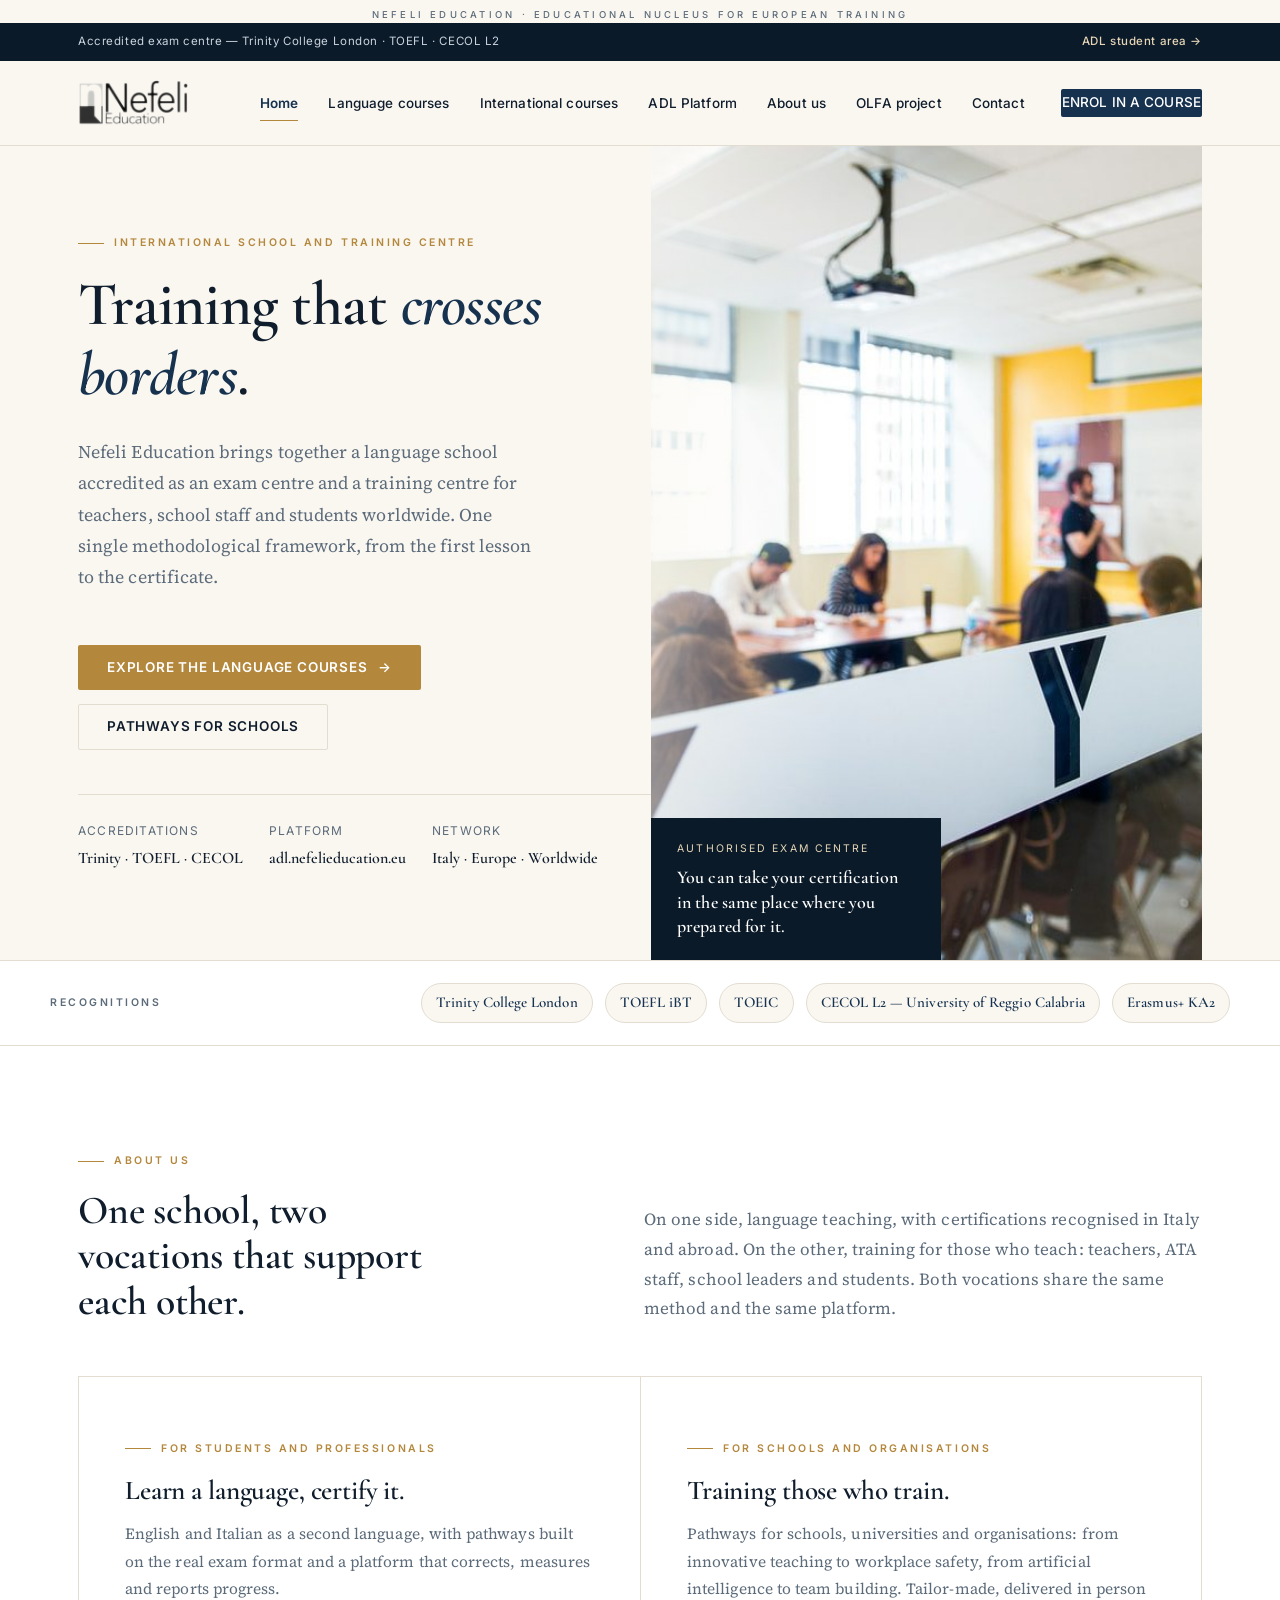
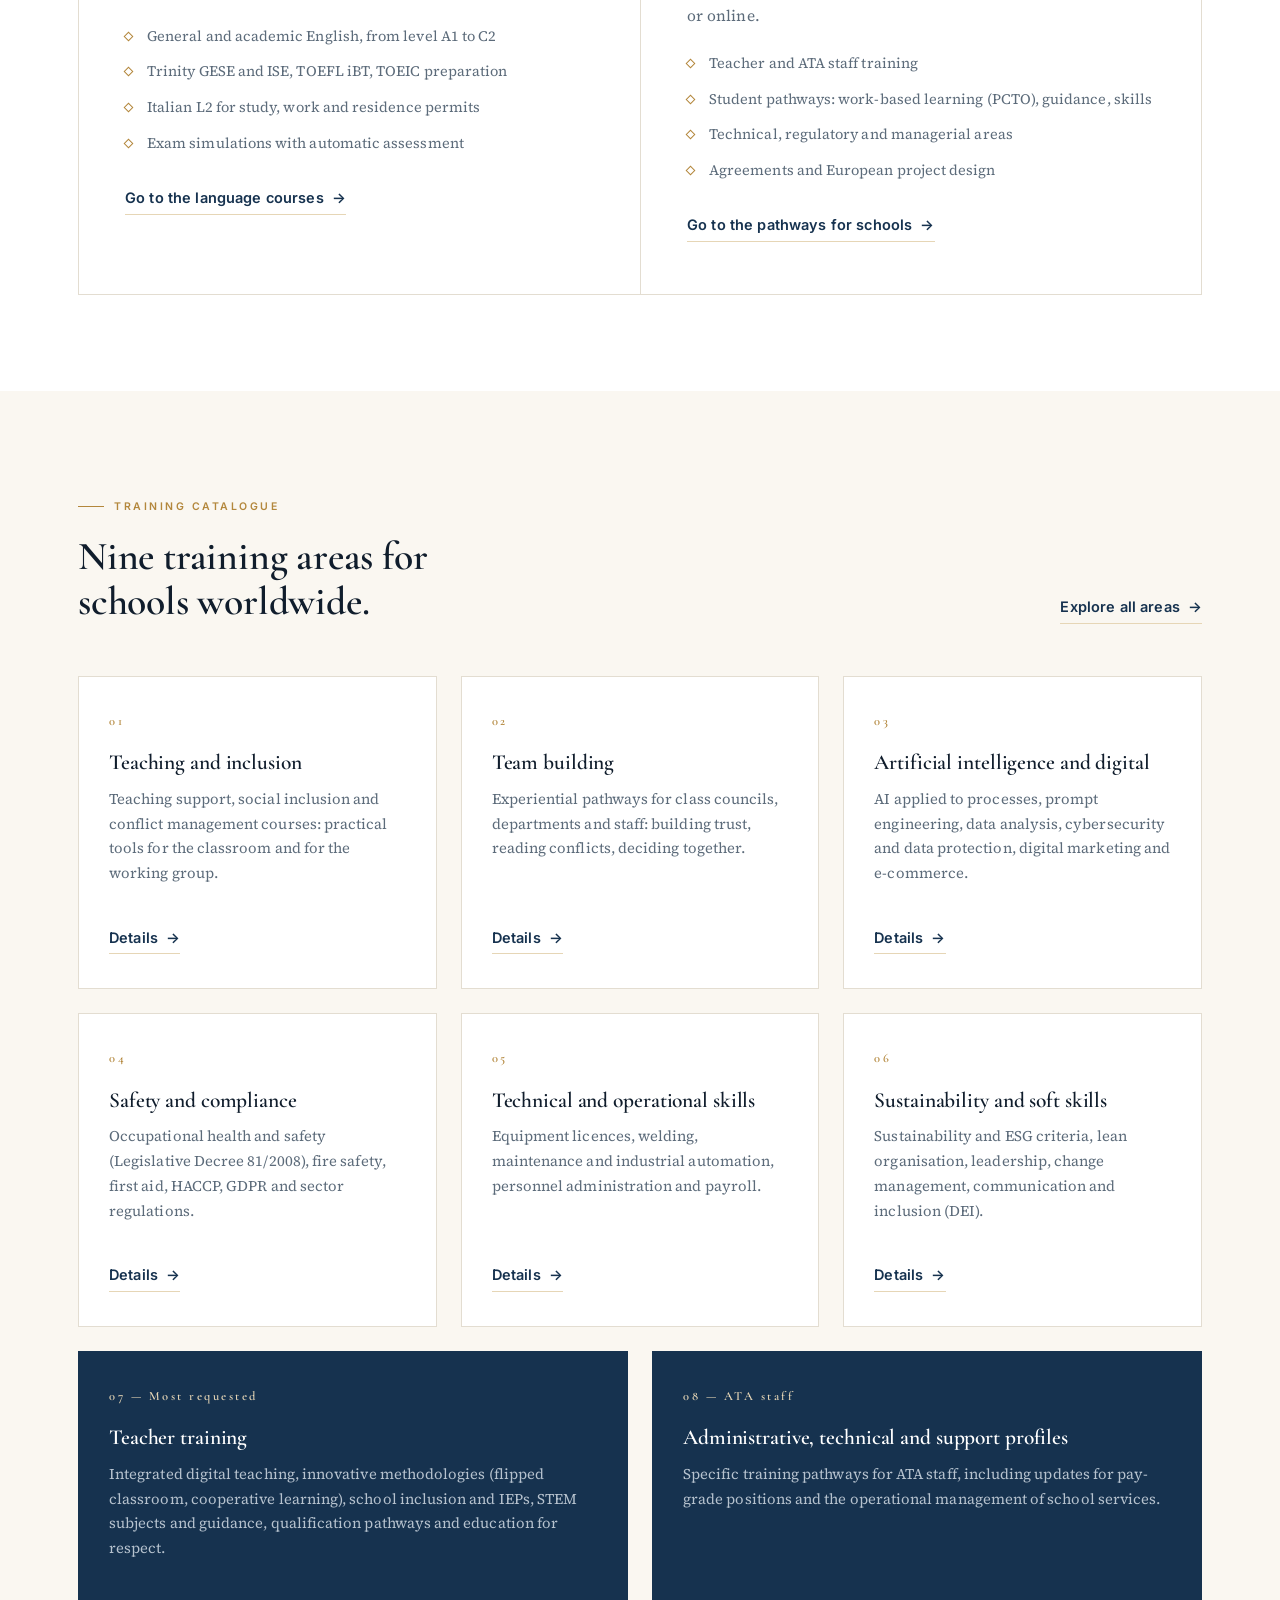
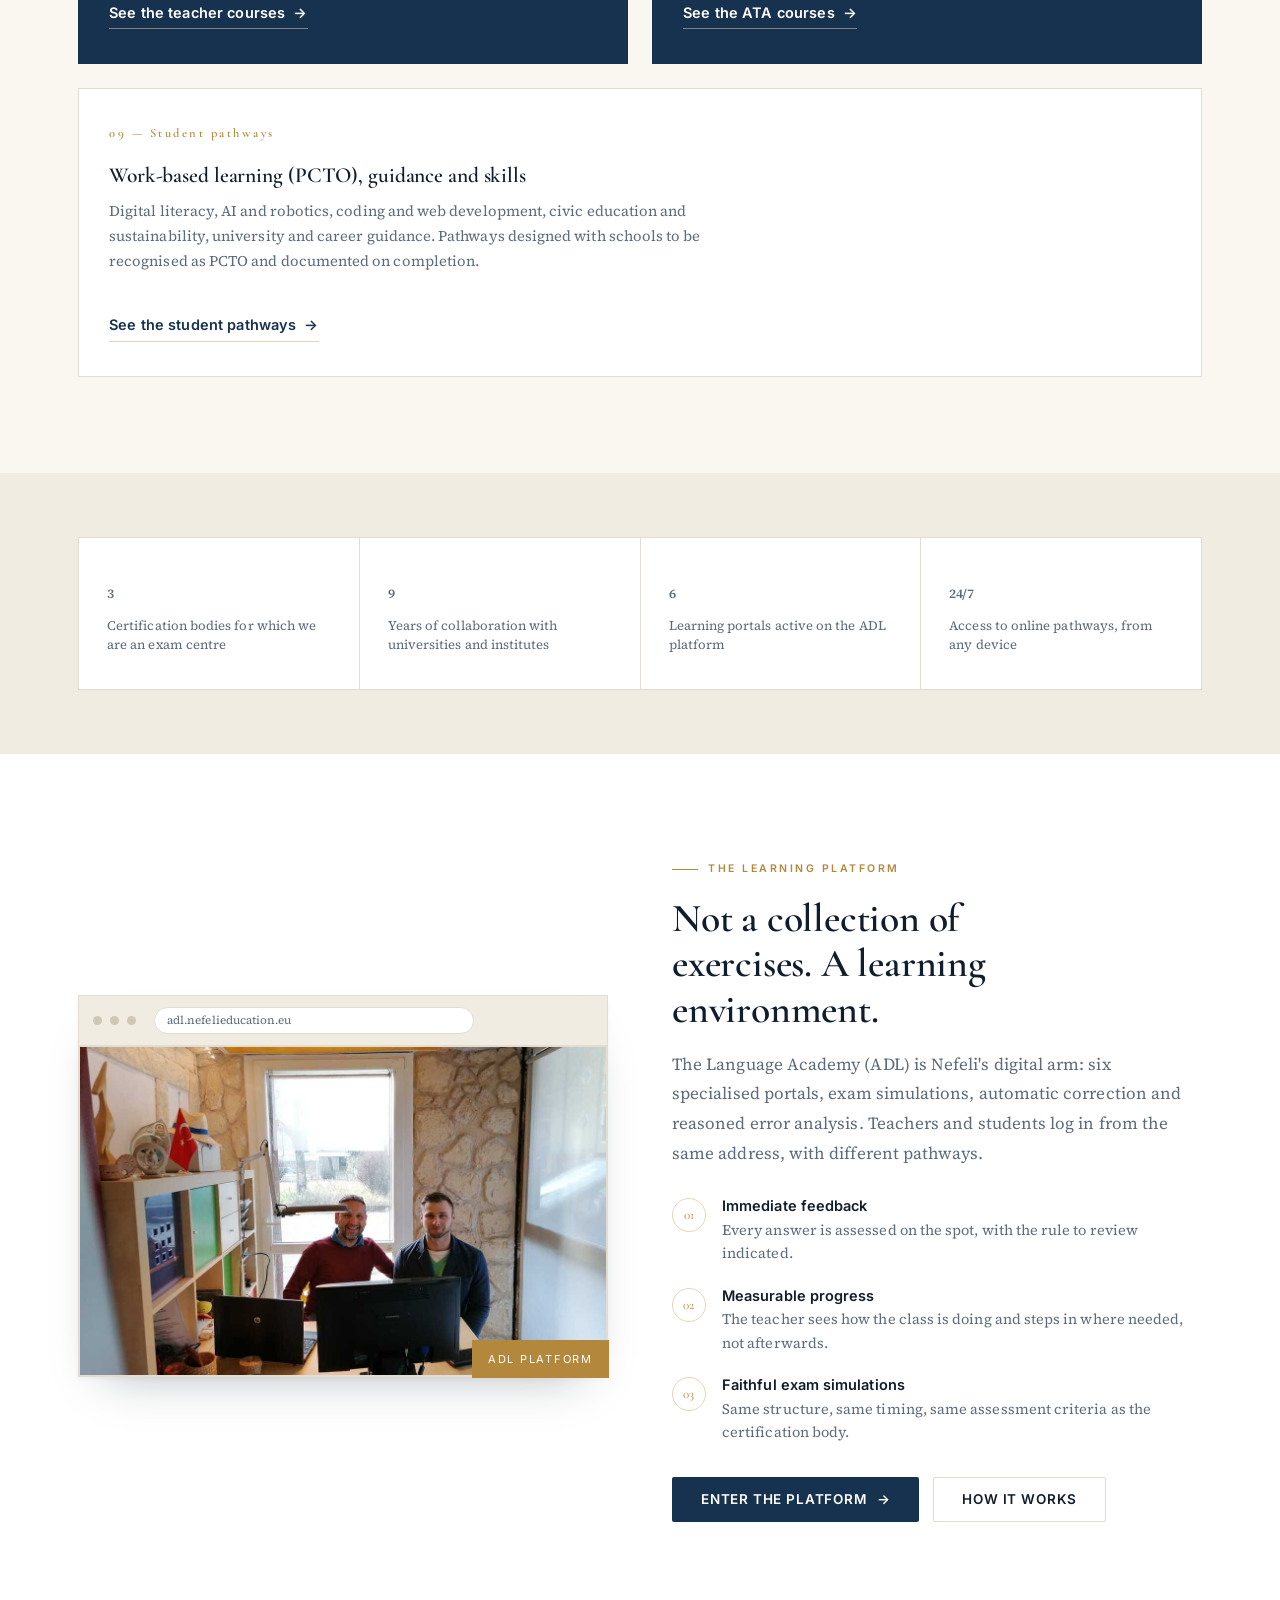
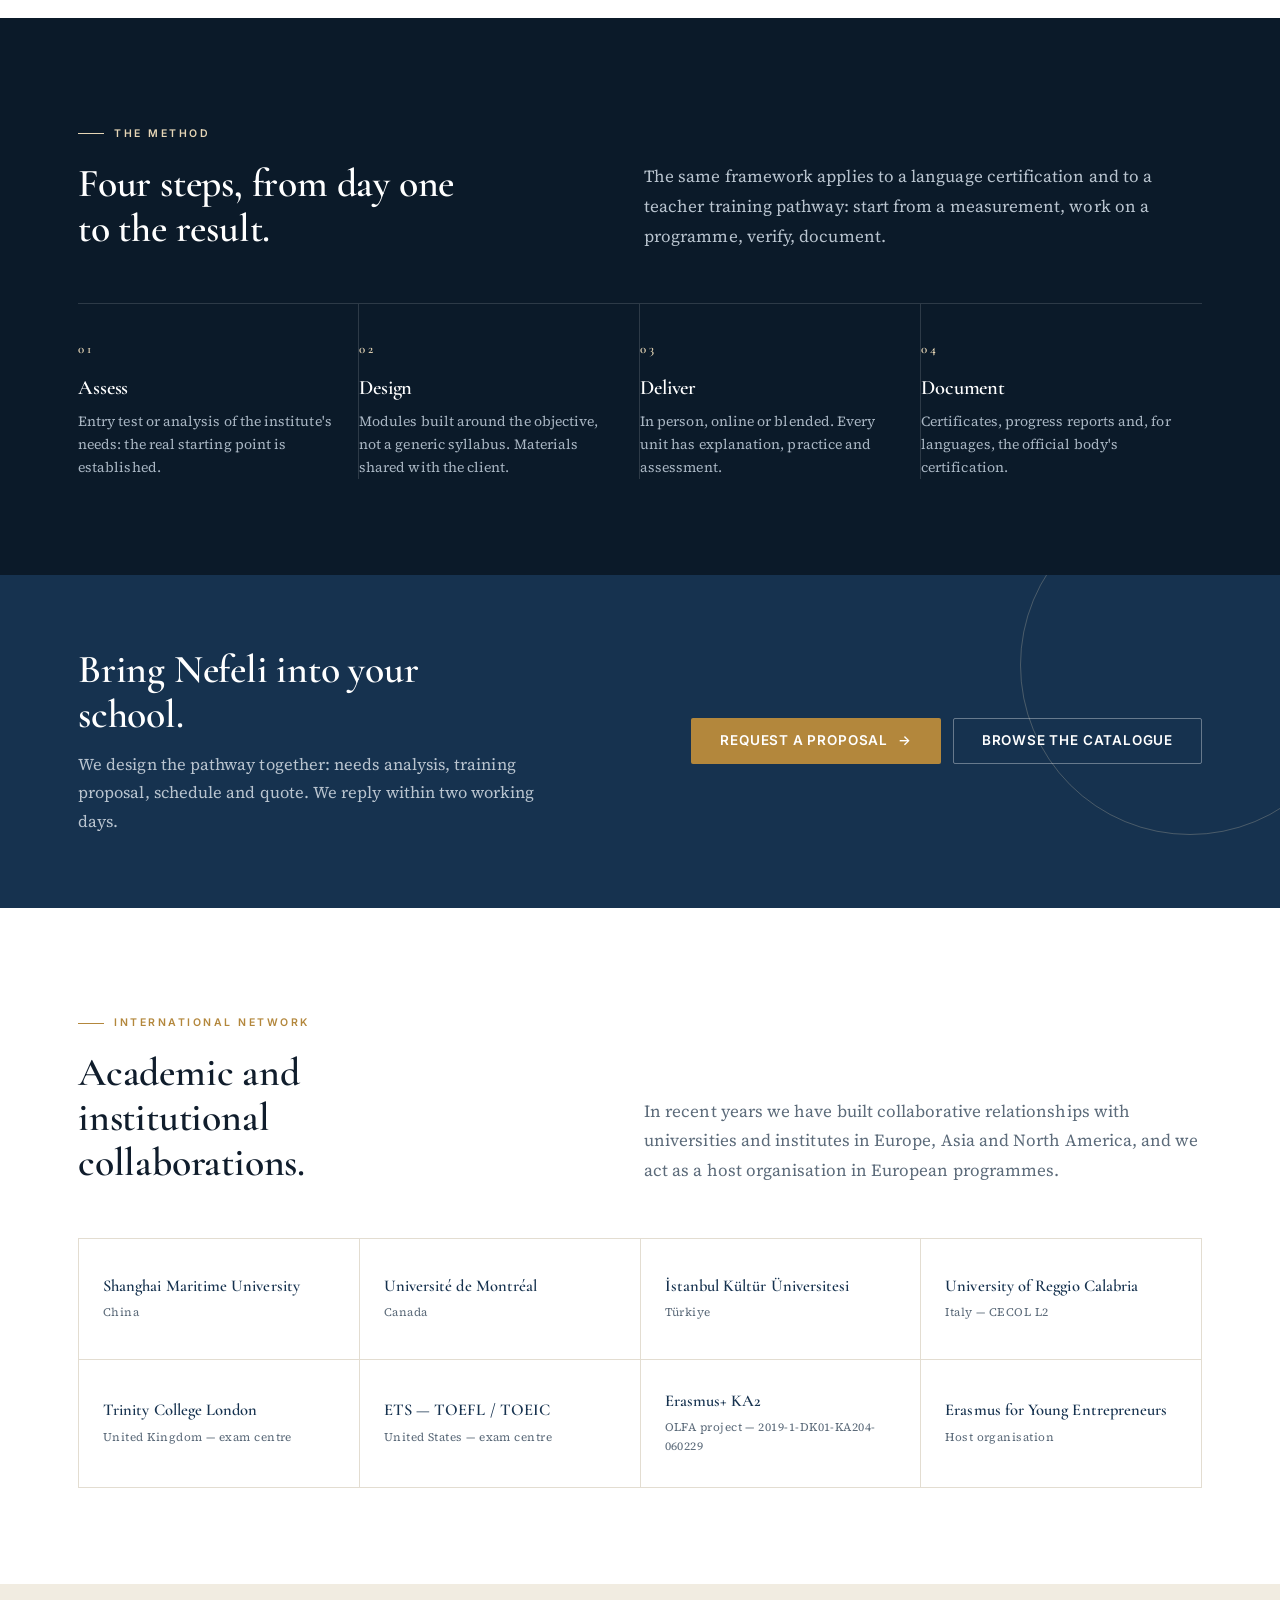
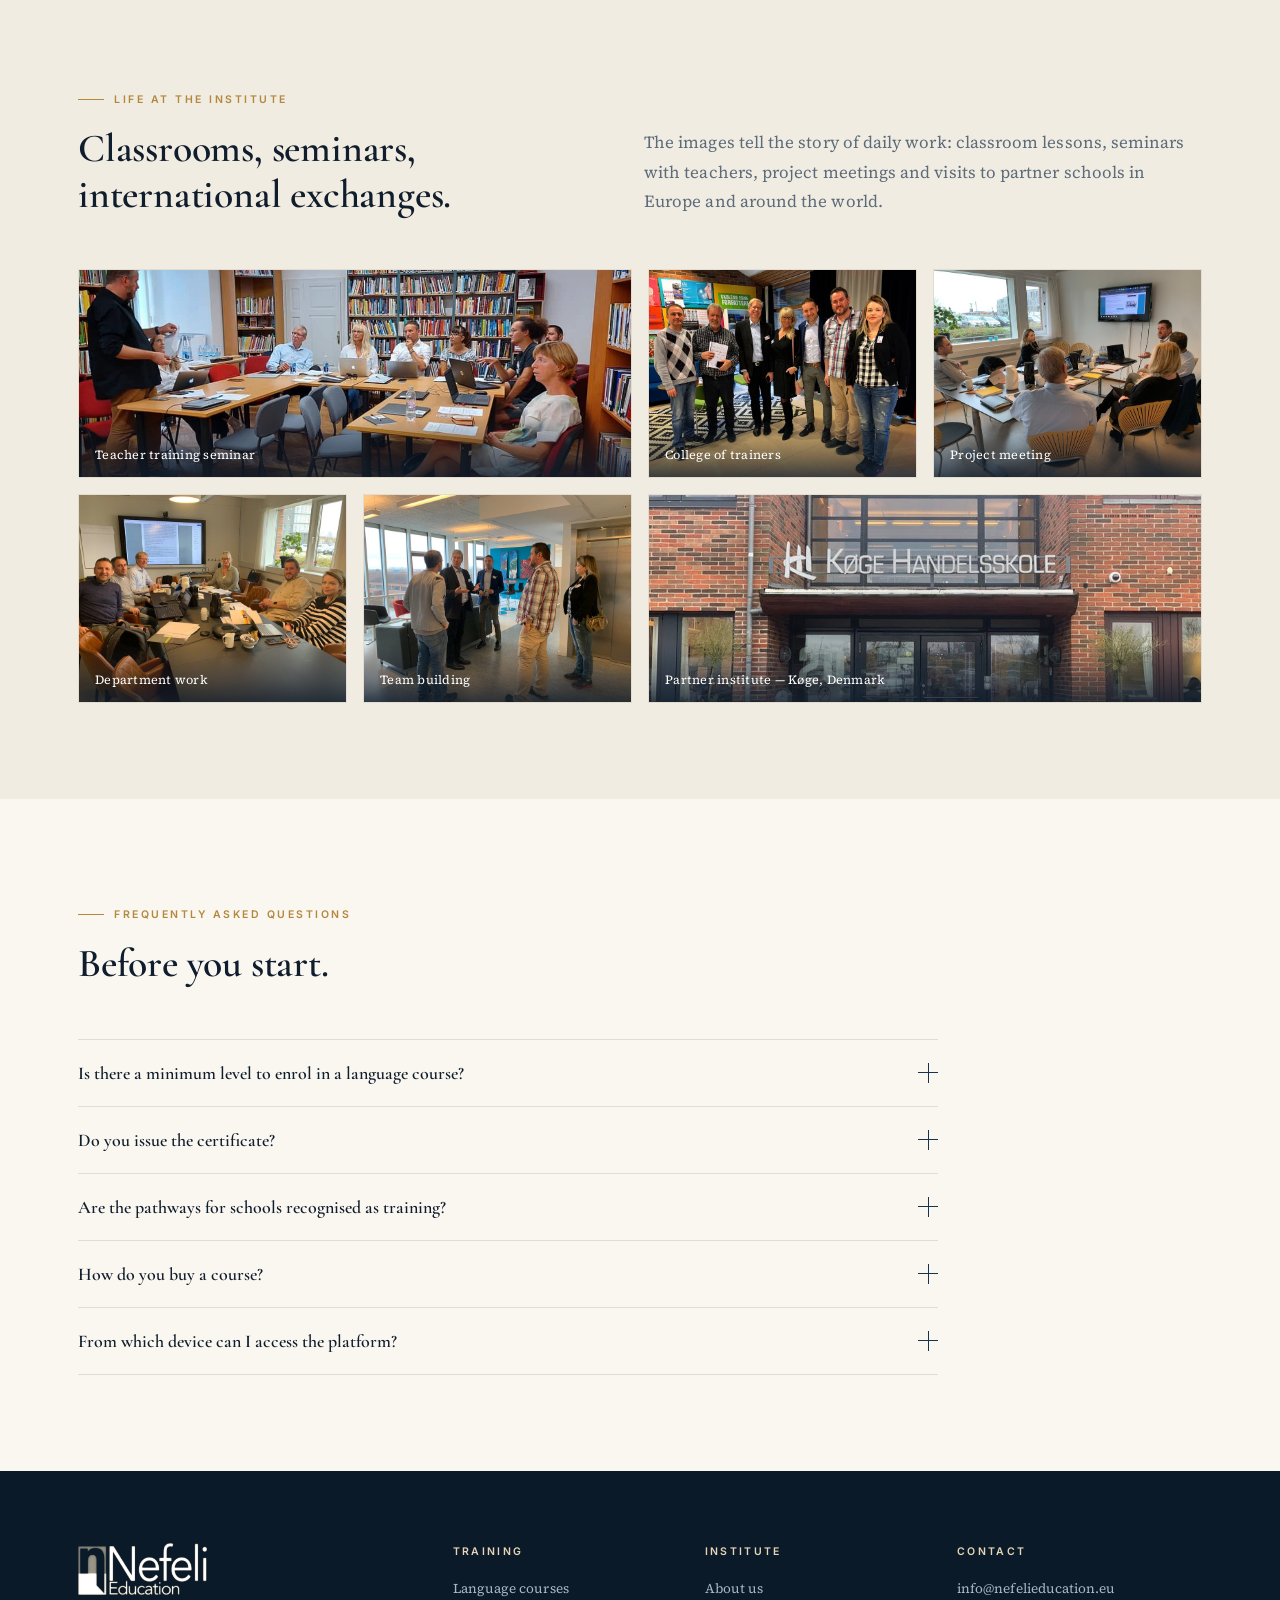
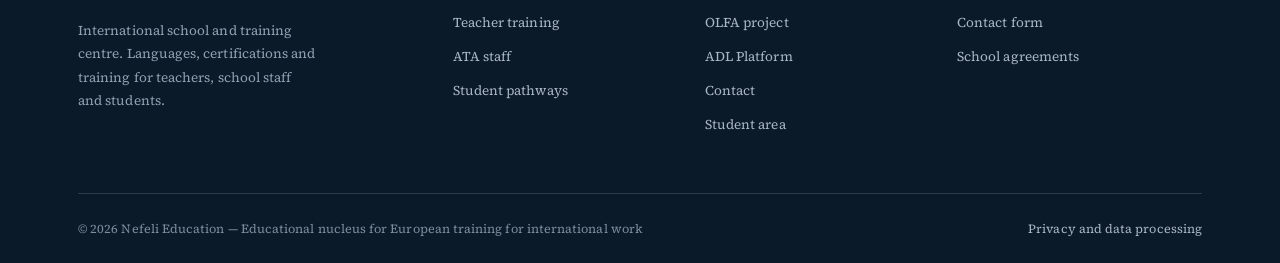
<file: index.html>
<!DOCTYPE html>
<html lang="en">
<head>
<meta charset="utf-8">
<meta name="viewport" content="width=device-width, initial-scale=1">
<title>Nefeli Education — International school and training centre</title>
<meta name="description" content="Nefeli Education is an international school and training centre: English and Italian courses with Trinity, TOEFL and CECOL certification, an online learning platform and training pathways for schools worldwide.">
<meta property="og:title" content="Nefeli Education — International school and training centre">
<meta property="og:description" content="Languages, certifications and training for schools worldwide.">
<meta property="og:type" content="website">
<link rel="preconnect" href="https://fonts.googleapis.com">
<link rel="preconnect" href="https://fonts.gstatic.com" crossorigin>
<link href="https://fonts.googleapis.com/css2?family=Cormorant+Garamond:ital,wght@0,400;0,500;0,600;0,700;1,400;1,500&family=Source+Serif+4:ital,opsz,wght@0,8..60,400;0,8..60,600;0,8..60,700;1,8..60,400&family=Inter:wght@300;400;500;600;700&display=swap" rel="stylesheet">
<link rel="icon" href="favicon.ico" sizes="any">
<link rel="icon" type="image/png" sizes="32x32" href="favicon-32.png">
<link rel="icon" type="image/png" sizes="16x16" href="favicon-16.png">
<link rel="apple-touch-icon" href="apple-touch-icon.png">
<link rel="stylesheet" href="assets/css/style.css">
</head>
<body>

<header class="site-header">
  <div class="topbar">
    <div class="wrap topbar-inner">
      <span>Accredited exam centre — Trinity College London · TOEFL · CECOL L2</span>
      <a href="https://adl.nefelieducation.eu" target="_blank" rel="noopener">ADL student area →</a>
    </div>
  </div>
  <div class="wrap nav-inner">
    <a class="brand" href="index.html" aria-label="Nefeli Education — home">
      <img class="brand-logo" src="images/logo-light.png" alt="Nefeli Education" width="460" height="193">
    </a>
    <button class="nav-toggle" aria-label="Open the menu" aria-expanded="false" aria-controls="mainnav">
      <span></span><span></span><span></span>
    </button>
    <nav class="nav" id="mainnav" aria-label="Main navigation">
      <a href="index.html" class="is-active">Home</a>
      <a href="corsi-lingua.html">Language courses</a>
      <a href="corsi-internazionali.html">International courses</a>
      <a href="piattaforma.html">ADL Platform</a>
      <a href="chi-siamo.html">About us</a>
      <a href="progetto-olfa.html">OLFA project</a>
      <a href="contatti.html">Contact</a>
      <a href="corsi-lingua.html#catalogo" class="btn btn--sm nav-cta">Enrol in a course</a>
    </nav>
  </div>
</header>

<main>

  <!-- HERO -->
  <section class="hero">
    <div class="wrap hero-grid">
      <div class="hero-copy">
        <span class="eyebrow">International school and training centre</span>
        <h1>Training that <em>crosses borders</em>.</h1>
        <p class="lede">Nefeli Education brings together a language school accredited as an exam centre and a training centre for teachers, school staff and students worldwide. One single methodological framework, from the first lesson to the certificate.</p>
        <div class="hero-actions">
          <a href="corsi-lingua.html#catalogo" class="btn btn--gold">Explore the language courses <span class="arw">→</span></a>
          <a href="corsi-internazionali.html" class="btn btn--ghost">Pathways for schools</a>
        </div>
        <div class="hero-meta">
          <div>Accreditations<strong>Trinity · TOEFL · CECOL</strong></div>
          <div>Platform<strong>adl.nefelieducation.eu</strong></div>
          <div>Network<strong>Italy · Europe · Worldwide</strong></div>
        </div>
      </div>
      <div class="hero-media">
        <img src="images/photo_classroom.jpg" alt="International students during a lesson in the classroom" width="1100" height="732" fetchpriority="high">
        <div class="hero-badge">
          <span>Authorised exam centre</span>
          <strong>You can take your certification in the same place where you prepared for it.</strong>
        </div>
      </div>
    </div>
  </section>

  <!-- ACCREDITATIONS -->
  <div class="accred">
    <div class="wrap accred-inner">
      <span class="accred-label">Recognitions</span>
      <div class="accred-list">
        <span class="accred-item">Trinity College London</span>
        <span class="accred-item">TOEFL iBT</span>
        <span class="accred-item">TOEIC</span>
        <span class="accred-item">CECOL L2 — University of Reggio Calabria</span>
        <span class="accred-item">Erasmus+ KA2</span>
      </div>
    </div>
  </div>

  <!-- TWO VOCATIONS -->
  <section class="section section--paper">
    <div class="wrap">
      <div class="sec-head reveal">
        <div>
          <span class="eyebrow">About us</span>
          <h2 class="h-sec">One school, two vocations that support each other.</h2>
        </div>
        <p class="lede">On one side, language teaching, with certifications recognised in Italy and abroad. On the other, training for those who teach: teachers, ATA staff, school leaders and students. Both vocations share the same method and the same platform.</p>
      </div>

      <div class="audience reveal">
        <div class="aud">
          <span class="eyebrow">For students and professionals</span>
          <h3>Learn a language, certify it.</h3>
          <p class="lede" style="font-size:15.5px">English and Italian as a second language, with pathways built on the real exam format and a platform that corrects, measures and reports progress.</p>
          <ul>
            <li>General and academic English, from level A1 to C2</li>
            <li>Trinity GESE and ISE, TOEFL iBT, TOEIC preparation</li>
            <li>Italian L2 for study, work and residence permits</li>
            <li>Exam simulations with automatic assessment</li>
          </ul>
          <a href="corsi-lingua.html" class="link-arrow">Go to the language courses <span>→</span></a>
        </div>
        <div class="aud">
          <span class="eyebrow">For schools and organisations</span>
          <h3>Training those who train.</h3>
          <p class="lede" style="font-size:15.5px">Pathways for schools, universities and organisations: from innovative teaching to workplace safety, from artificial intelligence to team building. Tailor-made, delivered in person or online.</p>
          <ul>
            <li>Teacher and ATA staff training</li>
            <li>Student pathways: work-based learning (PCTO), guidance, skills</li>
            <li>Technical, regulatory and managerial areas</li>
            <li>Agreements and European project design</li>
          </ul>
          <a href="corsi-internazionali.html" class="link-arrow">Go to the pathways for schools <span>→</span></a>
        </div>
      </div>
    </div>
  </section>

  <!-- PATHWAYS FOR SCHOOLS -->
  <section class="section">
    <div class="wrap">
      <div class="sec-head reveal">
        <div>
          <span class="eyebrow">Training catalogue</span>
          <h2 class="h-sec">Nine training areas for schools worldwide.</h2>
        </div>
        <a href="corsi-internazionali.html" class="link-arrow">Explore all areas <span>→</span></a>
      </div>

      <div class="grid g3">
        <article class="card reveal">
          <span class="num">01</span>
          <h3>Teaching and inclusion</h3>
          <p>Teaching support, social inclusion and conflict management courses: practical tools for the classroom and for the working group.</p>
          <div class="card-foot"><a href="corsi-internazionali.html#didattica" class="link-arrow">Details <span>→</span></a></div>
        </article>
        <article class="card reveal">
          <span class="num">02</span>
          <h3>Team building</h3>
          <p>Experiential pathways for class councils, departments and staff: building trust, reading conflicts, deciding together.</p>
          <div class="card-foot"><a href="corsi-internazionali.html#team-building" class="link-arrow">Details <span>→</span></a></div>
        </article>
        <article class="card reveal">
          <span class="num">03</span>
          <h3>Artificial intelligence and digital</h3>
          <p>AI applied to processes, prompt engineering, data analysis, cybersecurity and data protection, digital marketing and e-commerce.</p>
          <div class="card-foot"><a href="corsi-internazionali.html#ai-digitale" class="link-arrow">Details <span>→</span></a></div>
        </article>
        <article class="card reveal">
          <span class="num">04</span>
          <h3>Safety and compliance</h3>
          <p>Occupational health and safety (Legislative Decree 81/2008), fire safety, first aid, HACCP, GDPR and sector regulations.</p>
          <div class="card-foot"><a href="corsi-internazionali.html#sicurezza" class="link-arrow">Details <span>→</span></a></div>
        </article>
        <article class="card reveal">
          <span class="num">05</span>
          <h3>Technical and operational skills</h3>
          <p>Equipment licences, welding, maintenance and industrial automation, personnel administration and payroll.</p>
          <div class="card-foot"><a href="corsi-internazionali.html#tecniche" class="link-arrow">Details <span>→</span></a></div>
        </article>
        <article class="card reveal">
          <span class="num">06</span>
          <h3>Sustainability and soft skills</h3>
          <p>Sustainability and ESG criteria, lean organisation, leadership, change management, communication and inclusion (DEI).</p>
          <div class="card-foot"><a href="corsi-internazionali.html#sostenibilita" class="link-arrow">Details <span>→</span></a></div>
        </article>
      </div>

      <div class="grid g2" style="margin-top:24px">
        <article class="card card--dark reveal">
          <span class="num">07 — Most requested</span>
          <h3>Teacher training</h3>
          <p>Integrated digital teaching, innovative methodologies (flipped classroom, cooperative learning), school inclusion and IEPs, STEM subjects and guidance, qualification pathways and education for respect.</p>
          <div class="card-foot"><a href="corsi-internazionali.html#docenti" class="link-arrow" style="color:#fff;border-color:rgba(230,214,182,.5)">See the teacher courses <span>→</span></a></div>
        </article>
        <article class="card card--dark reveal">
          <span class="num">08 — ATA staff</span>
          <h3>Administrative, technical and support profiles</h3>
          <p>Specific training pathways for ATA staff, including updates for pay-grade positions and the operational management of school services.</p>
          <div class="card-foot"><a href="corsi-internazionali.html#ata" class="link-arrow" style="color:#fff;border-color:rgba(230,214,182,.5)">See the ATA courses <span>→</span></a></div>
        </article>
      </div>

      <div class="grid g2" style="margin-top:24px">
        <article class="card reveal" style="grid-column:1/-1">
          <span class="num">09 — Student pathways</span>
          <h3>Work-based learning (PCTO), guidance and skills</h3>
          <p style="max-width:80ch">Digital literacy, AI and robotics, coding and web development, civic education and sustainability, university and career guidance. Pathways designed with schools to be recognised as PCTO and documented on completion.</p>
          <div class="card-foot"><a href="corsi-internazionali.html#studenti" class="link-arrow">See the student pathways <span>→</span></a></div>
        </article>
      </div>
    </div>
  </section>

  <!-- STATS -->
  <section class="section--tight section--sand">
    <div class="wrap">
      <div class="stats reveal">
        <div class="stat"><b><span data-count="3">0</span></b><span>Certification bodies for which we are an exam centre</span></div>
        <div class="stat"><b><span data-count="9">0</span></b><span>Years of collaboration with universities and institutes</span></div>
        <div class="stat"><b><span data-count="6">0</span></b><span>Learning portals active on the ADL platform</span></div>
        <div class="stat"><b><span data-count="24" data-suffix="/7">0</span></b><span>Access to online pathways, from any device</span></div>
      </div>
    </div>
  </section>

  <!-- PLATFORM -->
  <section class="section section--paper">
    <div class="wrap split">
      <div class="split-media reveal">
        <div class="browser-mock">
          <div class="browser-bar"><i></i><i></i><i></i><span class="url">adl.nefelieducation.eu</span></div>
          <div class="browser-body"><img src="images/photo_online.jpg" alt="Two people at a computer following a pathway on the online learning platform" width="1067" height="800" loading="lazy"></div>
        </div>
        <span class="frame-tag">ADL Platform</span>
      </div>
      <div class="reveal">
        <span class="eyebrow">The learning platform</span>
        <h2 class="h-sec">Not a collection of exercises. A learning environment.</h2>
        <p class="lede" style="margin-top:18px">The Language Academy (ADL) is Nefeli's digital arm: six specialised portals, exam simulations, automatic correction and reasoned error analysis. Teachers and students log in from the same address, with different pathways.</p>
        <div class="feature-list">
          <div class="feature">
            <span class="dot">01</span>
            <div><h4>Immediate feedback</h4><p>Every answer is assessed on the spot, with the rule to review indicated.</p></div>
          </div>
          <div class="feature">
            <span class="dot">02</span>
            <div><h4>Measurable progress</h4><p>The teacher sees how the class is doing and steps in where needed, not afterwards.</p></div>
          </div>
          <div class="feature">
            <span class="dot">03</span>
            <div><h4>Faithful exam simulations</h4><p>Same structure, same timing, same assessment criteria as the certification body.</p></div>
          </div>
        </div>
        <div class="hero-actions" style="margin-top:32px">
          <a href="https://adl.nefelieducation.eu" target="_blank" rel="noopener" class="btn">Enter the platform <span class="arw">→</span></a>
          <a href="piattaforma.html" class="btn btn--ghost">How it works</a>
        </div>
      </div>
    </div>
  </section>

  <!-- METHOD -->
  <section class="section section--dark">
    <div class="wrap">
      <div class="sec-head reveal">
        <div>
          <span class="eyebrow">The method</span>
          <h2 class="h-sec">Four steps, from day one to the result.</h2>
        </div>
        <p class="lede">The same framework applies to a language certification and to a teacher training pathway: start from a measurement, work on a programme, verify, document.</p>
      </div>
      <div class="steps reveal">
        <div class="step"><b>01</b><h4>Assess</h4><p>Entry test or analysis of the institute's needs: the real starting point is established.</p></div>
        <div class="step"><b>02</b><h4>Design</h4><p>Modules built around the objective, not a generic syllabus. Materials shared with the client.</p></div>
        <div class="step"><b>03</b><h4>Deliver</h4><p>In person, online or blended. Every unit has explanation, practice and assessment.</p></div>
        <div class="step"><b>04</b><h4>Document</h4><p>Certificates, progress reports and, for languages, the official body's certification.</p></div>
      </div>
    </div>
  </section>

  <!-- BAND -->
  <section class="band">
    <div class="wrap band-inner">
      <div>
        <h2>Bring Nefeli into your school.</h2>
        <p>We design the pathway together: needs analysis, training proposal, schedule and quote. We reply within two working days.</p>
      </div>
      <div class="band-actions">
        <a href="contatti.html" class="btn btn--gold">Request a proposal <span class="arw">→</span></a>
        <a href="corsi-internazionali.html" class="btn btn--outline-light">Browse the catalogue</a>
      </div>
    </div>
  </section>

  <!-- PARTNERS -->
  <section class="section section--paper">
    <div class="wrap">
      <div class="sec-head reveal">
        <div>
          <span class="eyebrow">International network</span>
          <h2 class="h-sec">Academic and institutional collaborations.</h2>
        </div>
        <p class="lede">In recent years we have built collaborative relationships with universities and institutes in Europe, Asia and North America, and we act as a host organisation in European programmes.</p>
      </div>
      <div class="partners reveal">
        <div class="partner"><strong>Shanghai Maritime University</strong><span>China</span></div>
        <div class="partner"><strong>Université de Montréal</strong><span>Canada</span></div>
        <div class="partner"><strong>İstanbul Kültür Üniversitesi</strong><span>Türkiye</span></div>
        <div class="partner"><strong>University of Reggio Calabria</strong><span>Italy — CECOL L2</span></div>
        <div class="partner"><strong>Trinity College London</strong><span>United Kingdom — exam centre</span></div>
        <div class="partner"><strong>ETS — TOEFL / TOEIC</strong><span>United States — exam centre</span></div>
        <div class="partner"><strong>Erasmus+ KA2</strong><span>OLFA project — 2019-1-DK01-KA204-060229</span></div>
        <div class="partner"><strong>Erasmus for Young Entrepreneurs</strong><span>Host organisation</span></div>
      </div>
    </div>
  </section>

  <!-- GALLERY -->
  <section class="section section--sand">
    <div class="wrap">
      <div class="sec-head reveal">
        <div>
          <span class="eyebrow">Life at the institute</span>
          <h2 class="h-sec">Classrooms, seminars, international exchanges.</h2>
        </div>
        <p class="lede">The images tell the story of daily work: classroom lessons, seminars with teachers, project meetings and visits to partner schools in Europe and around the world.</p>
      </div>
      <div class="gallery reveal">
        <figure class="g-item g-item--wide">
          <img src="images/photo_seminar.jpg" alt="Seminar with teachers in the library" width="960" height="684" loading="lazy">
          <figcaption>Teacher training seminar</figcaption>
        </figure>
        <figure class="g-item">
          <img src="images/photo_community.jpg" alt="Group of teachers and trainers gathered together" width="800" height="605" loading="lazy">
          <figcaption>College of trainers</figcaption>
        </figure>
        <figure class="g-item">
          <img src="images/photo_meeting.jpg" alt="Project meeting with a presentation" width="800" height="600" loading="lazy">
          <figcaption>Project meeting</figcaption>
        </figure>
        <figure class="g-item">
          <img src="images/photo_teachers.jpg" alt="Department gathered around a work table" width="800" height="600" loading="lazy">
          <figcaption>Department work</figcaption>
        </figure>
        <figure class="g-item">
          <img src="images/photo_team.jpg" alt="Working group in informal conversation" width="800" height="600" loading="lazy">
          <figcaption>Team building</figcaption>
        </figure>
        <figure class="g-item g-item--wide">
          <img src="images/photo_campus.jpg" alt="Entrance of a partner institute abroad" width="800" height="600" loading="lazy">
          <figcaption>Partner institute — Køge, Denmark</figcaption>
        </figure>
      </div>
    </div>
  </section>

  <!-- FAQ -->
  <section class="section">
    <div class="wrap">
      <div class="sec-head reveal">
        <div>
          <span class="eyebrow">Frequently asked questions</span>
          <h2 class="h-sec">Before you start.</h2>
        </div>
      </div>
      <div class="faq reveal" data-acc>
        <div class="faq-item">
          <button class="faq-q" aria-expanded="false">Is there a minimum level to enrol in a language course?<span class="plus"></span></button>
          <div class="faq-a"><p>No. The entry test is precisely there to understand where you are starting from: you can begin from zero and the pathway will offer you the modules suited to your level, moving you up gradually.</p></div>
        </div>
        <div class="faq-item">
          <button class="faq-q" aria-expanded="false">Do you issue the certificate?<span class="plus"></span></button>
          <div class="faq-a"><p>No, and this matters: Nefeli prepares you for the exam, but the certification is issued by the official body (Trinity College London, ETS for TOEFL and TOEIC, the certifying body for Italian L2). We are an authorised exam centre: you can take the test here, in the same place where you prepared.</p></div>
        </div>
        <div class="faq-item">
          <button class="faq-q" aria-expanded="false">Are the pathways for schools recognised as training?<span class="plus"></span></button>
          <div class="faq-a"><p>Every pathway is designed with the commissioning institute and documented with a certificate of attendance and, where provided, with the certification or update required by the applicable regulations. For student pathways, a PCTO agreement can be activated.</p></div>
        </div>
        <div class="faq-item">
          <button class="faq-q" aria-expanded="false">How do you buy a course?<span class="plus"></span></button>
          <div class="faq-a"><p>From the catalogue, choose the course, press “Enrol” and complete the enrolment request. The office confirms availability and sends payment instructions (bank transfer or card). Platform access is activated once payment is confirmed.</p></div>
        </div>
        <div class="faq-item">
          <button class="faq-q" aria-expanded="false">From which device can I access the platform?<span class="plus"></span></button>
          <div class="faq-a"><p>From a computer, tablet or smartphone. All you need is an internet connection: your progress is saved and you can pick up where you left off from any device.</p></div>
        </div>
      </div>
    </div>
  </section>

</main>

<footer class="site-footer">
  <div class="wrap">
    <div class="footer-grid">
      <div class="footer-brand">
        <a class="brand" href="index.html">
          <img class="brand-logo brand-logo--dark" src="images/logo-dark.png" alt="Nefeli Education" width="460" height="185">
        </a>
        <p>International school and training centre. Languages, certifications and training for teachers, school staff and students.</p>
      </div>
      <div>
        <h5>Training</h5>
        <div class="footer-links">
          <a href="corsi-lingua.html">Language courses</a>
          <a href="corsi-internazionali.html#docenti">Teacher training</a>
          <a href="corsi-internazionali.html#ata">ATA staff</a>
          <a href="corsi-internazionali.html#studenti">Student pathways</a>
        </div>
      </div>
      <div>
        <h5>Institute</h5>
        <div class="footer-links">
          <a href="chi-siamo.html">About us</a>
          <a href="progetto-olfa.html">OLFA project</a>
          <a href="piattaforma.html">ADL Platform</a>
          <a href="contatti.html">Contact</a>
          <a href="https://adl.nefelieducation.eu" target="_blank" rel="noopener">Student area</a>
        </div>
      </div>
      <div>
        <h5>Contact</h5>
        <div class="footer-links">
          <a href="mailto:info@nefelieducation.eu">info@nefelieducation.eu</a>
          <a href="contatti.html">Contact form</a>
          <a href="contatti.html#scuole">School agreements</a>
        </div>
      </div>
    </div>
    <div class="footer-bottom">
      <span>© <span data-year>2026</span> Nefeli Education — Educational nucleus for European training for international work</span>
      <span><a href="contatti.html">Privacy and data processing</a></span>
    </div>
  </div>
</footer>

<script src="assets/js/site.js"></script>
</body>
</html>
</file>
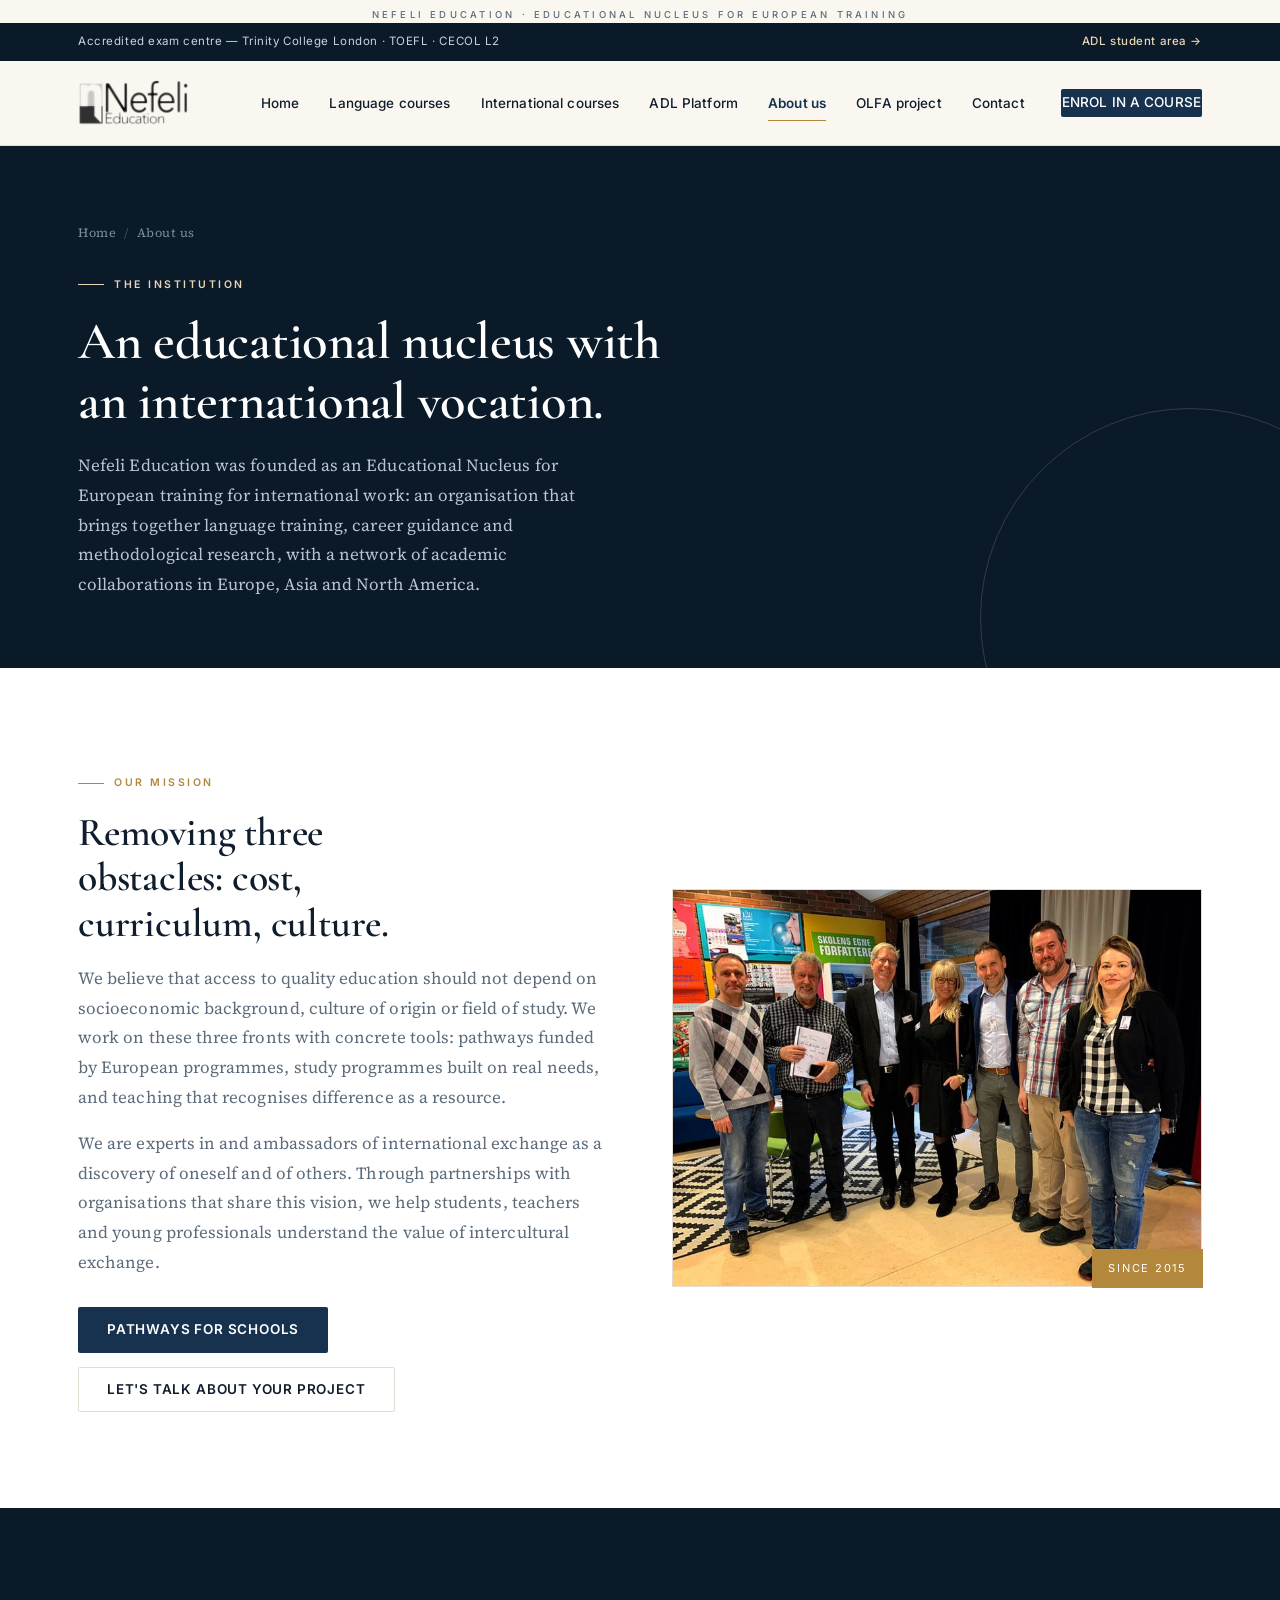
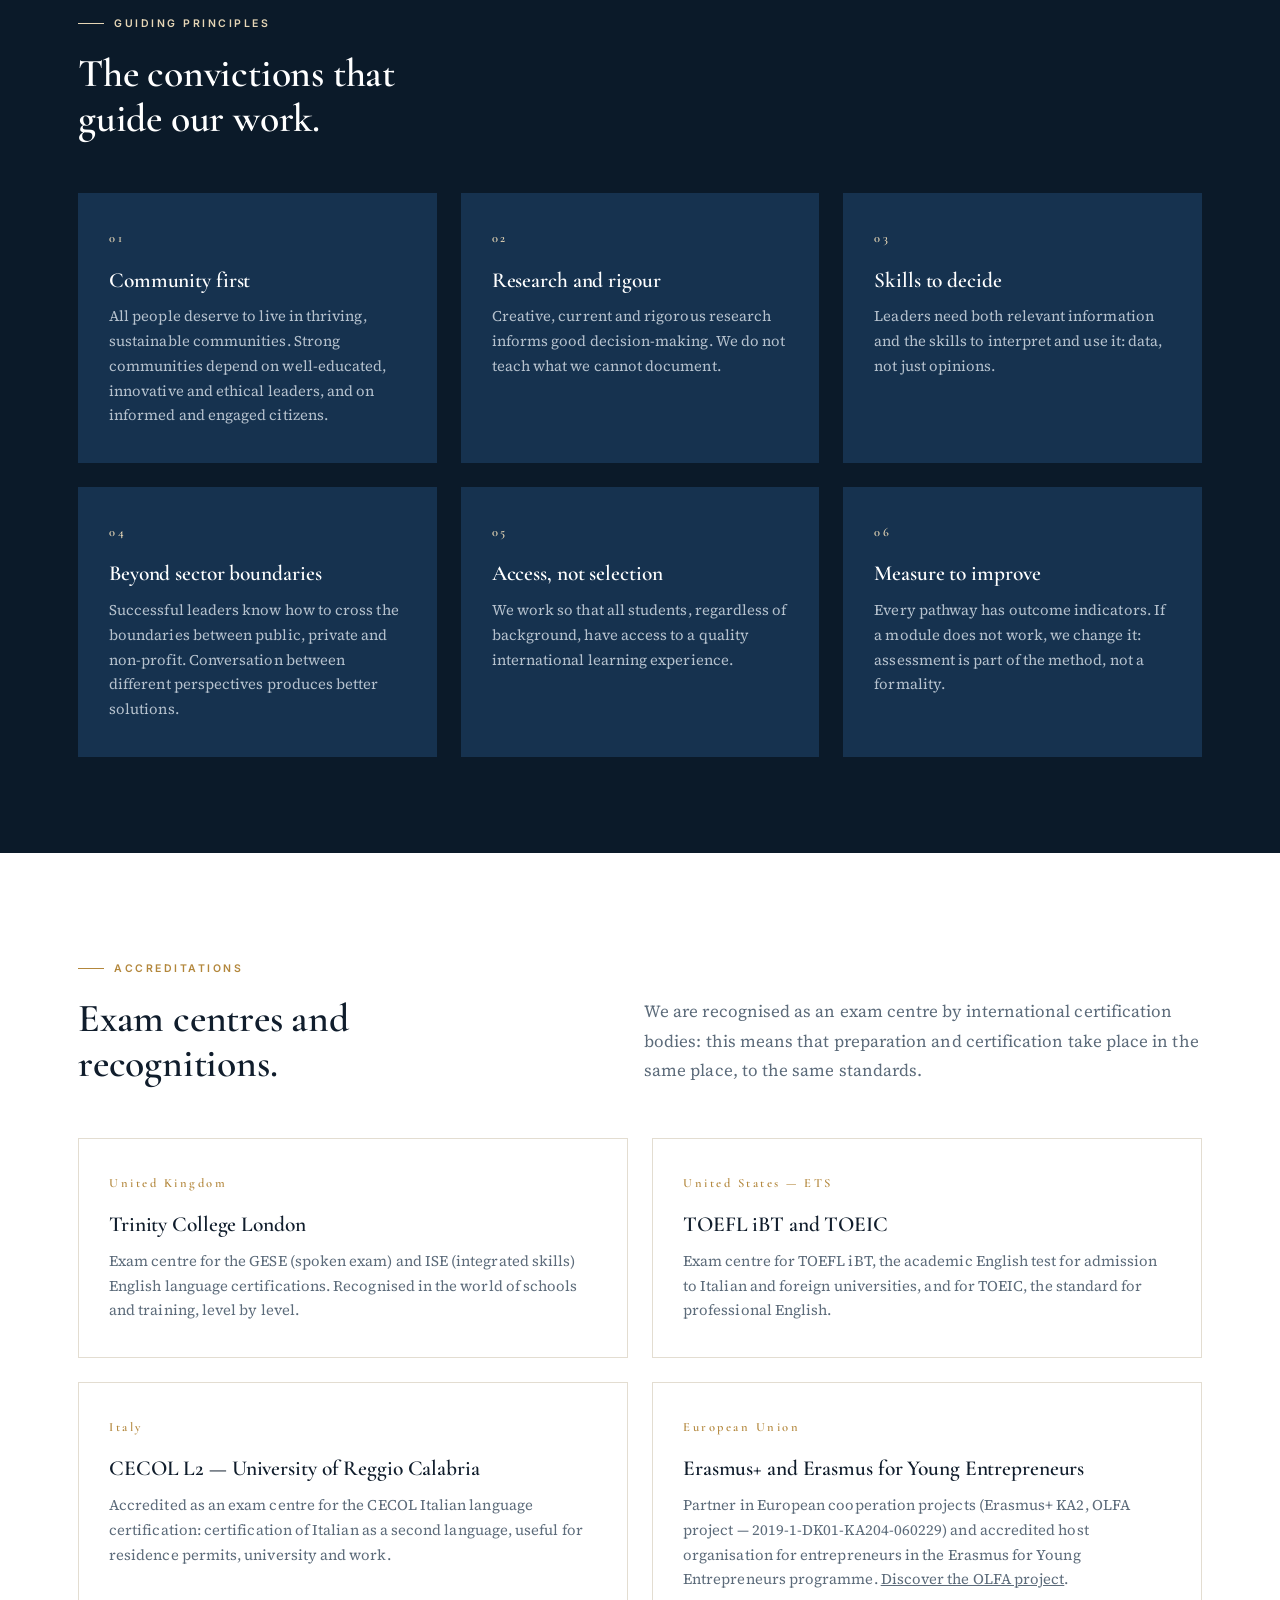
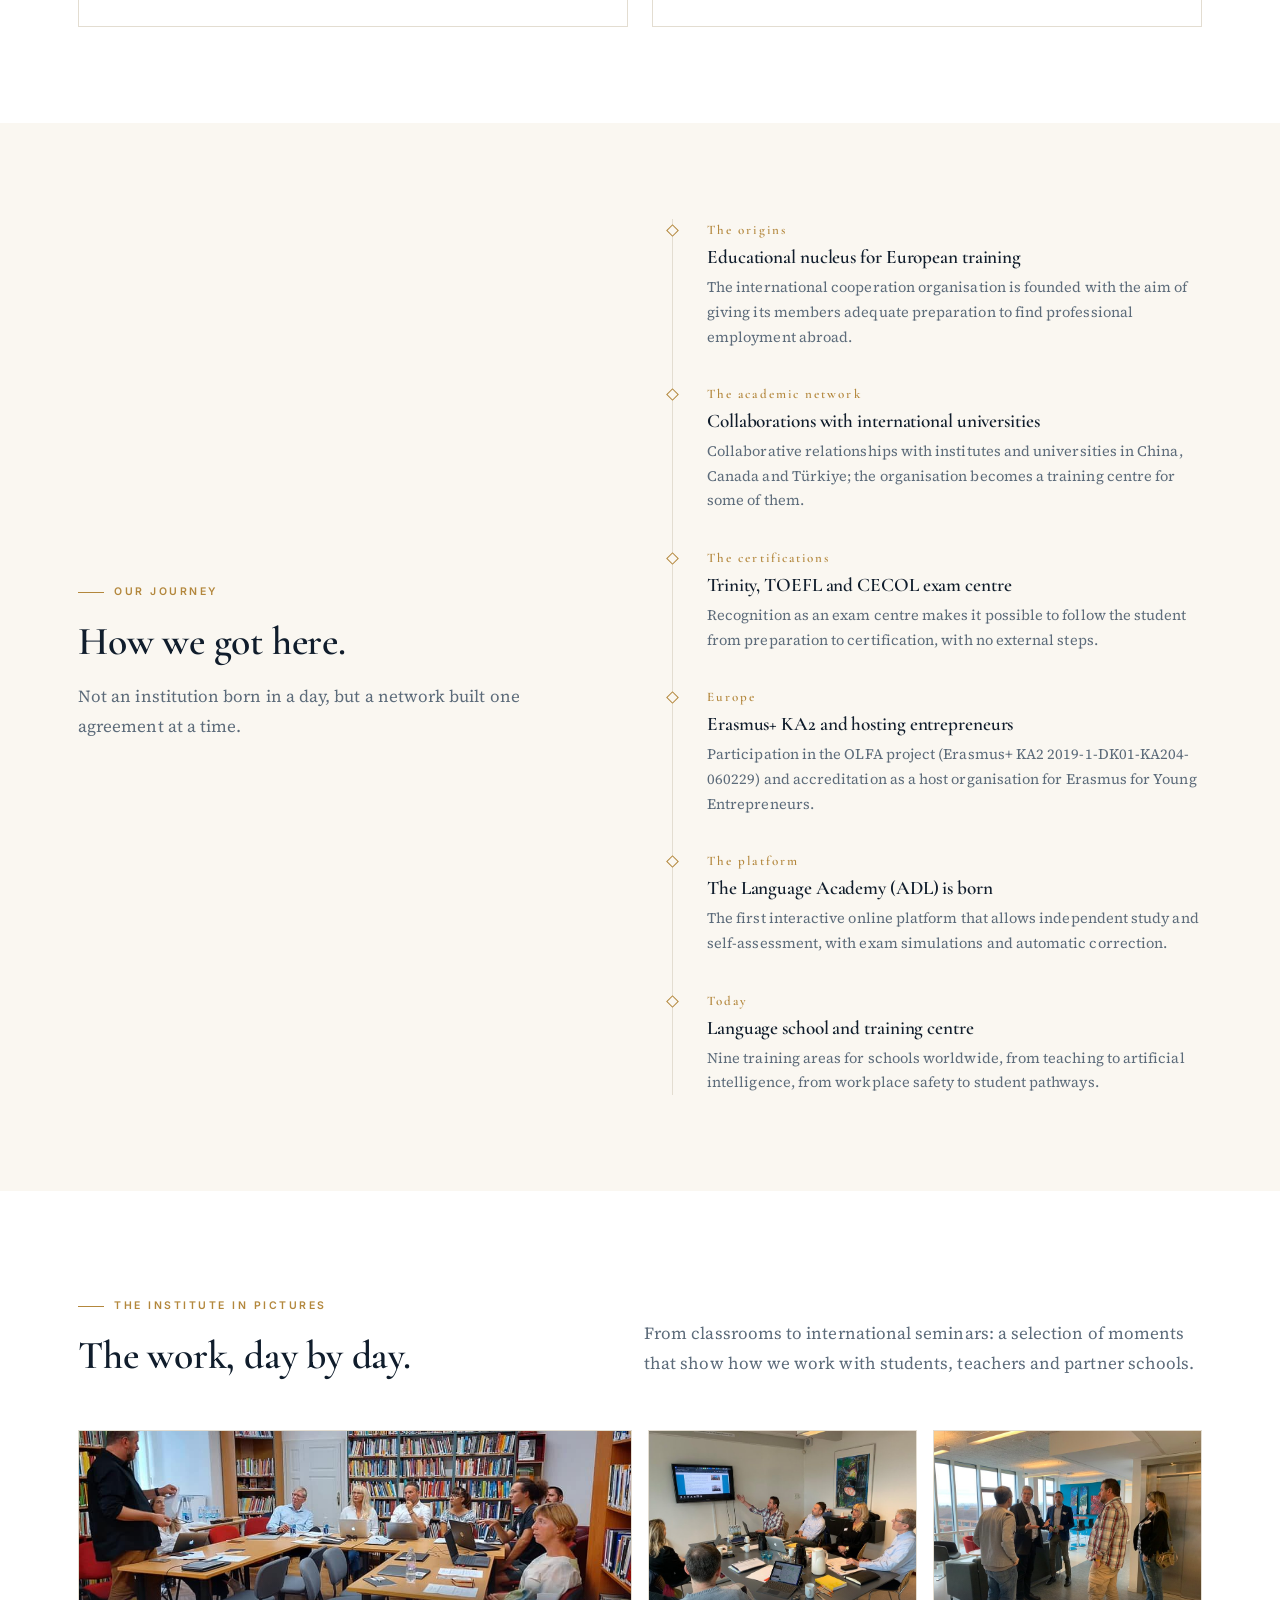
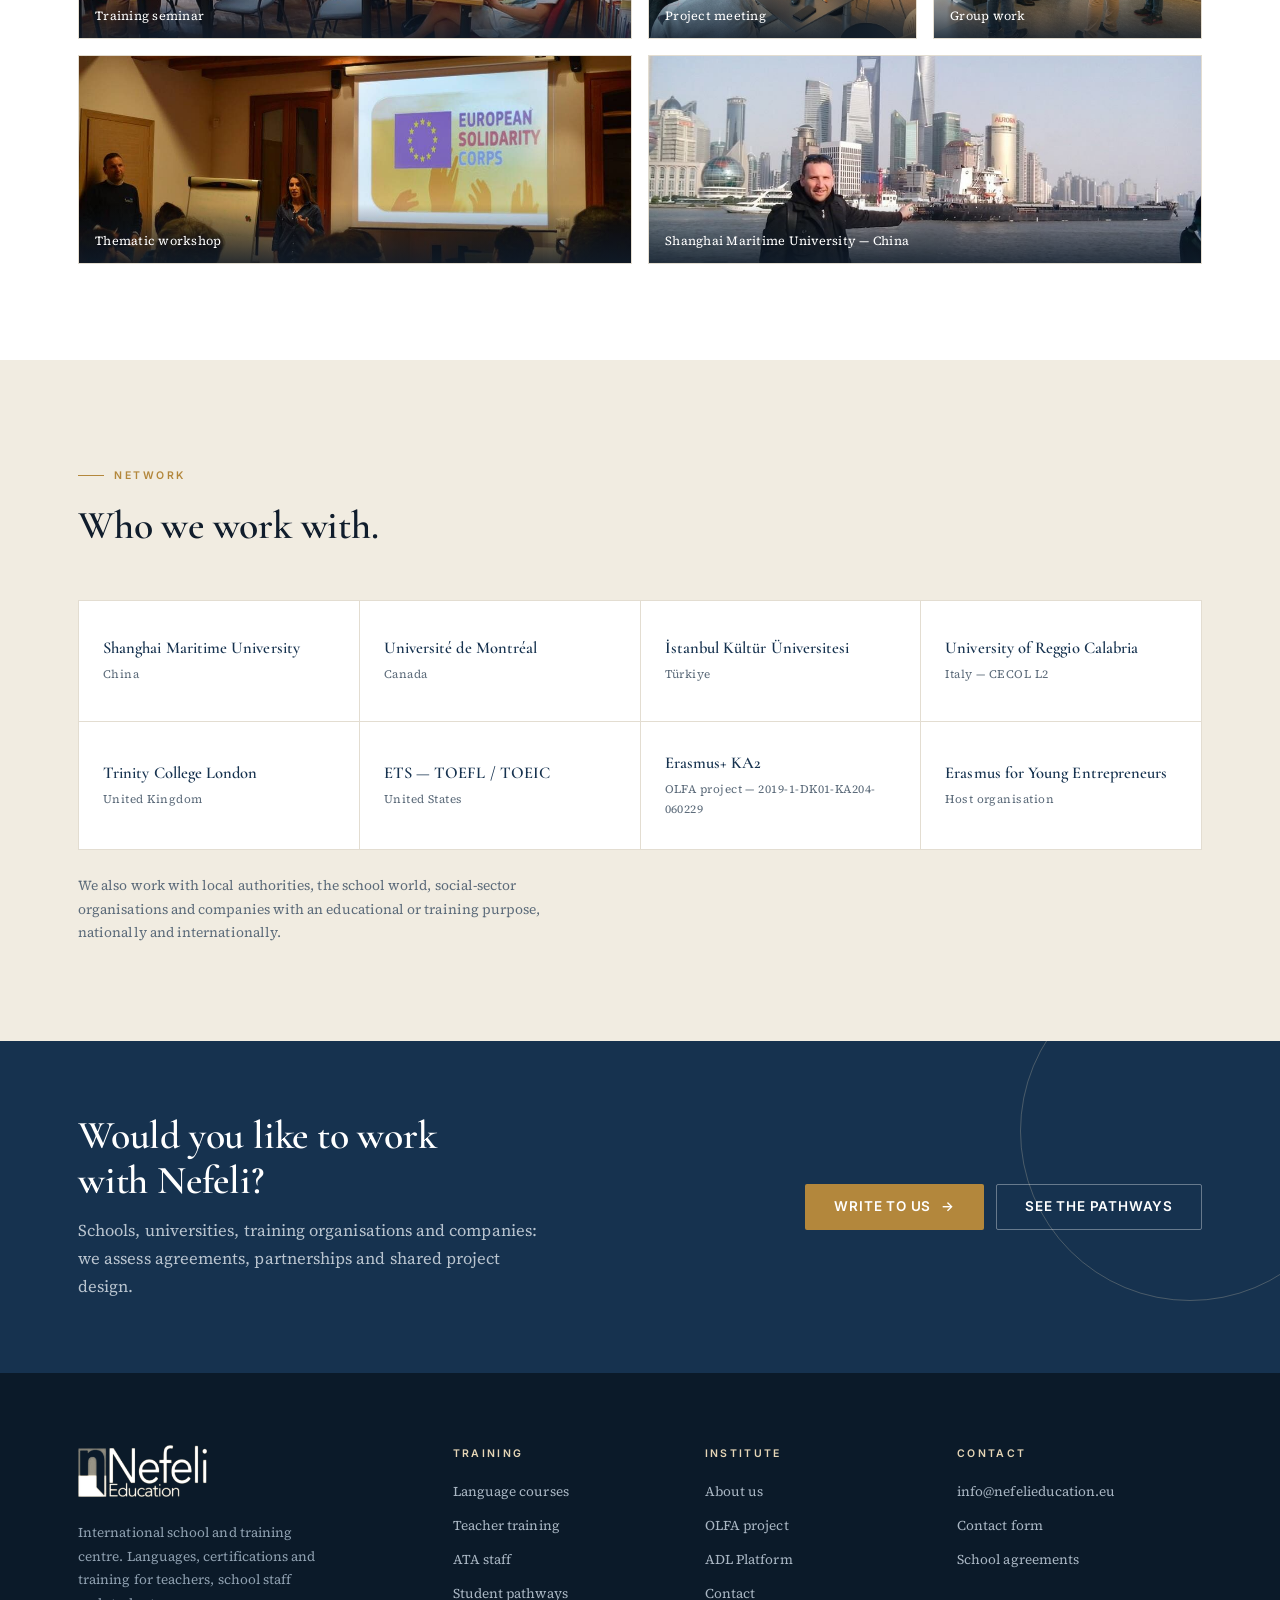
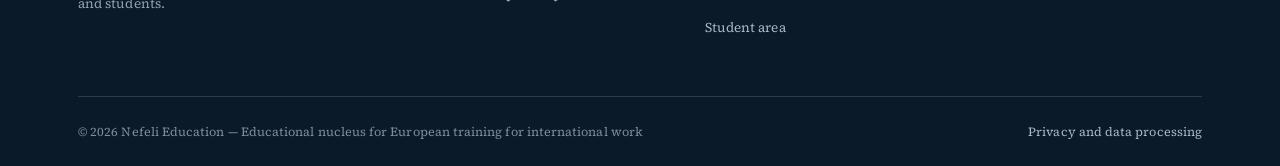
<file: chi-siamo.html>
<!DOCTYPE html>
<html lang="en">
<head>
<meta charset="utf-8">
<meta name="viewport" content="width=device-width, initial-scale=1">
<title>About us — Nefeli Education</title>
<meta name="description" content="Nefeli Education is the educational nucleus for European training for international work: a Trinity, TOEFL and CECOL exam centre, with a network of universities and institutes in Europe, Asia and North America.">
<link rel="preconnect" href="https://fonts.googleapis.com">
<link rel="preconnect" href="https://fonts.gstatic.com" crossorigin>
<link href="https://fonts.googleapis.com/css2?family=Cormorant+Garamond:ital,wght@0,400;0,500;0,600;0,700;1,400;1,500&family=Source+Serif+4:ital,opsz,wght@0,8..60,400;0,8..60,600;0,8..60,700;1,8..60,400&family=Inter:wght@300;400;500;600;700&display=swap" rel="stylesheet">
<link rel="icon" href="favicon.ico" sizes="any">
<link rel="icon" type="image/png" sizes="32x32" href="favicon-32.png">
<link rel="icon" type="image/png" sizes="16x16" href="favicon-16.png">
<link rel="apple-touch-icon" href="apple-touch-icon.png">
<link rel="stylesheet" href="assets/css/style.css">
</head>
<body>

<header class="site-header">
  <div class="topbar">
    <div class="wrap topbar-inner">
      <span>Accredited exam centre — Trinity College London · TOEFL · CECOL L2</span>
      <a href="https://adl.nefelieducation.eu" target="_blank" rel="noopener">ADL student area →</a>
    </div>
  </div>
  <div class="wrap nav-inner">
    <a class="brand" href="index.html" aria-label="Nefeli Education — home">
      <img class="brand-logo" src="images/logo-light.png" alt="Nefeli Education" width="460" height="193">
    </a>
    <button class="nav-toggle" aria-label="Open the menu" aria-expanded="false" aria-controls="mainnav">
      <span></span><span></span><span></span>
    </button>
    <nav class="nav" id="mainnav" aria-label="Main navigation">
      <a href="index.html">Home</a>
      <a href="corsi-lingua.html">Language courses</a>
      <a href="corsi-internazionali.html">International courses</a>
      <a href="piattaforma.html">ADL Platform</a>
      <a href="chi-siamo.html" class="is-active">About us</a>
      <a href="progetto-olfa.html">OLFA project</a>
      <a href="contatti.html">Contact</a>
      <a href="corsi-lingua.html#catalogo" class="btn btn--sm nav-cta">Enrol in a course</a>
    </nav>
  </div>
</header>

<main>

  <section class="page-hero">
    <div class="wrap">
      <div class="crumbs"><a href="index.html">Home</a><span>/</span>About us</div>
      <span class="eyebrow">The institution</span>
      <h1>An educational nucleus with an international vocation.</h1>
      <p class="lede">Nefeli Education was founded as an Educational Nucleus for European training for international work: an organisation that brings together language training, career guidance and methodological research, with a network of academic collaborations in Europe, Asia and North America.</p>
    </div>
  </section>

  <!-- MISSION -->
  <section class="section section--paper">
    <div class="wrap split">
      <div class="reveal">
        <span class="eyebrow">Our mission</span>
        <h2 class="h-sec">Removing three obstacles: cost, curriculum, culture.</h2>
        <p class="lede" style="margin-top:18px">We believe that access to quality education should not depend on socioeconomic background, culture of origin or field of study. We work on these three fronts with concrete tools: pathways funded by European programmes, study programmes built on real needs, and teaching that recognises difference as a resource.</p>
        <p class="lede">We are experts in and ambassadors of international exchange as a discovery of oneself and of others. Through partnerships with organisations that share this vision, we help students, teachers and young professionals understand the value of intercultural exchange.</p>
        <div class="hero-actions" style="margin-top:30px">
          <a href="corsi-internazionali.html" class="btn">Pathways for schools</a>
          <a href="contatti.html" class="btn btn--ghost">Let's talk about your project</a>
        </div>
      </div>
      <div class="split-media reveal">
        <img src="images/photo_community.jpg" alt="College of trainers and teachers gathered together" width="800" height="605" loading="lazy">
        <span class="frame-tag">Since 2015</span>
      </div>
    </div>
  </section>

  <!-- GUIDELINES -->
  <section class="section section--dark">
    <div class="wrap">
      <div class="sec-head reveal">
        <div>
          <span class="eyebrow">Guiding principles</span>
          <h2 class="h-sec">The convictions that guide our work.</h2>
        </div>
      </div>
      <div class="grid g3">
        <article class="card card--dark reveal">
          <span class="num">01</span>
          <h3>Community first</h3>
          <p>All people deserve to live in thriving, sustainable communities. Strong communities depend on well-educated, innovative and ethical leaders, and on informed and engaged citizens.</p>
        </article>
        <article class="card card--dark reveal">
          <span class="num">02</span>
          <h3>Research and rigour</h3>
          <p>Creative, current and rigorous research informs good decision-making. We do not teach what we cannot document.</p>
        </article>
        <article class="card card--dark reveal">
          <span class="num">03</span>
          <h3>Skills to decide</h3>
          <p>Leaders need both relevant information and the skills to interpret and use it: data, not just opinions.</p>
        </article>
        <article class="card card--dark reveal">
          <span class="num">04</span>
          <h3>Beyond sector boundaries</h3>
          <p>Successful leaders know how to cross the boundaries between public, private and non-profit. Conversation between different perspectives produces better solutions.</p>
        </article>
        <article class="card card--dark reveal">
          <span class="num">05</span>
          <h3>Access, not selection</h3>
          <p>We work so that all students, regardless of background, have access to a quality international learning experience.</p>
        </article>
        <article class="card card--dark reveal">
          <span class="num">06</span>
          <h3>Measure to improve</h3>
          <p>Every pathway has outcome indicators. If a module does not work, we change it: assessment is part of the method, not a formality.</p>
        </article>
      </div>
    </div>
  </section>

  <!-- ACCREDITATIONS -->
  <section class="section section--paper">
    <div class="wrap">
      <div class="sec-head reveal">
        <div>
          <span class="eyebrow">Accreditations</span>
          <h2 class="h-sec">Exam centres and recognitions.</h2>
        </div>
        <p class="lede">We are recognised as an exam centre by international certification bodies: this means that preparation and certification take place in the same place, to the same standards.</p>
      </div>
      <div class="grid g2">
        <article class="card reveal">
          <span class="num">United Kingdom</span>
          <h3>Trinity College London</h3>
          <p>Exam centre for the GESE (spoken exam) and ISE (integrated skills) English language certifications. Recognised in the world of schools and training, level by level.</p>
        </article>
        <article class="card reveal">
          <span class="num">United States — ETS</span>
          <h3>TOEFL iBT and TOEIC</h3>
          <p>Exam centre for TOEFL iBT, the academic English test for admission to Italian and foreign universities, and for TOEIC, the standard for professional English.</p>
        </article>
        <article class="card reveal">
          <span class="num">Italy</span>
          <h3>CECOL L2 — University of Reggio Calabria</h3>
          <p>Accredited as an exam centre for the CECOL Italian language certification: certification of Italian as a second language, useful for residence permits, university and work.</p>
        </article>
        <article class="card reveal">
          <span class="num">European Union</span>
          <h3>Erasmus+ and Erasmus for Young Entrepreneurs</h3>
          <p>Partner in European cooperation projects (Erasmus+ KA2, OLFA project — <span class="mono">2019-1-DK01-KA204-060229</span>) and accredited host organisation for entrepreneurs in the Erasmus for Young Entrepreneurs programme. <a href="progetto-olfa.html" style="text-decoration:underline">Discover the OLFA project</a>.</p>
        </article>
      </div>
    </div>
  </section>

  <!-- HISTORY -->
  <section class="section">
    <div class="wrap split">
      <div class="reveal">
        <span class="eyebrow">Our journey</span>
        <h2 class="h-sec">How we got here.</h2>
        <p class="lede" style="margin-top:18px">Not an institution born in a day, but a network built one agreement at a time.</p>
      </div>
      <div class="timeline reveal">
        <div class="tl-item">
          <b>The origins</b>
          <h4>Educational nucleus for European training</h4>
          <p>The international cooperation organisation is founded with the aim of giving its members adequate preparation to find professional employment abroad.</p>
        </div>
        <div class="tl-item">
          <b>The academic network</b>
          <h4>Collaborations with international universities</h4>
          <p>Collaborative relationships with institutes and universities in China, Canada and Türkiye; the organisation becomes a training centre for some of them.</p>
        </div>
        <div class="tl-item">
          <b>The certifications</b>
          <h4>Trinity, TOEFL and CECOL exam centre</h4>
          <p>Recognition as an exam centre makes it possible to follow the student from preparation to certification, with no external steps.</p>
        </div>
        <div class="tl-item">
          <b>Europe</b>
          <h4>Erasmus+ KA2 and hosting entrepreneurs</h4>
          <p>Participation in the OLFA project (Erasmus+ KA2 <span class="mono">2019-1-DK01-KA204-060229</span>) and accreditation as a host organisation for Erasmus for Young Entrepreneurs.</p>
        </div>
        <div class="tl-item">
          <b>The platform</b>
          <h4>The Language Academy (ADL) is born</h4>
          <p>The first interactive online platform that allows independent study and self-assessment, with exam simulations and automatic correction.</p>
        </div>
        <div class="tl-item">
          <b>Today</b>
          <h4>Language school and training centre</h4>
          <p>Nine training areas for schools worldwide, from teaching to artificial intelligence, from workplace safety to student pathways.</p>
        </div>
      </div>
    </div>
  </section>

  <!-- GALLERY -->
  <section class="section section--paper">
    <div class="wrap">
      <div class="sec-head reveal">
        <div>
          <span class="eyebrow">The institute in pictures</span>
          <h2 class="h-sec">The work, day by day.</h2>
        </div>
        <p class="lede">From classrooms to international seminars: a selection of moments that show how we work with students, teachers and partner schools.</p>
      </div>
      <div class="gallery reveal">
        <figure class="g-item g-item--wide">
          <img src="images/photo_seminar.jpg" alt="Training seminar in the library" width="960" height="684" loading="lazy">
          <figcaption>Training seminar</figcaption>
        </figure>
        <figure class="g-item">
          <img src="images/photo_workshop.jpg" alt="Project meeting with a presentation" width="800" height="600" loading="lazy">
          <figcaption>Project meeting</figcaption>
        </figure>
        <figure class="g-item">
          <img src="images/photo_team.jpg" alt="Working group in informal conversation" width="800" height="600" loading="lazy">
          <figcaption>Group work</figcaption>
        </figure>
        <figure class="g-item g-item--wide">
          <img src="images/photo_workshop2.jpg" alt="Workshop with a presentation at the whiteboard" width="1100" height="731" loading="lazy">
          <figcaption>Thematic workshop</figcaption>
        </figure>
        <figure class="g-item g-item--wide">
          <img src="images/photo_shanghai.jpg" alt="Visit to Shanghai Maritime University, China" width="960" height="720" loading="lazy">
          <figcaption>Shanghai Maritime University — China</figcaption>
        </figure>
      </div>
    </div>
  </section>

  <!-- PARTNERS -->
  <section class="section section--sand">
    <div class="wrap">
      <div class="sec-head reveal">
        <div>
          <span class="eyebrow">Network</span>
          <h2 class="h-sec">Who we work with.</h2>
        </div>
      </div>
      <div class="partners reveal">
        <div class="partner"><strong>Shanghai Maritime University</strong><span>China</span></div>
        <div class="partner"><strong>Université de Montréal</strong><span>Canada</span></div>
        <div class="partner"><strong>İstanbul Kültür Üniversitesi</strong><span>Türkiye</span></div>
        <div class="partner"><strong>University of Reggio Calabria</strong><span>Italy — CECOL L2</span></div>
        <div class="partner"><strong>Trinity College London</strong><span>United Kingdom</span></div>
        <div class="partner"><strong>ETS — TOEFL / TOEIC</strong><span>United States</span></div>
        <div class="partner"><strong>Erasmus+ KA2</strong><span>OLFA project — 2019-1-DK01-KA204-060229</span></div>
        <div class="partner"><strong>Erasmus for Young Entrepreneurs</strong><span>Host organisation</span></div>
      </div>
      <p class="small" style="margin-top:24px;max-width:70ch">We also work with local authorities, the school world, social-sector organisations and companies with an educational or training purpose, nationally and internationally.</p>
    </div>
  </section>

  <section class="band">
    <div class="wrap band-inner">
      <div>
        <h2>Would you like to work with Nefeli?</h2>
        <p>Schools, universities, training organisations and companies: we assess agreements, partnerships and shared project design.</p>
      </div>
      <div class="band-actions">
        <a href="contatti.html" class="btn btn--gold">Write to us <span class="arw">→</span></a>
        <a href="corsi-internazionali.html" class="btn btn--outline-light">See the pathways</a>
      </div>
    </div>
  </section>

</main>

<footer class="site-footer">
  <div class="wrap">
    <div class="footer-grid">
      <div class="footer-brand">
        <a class="brand" href="index.html">
          <img class="brand-logo brand-logo--dark" src="images/logo-dark.png" alt="Nefeli Education" width="460" height="185">
        </a>
        <p>International school and training centre. Languages, certifications and training for teachers, school staff and students.</p>
      </div>
      <div>
        <h5>Training</h5>
        <div class="footer-links">
          <a href="corsi-lingua.html">Language courses</a>
          <a href="corsi-internazionali.html#docenti">Teacher training</a>
          <a href="corsi-internazionali.html#ata">ATA staff</a>
          <a href="corsi-internazionali.html#studenti">Student pathways</a>
        </div>
      </div>
      <div>
        <h5>Institute</h5>
        <div class="footer-links">
          <a href="chi-siamo.html">About us</a>
          <a href="progetto-olfa.html">OLFA project</a>
          <a href="piattaforma.html">ADL Platform</a>
          <a href="contatti.html">Contact</a>
          <a href="https://adl.nefelieducation.eu" target="_blank" rel="noopener">Student area</a>
        </div>
      </div>
      <div>
        <h5>Contact</h5>
        <div class="footer-links">
          <a href="mailto:info@nefelieducation.eu">info@nefelieducation.eu</a>
          <a href="contatti.html">Contact form</a>
          <a href="contatti.html#scuole">School agreements</a>
        </div>
      </div>
    </div>
    <div class="footer-bottom">
      <span>© <span data-year>2026</span> Nefeli Education — Educational nucleus for European training for international work</span>
      <span><a href="contatti.html">Privacy and data processing</a></span>
    </div>
  </div>
</footer>

<script src="assets/js/site.js"></script>
</body>
</html>
</file>
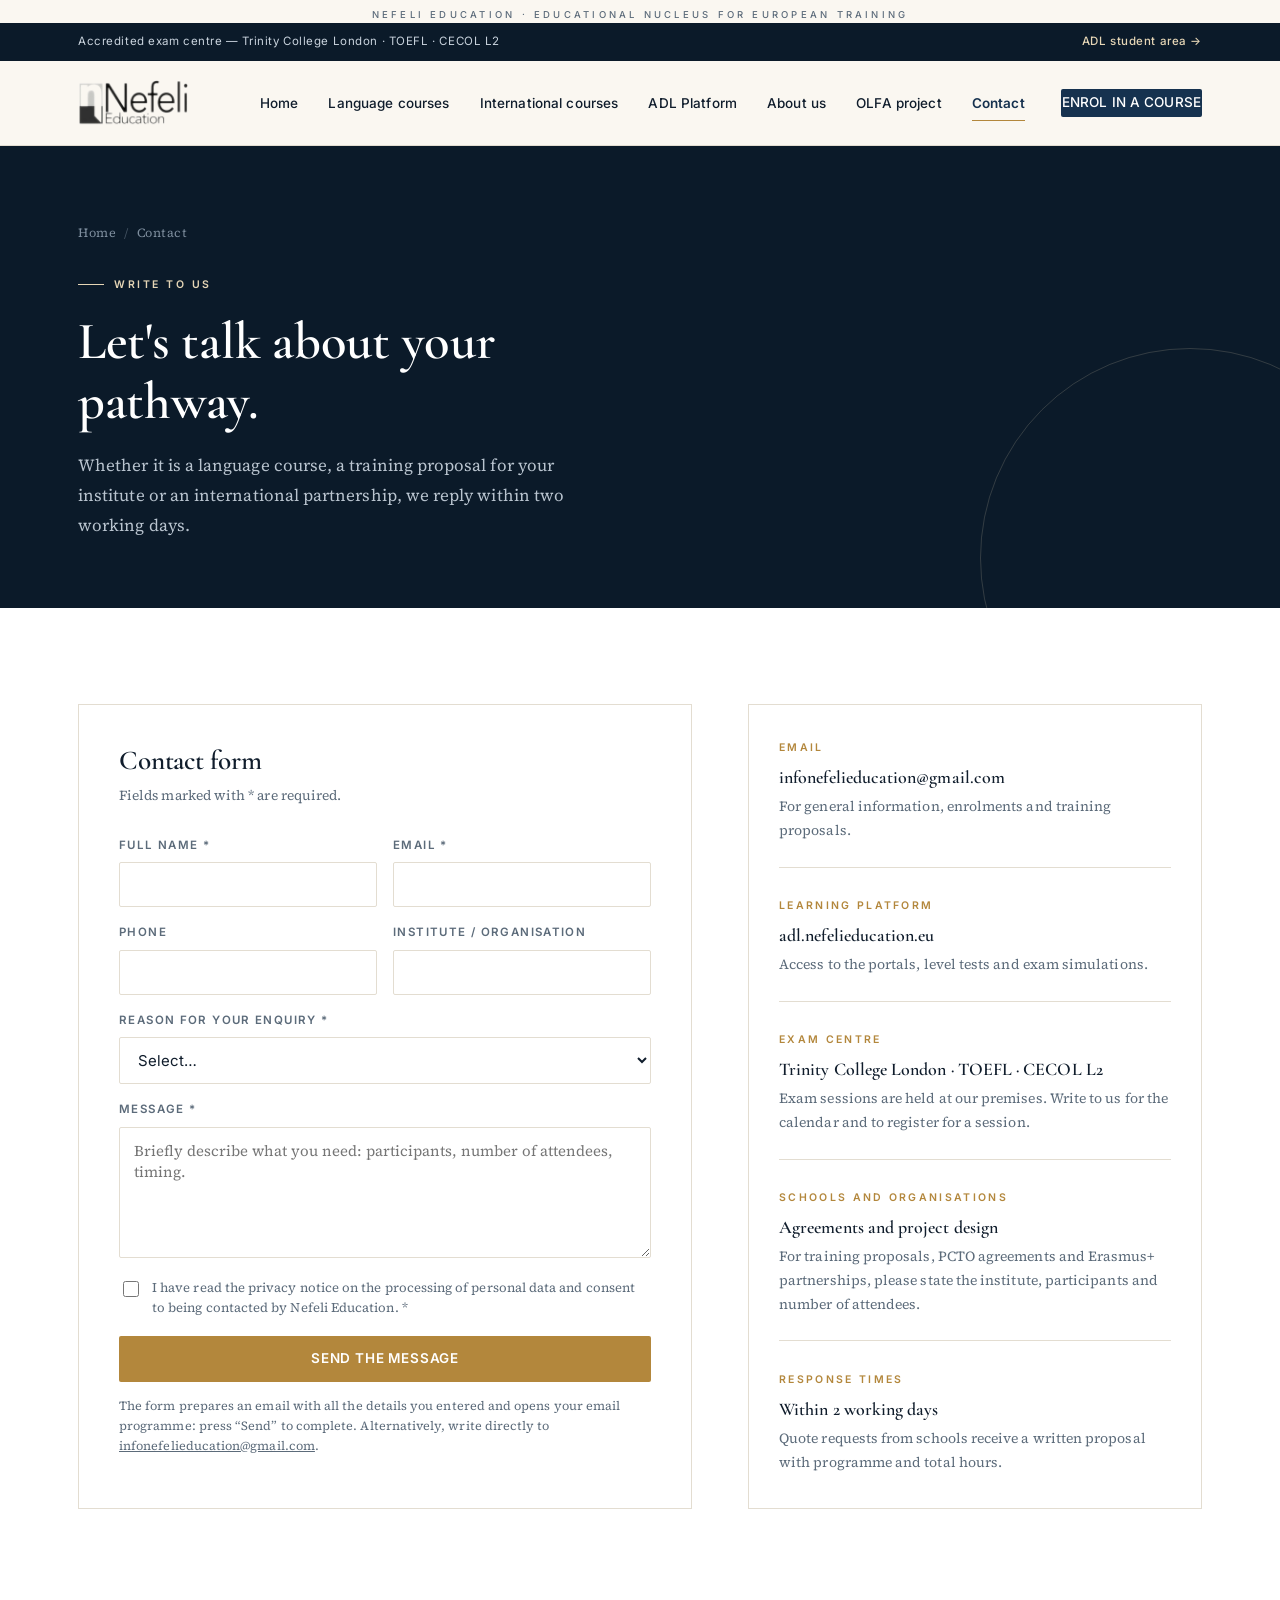
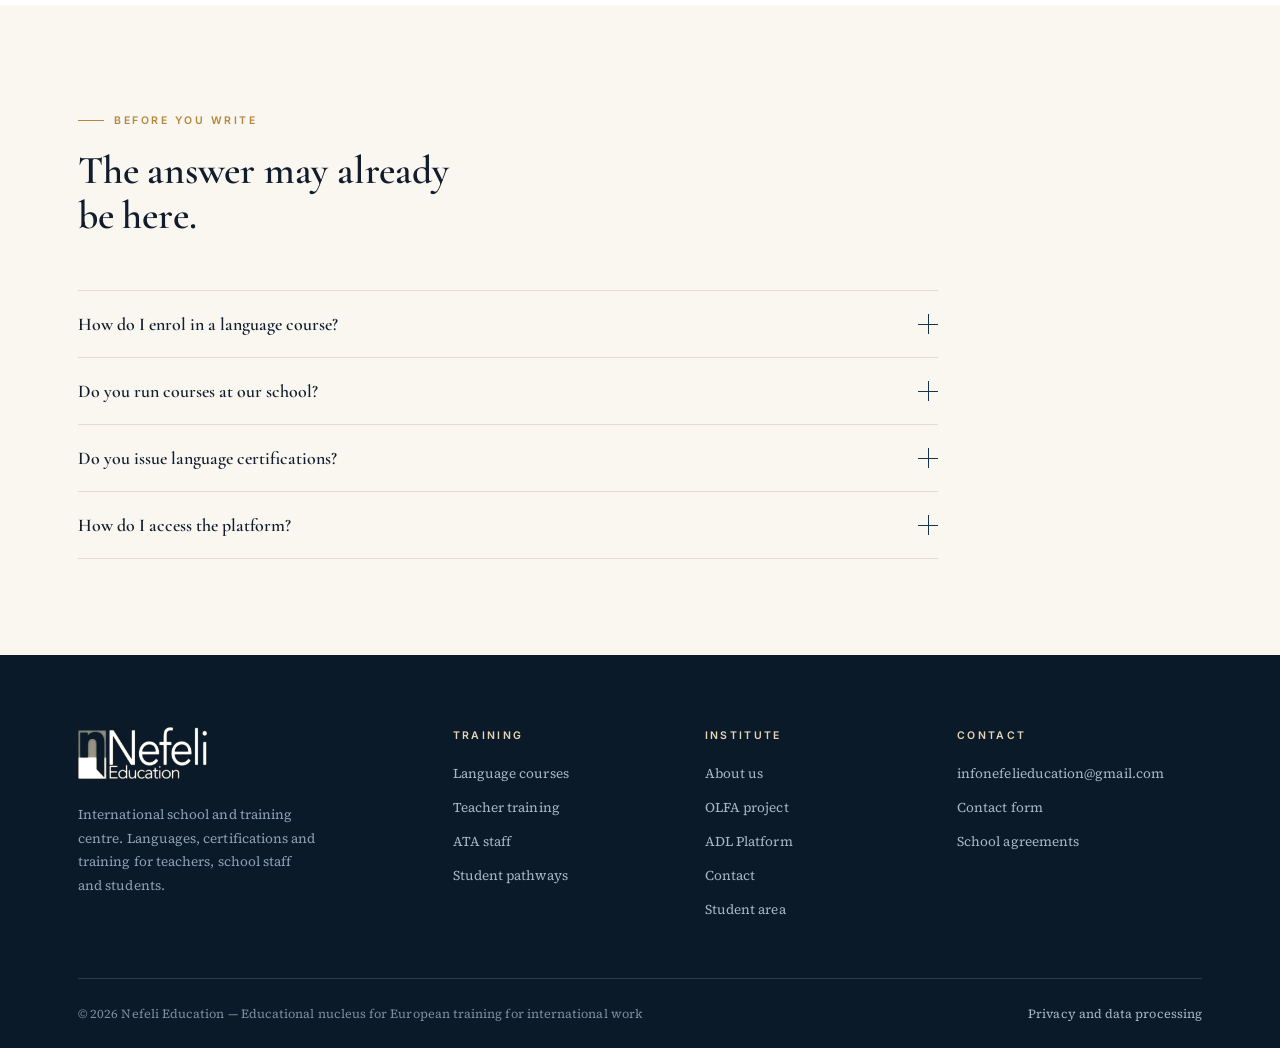
<file: contatti.html>
<!DOCTYPE html>
<html lang="en">
<head>
<meta charset="utf-8">
<meta name="viewport" content="width=device-width, initial-scale=1">
<title>Contact — Nefeli Education</title>
<meta name="description" content="Contact Nefeli Education: information on language courses, training proposals for schools, agreements and international partnerships.">
<link rel="preconnect" href="https://fonts.googleapis.com">
<link rel="preconnect" href="https://fonts.gstatic.com" crossorigin>
<link href="https://fonts.googleapis.com/css2?family=Cormorant+Garamond:ital,wght@0,400;0,500;0,600;0,700;1,400;1,500&family=Source+Serif+4:ital,opsz,wght@0,8..60,400;0,8..60,600;0,8..60,700;1,8..60,400&family=Inter:wght@300;400;500;600;700&display=swap" rel="stylesheet">
<link rel="icon" href="favicon.ico" sizes="any">
<link rel="icon" type="image/png" sizes="32x32" href="favicon-32.png">
<link rel="icon" type="image/png" sizes="16x16" href="favicon-16.png">
<link rel="apple-touch-icon" href="apple-touch-icon.png">
<link rel="stylesheet" href="assets/css/style.css">
</head>
<body>

<header class="site-header">
  <div class="topbar">
    <div class="wrap topbar-inner">
      <span>Accredited exam centre — Trinity College London · TOEFL · CECOL L2</span>
      <a href="https://adl.nefelieducation.eu" target="_blank" rel="noopener">ADL student area →</a>
    </div>
  </div>
  <div class="wrap nav-inner">
    <a class="brand" href="index.html" aria-label="Nefeli Education — home">
      <img class="brand-logo" src="images/logo-light.png" alt="Nefeli Education" width="460" height="193">
    </a>
    <button class="nav-toggle" aria-label="Open the menu" aria-expanded="false" aria-controls="mainnav">
      <span></span><span></span><span></span>
    </button>
    <nav class="nav" id="mainnav" aria-label="Main navigation">
      <a href="index.html">Home</a>
      <a href="corsi-lingua.html">Language courses</a>
      <a href="corsi-internazionali.html">International courses</a>
      <a href="piattaforma.html">ADL Platform</a>
      <a href="chi-siamo.html">About us</a>
      <a href="progetto-olfa.html">OLFA project</a>
      <a href="contatti.html" class="is-active">Contact</a>
      <a href="corsi-lingua.html#catalogo" class="btn btn--sm nav-cta">Enrol in a course</a>
    </nav>
  </div>
</header>

<main>

  <section class="page-hero">
    <div class="wrap">
      <div class="crumbs"><a href="index.html">Home</a><span>/</span>Contact</div>
      <span class="eyebrow">Write to us</span>
      <h1>Let's talk about your pathway.</h1>
      <p class="lede">Whether it is a language course, a training proposal for your institute or an international partnership, we reply within two working days.</p>
    </div>
  </section>

  <section class="section section--paper" id="scuole">
    <div class="wrap contact-grid">

      <div class="contact-card reveal">
        <h2 class="h-sec" style="font-size:1.7rem;margin-bottom:8px">Contact form</h2>
        <p class="small" style="margin-bottom:28px">Fields marked with * are required.</p>

        <form id="contactForm" novalidate>
          <div class="form-grid">
            <div class="field">
              <label for="cNome">Full name *</label>
              <input type="text" id="cNome" name="nome" autocomplete="name" required>
              <span class="err">Please enter your full name.</span>
            </div>
            <div class="field">
              <label for="cEmail">Email *</label>
              <input type="email" id="cEmail" name="email" autocomplete="email" required>
              <span class="err">Please enter a valid email address.</span>
            </div>
            <div class="field">
              <label for="cTel">Phone</label>
              <input type="tel" id="cTel" name="telefono" autocomplete="tel">
              <span class="err">Invalid number.</span>
            </div>
            <div class="field">
              <label for="cEnte">Institute / organisation</label>
              <input type="text" id="cEnte" name="ente" autocomplete="organization">
            </div>
            <div class="field full">
              <label for="cMotivo">Reason for your enquiry *</label>
              <select id="cMotivo" name="motivo" required>
                <option value="">Select…</option>
                <option value="Information about a language course">Information about a language course</option>
                <option value="Enrolment in a language course">Enrolment in a language course</option>
                <option value="Training proposal for a school">Training proposal for a school</option>
                <option value="Teacher training">Teacher training</option>
                <option value="ATA staff training">ATA staff training</option>
                <option value="Student pathways (PCTO / guidance)">Student pathways (PCTO / guidance)</option>
                <option value="Workplace safety and regulatory compliance">Workplace safety and regulatory compliance</option>
                <option value="ADL platform and access">ADL platform and access</option>
                <option value="Agreement or international partnership">Agreement or international partnership</option>
                <option value="Other">Other</option>
              </select>
              <span class="err">Please select a reason for your enquiry.</span>
            </div>
            <div class="field full">
              <label for="cMsg">Message *</label>
              <textarea id="cMsg" name="messaggio" rows="5" required placeholder="Briefly describe what you need: participants, number of attendees, timing."></textarea>
              <span class="err">Please write a message of at least 10 characters.</span>
            </div>
          </div>

          <label class="check" style="margin:20px 0 18px">
            <input type="checkbox" id="cPrivacy" required>
            <span>I have read the privacy notice on the processing of personal data and consent to being contacted by Nefeli Education. *</span>
          </label>

          <button type="submit" class="btn btn--gold btn--block">Send the message</button>
          <p class="form-note">The form prepares an email with all the details you entered and opens your email programme: press “Send” to complete. Alternatively, write directly to <a href="mailto:infonefelieducation@gmail.com" style="text-decoration:underline">infonefelieducation@gmail.com</a>.</p>
          <div class="form-ok" id="cOk"></div>
        </form>
      </div>

      <aside class="reveal contact-aside">
        <div class="info-block">
          <span>Email</span>
          <strong><a href="mailto:infonefelieducation@gmail.com">infonefelieducation@gmail.com</a></strong>
          <p>For general information, enrolments and training proposals.</p>
        </div>
        <div class="info-block">
          <span>Learning platform</span>
          <strong><a href="https://adl.nefelieducation.eu" target="_blank" rel="noopener">adl.nefelieducation.eu</a></strong>
          <p>Access to the portals, level tests and exam simulations.</p>
        </div>
        <div class="info-block">
          <span>Exam centre</span>
          <strong>Trinity College London · TOEFL · CECOL L2</strong>
          <p>Exam sessions are held at our premises. Write to us for the calendar and to register for a session.</p>
        </div>
        <div class="info-block">
          <span>Schools and organisations</span>
          <strong>Agreements and project design</strong>
          <p>For training proposals, PCTO agreements and Erasmus+ partnerships, please state the institute, participants and number of attendees.</p>
        </div>
        <div class="info-block">
          <span>Response times</span>
          <strong>Within 2 working days</strong>
          <p>Quote requests from schools receive a written proposal with programme and total hours.</p>
        </div>
      </aside>

    </div>
  </section>

  <!-- FAQ -->
  <section class="section">
    <div class="wrap">
      <div class="sec-head reveal">
        <div>
          <span class="eyebrow">Before you write</span>
          <h2 class="h-sec">The answer may already be here.</h2>
        </div>
      </div>
      <div class="faq reveal" data-acc>
        <div class="faq-item">
          <button class="faq-q" aria-expanded="false">How do I enrol in a language course?<span class="plus"></span></button>
          <div class="faq-a"><p>From the catalogue on the Language courses page: choose the course, press “Enrol” and send the enrolment request. The office confirms availability and sends payment instructions.</p></div>
        </div>
        <div class="faq-item">
          <button class="faq-q" aria-expanded="false">Do you run courses at our school?<span class="plus"></span></button>
          <div class="faq-a"><p>Yes. We design tailor-made pathways for institutes in Italy and abroad, in person, online or blended. Tell us the area, participants and number of attendees from the International courses page.</p></div>
        </div>
        <div class="faq-item">
          <button class="faq-q" aria-expanded="false">Do you issue language certifications?<span class="plus"></span></button>
          <div class="faq-a"><p>We are an authorised exam centre: you can take the test here. The certificate is issued by the official body (Trinity College London, ETS for TOEFL and TOEIC, the certifying body for Italian L2).</p></div>
        </div>
        <div class="faq-item">
          <button class="faq-q" aria-expanded="false">How do I access the platform?<span class="plus"></span></button>
          <div class="faq-a"><p>From <a href="https://adl.nefelieducation.eu" target="_blank" rel="noopener" style="text-decoration:underline">adl.nefelieducation.eu</a>. If you do not have your credentials yet, write to us stating the course you are enrolled in.</p></div>
        </div>
      </div>
    </div>
  </section>

</main>

<footer class="site-footer">
  <div class="wrap">
    <div class="footer-grid">
      <div class="footer-brand">
        <a class="brand" href="index.html">
          <img class="brand-logo brand-logo--dark" src="images/logo-dark.png" alt="Nefeli Education" width="460" height="185">
        </a>
        <p>International school and training centre. Languages, certifications and training for teachers, school staff and students.</p>
      </div>
      <div>
        <h5>Training</h5>
        <div class="footer-links">
          <a href="corsi-lingua.html">Language courses</a>
          <a href="corsi-internazionali.html#docenti">Teacher training</a>
          <a href="corsi-internazionali.html#ata">ATA staff</a>
          <a href="corsi-internazionali.html#studenti">Student pathways</a>
        </div>
      </div>
      <div>
        <h5>Institute</h5>
        <div class="footer-links">
          <a href="chi-siamo.html">About us</a>
          <a href="progetto-olfa.html">OLFA project</a>
          <a href="piattaforma.html">ADL Platform</a>
          <a href="contatti.html">Contact</a>
          <a href="https://adl.nefelieducation.eu" target="_blank" rel="noopener">Student area</a>
        </div>
      </div>
      <div>
        <h5>Contact</h5>
        <div class="footer-links">
          <a href="mailto:infonefelieducation@gmail.com">infonefelieducation@gmail.com</a>
          <a href="contatti.html">Contact form</a>
          <a href="contatti.html#scuole">School agreements</a>
        </div>
      </div>
    </div>
    <div class="footer-bottom">
      <span>© <span data-year>2026</span> Nefeli Education — Educational nucleus for European training for international work</span>
      <span><a href="contatti.html">Privacy and data processing</a></span>
    </div>
  </div>
</footer>

<script src="assets/js/site.js"></script>
<script>
(function(){
  'use strict';
  var form = document.getElementById('contactForm');
  if(!form) return;

  function setErr(el, bad){
    var f = el.closest('.field');
    if(f) f.classList.toggle('has-err', bad);
  }

  form.addEventListener('submit', function(e){
    e.preventDefault();
    var nome = document.getElementById('cNome');
    var email = document.getElementById('cEmail');
    var motivo = document.getElementById('cMotivo');
    var msg = document.getElementById('cMsg');
    var privacy = document.getElementById('cPrivacy');
    var ok = true;

    if(!nome.value.trim()){ setErr(nome,true); ok=false; } else setErr(nome,false);
    if(!/^[^\s@]+@[^\s@]+\.[^\s@]{2,}$/.test(email.value.trim())){ setErr(email,true); ok=false; } else setErr(email,false);
    if(!motivo.value){ setErr(motivo,true); ok=false; } else setErr(motivo,false);
    if(msg.value.trim().length < 10){ setErr(msg,true); ok=false; } else setErr(msg,false);
    if(!privacy.checked){ ok=false; privacy.style.outline='2px solid #a33a2c'; } else privacy.style.outline='';

    if(!ok) return;

    var body = 'WEBSITE ENQUIRY — Nefeli Education\n\n' +
      'Name: ' + nome.value.trim() + '\n' +
      'Email: ' + email.value.trim() + '\n' +
      'Phone: ' + (document.getElementById('cTel').value.trim() || '—') + '\n' +
      'Institute / organisation: ' + (document.getElementById('cEnte').value.trim() || '—') + '\n' +
      'Reason: ' + motivo.value + '\n\n' +
      'Message:\n' + msg.value.trim();

    var okBox = document.getElementById('cOk');
    okBox.innerHTML = '<strong>Message ready.</strong> Your email programme will open with the details already filled in: press “Send” to complete. If it does not open, write to <a href="mailto:infonefelieducation@gmail.com" style="text-decoration:underline">infonefelieducation@gmail.com</a>.';
    okBox.classList.add('show');

    window.location.href = 'mailto:infonefelieducation@gmail.com?subject=' +
      encodeURIComponent('Website enquiry — ' + motivo.value) +
      '&body=' + encodeURIComponent(body);
  });
})();
</script>
</body>
</html>
</file>
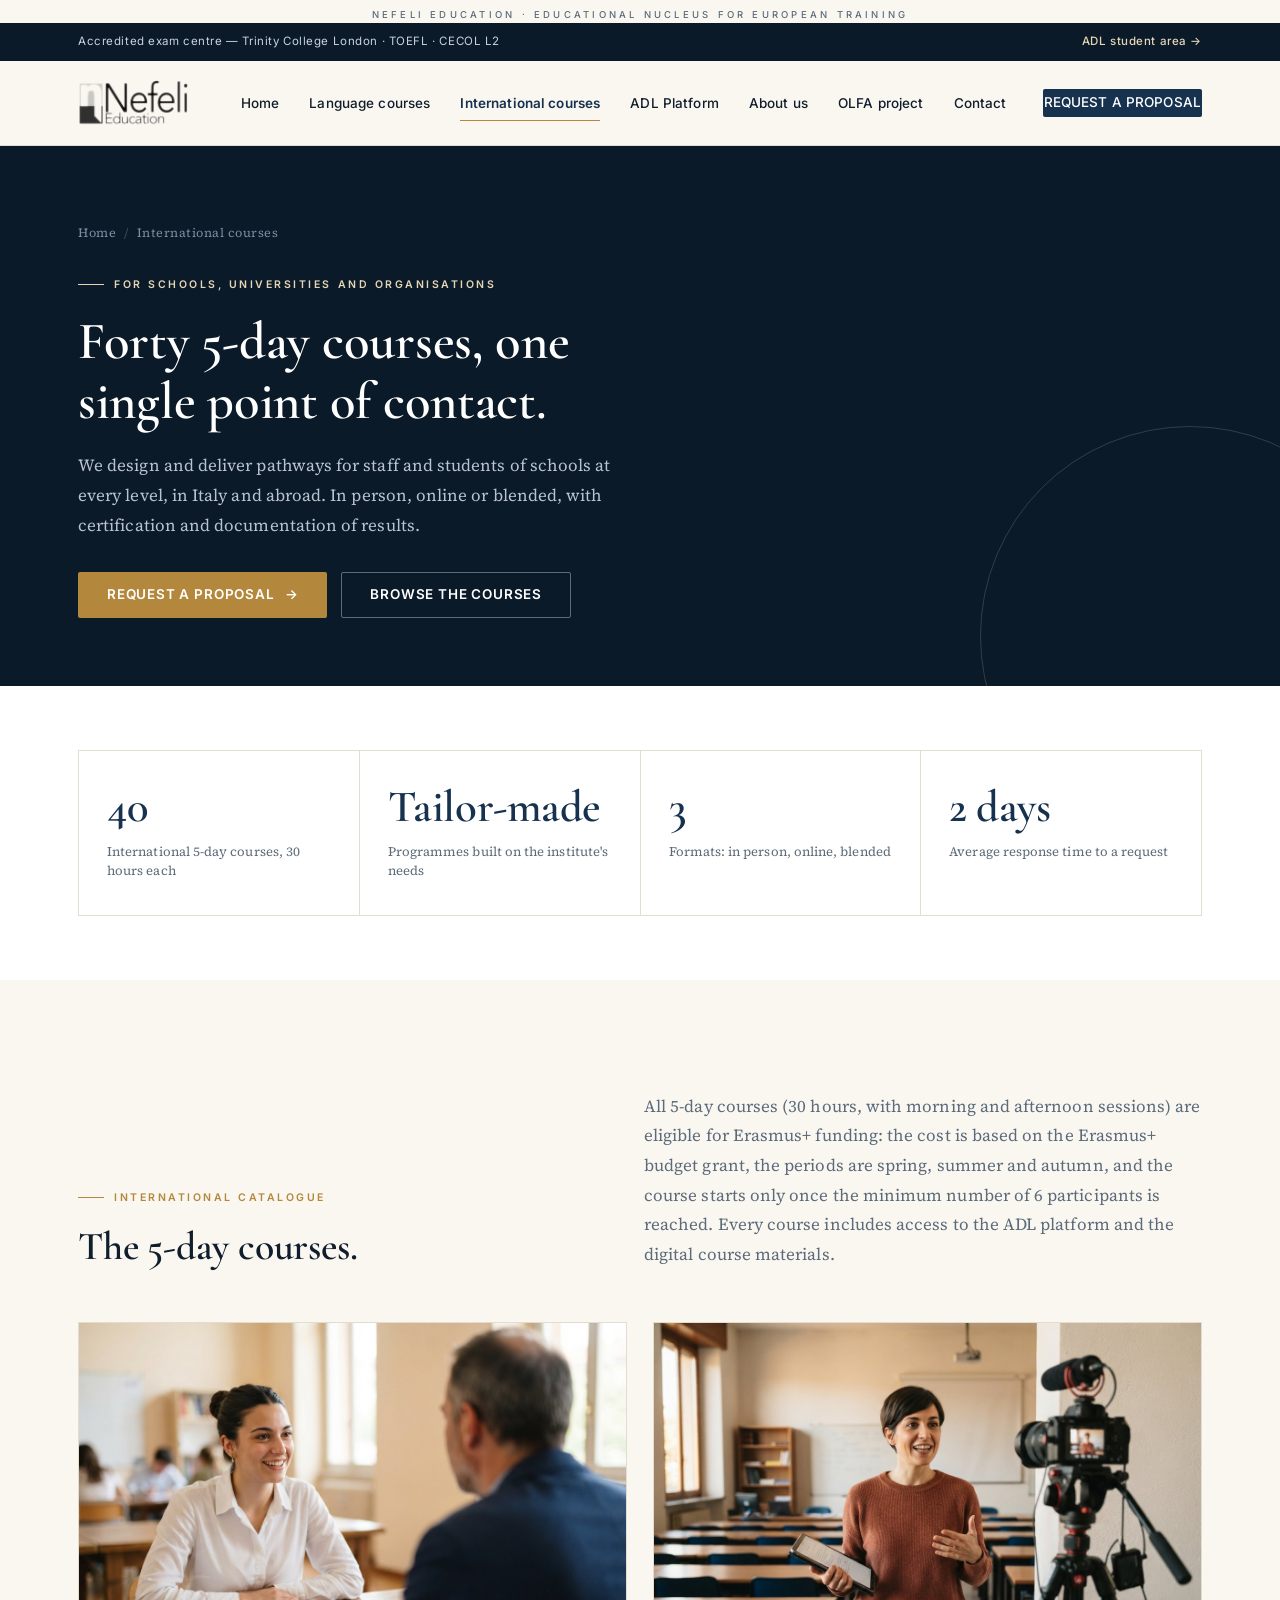
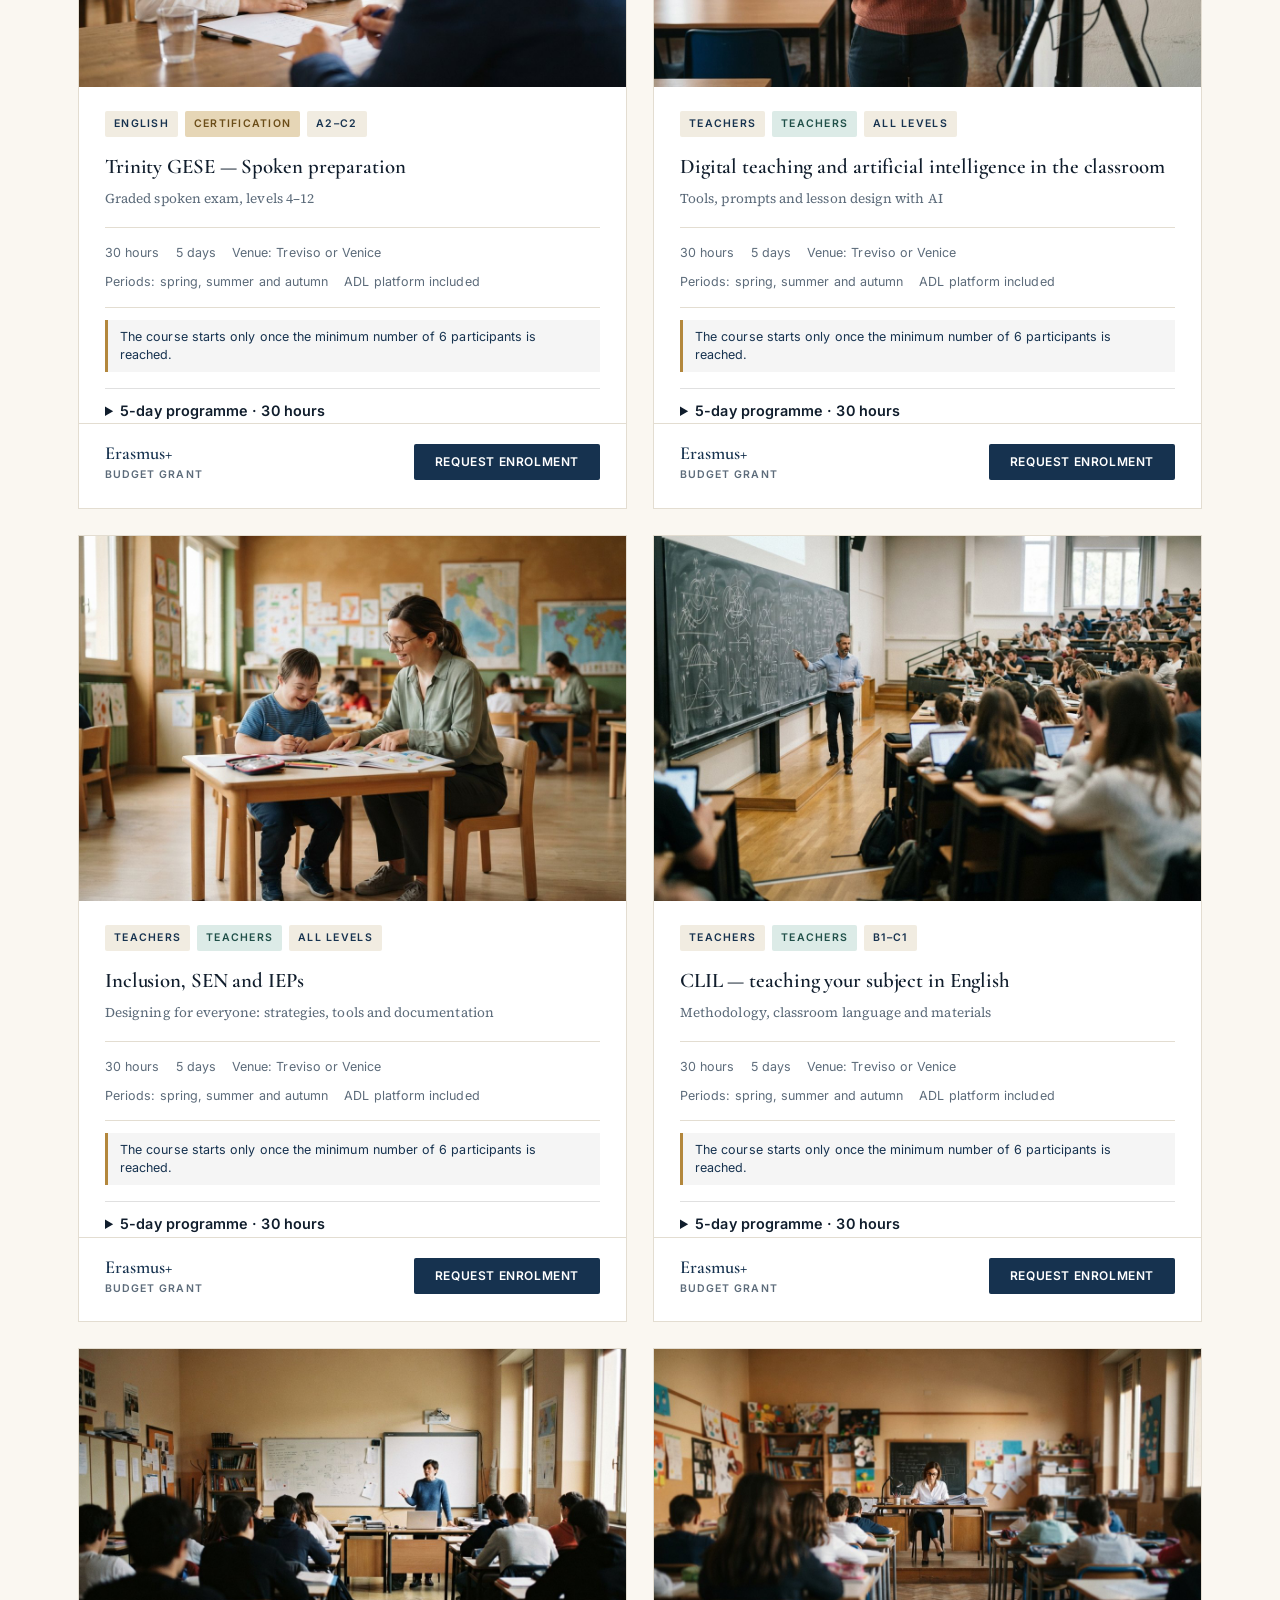
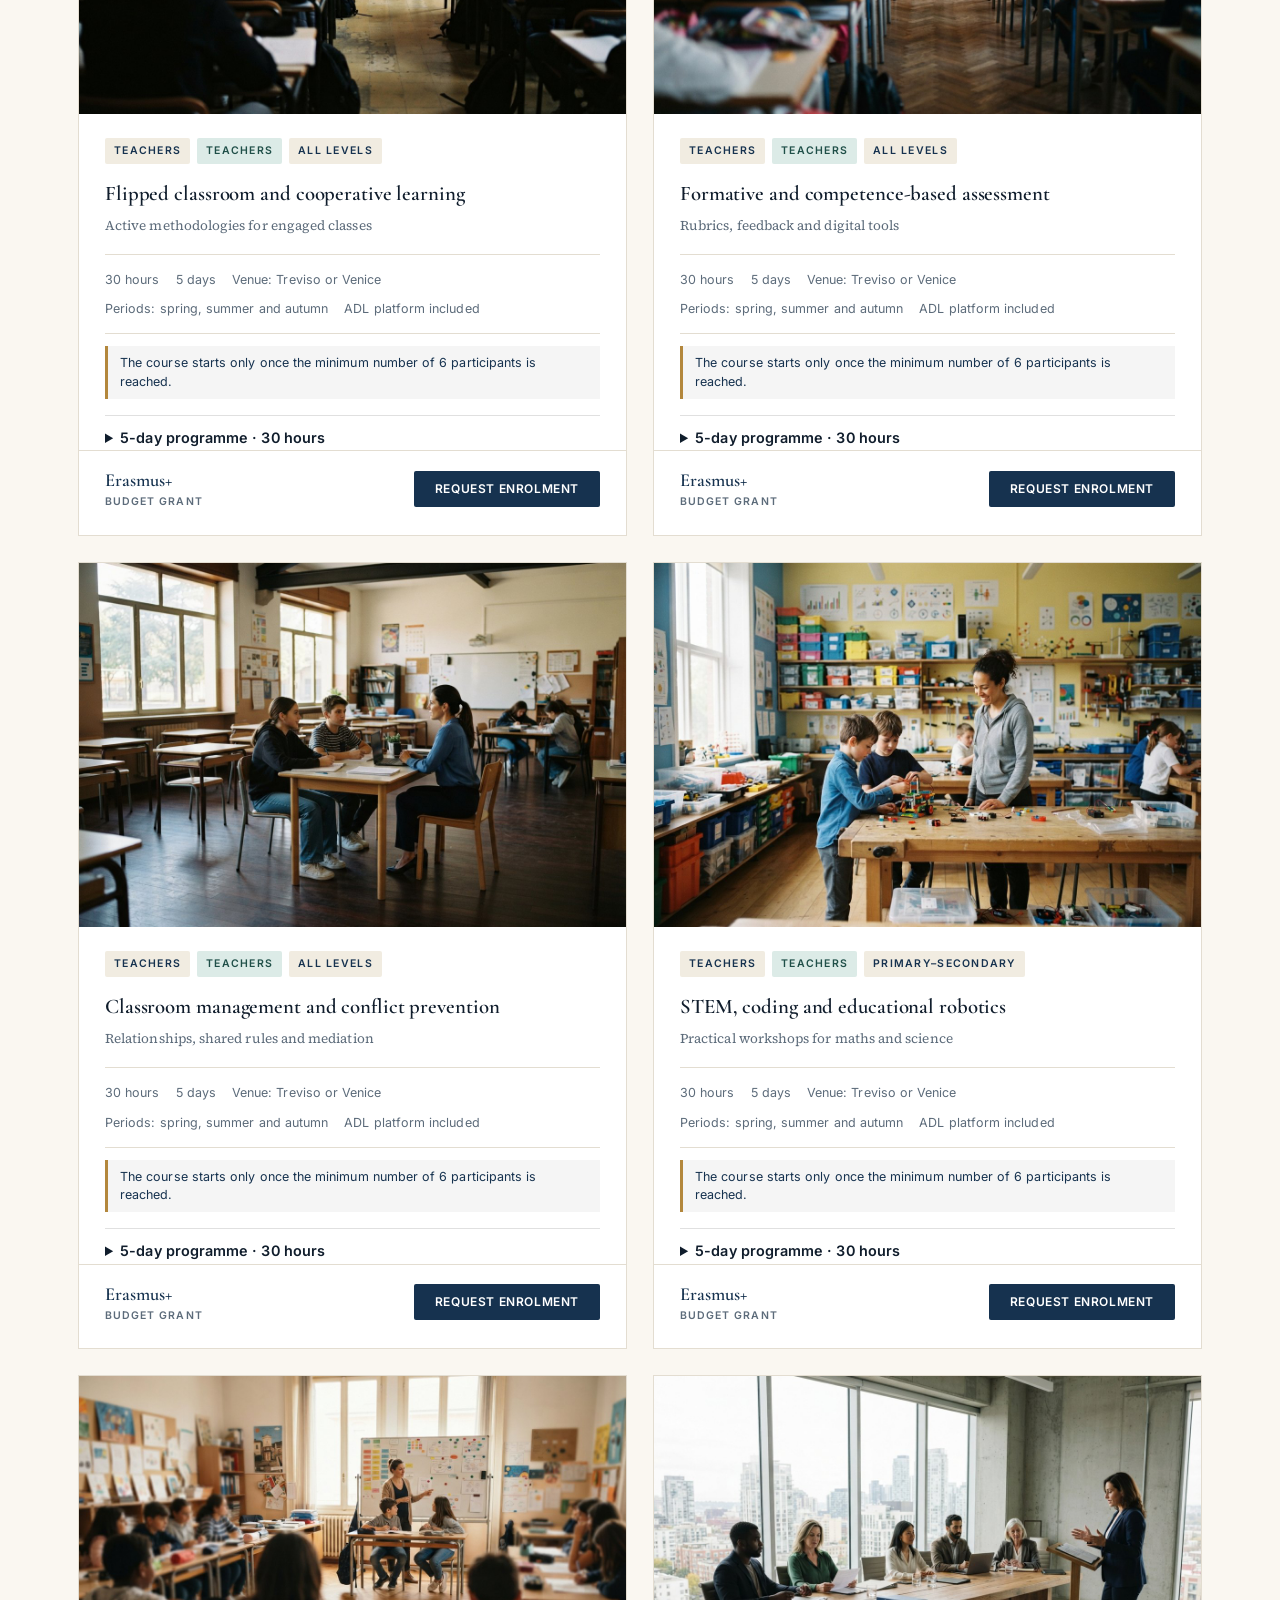
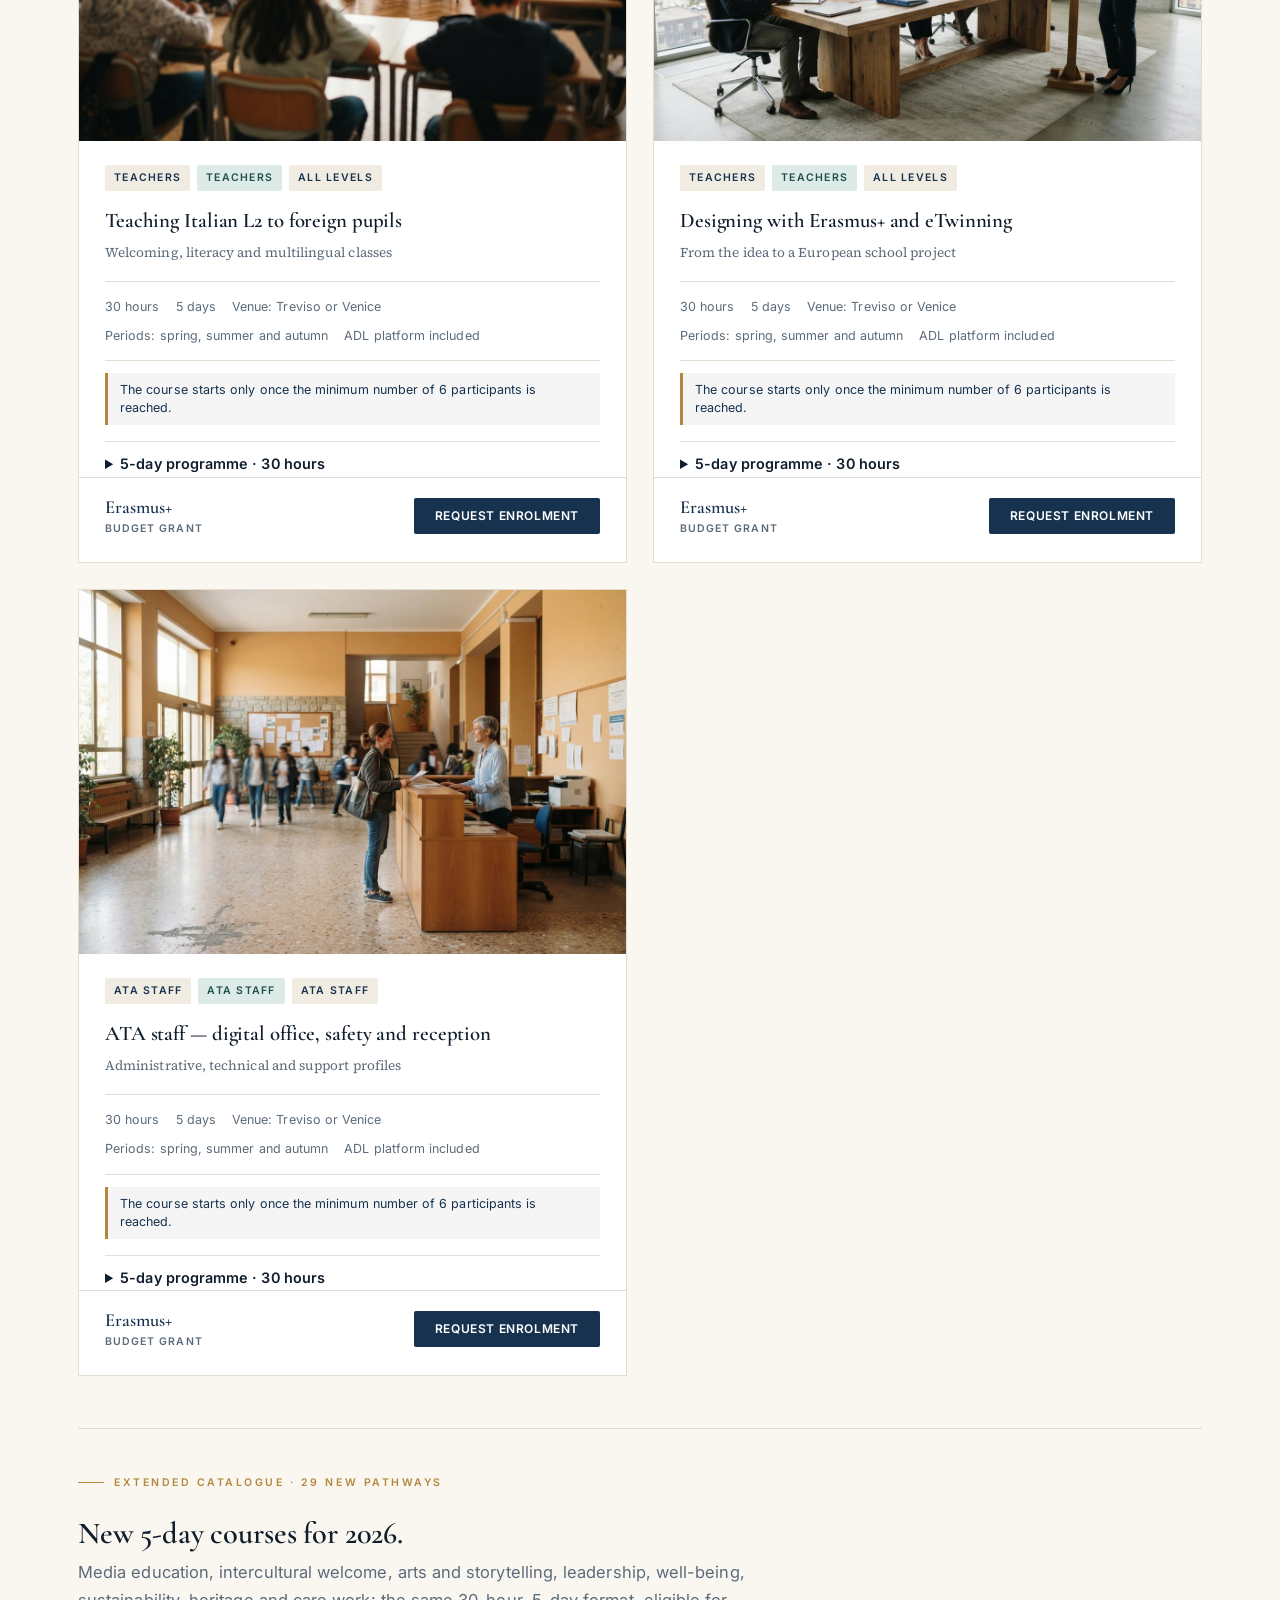
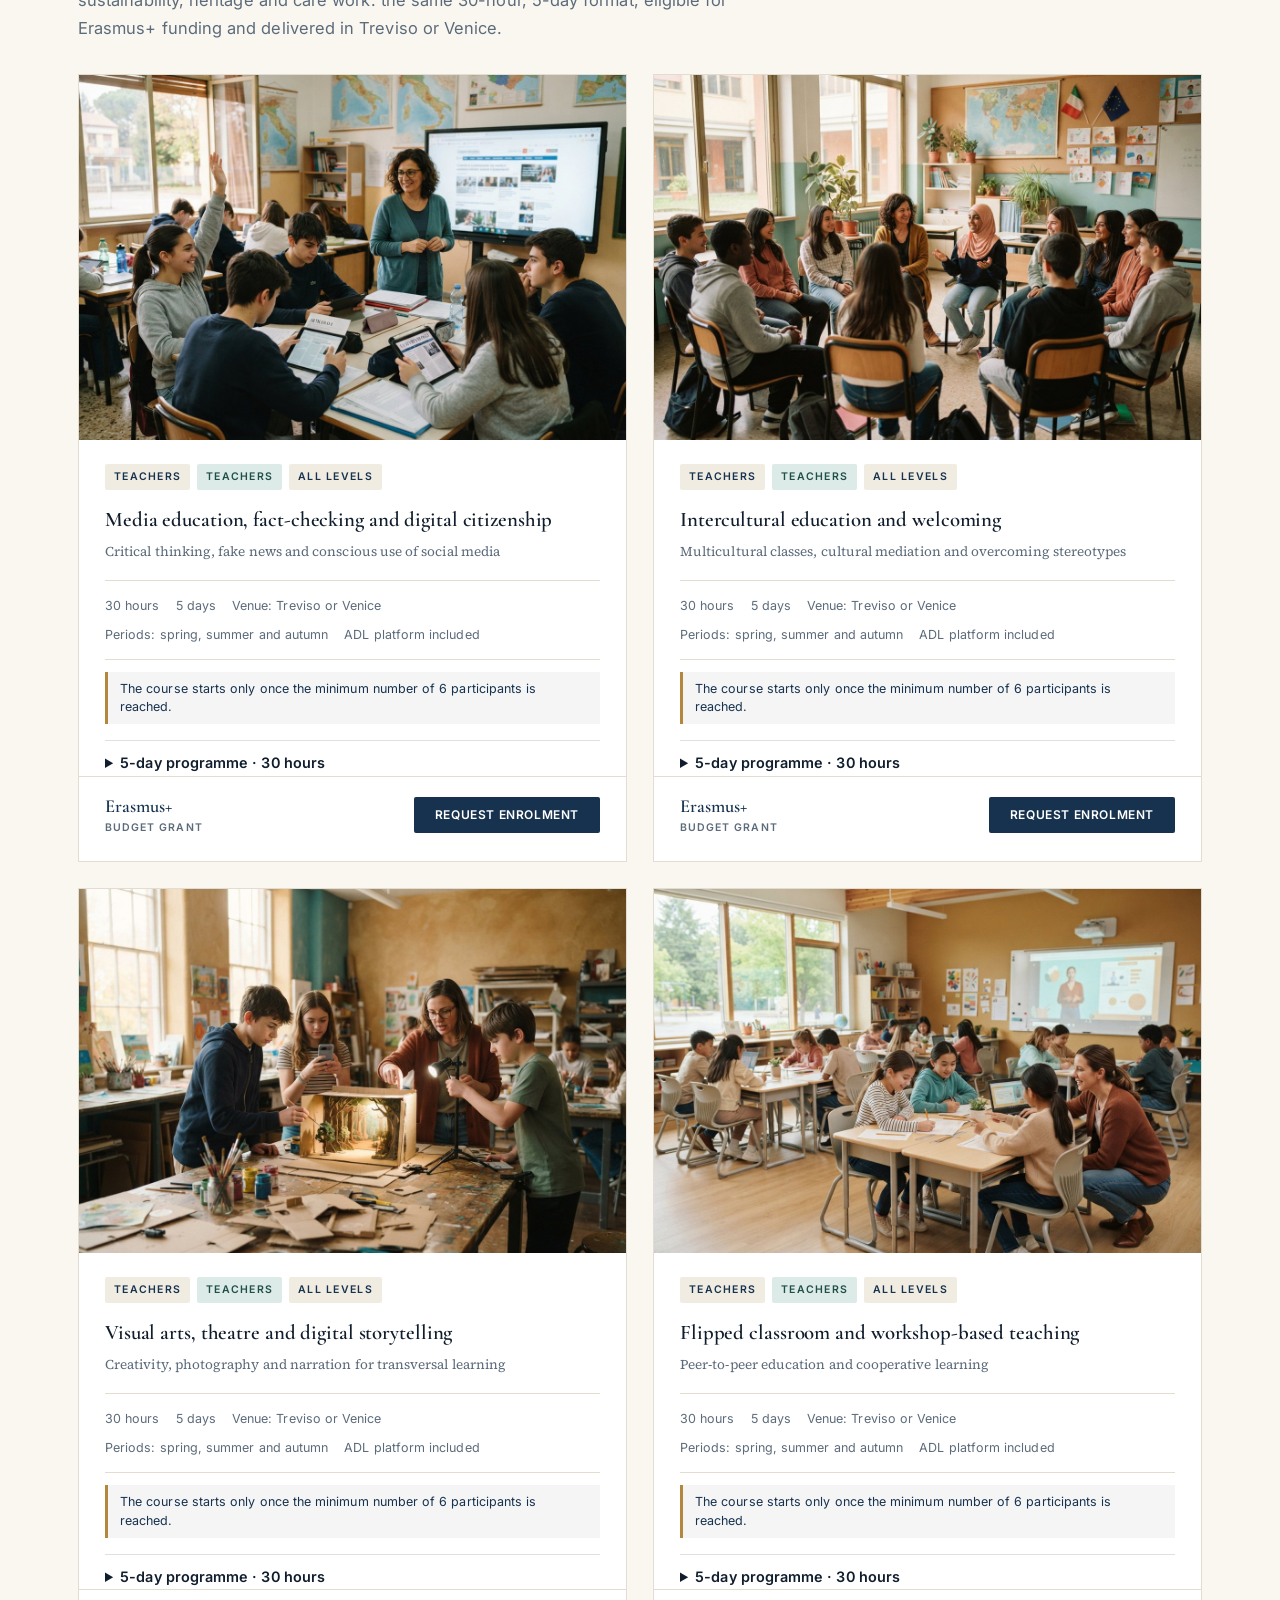
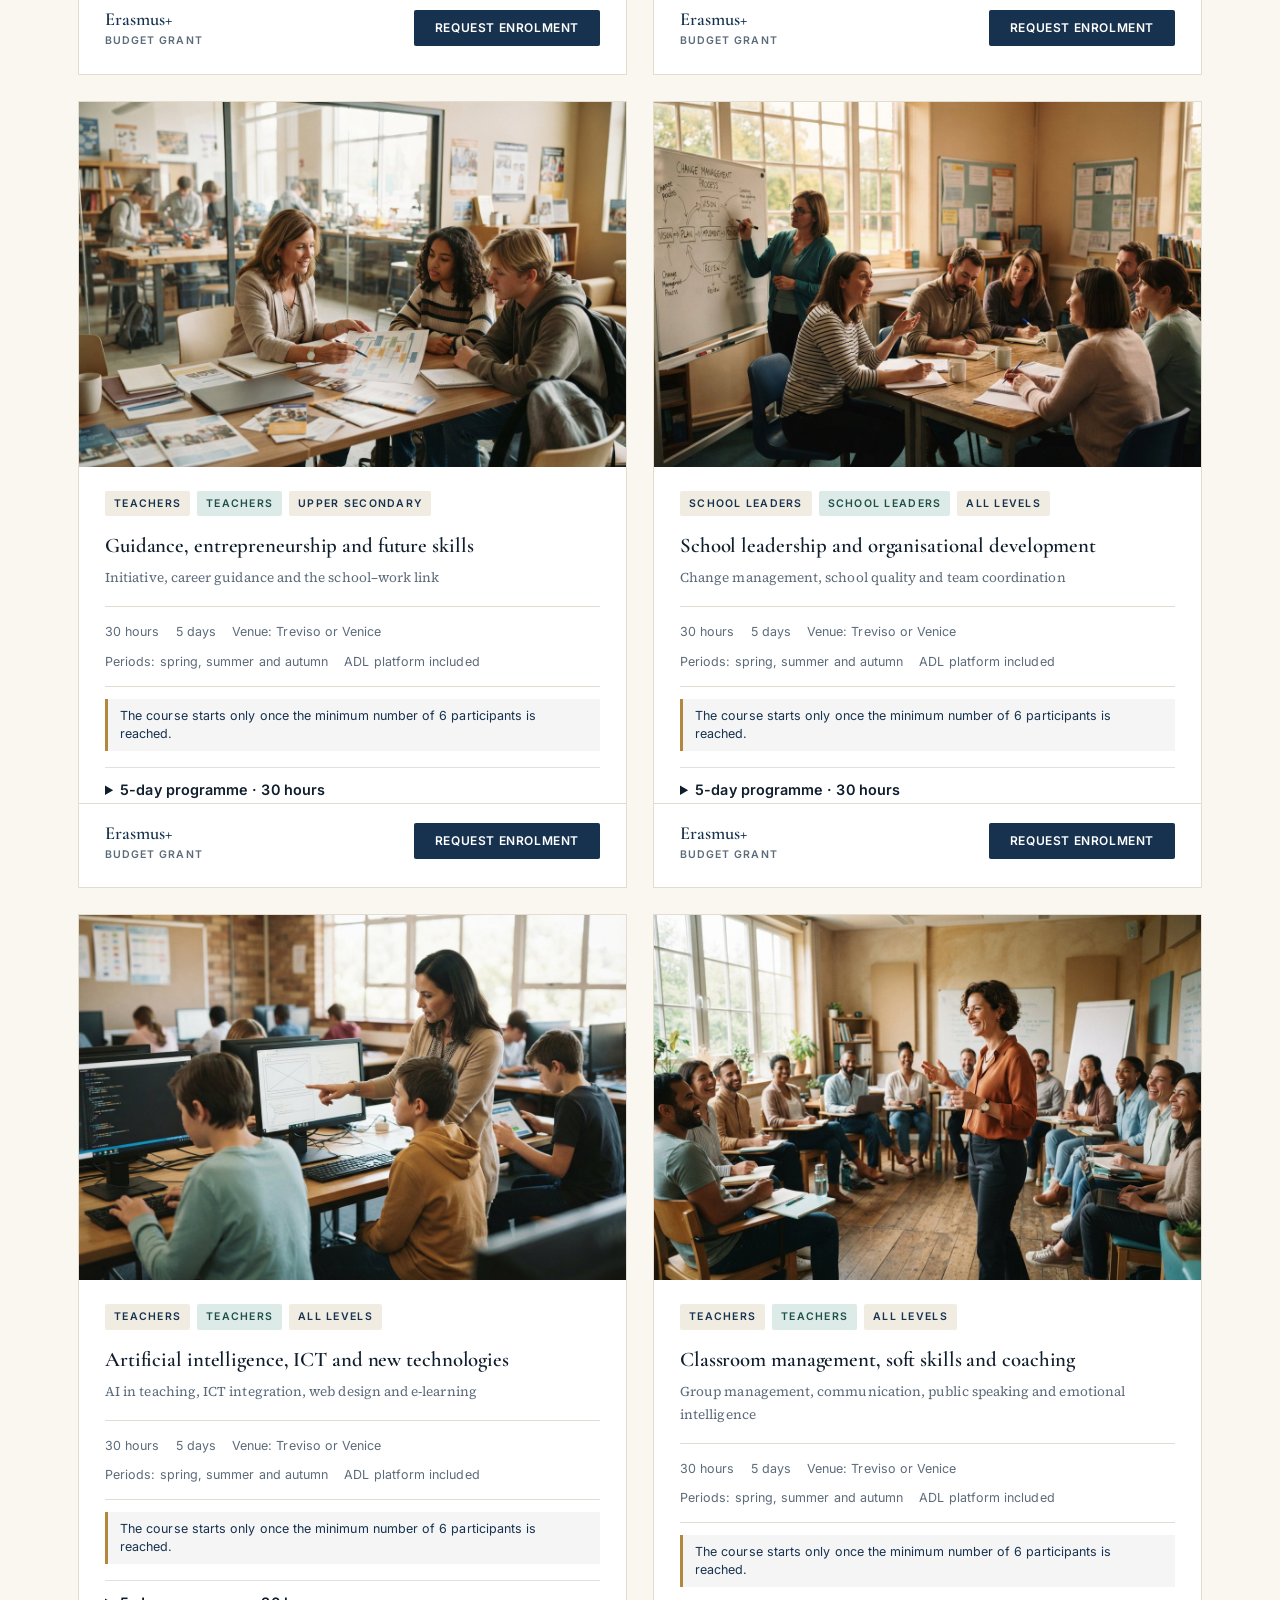
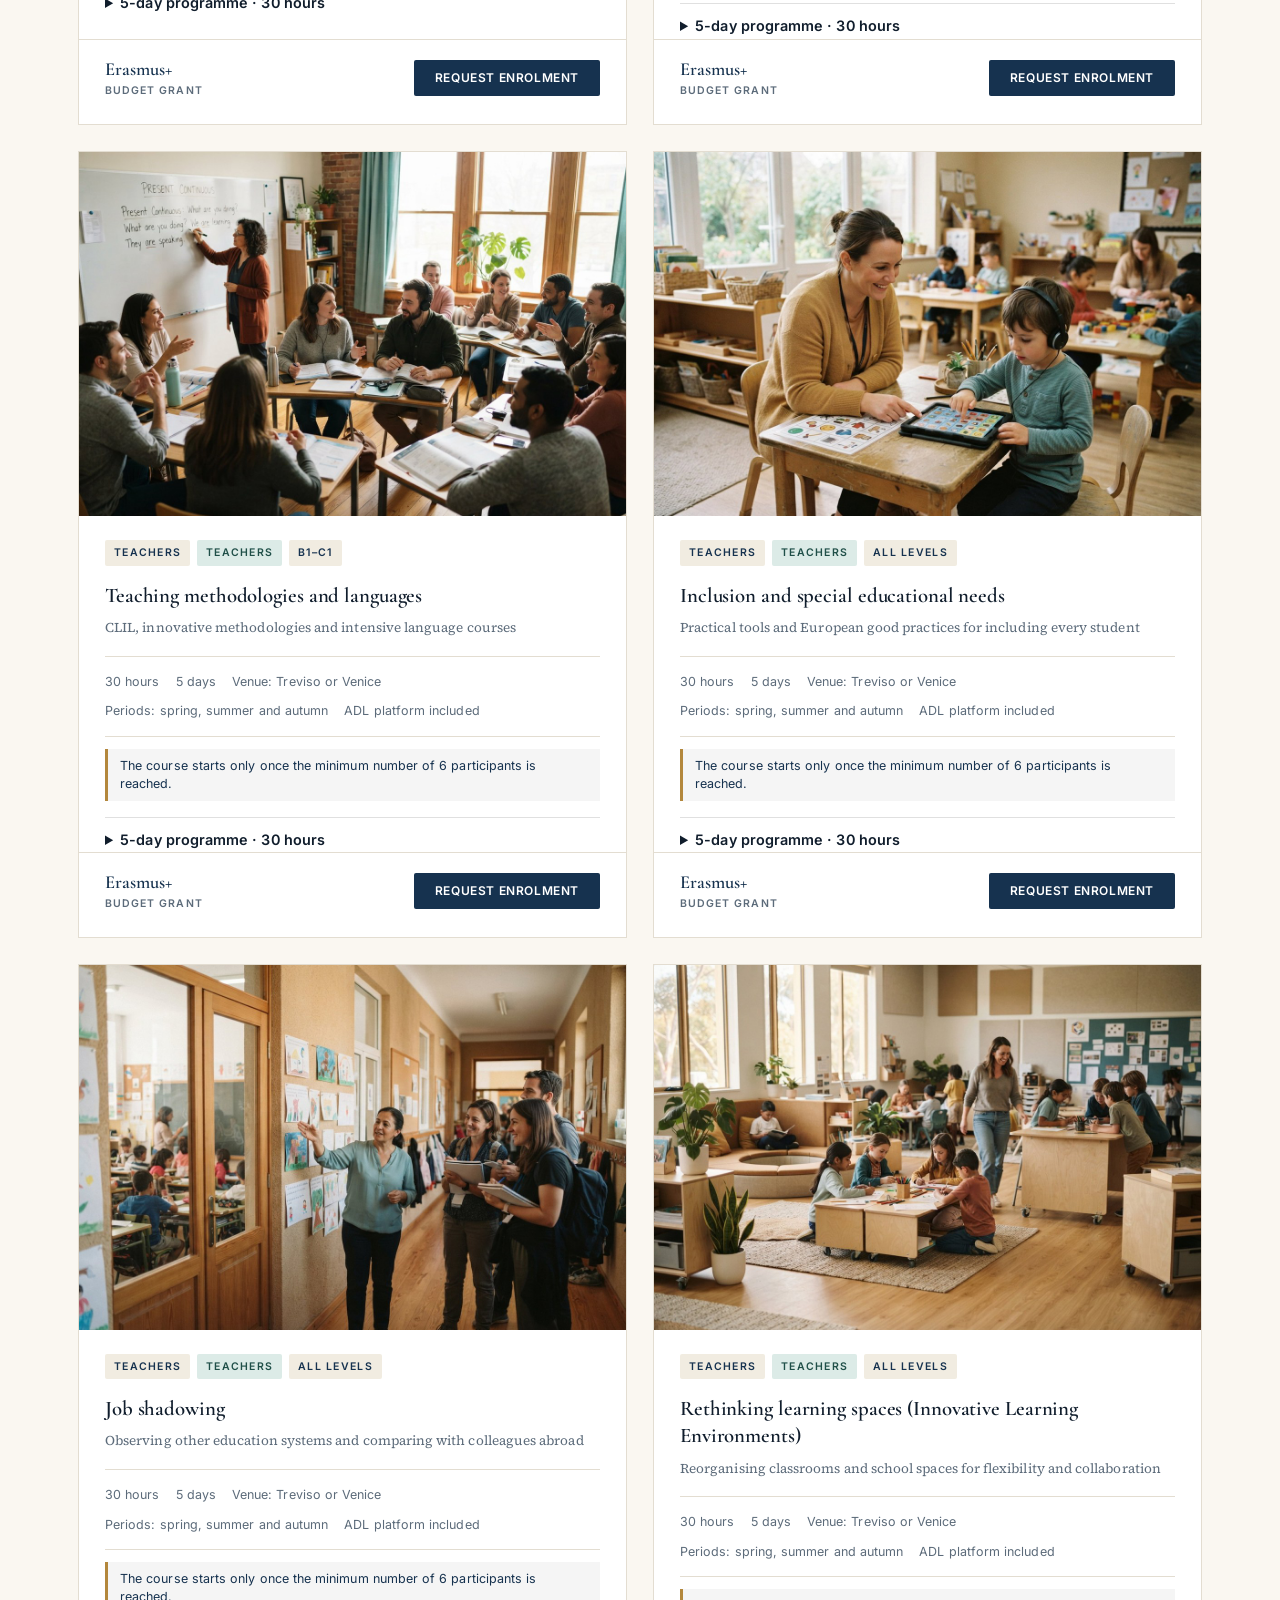
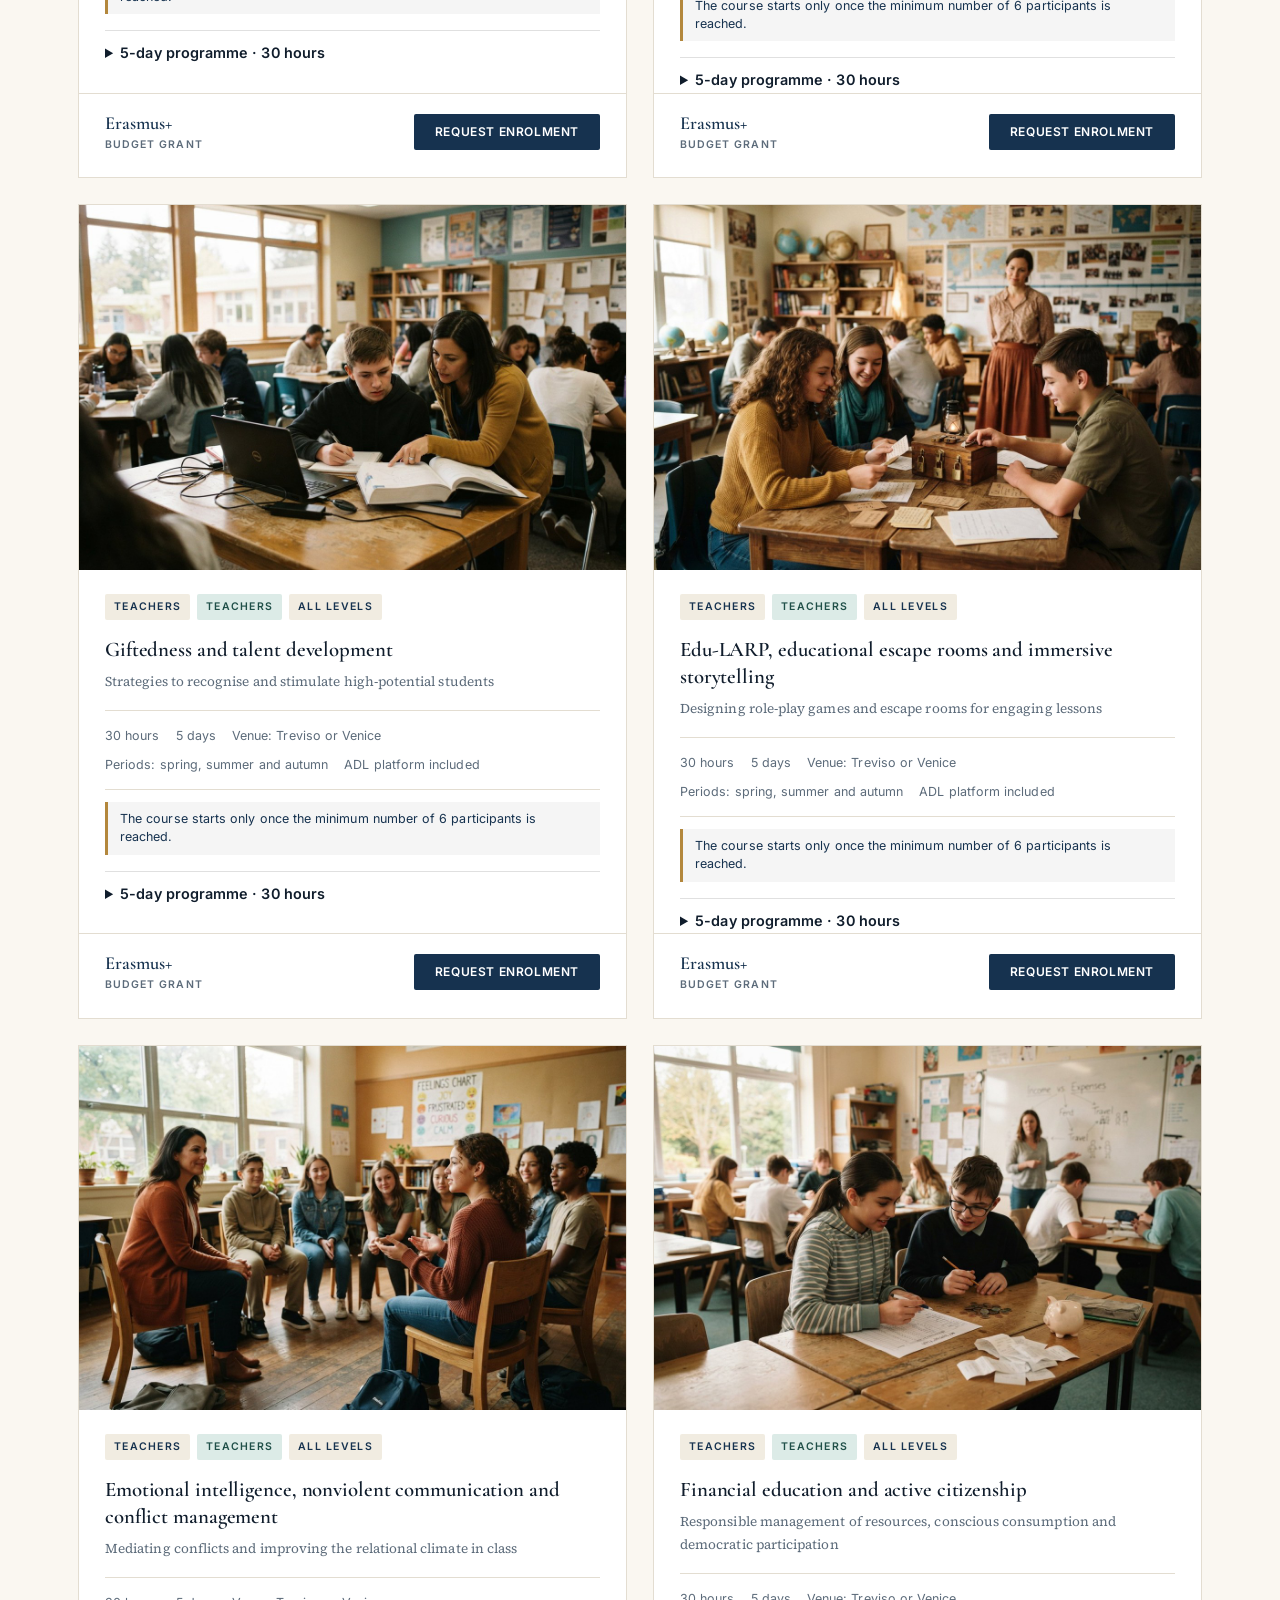
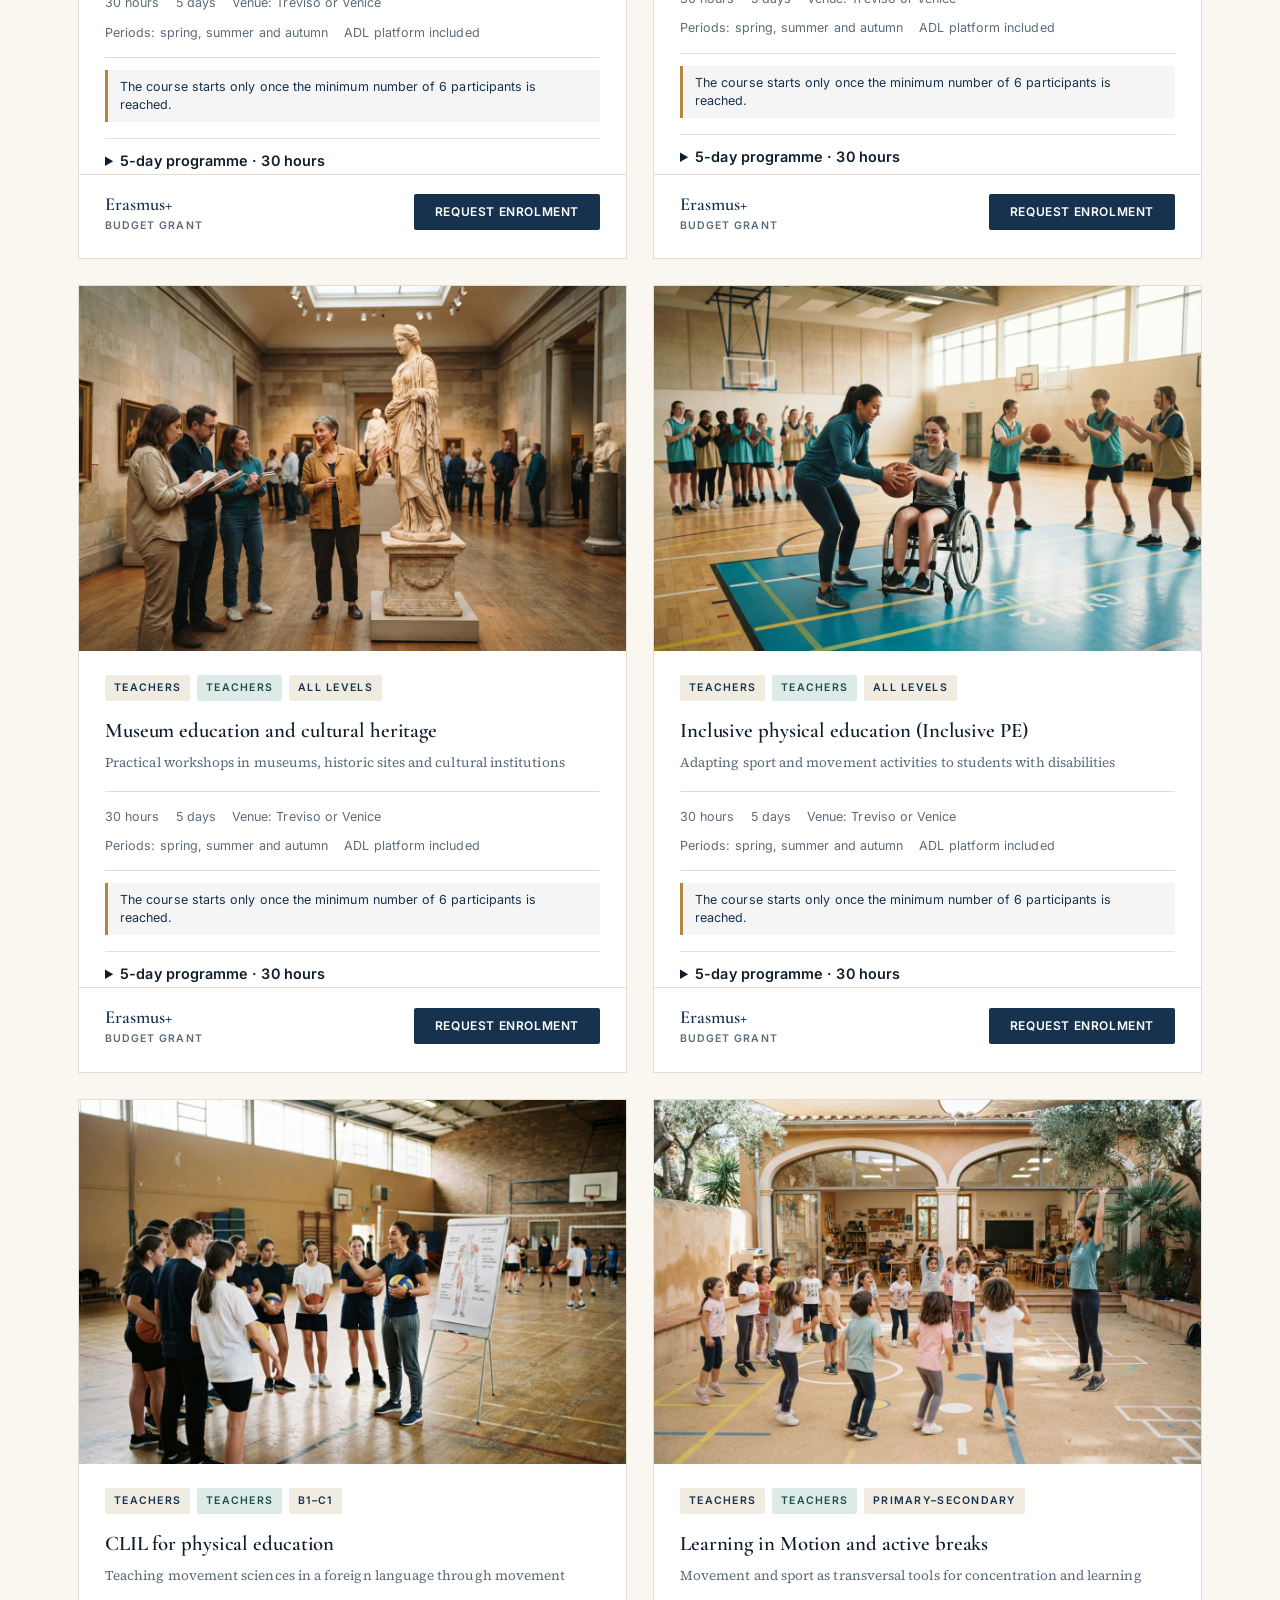
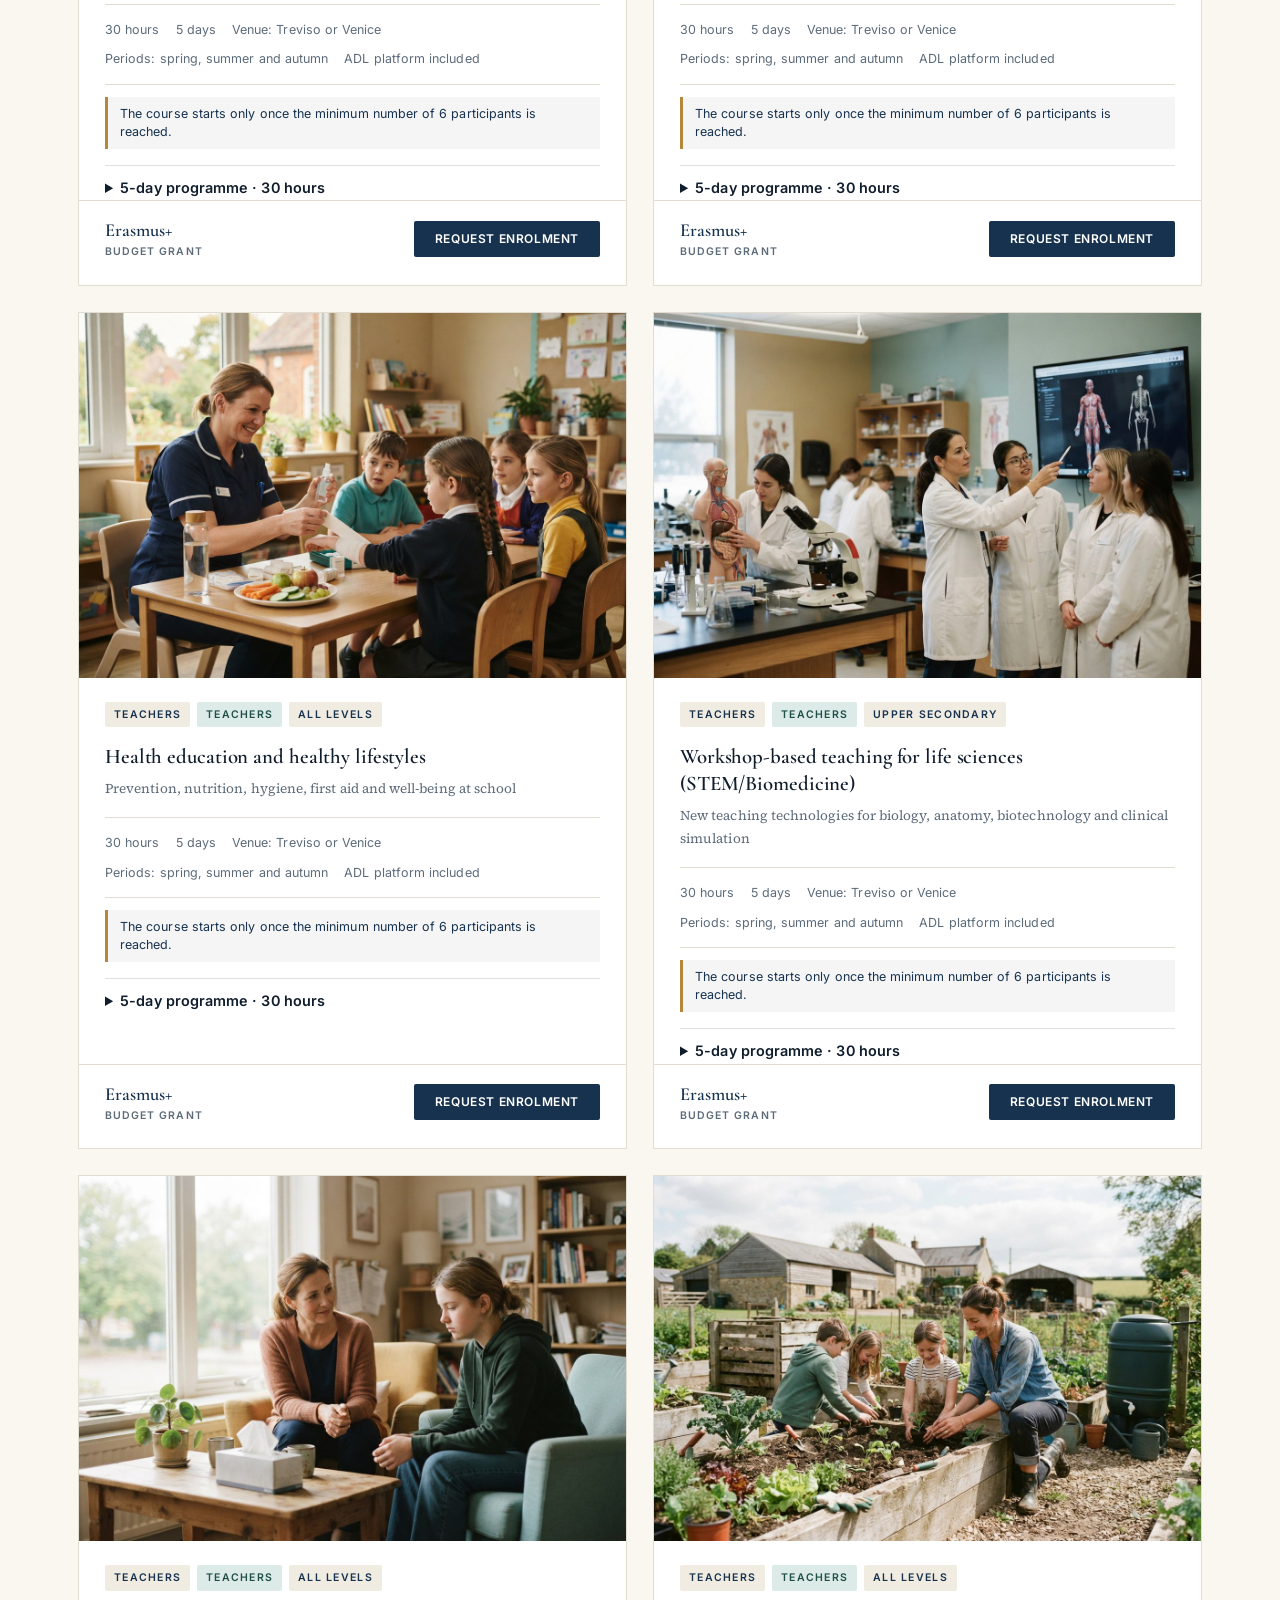
<file: corsi-internazionali.html>
<!DOCTYPE html>
<html lang="en">
<head>
<meta charset="utf-8">
<meta name="viewport" content="width=device-width, initial-scale=1">
<title>International courses — Nefeli Education</title>
<meta name="description" content="40 five-day international courses (30 hours) eligible for Erasmus+ budget grant funding: digital teaching and AI, inclusion and SEN, CLIL, flipped classroom, assessment, conflict management, STEM and robotics, Italian L2, Erasmus+ and eTwinning, ATA staff, Trinity GESE, media education, intercultural welcome, arts and storytelling, leadership, well-being, sustainability, heritage and care work.">
<link rel="preconnect" href="https://fonts.googleapis.com">
<link rel="preconnect" href="https://fonts.gstatic.com" crossorigin>
<link href="https://fonts.googleapis.com/css2?family=Cormorant+Garamond:ital,wght@0,400;0,500;0,600;0,700;1,400;1,500&family=Source+Serif+4:ital,opsz,wght@0,8..60,400;0,8..60,600;0,8..60,700;1,8..60,400&family=Inter:wght@300;400;500;600;700&display=swap" rel="stylesheet">
<link rel="icon" href="favicon.ico" sizes="any">
<link rel="icon" type="image/png" sizes="32x32" href="favicon-32.png">
<link rel="icon" type="image/png" sizes="16x16" href="favicon-16.png">
<link rel="apple-touch-icon" href="apple-touch-icon.png">
<link rel="stylesheet" href="assets/css/style.css">
</head>
<body>

<header class="site-header">
  <div class="topbar">
    <div class="wrap topbar-inner">
      <span>Accredited exam centre — Trinity College London · TOEFL · CECOL L2</span>
      <a href="https://adl.nefelieducation.eu" target="_blank" rel="noopener">ADL student area →</a>
    </div>
  </div>
  <div class="wrap nav-inner">
    <a class="brand" href="index.html" aria-label="Nefeli Education — home">
      <img class="brand-logo" src="images/logo-light.png" alt="Nefeli Education" width="460" height="193">
    </a>
    <button class="nav-toggle" aria-label="Open the menu" aria-expanded="false" aria-controls="mainnav">
      <span></span><span></span><span></span>
    </button>
    <nav class="nav" id="mainnav" aria-label="Main navigation">
      <a href="index.html">Home</a>
      <a href="corsi-lingua.html">Language courses</a>
      <a href="corsi-internazionali.html" class="is-active">International courses</a>
      <a href="piattaforma.html">ADL Platform</a>
      <a href="chi-siamo.html">About us</a>
      <a href="progetto-olfa.html">OLFA project</a>
      <a href="contatti.html">Contact</a>
      <a href="contatti.html#scuole" class="btn btn--sm nav-cta">Request a proposal</a>
    </nav>
  </div>
</header>

<main>

  <section class="page-hero">
    <div class="wrap">
      <div class="crumbs"><a href="index.html">Home</a><span>/</span>International courses</div>
      <span class="eyebrow">For schools, universities and organisations</span>
      <h1>Forty 5-day courses, one single point of contact.</h1>
      <p class="lede">We design and deliver pathways for staff and students of schools at every level, in Italy and abroad. In person, online or blended, with certification and documentation of results.</p>
      <div class="hero-actions" style="margin-top:32px">
        <a href="contatti.html#scuole" class="btn btn--gold">Request a proposal <span class="arw">→</span></a>
        <a href="#corsi" class="btn btn--outline-light">Browse the courses</a>
      </div>
    </div>
  </section>

  <!-- HOW WE WORK -->
  <section class="section--tight section--paper">
    <div class="wrap">
      <div class="stats reveal">
        <div class="stat"><b>40</b><span>International 5-day courses, 30 hours each</span></div>
        <div class="stat"><b>Tailor-made</b><span>Programmes built on the institute's needs</span></div>
        <div class="stat"><b>3</b><span>Formats: in person, online, blended</span></div>
        <div class="stat"><b>2 days</b><span>Average response time to a request</span></div>
      </div>
    </div>
  </section>

  <!-- 5-DAY COURSES -->
  <section class="section" id="corsi">
    <div class="wrap">
      <div class="sec-head reveal">
        <div>
          <span class="eyebrow">International catalogue</span>
          <h2 class="h-sec">The 5-day courses.</h2>
        </div>
        <p class="lede">All 5-day courses (30 hours, with morning and afternoon sessions) are eligible for Erasmus+ funding: the cost is based on the Erasmus+ budget grant, the periods are spring, summer and autumn, and the course starts only once the minimum number of 6 participants is reached. Every course includes access to the ADL platform and the digital course materials.</p>
      </div>

      <div class="course-grid course-grid--photo">
        <article class="course course--photo reveal" id="eng-trinity">
          <div class="course-photo"><img src="images/corso-trinity-gese.jpg" alt="A candidate takes the Trinity GESE spoken interview with an examiner" width="1200" height="800" loading="lazy"></div>
          <div class="course-top">
            <div class="course-tags"><span class="tag">English</span><span class="tag tag--gold">Certification</span><span class="tag">A2–C2</span></div>
            <h3>Trinity GESE — Spoken preparation</h3>
            <p class="sub">Graded spoken exam, levels 4–12</p>
            <div class="meta"><span>30 hours</span><span>5 days</span><span>Venue: Treviso or Venice</span><span>Periods: spring, summer and autumn</span><span>ADL platform included</span></div>
            <p class="minp">The course starts only once the minimum number of 6 participants is reached.</p>
            <details class="prog"><summary>5-day programme · 30 hours</summary><ol><li><b>Day 1 · 6 hours</b>GESE format: interview structure and levels<span class="slot"><em>Morning · 3 h</em>Presentation of the GESE format and levels (Grade 4–12); individual diagnostic interview to identify the most suitable grade.</span><span class="slot"><em>Afternoon · 3 h</em>Basic vocabulary and structures for the grade; first paired conversation simulations with teacher feedback.</span></li><li><b>Day 2 · 6 hours</b>Conversation topics and vocabulary for the grade<span class="slot"><em>Morning · 3 h</em>Choosing and developing the personal topic: outline, dedicated vocabulary and first delivery.</span><span class="slot"><em>Afternoon · 3 h</em>Conversation phase: syllabus topics, extended answers and small-group work.</span></li><li><b>Day 3 · 6 hours</b>Communicative functions: expressing opinions and preferences<span class="slot"><em>Morning · 3 h</em>Expressing opinions, preferences, agreement and disagreement: connectors and functional structures for the grade.</span><span class="slot"><em>Afternoon · 3 h</em>Guided speaking, audio recording and self-correction with the teacher.</span></li><li><b>Day 4 · 6 hours</b>Interactive phase: questions, reactions, initiative<span class="slot"><em>Morning · 3 h</em>Interactive phase: techniques for asking questions, reacting and taking the initiative in the dialogue with the examiner.</span><span class="slot"><em>Afternoon · 3 h</em>Role-play with a native-speaker teacher; feedback on pronunciation, fluency and accuracy.</span></li><li><b>Day 5 · 6 hours</b>Exam simulation with an examiner and feedback<span class="slot"><em>Morning · 3 h</em>Complete individual exam simulation with an examiner, under the real conditions of the test.</span><span class="slot"><em>Afternoon · 3 h</em>Individual feedback on results, error analysis and a study plan towards the exam.</span></li></ol></details>
          </div>
          <div class="course-foot">
            <div class="price price--lump">Erasmus+<small>budget grant</small></div>
            <a class="btn btn--sm" href="contatti.html#scuole">Request enrolment</a>
          </div>
        </article>
        <article class="course course--photo reveal" id="doc-ai">
          <div class="course-photo"><img src="images/corso-didattica-digitale-ai.jpg" alt="A teacher records a video lesson with AI in a school classroom" width="1200" height="800" loading="lazy"></div>
          <div class="course-top">
            <div class="course-tags"><span class="tag">Teachers</span><span class="tag tag--teal">Teachers</span><span class="tag">All levels</span></div>
            <h3>Digital teaching and artificial intelligence in the classroom</h3>
            <p class="sub">Tools, prompts and lesson design with AI</p>
            <div class="meta"><span>30 hours</span><span>5 days</span><span>Venue: Treviso or Venice</span><span>Periods: spring, summer and autumn</span><span>ADL platform included</span></div>
            <p class="minp">The course starts only once the minimum number of 6 participants is reached.</p>
            <details class="prog"><summary>5-day programme · 30 hours</summary><ol><li><b>Day 1 · 6 hours</b>The digital landscape: DigComp 2.2 skills and critical use of AI<span class="slot"><em>Morning · 3 h</em>The DigComp 2.2 and DigCompEdu frameworks; how generative AI models work, potential and limits.</span><span class="slot"><em>Afternoon · 3 h</em>Guided exploration of AI assistants on real school tasks and critical analysis of the results.</span></li><li><b>Day 2 · 6 hours</b>Effective prompts for preparing materials and assessments<span class="slot"><em>Morning · 3 h</em>Anatomy of a prompt: role, context, constraints and format; refinement techniques.</span><span class="slot"><em>Afternoon · 3 h</em>Workshop: creating worksheets, exercises and differentiated assessments by level with AI.</span></li><li><b>Day 3 · 6 hours</b>Tools for interactive and collaborative lessons<span class="slot"><em>Morning · 3 h</em>AI-enhanced presentations, quizzes and collaborative boards: overview and hands-on trial.</span><span class="slot"><em>Afternoon · 3 h</em>Designing an interactive, collaborative activity; peer testing.</span></li><li><b>Day 4 · 6 hours</b>Privacy, ethics and conscious use with students<span class="slot"><em>Morning · 3 h</em>Student data protection (GDPR), bias, transparency and copyright.</span><span class="slot"><em>Afternoon · 3 h</em>Drafting shared rules of use with students; case studies on plagiarism and assessment.</span></li><li><b>Day 5 · 6 hours</b>Project: a learning unit with AI and presentation<span class="slot"><em>Morning · 3 h</em>Designing, individually or in groups, a learning unit with AI.</span><span class="slot"><em>Afternoon · 3 h</em>Presenting the work, peer feedback and a classroom implementation plan.</span></li></ol></details>
          </div>
          <div class="course-foot">
            <div class="price price--lump">Erasmus+<small>budget grant</small></div>
            <a class="btn btn--sm" href="contatti.html#scuole">Request enrolment</a>
          </div>
        </article>
        <article class="course course--photo reveal" id="doc-inclusione">
          <div class="course-photo"><img src="images/corso-inclusione-bes.jpg" alt="A teacher works alongside a child with Down syndrome in an inclusive classroom" width="1200" height="800" loading="lazy"></div>
          <div class="course-top">
            <div class="course-tags"><span class="tag">Teachers</span><span class="tag tag--teal">Teachers</span><span class="tag">All levels</span></div>
            <h3>Inclusion, SEN and IEPs</h3>
            <p class="sub">Designing for everyone: strategies, tools and documentation</p>
            <div class="meta"><span>30 hours</span><span>5 days</span><span>Venue: Treviso or Venice</span><span>Periods: spring, summer and autumn</span><span>ADL platform included</span></div>
            <p class="minp">The course starts only once the minimum number of 6 participants is reached.</p>
            <details class="prog"><summary>5-day programme · 30 hours</summary><ol><li><b>Day 1 · 6 hours</b>Legal framework and special educational needs<span class="slot"><em>Morning · 3 h</em>Main legal references (Law 104/1992, Law 170/2010, Legislative Decree 66/2017) and categories of special educational needs.</span><span class="slot"><em>Afternoon · 3 h</em>Discussion of cases from participants' classes and mapping of needs.</span></li><li><b>Day 2 · 6 hours</b>Observation and the functioning profile (ICF)<span class="slot"><em>Morning · 3 h</em>Systematic classroom observation; the ICF bio-psycho-social model and the Functioning Profile.</span><span class="slot"><em>Afternoon · 3 h</em>Workshop: completing observation grids on simulated cases.</span></li><li><b>Day 3 · 6 hours</b>Inclusive teaching strategies and Universal Design for Learning<span class="slot"><em>Morning · 3 h</em>Universal Design for Learning: representation, action and expression, engagement.</span><span class="slot"><em>Afternoon · 3 h</em>Redesigning a lesson according to UDL principles; differentiated teaching and peer tutoring.</span></li><li><b>Day 4 · 6 hours</b>Compensatory tools and assistive technologies<span class="slot"><em>Morning · 3 h</em>Compensatory tools and dispensatory measures; overview of software and apps (speech synthesis, mind maps, facilitated reading).</span><span class="slot"><em>Afternoon · 3 h</em>Hands-on trial of the tools and matching them to different student profiles.</span></li><li><b>Day 5 · 6 hours</b>Drafting the IEP and case workshop<span class="slot"><em>Morning · 3 h</em>Structure of the IEP and its link to the life project: objectives, strategies and assessment.</span><span class="slot"><em>Afternoon · 3 h</em>Case workshop: drafting a section of the IEP and collective feedback.</span></li></ol></details>
          </div>
          <div class="course-foot">
            <div class="price price--lump">Erasmus+<small>budget grant</small></div>
            <a class="btn btn--sm" href="contatti.html#scuole">Request enrolment</a>
          </div>
        </article>
        <article class="course course--photo reveal" id="doc-clil">
          <div class="course-photo"><img src="images/corso-clil.jpg" alt="A teacher explains a subject in English at the whiteboard using the CLIL methodology" width="1200" height="800" loading="lazy"></div>
          <div class="course-top">
            <div class="course-tags"><span class="tag">Teachers</span><span class="tag tag--teal">Teachers</span><span class="tag">B1–C1</span></div>
            <h3>CLIL — teaching your subject in English</h3>
            <p class="sub">Methodology, classroom language and materials</p>
            <div class="meta"><span>30 hours</span><span>5 days</span><span>Venue: Treviso or Venice</span><span>Periods: spring, summer and autumn</span><span>ADL platform included</span></div>
            <p class="minp">The course starts only once the minimum number of 6 participants is reached.</p>
            <details class="prog"><summary>5-day programme · 30 hours</summary><ol><li><b>Day 1 · 6 hours</b>CLIL principles: content, language, cognition, culture<span class="slot"><em>Morning · 3 h</em>Theoretical framework: the 4Cs (content, communication, cognition, culture), the difference between CLIL and a language lesson.</span><span class="slot"><em>Afternoon · 3 h</em>Analysis of CLIL lessons; self-assessment of your own English level and language needs.</span></li><li><b>Day 2 · 6 hours</b>Classroom English: instructions, questions, feedback<span class="slot"><em>Morning · 3 h</em>Classroom language: instructions, explanations, questions at different cognitive levels and feedback.</span><span class="slot"><em>Afternoon · 3 h</em>Oral practice in small groups and simulation of short lesson segments; pronunciation and fluency.</span></li><li><b>Day 3 · 6 hours</b>Designing a CLIL module in your own subject<span class="slot"><em>Morning · 3 h</em>Choosing content, subject and language objectives, planning the module.</span><span class="slot"><em>Afternoon · 3 h</em>Workshop: designing a CLIL module in your own subject.</span></li><li><b>Day 4 · 6 hours</b>Materials and language scaffolding for pupils<span class="slot"><em>Morning · 3 h</em>Adapting texts, charts and videos; glossaries, diagrams and sentence frames to support pupils.</span><span class="slot"><em>Afternoon · 3 h</em>Producing the materials for your module with teacher tutoring.</span></li><li><b>Day 5 · 6 hours</b>Micro-teaching and peer assessment<span class="slot"><em>Morning · 3 h</em>Micro-teaching: each participant delivers a segment of their module.</span><span class="slot"><em>Afternoon · 3 h</em>Peer assessment with an observation grid; CLIL assessment strategies and final feedback.</span></li></ol></details>
          </div>
          <div class="course-foot">
            <div class="price price--lump">Erasmus+<small>budget grant</small></div>
            <a class="btn btn--sm" href="contatti.html#scuole">Request enrolment</a>
          </div>
        </article>
        <article class="course course--photo reveal" id="doc-flipped">
          <div class="course-photo"><img src="images/corso-flipped-classroom.jpg" alt="A teacher leads a flipped lesson in front of the class" width="1200" height="800" loading="lazy"></div>
          <div class="course-top">
            <div class="course-tags"><span class="tag">Teachers</span><span class="tag tag--teal">Teachers</span><span class="tag">All levels</span></div>
            <h3>Flipped classroom and cooperative learning</h3>
            <p class="sub">Active methodologies for engaged classes</p>
            <div class="meta"><span>30 hours</span><span>5 days</span><span>Venue: Treviso or Venice</span><span>Periods: spring, summer and autumn</span><span>ADL platform included</span></div>
            <p class="minp">The course starts only once the minimum number of 6 participants is reached.</p>
            <details class="prog"><summary>5-day programme · 30 hours</summary><ol><li><b>Day 1 · 6 hours</b>From frontal teaching to the flipped classroom<span class="slot"><em>Morning · 3 h</em>Principles and phases of the flipped classroom; examples across subjects.</span><span class="slot"><em>Afternoon · 3 h</em>Analysing participants' contexts and designing the “at home – in class” cycle.</span></li><li><b>Day 2 · 6 hours</b>Creating videos and resources for home study<span class="slot"><em>Morning · 3 h</em>Recording and editing short video lessons: tools, length and effective structure.</span><span class="slot"><em>Afternoon · 3 h</em>Workshop: producing a video lesson with integrated quizzes and support materials.</span></li><li><b>Day 3 · 6 hours</b>Cooperative learning: roles, techniques and groups<span class="slot"><em>Morning · 3 h</em>Cooperative learning: positive interdependence, roles and group formation; techniques (jigsaw, think–pair–share).</span><span class="slot"><em>Afternoon · 3 h</em>Direct trial of the techniques, with participants in the student role.</span></li><li><b>Day 4 · 6 hours</b>Designing classroom activities and authentic tasks<span class="slot"><em>Morning · 3 h</em>Designing classroom activities, problem solving and authentic tasks; managing time and space.</span><span class="slot"><em>Afternoon · 3 h</em>Developing a complete flipped unit with cooperative learning.</span></li><li><b>Day 5 · 6 hours</b>Workshop: lesson simulation and feedback<span class="slot"><em>Morning · 3 h</em>Simulation of a flipped lesson with the group in the role of the class.</span><span class="slot"><em>Afternoon · 3 h</em>Feedback, peer assessment and implementation plan.</span></li></ol></details>
          </div>
          <div class="course-foot">
            <div class="price price--lump">Erasmus+<small>budget grant</small></div>
            <a class="btn btn--sm" href="contatti.html#scuole">Request enrolment</a>
          </div>
        </article>
        <article class="course course--photo reveal" id="doc-valutazione">
          <div class="course-photo"><img src="images/corso-valutazione.jpg" alt="A teacher consults an assessment rubric at the teacher's desk" width="1200" height="800" loading="lazy"></div>
          <div class="course-top">
            <div class="course-tags"><span class="tag">Teachers</span><span class="tag tag--teal">Teachers</span><span class="tag">All levels</span></div>
            <h3>Formative and competence-based assessment</h3>
            <p class="sub">Rubrics, feedback and digital tools</p>
            <div class="meta"><span>30 hours</span><span>5 days</span><span>Venue: Treviso or Venice</span><span>Periods: spring, summer and autumn</span><span>ADL platform included</span></div>
            <p class="minp">The course starts only once the minimum number of 6 participants is reached.</p>
            <details class="prog"><summary>5-day programme · 30 hours</summary><ol><li><b>Day 1 · 6 hours</b>Assessing competences: framework and indicators<span class="slot"><em>Morning · 3 h</em>From assessing knowledge to assessing competences: European key competences, levels and descriptors.</span><span class="slot"><em>Afternoon · 3 h</em>Analysing the assessment tools in use and defining indicators.</span></li><li><b>Day 2 · 6 hours</b>Building effective assessment rubrics<span class="slot"><em>Morning · 3 h</em>Structure of a rubric: criteria, descriptors, levels and weightings.</span><span class="slot"><em>Afternoon · 3 h</em>Workshop: building rubrics for a test in your own subject.</span></li><li><b>Day 3 · 6 hours</b>Formative feedback and student self-assessment<span class="slot"><em>Morning · 3 h</em>Principles of effective feedback; formative assessment, peer assessment and self-assessment.</span><span class="slot"><em>Afternoon · 3 h</em>Feedback simulations and designing self-assessment activities.</span></li><li><b>Day 4 · 6 hours</b>Digital tools for tests and quizzes<span class="slot"><em>Morning · 3 h</em>Digital tools for quizzes, forms, tests and portfolios.</span><span class="slot"><em>Afternoon · 3 h</em>Creating a digital test with automatic feedback and analysing the results.</span></li><li><b>Day 5 · 6 hours</b>Real-world tasks: design and assessment<span class="slot"><em>Morning · 3 h</em>Designing a real-world task and the rubric to assess it.</span><span class="slot"><em>Afternoon · 3 h</em>Presenting the work, peer assessment and implementation plan.</span></li></ol></details>
          </div>
          <div class="course-foot">
            <div class="price price--lump">Erasmus+<small>budget grant</small></div>
            <a class="btn btn--sm" href="contatti.html#scuole">Request enrolment</a>
          </div>
        </article>
        <article class="course course--photo reveal" id="doc-conflitto">
          <div class="course-photo"><img src="images/corso-gestione-conflitto.jpg" alt="A teacher mediates a discussion between two students in the classroom" width="1200" height="800" loading="lazy"></div>
          <div class="course-top">
            <div class="course-tags"><span class="tag">Teachers</span><span class="tag tag--teal">Teachers</span><span class="tag">All levels</span></div>
            <h3>Classroom management and conflict prevention</h3>
            <p class="sub">Relationships, shared rules and mediation</p>
            <div class="meta"><span>30 hours</span><span>5 days</span><span>Venue: Treviso or Venice</span><span>Periods: spring, summer and autumn</span><span>ADL platform included</span></div>
            <p class="minp">The course starts only once the minimum number of 6 participants is reached.</p>
            <details class="prog"><summary>5-day programme · 30 hours</summary><ol><li><b>Day 1 · 6 hours</b>Group dynamics and classroom climate<span class="slot"><em>Morning · 3 h</em>Group dynamics, informal roles, classroom climate and educational leadership.</span><span class="slot"><em>Afternoon · 3 h</em>Experiential activities and analysis of situations drawn from participants' classes.</span></li><li><b>Day 2 · 6 hours</b>Effective communication and active listening<span class="slot"><em>Morning · 3 h</em>Assertive communication, active listening and I-messages.</span><span class="slot"><em>Afternoon · 3 h</em>Paired exercises and role-play of difficult conversations.</span></li><li><b>Day 3 · 6 hours</b>Shared rules and managing difficult behaviour<span class="slot"><em>Morning · 3 h</em>Building shared rules; strategies for problematic behaviour and educational sanctions.</span><span class="slot"><em>Afternoon · 3 h</em>Case study and drafting a classroom agreement.</span></li><li><b>Day 4 · 6 hours</b>Conflict mediation between students and with families<span class="slot"><em>Morning · 3 h</em>Phases and tools of mediation: between students, peer mediation and with families.</span><span class="slot"><em>Afternoon · 3 h</em>Mediation role-play: student–student and teacher–family.</span></li><li><b>Day 5 · 6 hours</b>Role-play and an action plan for your own class<span class="slot"><em>Morning · 3 h</em>Complete simulations on cases brought by participants, with observation and feedback.</span><span class="slot"><em>Afternoon · 3 h</em>Drafting a personal action plan for your own class and final discussion.</span></li></ol></details>
          </div>
          <div class="course-foot">
            <div class="price price--lump">Erasmus+<small>budget grant</small></div>
            <a class="btn btn--sm" href="contatti.html#scuole">Request enrolment</a>
          </div>
        </article>
        <article class="course course--photo reveal" id="doc-stem">
          <div class="course-photo"><img src="images/corso-stem-robotica.jpg" alt="Children assemble an educational robot in a STEM lab with their teacher" width="1200" height="800" loading="lazy"></div>
          <div class="course-top">
            <div class="course-tags"><span class="tag">Teachers</span><span class="tag tag--teal">Teachers</span><span class="tag">Primary–Secondary</span></div>
            <h3>STEM, coding and educational robotics</h3>
            <p class="sub">Practical workshops for maths and science</p>
            <div class="meta"><span>30 hours</span><span>5 days</span><span>Venue: Treviso or Venice</span><span>Periods: spring, summer and autumn</span><span>ADL platform included</span></div>
            <p class="minp">The course starts only once the minimum number of 6 participants is reached.</p>
            <details class="prog"><summary>5-day programme · 30 hours</summary><ol><li><b>Day 1 · 6 hours</b>The STEAM approach and workshop-based teaching<span class="slot"><em>Morning · 3 h</em>The STEAM approach, project-based and inquiry learning; examples of activities by age.</span><span class="slot"><em>Afternoon · 3 h</em>Hands-on problem-based learning workshop with simple materials.</span></li><li><b>Day 2 · 6 hours</b>Computational thinking and unplugged coding<span class="slot"><em>Morning · 3 h</em>Decomposition, algorithms and pattern recognition: computational thinking.</span><span class="slot"><em>Afternoon · 3 h</em>Unplugged coding activities: routes, coding games, instruction cards; adapting for age.</span></li><li><b>Day 3 · 6 hours</b>Block-based programming and first projects<span class="slot"><em>Morning · 3 h</em>Introduction to block-based environments: sprites, events and loops.</span><span class="slot"><em>Afternoon · 3 h</em>Creating first projects: stories, games and quizzes linked to subjects.</span></li><li><b>Day 4 · 6 hours</b>Educational robotics and sensors<span class="slot"><em>Morning · 3 h</em>Educational robots and programmable boards; sensors and actuators.</span><span class="slot"><em>Afternoon · 3 h</em>Building and programming a robotic route with sensors.</span></li><li><b>Day 5 · 6 hours</b>Group project and an activity plan for the class<span class="slot"><em>Morning · 3 h</em>Group work: designing a STEAM activity for your own class.</span><span class="slot"><em>Afternoon · 3 h</em>Presenting the work, feedback, activity plan and assessment.</span></li></ol></details>
          </div>
          <div class="course-foot">
            <div class="price price--lump">Erasmus+<small>budget grant</small></div>
            <a class="btn btn--sm" href="contatti.html#scuole">Request enrolment</a>
          </div>
        </article>
        <article class="course course--photo reveal" id="doc-l2">
          <div class="course-photo"><img src="images/corso-italiano-l2.jpg" alt="An Italian L2 teacher works with foreign students in the classroom" width="1200" height="800" loading="lazy"></div>
          <div class="course-top">
            <div class="course-tags"><span class="tag">Teachers</span><span class="tag tag--teal">Teachers</span><span class="tag">All levels</span></div>
            <h3>Teaching Italian L2 to foreign pupils</h3>
            <p class="sub">Welcoming, literacy and multilingual classes</p>
            <div class="meta"><span>30 hours</span><span>5 days</span><span>Venue: Treviso or Venice</span><span>Periods: spring, summer and autumn</span><span>ADL platform included</span></div>
            <p class="minp">The course starts only once the minimum number of 6 participants is reached.</p>
            <details class="prog"><summary>5-day programme · 30 hours</summary><ol><li><b>Day 1 · 6 hours</b>Welcoming and identifying language needs<span class="slot"><em>Morning · 3 h</em>Welcoming the foreign pupil and family; welcome protocol; language for communicating and language for studying.</span><span class="slot"><em>Afternoon · 3 h</em>Tools for identifying language needs and initial entry tests.</span></li><li><b>Day 2 · 6 hours</b>The syllabic method and first Italian L2 skills<span class="slot"><em>Morning · 3 h</em>Literacy: the syllabic method, sounds, syllables, reading and writing.</span><span class="slot"><em>Afternoon · 3 h</em>Workshop on activities for the pre-A1 level: cards, phonological games and worksheets.</span></li><li><b>Day 3 · 6 hours</b>Vocabulary, grammar and activities for pre-A1/A1 levels<span class="slot"><em>Morning · 3 h</em>Basic vocabulary, structures and teaching sequences with reference to the CEFR.</span><span class="slot"><em>Afternoon · 3 h</em>Creating materials and activities for pre-A1/A1 levels.</span></li><li><b>Day 4 · 6 hours</b>Italian for studying: facilitating subject texts<span class="slot"><em>Morning · 3 h</em>Facilitating subject texts: simplification, glossaries, diagrams and images.</span><span class="slot"><em>Afternoon · 3 h</em>Adapting a history or science text and producing facilitated materials.</span></li><li><b>Day 5 · 6 hours</b>Assessment and designing an L2 pathway<span class="slot"><em>Morning · 3 h</em>Assessing the non-Italian-speaking pupil: grids, tests and certification of competences.</span><span class="slot"><em>Afternoon · 3 h</em>Designing an Italian L2 pathway and final presentation.</span></li></ol></details>
          </div>
          <div class="course-foot">
            <div class="price price--lump">Erasmus+<small>budget grant</small></div>
            <a class="btn btn--sm" href="contatti.html#scuole">Request enrolment</a>
          </div>
        </article>
        <article class="course course--photo reveal" id="doc-erasmus">
          <div class="course-photo"><img src="images/corso-erasmus.jpg" alt="A European project design meeting around a table with colleagues from different countries" width="1200" height="800" loading="lazy"></div>
          <div class="course-top">
            <div class="course-tags"><span class="tag">Teachers</span><span class="tag tag--teal">Teachers</span><span class="tag">All levels</span></div>
            <h3>Designing with Erasmus+ and eTwinning</h3>
            <p class="sub">From the idea to a European school project</p>
            <div class="meta"><span>30 hours</span><span>5 days</span><span>Venue: Treviso or Venice</span><span>Periods: spring, summer and autumn</span><span>ADL platform included</span></div>
            <p class="minp">The course starts only once the minimum number of 6 participants is reached.</p>
            <details class="prog"><summary>5-day programme · 30 hours</summary><ol><li><b>Day 1 · 6 hours</b>The Erasmus+ programme: key actions and opportunities for schools<span class="slot"><em>Morning · 3 h</em>Programme structure: KA1 and KA2 key actions, accreditations; opportunities for schools, sources and calls.</span><span class="slot"><em>Afternoon · 3 h</em>Examples of completed projects and discussion of participants' schools' needs.</span></li><li><b>Day 2 · 6 hours</b>Needs analysis and defining objectives<span class="slot"><em>Morning · 3 h</em>Needs analysis, SWOT and SMART objectives; the European development plan.</span><span class="slot"><em>Afternoon · 3 h</em>Workshop: defining needs and objectives for your own school.</span></li><li><b>Day 3 · 6 hours</b>Partnerships, eTwinning and finding partners<span class="slot"><em>Morning · 3 h</em>The eTwinning platform: registration, finding partners and the project space.</span><span class="slot"><em>Afternoon · 3 h</em>Hands-on exercise on the platform: finding partners and making first contacts.</span></li><li><b>Day 4 · 6 hours</b>Application: form, budget and indicators<span class="slot"><em>Morning · 3 h</em>Completing the application form; budget (lump sum and unit costs) and indicators.</span><span class="slot"><em>Afternoon · 3 h</em>Guided drafting of an application for your own project.</span></li><li><b>Day 5 · 6 hours</b>Management, dissemination and reporting<span class="slot"><em>Morning · 3 h</em>Project management, communication and dissemination of results.</span><span class="slot"><em>Afternoon · 3 h</em>Reporting and final report; presenting the work and discussion.</span></li></ol></details>
          </div>
          <div class="course-foot">
            <div class="price price--lump">Erasmus+<small>budget grant</small></div>
            <a class="btn btn--sm" href="contatti.html#scuole">Request enrolment</a>
          </div>
        </article>
        <article class="course course--photo reveal" id="ata-servizi">
          <div class="course-photo"><img src="images/corso-personale-ata.jpg" alt="A school administrative assistant welcomes a parent at the office counter" width="1200" height="800" loading="lazy"></div>
          <div class="course-top">
            <div class="course-tags"><span class="tag">ATA staff</span><span class="tag tag--teal">ATA staff</span><span class="tag">ATA staff</span></div>
            <h3>ATA staff — digital office, safety and reception</h3>
            <p class="sub">Administrative, technical and support profiles</p>
            <div class="meta"><span>30 hours</span><span>5 days</span><span>Venue: Treviso or Venice</span><span>Periods: spring, summer and autumn</span><span>ADL platform included</span></div>
            <p class="minp">The course starts only once the minimum number of 6 participants is reached.</p>
            <details class="prog"><summary>5-day programme · 30 hours</summary><ol><li><b>Day 1 · 6 hours</b>The role of ATA staff in the school and in teamwork<span class="slot"><em>Morning · 3 h</em>The role and profiles of ATA staff, school organisation, responsibilities and teamwork.</span><span class="slot"><em>Afternoon · 3 h</em>Group activities on organisational cases and internal communication.</span></li><li><b>Day 2 · 6 hours</b>Protocol, archives and digital document management<span class="slot"><em>Morning · 3 h</em>Digital protocol, archives, record keeping, digital signature and certified email (PEC).</span><span class="slot"><em>Afternoon · 3 h</em>Practical exercises on digital document management, digital secretariat and privacy (GDPR).</span></li><li><b>Day 3 · 6 hours</b>Safety, first aid and supervision of premises<span class="slot"><em>Morning · 3 h</em>Workplace safety (Legislative Decree 81/2008): risks, PPE, emergency and evacuation plans; supervision of premises.</span><span class="slot"><em>Afternoon · 3 h</em>First aid: basic notions and practical exercises.</span></li><li><b>Day 4 · 6 hours</b>Reception, communication with users and conflict management<span class="slot"><em>Morning · 3 h</em>Welcoming and communicating with users: listening, language and front office.</span><span class="slot"><em>Afternoon · 3 h</em>Role-play on handling conflicts and complaints.</span></li><li><b>Day 5 · 6 hours</b>Basic assistance to pupils with disabilities and final assessment<span class="slot"><em>Morning · 3 h</em>Basic assistance to pupils with disabilities: hygiene, mobility, autonomy and relationship.</span><span class="slot"><em>Afternoon · 3 h</em>Final assessment, feedback and issue of the certificate.</span></li></ol></details>
          </div>
          <div class="course-foot">
            <div class="price price--lump">Erasmus+<small>budget grant</small></div>
            <a class="btn btn--sm" href="contatti.html#scuole">Request enrolment</a>
          </div>
        </article>

        <div class="course-divider" style="grid-column:1/-1;margin:26px 0 6px;padding-top:34px;border-top:1px solid var(--line)">
          <span class="eyebrow">Extended catalogue · 29 new pathways</span>
          <h3 style="font-family:var(--serif,Georgia,serif);font-size:1.9rem;margin:8px 0 6px">New 5-day courses for 2026.</h3>
          <p style="max-width:70ch;color:var(--muted,#5b5b5b)">Media education, intercultural welcome, arts and storytelling, leadership, well-being, sustainability, heritage and care work: the same 30-hour, 5-day format, eligible for Erasmus+ funding and delivered in Treviso or Venice.</p>
        </div>
        <article class="course course--photo reveal" id="doc-media-factchecking">
          <div class="course-photo"><img src="images/corso-media-factchecking.jpg" alt="A teacher and students check facts on tablets and printed articles in a classroom" width="1200" height="800" loading="lazy"></div>
          <div class="course-top">
            <div class="course-tags"><span class="tag">Teachers</span><span class="tag tag--teal">Teachers</span><span class="tag">All levels</span></div>
            <h3>Media education, fact-checking and digital citizenship</h3>
            <p class="sub">Critical thinking, fake news and conscious use of social media</p>
            <div class="meta"><span>30 hours</span><span>5 days</span><span>Venue: Treviso or Venice</span><span>Periods: spring, summer and autumn</span><span>ADL platform included</span></div>
            <p class="minp">The course starts only once the minimum number of 6 participants is reached.</p>
            <details class="prog"><summary>5-day programme · 30 hours</summary><ol><li><b>Day 1 · 6 hours</b>The information ecosystem and critical thinking<span class="slot"><em>Morning · 3 h</em>How information circulates online: algorithms, filter bubbles and echo chambers; the main cognitive biases that make us vulnerable to misinformation.</span><span class="slot"><em>Afternoon · 3 h</em>Guided analysis of real news items: distinguishing fact, opinion, interpretation and advertising; first tools for source verification.</span></li><li><b>Day 2 · 6 hours</b>Recognising fake news and disinformation<span class="slot"><em>Morning · 3 h</em>Types of false content: misinformation, disinformation, malinformation; deepfakes and manipulated images; the role of emotions in sharing.</span><span class="slot"><em>Afternoon · 3 h</em>Workshop: reverse image search, cross-checking sources and fact-checking platforms; building a class checklist for verification.</span></li><li><b>Day 3 · 6 hours</b>Online safety and digital identity<span class="slot"><em>Morning · 3 h</em>Digital footprint, privacy settings, cyberbullying and grooming; the main risks for minors and the school's role in prevention.</span><span class="slot"><em>Afternoon · 3 h</em>Case studies and role-play on online safety; drafting a shared class charter for responsible online behaviour.</span></li><li><b>Day 4 · 6 hours</b>Social media: conscious and creative use<span class="slot"><em>Morning · 3 h</em>How platforms work, engagement mechanics and time management; positive uses of social media for learning and participation.</span><span class="slot"><em>Afternoon · 3 h</em>Designing a school social-media campaign or a class blog; peer review of the content produced.</span></li><li><b>Day 5 · 6 hours</b>Designing a media-education unit<span class="slot"><em>Morning · 3 h</em>Integrating media literacy across subjects; assessment of critical-thinking skills; resources and European frameworks (DigComp).</span><span class="slot"><em>Afternoon · 3 h</em>Group work: designing a media-education learning unit; presentation, peer feedback and implementation plan.</span></li></ol></details>
          </div>
          <div class="course-foot">
            <div class="price price--lump">Erasmus+<small>budget grant</small></div>
            <a class="btn btn--sm" href="contatti.html#scuole">Request enrolment</a>
          </div>
        </article>
        <article class="course course--photo reveal" id="doc-interculturale">
          <div class="course-photo"><img src="images/corso-interculturale-accoglienza.jpg" alt="A teacher and a multicultural group of students in a circle in a classroom" width="1200" height="800" loading="lazy"></div>
          <div class="course-top">
            <div class="course-tags"><span class="tag">Teachers</span><span class="tag tag--teal">Teachers</span><span class="tag">All levels</span></div>
            <h3>Intercultural education and welcoming</h3>
            <p class="sub">Multicultural classes, cultural mediation and overcoming stereotypes</p>
            <div class="meta"><span>30 hours</span><span>5 days</span><span>Venue: Treviso or Venice</span><span>Periods: spring, summer and autumn</span><span>ADL platform included</span></div>
            <p class="minp">The course starts only once the minimum number of 6 participants is reached.</p>
            <details class="prog"><summary>5-day programme · 30 hours</summary><ol><li><b>Day 1 · 6 hours</b>Culture, identity and stereotypes<span class="slot"><em>Morning · 3 h</em>Culture as a dynamic process; identity, belonging and the mechanisms of stereotyping and prejudice; the intercultural approach in school.</span><span class="slot"><em>Afternoon · 3 h</em>Experiential activities on our own cultural frames; analysis of situations from participants' classes.</span></li><li><b>Day 2 · 6 hours</b>Welcoming migrant students and families<span class="slot"><em>Morning · 3 h</em>The welcome protocol: first contact, enrolment, language and cultural needs; the role of the school in the reception process.</span><span class="slot"><em>Afternoon · 3 h</em>Workshop: designing a welcome kit and an entry pathway for newly arrived students.</span></li><li><b>Day 3 · 6 hours</b>Cultural mediation in the classroom<span class="slot"><em>Morning · 3 h</em>The role of the cultural mediator; communication with families; managing misunderstandings and cultural conflicts.</span><span class="slot"><em>Afternoon · 3 h</em>Role-play of mediation conversations; mapping the resources available in the local area.</span></li><li><b>Day 4 · 6 hours</b>Intercultural teaching and multilingualism<span class="slot"><em>Morning · 3 h</em>Valuing the languages and cultures present in the class; intercultural curriculum and materials; preventing discrimination.</span><span class="slot"><em>Afternoon · 3 h</em>Designing an intercultural activity or project; adapting materials for a multilingual class.</span></li><li><b>Day 5 · 6 hours</b>Building an inclusive school community<span class="slot"><em>Morning · 3 h</em>Whole-school approach to integration; peer education and student involvement; indicators for monitoring inclusion.</span><span class="slot"><em>Afternoon · 3 h</em>Group work: drafting an intercultural action plan for your own school; presentation and feedback.</span></li></ol></details>
          </div>
          <div class="course-foot">
            <div class="price price--lump">Erasmus+<small>budget grant</small></div>
            <a class="btn btn--sm" href="contatti.html#scuole">Request enrolment</a>
          </div>
        </article>
        <article class="course course--photo reveal" id="doc-arti-visive">
          <div class="course-photo"><img src="images/corso-arti-visive-teatro.jpg" alt="Students paint and photograph a small theatre scene in a school art room" width="1200" height="800" loading="lazy"></div>
          <div class="course-top">
            <div class="course-tags"><span class="tag">Teachers</span><span class="tag tag--teal">Teachers</span><span class="tag">All levels</span></div>
            <h3>Visual arts, theatre and digital storytelling</h3>
            <p class="sub">Creativity, photography and narration for transversal learning</p>
            <div class="meta"><span>30 hours</span><span>5 days</span><span>Venue: Treviso or Venice</span><span>Periods: spring, summer and autumn</span><span>ADL platform included</span></div>
            <p class="minp">The course starts only once the minimum number of 6 participants is reached.</p>
            <details class="prog"><summary>5-day programme · 30 hours</summary><ol><li><b>Day 1 · 6 hours</b>Creativity as a teaching tool<span class="slot"><em>Morning · 3 h</em>The role of creativity in learning; visual and performing arts in the curriculum; the link between emotion, memory and knowledge.</span><span class="slot"><em>Afternoon · 3 h</em>Hands-on warm-up activities: drawing, improvisation and image association to open a lesson.</span></li><li><b>Day 2 · 6 hours</b>Photography and visual language<span class="slot"><em>Morning · 3 h</em>Reading and producing images: framing, light, composition and narrative; photography as a tool for observation and expression.</span><span class="slot"><em>Afternoon · 3 h</em>Workshop: a photographic project on a school theme; editing and building a visual narrative.</span></li><li><b>Day 3 · 6 hours</b>Theatre and expressive techniques<span class="slot"><em>Morning · 3 h</em>Theatre games, role-play and dramatisation; body, voice and space as teaching tools; managing the group through theatre.</span><span class="slot"><em>Afternoon · 3 h</em>Practical session: building a short scene from a subject topic; debriefing on classroom use.</span></li><li><b>Day 4 · 6 hours</b>Digital storytelling<span class="slot"><em>Morning · 3 h</em>Structure of a digital story: script, storyboard, images, sound and editing; free tools for creating and sharing.</span><span class="slot"><em>Afternoon · 3 h</em>Workshop: producing a short digital story linked to a subject; peer review.</span></li><li><b>Day 5 · 6 hours</b>Designing an interdisciplinary project<span class="slot"><em>Morning · 3 h</em>Integrating arts and storytelling across subjects; assessment of creative and transversal skills.</span><span class="slot"><em>Afternoon · 3 h</em>Group work: designing an interdisciplinary arts project; presentation and implementation plan.</span></li></ol></details>
          </div>
          <div class="course-foot">
            <div class="price price--lump">Erasmus+<small>budget grant</small></div>
            <a class="btn btn--sm" href="contatti.html#scuole">Request enrolment</a>
          </div>
        </article>
        <article class="course course--photo reveal" id="doc-flipped-laboratoriale">
          <div class="course-photo"><img src="images/corso-flipped-laboratoriale.jpg" alt="Students work in clusters on a group task with a video lesson projected on the wall" width="1200" height="800" loading="lazy"></div>
          <div class="course-top">
            <div class="course-tags"><span class="tag">Teachers</span><span class="tag tag--teal">Teachers</span><span class="tag">All levels</span></div>
            <h3>Flipped classroom and workshop-based teaching</h3>
            <p class="sub">Peer-to-peer education and cooperative learning</p>
            <div class="meta"><span>30 hours</span><span>5 days</span><span>Venue: Treviso or Venice</span><span>Periods: spring, summer and autumn</span><span>ADL platform included</span></div>
            <p class="minp">The course starts only once the minimum number of 6 participants is reached.</p>
            <details class="prog"><summary>5-day programme · 30 hours</summary><ol><li><b>Day 1 · 6 hours</b>From frontal teaching to the flipped classroom<span class="slot"><em>Morning · 3 h</em>Principles and phases of the flipped classroom; the “at home – in class” cycle; examples across subjects.</span><span class="slot"><em>Afternoon · 3 h</em>Analysing participants' contexts and planning the first flipped lesson.</span></li><li><b>Day 2 · 6 hours</b>Creating resources for home study<span class="slot"><em>Morning · 3 h</em>Recording and editing short video lessons; length, structure and accessibility; quizzes and support materials.</span><span class="slot"><em>Afternoon · 3 h</em>Workshop: producing a video lesson with integrated questions and a study guide.</span></li><li><b>Day 3 · 6 hours</b>Cooperative learning: roles and techniques<span class="slot"><em>Morning · 3 h</em>Positive interdependence, roles and group formation; techniques (jigsaw, think–pair–share, round table).</span><span class="slot"><em>Afternoon · 3 h</em>Direct trial of the techniques with participants in the student role.</span></li><li><b>Day 4 · 6 hours</b>Workshop-based teaching and authentic tasks<span class="slot"><em>Morning · 3 h</em>Designing laboratory activities, problem solving and authentic tasks; managing time, space and materials.</span><span class="slot"><em>Afternoon · 3 h</em>Developing a complete flipped and workshop-based unit.</span></li><li><b>Day 5 · 6 hours</b>Simulation and feedback<span class="slot"><em>Morning · 3 h</em>Assessment in active methodologies; observation grids and peer assessment.</span><span class="slot"><em>Afternoon · 3 h</em>Simulation of a flipped lesson; feedback, peer assessment and implementation plan.</span></li></ol></details>
          </div>
          <div class="course-foot">
            <div class="price price--lump">Erasmus+<small>budget grant</small></div>
            <a class="btn btn--sm" href="contatti.html#scuole">Request enrolment</a>
          </div>
        </article>
        <article class="course course--photo reveal" id="doc-orientamento">
          <div class="course-photo"><img src="images/corso-orientamento-imprenditorialita.jpg" alt="A teacher shows a career pathway chart to two older students at a table" width="1200" height="800" loading="lazy"></div>
          <div class="course-top">
            <div class="course-tags"><span class="tag">Teachers</span><span class="tag tag--teal">Teachers</span><span class="tag">Upper secondary</span></div>
            <h3>Guidance, entrepreneurship and future skills</h3>
            <p class="sub">Initiative, career guidance and the school–work link</p>
            <div class="meta"><span>30 hours</span><span>5 days</span><span>Venue: Treviso or Venice</span><span>Periods: spring, summer and autumn</span><span>ADL platform included</span></div>
            <p class="minp">The course starts only once the minimum number of 6 participants is reached.</p>
            <details class="prog"><summary>5-day programme · 30 hours</summary><ol><li><b>Day 1 · 6 hours</b>Guidance as a process<span class="slot"><em>Morning · 3 h</em>Theoretical models of lifelong guidance; self-awareness, decision making and the school–work transition.</span><span class="slot"><em>Afternoon · 3 h</em>Activities to help students recognise their own aptitudes and interests.</span></li><li><b>Day 2 · 6 hours</b>Entrepreneurial skills<span class="slot"><em>Morning · 3 h</em>EntreComp framework; initiative, creativity, planning and risk management; entrepreneurship education in school.</span><span class="slot"><em>Afternoon · 3 h</em>Workshop: designing a mini enterprise project with students.</span></li><li><b>Day 3 · 6 hours</b>The school–work link<span class="slot"><em>Morning · 3 h</em>PCTO and work-based learning; partnerships with companies and organisations; safety and tutoring.</span><span class="slot"><em>Afternoon · 3 h</em>Mapping local opportunities and designing a work-based learning pathway.</span></li><li><b>Day 4 · 6 hours</b>Career guidance and the world of work<span class="slot"><em>Morning · 3 h</em>Labour-market trends and emerging professions; soft skills employers look for; CV, interview and digital identity.</span><span class="slot"><em>Afternoon · 3 h</em>Simulation of a guidance interview and building a student portfolio.</span></li><li><b>Day 5 · 6 hours</b>Designing a guidance pathway<span class="slot"><em>Morning · 3 h</em>Integrating guidance across the curriculum; assessment and documentation of competences.</span><span class="slot"><em>Afternoon · 3 h</em>Group work: designing a guidance pathway for your own school; presentation and feedback.</span></li></ol></details>
          </div>
          <div class="course-foot">
            <div class="price price--lump">Erasmus+<small>budget grant</small></div>
            <a class="btn btn--sm" href="contatti.html#scuole">Request enrolment</a>
          </div>
        </article>
        <article class="course course--photo reveal" id="doc-leadership">
          <div class="course-photo"><img src="images/corso-leadership-scolastica.jpg" alt="A head teacher presents a change-management diagram to seated colleagues" width="1200" height="800" loading="lazy"></div>
          <div class="course-top">
            <div class="course-tags"><span class="tag">School leaders</span><span class="tag tag--teal">School leaders</span><span class="tag">All levels</span></div>
            <h3>School leadership and organisational development</h3>
            <p class="sub">Change management, school quality and team coordination</p>
            <div class="meta"><span>30 hours</span><span>5 days</span><span>Venue: Treviso or Venice</span><span>Periods: spring, summer and autumn</span><span>ADL platform included</span></div>
            <p class="minp">The course starts only once the minimum number of 6 participants is reached.</p>
            <details class="prog"><summary>5-day programme · 30 hours</summary><ol><li><b>Day 1 · 6 hours</b>Leadership and school organisation<span class="slot"><em>Morning · 3 h</em>Models of educational leadership; roles and responsibilities; distributed leadership and the school as an organisation.</span><span class="slot"><em>Afternoon · 3 h</em>Analysis of participants' own organisational contexts and leadership challenges.</span></li><li><b>Day 2 · 6 hours</b>Managing change<span class="slot"><em>Morning · 3 h</em>Theories of change management; driving innovation; overcoming resistance and building consensus.</span><span class="slot"><em>Afternoon · 3 h</em>Workshop: designing a change project for your own school.</span></li><li><b>Day 3 · 6 hours</b>Quality and self-evaluation<span class="slot"><em>Morning · 3 h</em>Quality frameworks and school self-evaluation; indicators, evidence and improvement plans.</span><span class="slot"><em>Afternoon · 3 h</em>Building a self-evaluation grid and an improvement plan.</span></li><li><b>Day 4 · 6 hours</b>Coordinating teams and staff development<span class="slot"><em>Morning · 3 h</em>Team coordination, delegation and motivation; staff development and the role of the digital animator.</span><span class="slot"><em>Afternoon · 3 h</em>Simulation of a team meeting and a feedback conversation.</span></li><li><b>Day 5 · 6 hours</b>Strategic planning and communication<span class="slot"><em>Morning · 3 h</em>Vision, mission and strategic planning; internal and external communication; stakeholder engagement.</span><span class="slot"><em>Afternoon · 3 h</em>Group work: drafting a strategic plan outline; presentation and peer feedback.</span></li></ol></details>
          </div>
          <div class="course-foot">
            <div class="price price--lump">Erasmus+<small>budget grant</small></div>
            <a class="btn btn--sm" href="contatti.html#scuole">Request enrolment</a>
          </div>
        </article>
        <article class="course course--photo reveal" id="doc-ai-ict">
          <div class="course-photo"><img src="images/corso-ai-ict-tecnologie.jpg" alt="A teacher points at a screen while students code in a school computer lab" width="1200" height="800" loading="lazy"></div>
          <div class="course-top">
            <div class="course-tags"><span class="tag">Teachers</span><span class="tag tag--teal">Teachers</span><span class="tag">All levels</span></div>
            <h3>Artificial intelligence, ICT and new technologies</h3>
            <p class="sub">AI in teaching, ICT integration, web design and e-learning</p>
            <div class="meta"><span>30 hours</span><span>5 days</span><span>Venue: Treviso or Venice</span><span>Periods: spring, summer and autumn</span><span>ADL platform included</span></div>
            <p class="minp">The course starts only once the minimum number of 6 participants is reached.</p>
            <details class="prog"><summary>5-day programme · 30 hours</summary><ol><li><b>Day 1 · 6 hours</b>The digital landscape and AI<span class="slot"><em>Morning · 3 h</em>DigComp and DigCompEdu frameworks; how generative AI works, potential and limits; critical use in school.</span><span class="slot"><em>Afternoon · 3 h</em>Guided exploration of AI assistants on real school tasks and critical analysis of results.</span></li><li><b>Day 2 · 6 hours</b>Effective prompts and AI for materials<span class="slot"><em>Morning · 3 h</em>Anatomy of a prompt: role, context, constraints and format; generating worksheets, exercises and assessments.</span><span class="slot"><em>Afternoon · 3 h</em>Workshop: creating differentiated materials and assessments with AI.</span></li><li><b>Day 3 · 6 hours</b>ICT integration and interactive lessons<span class="slot"><em>Morning · 3 h</em>Digital tools for presentations, quizzes and collaboration; blended and online learning; the ADL platform.</span><span class="slot"><em>Afternoon · 3 h</em>Designing an interactive, technology-enhanced activity; peer testing.</span></li><li><b>Day 4 · 6 hours</b>Web design and e-learning<span class="slot"><em>Morning · 3 h</em>Basics of web design and content creation; building simple e-learning modules and digital portfolios.</span><span class="slot"><em>Afternoon · 3 h</em>Workshop: creating a simple web page or e-learning module for a subject.</span></li><li><b>Day 5 · 6 hours</b>Ethics, privacy and a project with AI<span class="slot"><em>Morning · 3 h</em>Data protection (GDPR), bias, transparency and copyright; designing a learning unit with AI.</span><span class="slot"><em>Afternoon · 3 h</em>Group work: designing a learning unit with AI and ICT; presentation and feedback.</span></li></ol></details>
          </div>
          <div class="course-foot">
            <div class="price price--lump">Erasmus+<small>budget grant</small></div>
            <a class="btn btn--sm" href="contatti.html#scuole">Request enrolment</a>
          </div>
        </article>
        <article class="course course--photo reveal" id="doc-gestione-classe">
          <div class="course-photo"><img src="images/corso-gestione-classe-coaching.jpg" alt="A teacher leads a group discussion with adults seated with laptops and notebooks" width="1200" height="800" loading="lazy"></div>
          <div class="course-top">
            <div class="course-tags"><span class="tag">Teachers</span><span class="tag tag--teal">Teachers</span><span class="tag">All levels</span></div>
            <h3>Classroom management, soft skills and coaching</h3>
            <p class="sub">Group management, communication, public speaking and emotional intelligence</p>
            <div class="meta"><span>30 hours</span><span>5 days</span><span>Venue: Treviso or Venice</span><span>Periods: spring, summer and autumn</span><span>ADL platform included</span></div>
            <p class="minp">The course starts only once the minimum number of 6 participants is reached.</p>
            <details class="prog"><summary>5-day programme · 30 hours</summary><ol><li><b>Day 1 · 6 hours</b>Group dynamics and classroom climate<span class="slot"><em>Morning · 3 h</em>Group dynamics, informal roles and classroom climate; educational leadership and the teacher's presence.</span><span class="slot"><em>Afternoon · 3 h</em>Experiential activities and analysis of situations from participants' classes.</span></li><li><b>Day 2 · 6 hours</b>Effective communication and public speaking<span class="slot"><em>Morning · 3 h</em>Assertive communication, active listening and I-messages; voice, body language and public speaking.</span><span class="slot"><em>Afternoon · 3 h</em>Paired exercises and short public-speaking practice with feedback.</span></li><li><b>Day 3 · 6 hours</b>Emotional intelligence<span class="slot"><em>Morning · 3 h</em>Recognising and managing emotions; empathy and self-regulation; emotional intelligence in the classroom.</span><span class="slot"><em>Afternoon · 3 h</em>Reflective and experiential activities on emotional awareness.</span></li><li><b>Day 4 · 6 hours</b>Coaching techniques for teachers<span class="slot"><em>Morning · 3 h</em>The coaching approach: powerful questions, goal setting and feedback; supporting students and colleagues.</span><span class="slot"><em>Afternoon · 3 h</em>Coaching practice in pairs with an observation grid.</span></li><li><b>Day 5 · 6 hours</b>Formative assessment and an action plan<span class="slot"><em>Morning · 3 h</em>Formative assessment and feedback; building a positive classroom climate.</span><span class="slot"><em>Afternoon · 3 h</em>Drafting a personal classroom-management action plan; final discussion.</span></li></ol></details>
          </div>
          <div class="course-foot">
            <div class="price price--lump">Erasmus+<small>budget grant</small></div>
            <a class="btn btn--sm" href="contatti.html#scuole">Request enrolment</a>
          </div>
        </article>
        <article class="course course--photo reveal" id="doc-metodologie-lingue">
          <div class="course-photo"><img src="images/corso-metodologie-lingue.jpg" alt="A teacher writes on a whiteboard during an interactive English lesson with adults" width="1200" height="800" loading="lazy"></div>
          <div class="course-top">
            <div class="course-tags"><span class="tag">Teachers</span><span class="tag tag--teal">Teachers</span><span class="tag">B1–C1</span></div>
            <h3>Teaching methodologies and languages</h3>
            <p class="sub">CLIL, innovative methodologies and intensive language courses</p>
            <div class="meta"><span>30 hours</span><span>5 days</span><span>Venue: Treviso or Venice</span><span>Periods: spring, summer and autumn</span><span>ADL platform included</span></div>
            <p class="minp">The course starts only once the minimum number of 6 participants is reached.</p>
            <details class="prog"><summary>5-day programme · 30 hours</summary><ol><li><b>Day 1 · 6 hours</b>Methodologies for language teaching<span class="slot"><em>Morning · 3 h</em>Overview of language-teaching methods; the CEFR and communicative approach; task-based learning.</span><span class="slot"><em>Afternoon · 3 h</em>Analysis of a lesson and self-assessment of participants' language level.</span></li><li><b>Day 2 · 6 hours</b>CLIL: content and language integrated learning<span class="slot"><em>Morning · 3 h</em>The 4Cs framework; the difference between CLIL and a language lesson; planning a CLIL module.</span><span class="slot"><em>Afternoon · 3 h</em>Workshop: designing a CLIL module in your own subject.</span></li><li><b>Day 3 · 6 hours</b>Classroom language and scaffolding<span class="slot"><em>Morning · 3 h</em>Classroom language: instructions, questions and feedback; scaffolding texts, charts and glossaries.</span><span class="slot"><em>Afternoon · 3 h</em>Producing materials and practising classroom language in small groups.</span></li><li><b>Day 4 · 6 hours</b>Innovative methodologies<span class="slot"><em>Morning · 3 h</em>Task-based and project-based learning; gamification and digital tools for languages.</span><span class="slot"><em>Afternoon · 3 h</em>Designing an innovative language activity; peer testing.</span></li><li><b>Day 5 · 6 hours</b>Micro-teaching and assessment<span class="slot"><em>Morning · 3 h</em>Assessing language competences; observation grids and feedback.</span><span class="slot"><em>Afternoon · 3 h</em>Micro-teaching: each participant delivers a lesson segment; peer assessment and feedback.</span></li></ol></details>
          </div>
          <div class="course-foot">
            <div class="price price--lump">Erasmus+<small>budget grant</small></div>
            <a class="btn btn--sm" href="contatti.html#scuole">Request enrolment</a>
          </div>
        </article>
        <article class="course course--photo reveal" id="doc-inclusione-bisogni">
          <div class="course-photo"><img src="images/corso-inclusione-bisogni-speciali.jpg" alt="A teacher guides a young boy using an educational tablet at a table" width="1200" height="800" loading="lazy"></div>
          <div class="course-top">
            <div class="course-tags"><span class="tag">Teachers</span><span class="tag tag--teal">Teachers</span><span class="tag">All levels</span></div>
            <h3>Inclusion and special educational needs</h3>
            <p class="sub">Practical tools and European good practices for including every student</p>
            <div class="meta"><span>30 hours</span><span>5 days</span><span>Venue: Treviso or Venice</span><span>Periods: spring, summer and autumn</span><span>ADL platform included</span></div>
            <p class="minp">The course starts only once the minimum number of 6 participants is reached.</p>
            <details class="prog"><summary>5-day programme · 30 hours</summary><ol><li><b>Day 1 · 6 hours</b>The framework of inclusion<span class="slot"><em>Morning · 3 h</em>Models of disability and inclusion; the main legal references; categories of special educational needs.</span><span class="slot"><em>Afternoon · 3 h</em>Discussion of cases from participants' classes and mapping of needs.</span></li><li><b>Day 2 · 6 hours</b>Observation and the functioning profile<span class="slot"><em>Morning · 3 h</em>Systematic classroom observation; the bio-psycho-social model and the functioning profile.</span><span class="slot"><em>Afternoon · 3 h</em>Workshop: completing observation grids on simulated cases.</span></li><li><b>Day 3 · 6 hours</b>Inclusive teaching and Universal Design for Learning<span class="slot"><em>Morning · 3 h</em>Universal Design for Learning: representation, action and expression, engagement; differentiation.</span><span class="slot"><em>Afternoon · 3 h</em>Redesigning a lesson according to UDL principles; peer tutoring.</span></li><li><b>Day 4 · 6 hours</b>Compensatory tools and assistive technologies<span class="slot"><em>Morning · 3 h</em>Compensatory tools and dispensatory measures; software and apps (speech synthesis, mind maps, facilitated reading).</span><span class="slot"><em>Afternoon · 3 h</em>Hands-on trial of the tools and matching them to student profiles.</span></li><li><b>Day 5 · 6 hours</b>Individual education plans and case workshop<span class="slot"><em>Morning · 3 h</em>Structure of the individual education plan and its link to the life project; objectives and assessment.</span><span class="slot"><em>Afternoon · 3 h</em>Case workshop: drafting a section of an individual plan; collective feedback.</span></li></ol></details>
          </div>
          <div class="course-foot">
            <div class="price price--lump">Erasmus+<small>budget grant</small></div>
            <a class="btn btn--sm" href="contatti.html#scuole">Request enrolment</a>
          </div>
        </article>
        <article class="course course--photo reveal" id="doc-job-shadowing">
          <div class="course-photo"><img src="images/corso-job-shadowing.jpg" alt="Teachers visit a foreign school and observe children's work on the wall" width="1200" height="800" loading="lazy"></div>
          <div class="course-top">
            <div class="course-tags"><span class="tag">Teachers</span><span class="tag tag--teal">Teachers</span><span class="tag">All levels</span></div>
            <h3>Job shadowing</h3>
            <p class="sub">Observing other education systems and comparing with colleagues abroad</p>
            <div class="meta"><span>30 hours</span><span>5 days</span><span>Venue: Treviso or Venice</span><span>Periods: spring, summer and autumn</span><span>ADL platform included</span></div>
            <p class="minp">The course starts only once the minimum number of 6 participants is reached.</p>
            <details class="prog"><summary>5-day programme · 30 hours</summary><ol><li><b>Day 1 · 6 hours</b>Preparing the job shadowing<span class="slot"><em>Morning · 3 h</em>Objectives and expectations; the host school and its context; observation tools and ethical conduct.</span><span class="slot"><em>Afternoon · 3 h</em>Defining a personal observation focus and preparing an observation grid.</span></li><li><b>Day 2 · 6 hours</b>Observing the host school<span class="slot"><em>Morning · 3 h</em>Structures, organisation and daily routines; teaching methods and classroom management observed on site.</span><span class="slot"><em>Afternoon · 3 h</em>Guided observation in the host school; field notes and first reflections.</span></li><li><b>Day 3 · 6 hours</b>Comparing systems and practices<span class="slot"><em>Morning · 3 h</em>Comparing curricula, assessment and inclusion practices; identifying transferable elements.</span><span class="slot"><em>Afternoon · 3 h</em>Structured comparison workshop with host-school colleagues.</span></li><li><b>Day 4 · 6 hours</b>Exchange with colleagues<span class="slot"><em>Morning · 3 h</em>Professional dialogue with host teachers; sharing good practices and challenges.</span><span class="slot"><em>Afternoon · 3 h</em>Round-table exchange and joint activity with host-school staff.</span></li><li><b>Day 5 · 6 hours</b>Reflection and transfer to your own school<span class="slot"><em>Morning · 3 h</em>Reflecting on the experience; planning how to transfer what was learned.</span><span class="slot"><em>Afternoon · 3 h</em>Drafting a personal report and an action plan for your own school; presentation.</span></li></ol></details>
          </div>
          <div class="course-foot">
            <div class="price price--lump">Erasmus+<small>budget grant</small></div>
            <a class="btn btn--sm" href="contatti.html#scuole">Request enrolment</a>
          </div>
        </article>
        <article class="course course--photo reveal" id="doc-spazi-apprendimento">
          <div class="course-photo"><img src="images/corso-spazi-apprendimento.jpg" alt="A redesigned school learning space with flexible furniture and children working in groups" width="1200" height="800" loading="lazy"></div>
          <div class="course-top">
            <div class="course-tags"><span class="tag">Teachers</span><span class="tag tag--teal">Teachers</span><span class="tag">All levels</span></div>
            <h3>Rethinking learning spaces (Innovative Learning Environments)</h3>
            <p class="sub">Reorganising classrooms and school spaces for flexibility and collaboration</p>
            <div class="meta"><span>30 hours</span><span>5 days</span><span>Venue: Treviso or Venice</span><span>Periods: spring, summer and autumn</span><span>ADL platform included</span></div>
            <p class="minp">The course starts only once the minimum number of 6 participants is reached.</p>
            <details class="prog"><summary>5-day programme · 30 hours</summary><ol><li><b>Day 1 · 6 hours</b>The learning environment as a pedagogical tool<span class="slot"><em>Morning · 3 h</em>The relationship between space, pedagogy and learning; the Innovative Learning Environments approach.</span><span class="slot"><em>Afternoon · 3 h</em>Analysing the spaces of participants' own schools and their use.</span></li><li><b>Day 2 · 6 hours</b>Nordic and international models<span class="slot"><em>Morning · 3 h</em>Inspiring models from northern Europe and beyond; flexible, open and multipurpose spaces.</span><span class="slot"><em>Afternoon · 3 h</em>Case-study analysis and identification of transferable principles.</span></li><li><b>Day 3 · 6 hours</b>Designing flexible and inclusive spaces<span class="slot"><em>Morning · 3 h</em>Zoning, furniture, acoustics, light and colour; accessibility and inclusion in space design.</span><span class="slot"><em>Afternoon · 3 h</em>Workshop: redesigning a classroom or a school area on paper.</span></li><li><b>Day 4 · 6 hours</b>Technology and the physical environment<span class="slot"><em>Morning · 3 h</em>Integrating technology into learning spaces; mobile furniture and digital devices.</span><span class="slot"><em>Afternoon · 3 h</em>Designing a technology-enhanced learning space; peer review.</span></li><li><b>Day 5 · 6 hours</b>From design to implementation<span class="slot"><em>Morning · 3 h</em>Low-cost interventions and staged change; involving students and staff; evaluating the impact.</span><span class="slot"><em>Afternoon · 3 h</em>Group work: drafting a space-transformation plan for your own school; presentation.</span></li></ol></details>
          </div>
          <div class="course-foot">
            <div class="price price--lump">Erasmus+<small>budget grant</small></div>
            <a class="btn btn--sm" href="contatti.html#scuole">Request enrolment</a>
          </div>
        </article>
        <article class="course course--photo reveal" id="doc-plusdotazione">
          <div class="course-photo"><img src="images/corso-plusdotazione.jpg" alt="A teenage student works on an advanced problem set while a teacher discusses with him" width="1200" height="800" loading="lazy"></div>
          <div class="course-top">
            <div class="course-tags"><span class="tag">Teachers</span><span class="tag tag--teal">Teachers</span><span class="tag">All levels</span></div>
            <h3>Giftedness and talent development</h3>
            <p class="sub">Strategies to recognise and stimulate high-potential students</p>
            <div class="meta"><span>30 hours</span><span>5 days</span><span>Venue: Treviso or Venice</span><span>Periods: spring, summer and autumn</span><span>ADL platform included</span></div>
            <p class="minp">The course starts only once the minimum number of 6 participants is reached.</p>
            <details class="prog"><summary>5-day programme · 30 hours</summary><ol><li><b>Day 1 · 6 hours</b>Understanding giftedness<span class="slot"><em>Morning · 3 h</em>Models of giftedness and high cognitive potential; myths and misconceptions; identification and misdiagnosis.</span><span class="slot"><em>Afternoon · 3 h</em>Discussion of cases and analysis of student profiles.</span></li><li><b>Day 2 · 6 hours</b>Identification and assessment<span class="slot"><em>Morning · 3 h</em>Tools and indicators for identifying high-potential students; the role of observation and standardised tests.</span><span class="slot"><em>Afternoon · 3 h</em>Workshop: applying identification grids to simulated profiles.</span></li><li><b>Day 3 · 6 hours</b>Differentiation and enrichment<span class="slot"><em>Morning · 3 h</em>Curriculum differentiation, enrichment and acceleration; designing challenging tasks.</span><span class="slot"><em>Afternoon · 3 h</em>Designing an enriched activity for a high-potential student.</span></li><li><b>Day 4 · 6 hours</b>The emotional and social dimension<span class="slot"><em>Morning · 3 h</em>Perfectionism, asynchronous development, boredom and isolation; supporting the whole student.</span><span class="slot"><em>Afternoon · 3 h</em>Case studies and strategies for the emotional support of gifted students.</span></li><li><b>Day 5 · 6 hours</b>Designing a school policy for talent<span class="slot"><em>Morning · 3 h</em>Building a whole-school approach; collaboration with families and external experts.</span><span class="slot"><em>Afternoon · 3 h</em>Group work: drafting a talent-development plan for your own school; presentation.</span></li></ol></details>
          </div>
          <div class="course-foot">
            <div class="price price--lump">Erasmus+<small>budget grant</small></div>
            <a class="btn btn--sm" href="contatti.html#scuole">Request enrolment</a>
          </div>
        </article>
        <article class="course course--photo reveal" id="doc-edu-larp">
          <div class="course-photo"><img src="images/corso-edu-larp-escape-room.jpg" alt="Students solve clues around a locked chest during an educational escape room" width="1200" height="800" loading="lazy"></div>
          <div class="course-top">
            <div class="course-tags"><span class="tag">Teachers</span><span class="tag tag--teal">Teachers</span><span class="tag">All levels</span></div>
            <h3>Edu-LARP, educational escape rooms and immersive storytelling</h3>
            <p class="sub">Designing role-play games and escape rooms for engaging lessons</p>
            <div class="meta"><span>30 hours</span><span>5 days</span><span>Venue: Treviso or Venice</span><span>Periods: spring, summer and autumn</span><span>ADL platform included</span></div>
            <p class="minp">The course starts only once the minimum number of 6 participants is reached.</p>
            <details class="prog"><summary>5-day programme · 30 hours</summary><ol><li><b>Day 1 · 6 hours</b>Games and learning<span class="slot"><em>Morning · 3 h</em>The pedagogical value of play; gamification, game-based learning and immersive approaches.</span><span class="slot"><em>Afternoon · 3 h</em>Experiencing a short educational game and analysing its mechanics.</span></li><li><b>Day 2 · 6 hours</b>Designing an educational escape room<span class="slot"><em>Morning · 3 h</em>Structure of an escape room: narrative, puzzles, progression and debriefing; physical and digital versions.</span><span class="slot"><em>Afternoon · 3 h</em>Workshop: designing the puzzles and the narrative of an escape room.</span></li><li><b>Day 3 · 6 hours</b>Edu-LARP: educational live action role-play<span class="slot"><em>Morning · 3 h</em>Principles of LARP; roles, scenarios and rules; managing the group and the space.</span><span class="slot"><em>Afternoon · 3 h</em>Practical session: running a short Edu-LARP on a subject topic.</span></li><li><b>Day 4 · 6 hours</b>Immersive storytelling<span class="slot"><em>Morning · 3 h</em>Building immersive narratives; props, setting and atmosphere; linking story to curriculum content.</span><span class="slot"><em>Afternoon · 3 h</em>Designing an immersive storytelling activity for a subject.</span></li><li><b>Day 5 · 6 hours</b>Testing and assessment<span class="slot"><em>Morning · 3 h</em>Debriefing and assessment of learning through games; safety and inclusion in game design.</span><span class="slot"><em>Afternoon · 3 h</em>Play-testing the activities designed; peer feedback and implementation plan.</span></li></ol></details>
          </div>
          <div class="course-foot">
            <div class="price price--lump">Erasmus+<small>budget grant</small></div>
            <a class="btn btn--sm" href="contatti.html#scuole">Request enrolment</a>
          </div>
        </article>
        <article class="course course--photo reveal" id="doc-intelligenza-emotiva">
          <div class="course-photo"><img src="images/corso-intelligenza-emotiva-cnv.jpg" alt="A circle of teenagers and a teacher in a classroom during a discussion" width="1200" height="800" loading="lazy"></div>
          <div class="course-top">
            <div class="course-tags"><span class="tag">Teachers</span><span class="tag tag--teal">Teachers</span><span class="tag">All levels</span></div>
            <h3>Emotional intelligence, nonviolent communication and conflict management</h3>
            <p class="sub">Mediating conflicts and improving the relational climate in class</p>
            <div class="meta"><span>30 hours</span><span>5 days</span><span>Venue: Treviso or Venice</span><span>Periods: spring, summer and autumn</span><span>ADL platform included</span></div>
            <p class="minp">The course starts only once the minimum number of 6 participants is reached.</p>
            <details class="prog"><summary>5-day programme · 30 hours</summary><ol><li><b>Day 1 · 6 hours</b>Emotional intelligence<span class="slot"><em>Morning · 3 h</em>Recognising and managing emotions; empathy and self-regulation; emotional intelligence in the classroom.</span><span class="slot"><em>Afternoon · 3 h</em>Reflective and experiential activities on emotional awareness.</span></li><li><b>Day 2 · 6 hours</b>Nonviolent communication<span class="slot"><em>Morning · 3 h</em>The four steps of nonviolent communication: observation, feeling, need, request; empathic listening.</span><span class="slot"><em>Afternoon · 3 h</em>Paired exercises on nonviolent communication in school situations.</span></li><li><b>Day 3 · 6 hours</b>Understanding and preventing conflict<span class="slot"><em>Morning · 3 h</em>The dynamics of conflict; escalation and de-escalation; preventing conflict through climate and rules.</span><span class="slot"><em>Afternoon · 3 h</em>Analysis of real conflicts and mapping of escalation points.</span></li><li><b>Day 4 · 6 hours</b>Mediation between peers and with families<span class="slot"><em>Morning · 3 h</em>Phases and tools of mediation; peer mediation; communicating with families in difficult situations.</span><span class="slot"><em>Afternoon · 3 h</em>Mediation role-play: student–student and teacher–family.</span></li><li><b>Day 5 · 6 hours</b>Building a relational climate plan<span class="slot"><em>Morning · 3 h</em>Whole-class and whole-school strategies; restorative practices; monitoring the climate.</span><span class="slot"><em>Afternoon · 3 h</em>Drafting a relational-climate action plan for your own class; final discussion.</span></li></ol></details>
          </div>
          <div class="course-foot">
            <div class="price price--lump">Erasmus+<small>budget grant</small></div>
            <a class="btn btn--sm" href="contatti.html#scuole">Request enrolment</a>
          </div>
        </article>
        <article class="course course--photo reveal" id="doc-educazione-finanziaria">
          <div class="course-photo"><img src="images/corso-educazione-finanziaria.jpg" alt="Students work on a financial literacy assignment with coins and receipts" width="1200" height="800" loading="lazy"></div>
          <div class="course-top">
            <div class="course-tags"><span class="tag">Teachers</span><span class="tag tag--teal">Teachers</span><span class="tag">All levels</span></div>
            <h3>Financial education and active citizenship</h3>
            <p class="sub">Responsible management of resources, conscious consumption and democratic participation</p>
            <div class="meta"><span>30 hours</span><span>5 days</span><span>Venue: Treviso or Venice</span><span>Periods: spring, summer and autumn</span><span>ADL platform included</span></div>
            <p class="minp">The course starts only once the minimum number of 6 participants is reached.</p>
            <details class="prog"><summary>5-day programme · 30 hours</summary><ol><li><b>Day 1 · 6 hours</b>Money, resources and choices<span class="slot"><em>Morning · 3 h</em>Basic concepts of personal finance; needs and wants; budgeting and saving.</span><span class="slot"><em>Afternoon · 3 h</em>Practical activities on budgeting and conscious spending with students.</span></li><li><b>Day 2 · 6 hours</b>Conscious consumption<span class="slot"><em>Morning · 3 h</em>Consumer rights, advertising and marketing; sustainable and ethical consumption.</span><span class="slot"><em>Afternoon · 3 h</em>Workshop: analysing real advertisements and building a conscious-consumption guide.</span></li><li><b>Day 3 · 6 hours</b>Financial products and risk<span class="slot"><em>Morning · 3 h</em>Saving, credit and insurance; understanding risk and avoiding debt traps; digital payments and fraud.</span><span class="slot"><em>Afternoon · 3 h</em>Case studies on financial decisions and risk; simulation activities.</span></li><li><b>Day 4 · 6 hours</b>Active citizenship and participation<span class="slot"><em>Morning · 3 h</em>Democratic participation, rights and duties; the school as a civic space; volunteering and community.</span><span class="slot"><em>Afternoon · 3 h</em>Designing a civic-participation project with students.</span></li><li><b>Day 5 · 6 hours</b>Designing a financial-education pathway<span class="slot"><em>Morning · 3 h</em>Integrating financial and civic education across subjects; assessment of competences.</span><span class="slot"><em>Afternoon · 3 h</em>Group work: designing a financial-education unit; presentation and feedback.</span></li></ol></details>
          </div>
          <div class="course-foot">
            <div class="price price--lump">Erasmus+<small>budget grant</small></div>
            <a class="btn btn--sm" href="contatti.html#scuole">Request enrolment</a>
          </div>
        </article>
        <article class="course course--photo reveal" id="doc-didattica-museale">
          <div class="course-photo"><img src="images/corso-didattica-museale.jpg" alt="A museum educator talks to a small group of teachers before a classical sculpture" width="1200" height="800" loading="lazy"></div>
          <div class="course-top">
            <div class="course-tags"><span class="tag">Teachers</span><span class="tag tag--teal">Teachers</span><span class="tag">All levels</span></div>
            <h3>Museum education and cultural heritage</h3>
            <p class="sub">Practical workshops in museums, historic sites and cultural institutions</p>
            <div class="meta"><span>30 hours</span><span>5 days</span><span>Venue: Treviso or Venice</span><span>Periods: spring, summer and autumn</span><span>ADL platform included</span></div>
            <p class="minp">The course starts only once the minimum number of 6 participants is reached.</p>
            <details class="prog"><summary>5-day programme · 30 hours</summary><ol><li><b>Day 1 · 6 hours</b>Heritage and learning<span class="slot"><em>Morning · 3 h</em>The educational value of cultural heritage; object-based learning; the museum as a learning environment.</span><span class="slot"><em>Afternoon · 3 h</em>Introduction to object-based learning with a guided visit.</span></li><li><b>Day 2 · 6 hours</b>Designing a museum visit<span class="slot"><em>Morning · 3 h</em>Planning an educational visit: objectives, preparation, activities and follow-up; accessibility.</span><span class="slot"><em>Afternoon · 3 h</em>Workshop: designing a museum visit linked to the curriculum.</span></li><li><b>Day 3 · 6 hours</b>Workshop in a museum or historic site<span class="slot"><em>Morning · 3 h</em>Practical laboratory in a museum, historic site or cultural institution of the host city.</span><span class="slot"><em>Afternoon · 3 h</em>Hands-on activity on site: observing, analysing and producing materials.</span></li><li><b>Day 4 · 6 hours</b>Bringing heritage into the classroom<span class="slot"><em>Morning · 3 h</em>Using heritage and local history in lessons; digital resources and virtual tours.</span><span class="slot"><em>Afternoon · 3 h</em>Designing a classroom activity based on local heritage.</span></li><li><b>Day 5 · 6 hours</b>Designing a heritage project<span class="slot"><em>Morning · 3 h</em>Building a cross-curricular heritage project; partnerships with cultural institutions.</span><span class="slot"><em>Afternoon · 3 h</em>Group work: designing a heritage project for your own school; presentation.</span></li></ol></details>
          </div>
          <div class="course-foot">
            <div class="price price--lump">Erasmus+<small>budget grant</small></div>
            <a class="btn btn--sm" href="contatti.html#scuole">Request enrolment</a>
          </div>
        </article>
        <article class="course course--photo reveal" id="doc-educazione-fisica-inclusiva">
          <div class="course-photo"><img src="images/corso-educazione-fisica-inclusiva.jpg" alt="A PE teacher guides a student in a wheelchair through a basketball drill in a gym" width="1200" height="800" loading="lazy"></div>
          <div class="course-top">
            <div class="course-tags"><span class="tag">Teachers</span><span class="tag tag--teal">Teachers</span><span class="tag">All levels</span></div>
            <h3>Inclusive physical education (Inclusive PE)</h3>
            <p class="sub">Adapting sport and movement activities to students with disabilities</p>
            <div class="meta"><span>30 hours</span><span>5 days</span><span>Venue: Treviso or Venice</span><span>Periods: spring, summer and autumn</span><span>ADL platform included</span></div>
            <p class="minp">The course starts only once the minimum number of 6 participants is reached.</p>
            <details class="prog"><summary>5-day programme · 30 hours</summary><ol><li><b>Day 1 · 6 hours</b>Inclusion in physical education<span class="slot"><em>Morning · 3 h</em>Principles of inclusive PE; barriers to participation; the value of movement for every student.</span><span class="slot"><em>Afternoon · 3 h</em>Analysis of participants' contexts and identification of barriers.</span></li><li><b>Day 2 · 6 hours</b>Adapting activities and equipment<span class="slot"><em>Morning · 3 h</em>Adapting rules, spaces and equipment; task modification and differentiation in PE.</span><span class="slot"><em>Afternoon · 3 h</em>Practical workshop: adapting a sport activity for different needs.</span></li><li><b>Day 3 · 6 hours</b>Disability-specific strategies<span class="slot"><em>Morning · 3 h</em>Physical, sensory and cognitive disabilities; specific adaptations and safety considerations.</span><span class="slot"><em>Afternoon · 3 h</em>Hands-on session with adapted equipment and simulated activities.</span></li><li><b>Day 4 · 6 hours</b>Inclusive games and team sports<span class="slot"><em>Morning · 3 h</em>Designing inclusive games and team activities; peer support and cooperative sport.</span><span class="slot"><em>Afternoon · 3 h</em>Trying out inclusive games with participants in the student role.</span></li><li><b>Day 5 · 6 hours</b>Designing an inclusive PE programme<span class="slot"><em>Morning · 3 h</em>Planning and assessing inclusive PE; collaboration with support staff and families.</span><span class="slot"><em>Afternoon · 3 h</em>Group work: designing an inclusive PE unit; presentation and feedback.</span></li></ol></details>
          </div>
          <div class="course-foot">
            <div class="price price--lump">Erasmus+<small>budget grant</small></div>
            <a class="btn btn--sm" href="contatti.html#scuole">Request enrolment</a>
          </div>
        </article>
        <article class="course course--photo reveal" id="doc-clil-fisica">
          <div class="course-photo"><img src="images/corso-clil-educazione-fisica.jpg" alt="A PE teacher explains a movement exercise in English to a class in a gym" width="1200" height="800" loading="lazy"></div>
          <div class="course-top">
            <div class="course-tags"><span class="tag">Teachers</span><span class="tag tag--teal">Teachers</span><span class="tag">B1–C1</span></div>
            <h3>CLIL for physical education</h3>
            <p class="sub">Teaching movement sciences in a foreign language through movement</p>
            <div class="meta"><span>30 hours</span><span>5 days</span><span>Venue: Treviso or Venice</span><span>Periods: spring, summer and autumn</span><span>ADL platform included</span></div>
            <p class="minp">The course starts only once the minimum number of 6 participants is reached.</p>
            <details class="prog"><summary>5-day programme · 30 hours</summary><ol><li><b>Day 1 · 6 hours</b>CLIL principles for PE<span class="slot"><em>Morning · 3 h</em>The 4Cs in physical education; the difference between CLIL and a language lesson; language needs in PE.</span><span class="slot"><em>Afternoon · 3 h</em>Analysis of a CLIL PE lesson; self-assessment of participants' language level.</span></li><li><b>Day 2 · 6 hours</b>Classroom and gym language<span class="slot"><em>Morning · 3 h</em>Instructions, demonstrations and feedback in the foreign language; the language of the body and movement.</span><span class="slot"><em>Afternoon · 3 h</em>Oral practice in the gym: giving instructions and feedback in the target language.</span></li><li><b>Day 3 · 6 hours</b>Designing a CLIL PE module<span class="slot"><em>Morning · 3 h</em>Choosing content, language and movement objectives; planning a module.</span><span class="slot"><em>Afternoon · 3 h</em>Workshop: designing a CLIL PE module in your own sport or subject.</span></li><li><b>Day 4 · 6 hours</b>Materials and scaffolding for PE<span class="slot"><em>Morning · 3 h</em>Visual supports, diagrams and glossaries; adapting texts on anatomy and sport.</span><span class="slot"><em>Afternoon · 3 h</em>Producing materials for the CLIL PE module with teacher tutoring.</span></li><li><b>Day 5 · 6 hours</b>Micro-teaching in the gym<span class="slot"><em>Morning · 3 h</em>Assessing language and movement competences; observation grids.</span><span class="slot"><em>Afternoon · 3 h</em>Micro-teaching: each participant delivers a CLIL PE segment; peer assessment.</span></li></ol></details>
          </div>
          <div class="course-foot">
            <div class="price price--lump">Erasmus+<small>budget grant</small></div>
            <a class="btn btn--sm" href="contatti.html#scuole">Request enrolment</a>
          </div>
        </article>
        <article class="course course--photo reveal" id="doc-learning-in-motion">
          <div class="course-photo"><img src="images/corso-learning-in-motion.jpg" alt="A teacher leads children in an outdoor active movement break in a school courtyard" width="1200" height="800" loading="lazy"></div>
          <div class="course-top">
            <div class="course-tags"><span class="tag">Teachers</span><span class="tag tag--teal">Teachers</span><span class="tag">Primary–Secondary</span></div>
            <h3>Learning in Motion and active breaks</h3>
            <p class="sub">Movement and sport as transversal tools for concentration and learning</p>
            <div class="meta"><span>30 hours</span><span>5 days</span><span>Venue: Treviso or Venice</span><span>Periods: spring, summer and autumn</span><span>ADL platform included</span></div>
            <p class="minp">The course starts only once the minimum number of 6 participants is reached.</p>
            <details class="prog"><summary>5-day programme · 30 hours</summary><ol><li><b>Day 1 · 6 hours</b>Movement and the brain<span class="slot"><em>Morning · 3 h</em>The relationship between movement, attention and memory; the effects of physical activity on learning.</span><span class="slot"><em>Afternoon · 3 h</em>Experiencing short movement activities and analysing their effect.</span></li><li><b>Day 2 · 6 hours</b>Active breaks in the classroom<span class="slot"><em>Morning · 3 h</em>Designing short active breaks; energisers and calming activities; managing the classroom during movement.</span><span class="slot"><em>Afternoon · 3 h</em>Practical workshop: building a bank of active breaks for different ages.</span></li><li><b>Day 3 · 6 hours</b>Movement across the curriculum<span class="slot"><em>Morning · 3 h</em>Using movement to teach maths, languages and science; embodied learning.</span><span class="slot"><em>Afternoon · 3 h</em>Designing a movement-based activity for a subject.</span></li><li><b>Day 4 · 6 hours</b>Reducing sedentary behaviour<span class="slot"><em>Morning · 3 h</em>Sedentary behaviour and health; active furniture and standing work; whole-school approaches.</span><span class="slot"><em>Afternoon · 3 h</em>Mapping sedentary moments in the school day and planning interventions.</span></li><li><b>Day 5 · 6 hours</b>Designing a Learning in Motion plan<span class="slot"><em>Morning · 3 h</em>Integrating movement into the school day; assessment and monitoring.</span><span class="slot"><em>Afternoon · 3 h</em>Group work: drafting a Learning in Motion plan for your own school; presentation.</span></li></ol></details>
          </div>
          <div class="course-foot">
            <div class="price price--lump">Erasmus+<small>budget grant</small></div>
            <a class="btn btn--sm" href="contatti.html#scuole">Request enrolment</a>
          </div>
        </article>
        <article class="course course--photo reveal" id="doc-educazione-salute">
          <div class="course-photo"><img src="images/corso-educazione-salute.jpg" alt="A school nurse demonstrates first aid and hygiene to attentive pupils" width="1200" height="800" loading="lazy"></div>
          <div class="course-top">
            <div class="course-tags"><span class="tag">Teachers</span><span class="tag tag--teal">Teachers</span><span class="tag">All levels</span></div>
            <h3>Health education and healthy lifestyles</h3>
            <p class="sub">Prevention, nutrition, hygiene, first aid and well-being at school</p>
            <div class="meta"><span>30 hours</span><span>5 days</span><span>Venue: Treviso or Venice</span><span>Periods: spring, summer and autumn</span><span>ADL platform included</span></div>
            <p class="minp">The course starts only once the minimum number of 6 participants is reached.</p>
            <details class="prog"><summary>5-day programme · 30 hours</summary><ol><li><b>Day 1 · 6 hours</b>Health promotion at school<span class="slot"><em>Morning · 3 h</em>The health-promoting school approach; prevention and health literacy; the school's role.</span><span class="slot"><em>Afternoon · 3 h</em>Analysis of the health needs of participants' schools.</span></li><li><b>Day 2 · 6 hours</b>Nutrition and healthy eating<span class="slot"><em>Morning · 3 h</em>Balanced diet, food groups and eating habits; preventing obesity and eating disorders; school meals.</span><span class="slot"><em>Afternoon · 3 h</em>Workshop: designing a nutrition-education activity for students.</span></li><li><b>Day 3 · 6 hours</b>Hygiene and prevention<span class="slot"><em>Morning · 3 h</em>Personal and collective hygiene; preventing infectious diseases; vaccination and health screening.</span><span class="slot"><em>Afternoon · 3 h</em>Designing a hygiene-promotion campaign for the school.</span></li><li><b>Day 4 · 6 hours</b>First aid and emergency response<span class="slot"><em>Morning · 3 h</em>Basic first aid: wounds, fractures, burns, choking and the recovery position; calling for help.</span><span class="slot"><em>Afternoon · 3 h</em>Practical first-aid exercises on mannequins and simulated scenarios.</span></li><li><b>Day 5 · 6 hours</b>Psychophysical well-being and a health plan<span class="slot"><em>Morning · 3 h</em>Stress, sleep and mental well-being; building a whole-school health plan.</span><span class="slot"><em>Afternoon · 3 h</em>Group work: drafting a health-promotion plan for your own school; presentation.</span></li></ol></details>
          </div>
          <div class="course-foot">
            <div class="price price--lump">Erasmus+<small>budget grant</small></div>
            <a class="btn btn--sm" href="contatti.html#scuole">Request enrolment</a>
          </div>
        </article>
        <article class="course course--photo reveal" id="doc-stem-biomedicina">
          <div class="course-photo"><img src="images/corso-stem-biomedicina.jpg" alt="Students in lab coats examine an anatomical model and a 3D body scan in a lab" width="1200" height="800" loading="lazy"></div>
          <div class="course-top">
            <div class="course-tags"><span class="tag">Teachers</span><span class="tag tag--teal">Teachers</span><span class="tag">Upper secondary</span></div>
            <h3>Workshop-based teaching for life sciences (STEM/Biomedicine)</h3>
            <p class="sub">New teaching technologies for biology, anatomy, biotechnology and clinical simulation</p>
            <div class="meta"><span>30 hours</span><span>5 days</span><span>Venue: Treviso or Venice</span><span>Periods: spring, summer and autumn</span><span>ADL platform included</span></div>
            <p class="minp">The course starts only once the minimum number of 6 participants is reached.</p>
            <details class="prog"><summary>5-day programme · 30 hours</summary><ol><li><b>Day 1 · 6 hours</b>Life sciences and new technologies<span class="slot"><em>Morning · 3 h</em>Trends in biology and biomedicine teaching; laboratory and inquiry-based learning.</span><span class="slot"><em>Afternoon · 3 h</em>Analysis of participants' curricula and identification of laboratory opportunities.</span></li><li><b>Day 2 · 6 hours</b>Teaching anatomy and physiology<span class="slot"><em>Morning · 3 h</em>Interactive models, 3D visualisation and simulations; from the textbook to the laboratory.</span><span class="slot"><em>Afternoon · 3 h</em>Workshop: designing an anatomy activity with models and digital tools.</span></li><li><b>Day 3 · 6 hours</b>Biotechnology in the classroom<span class="slot"><em>Morning · 3 h</em>Basic biotechnology: DNA, enzymes and simple laboratory protocols; safety in the school lab.</span><span class="slot"><em>Afternoon · 3 h</em>Practical laboratory session with simple, safe protocols.</span></li><li><b>Day 4 · 6 hours</b>Clinical simulation and case-based learning<span class="slot"><em>Morning · 3 h</em>Simulation and case-based learning; role-play of clinical scenarios; ethics in biomedicine.</span><span class="slot"><em>Afternoon · 3 h</em>Designing a clinical-simulation activity for students.</span></li><li><b>Day 5 · 6 hours</b>Designing a STEM/biomedicine unit<span class="slot"><em>Morning · 3 h</em>Integrating laboratory work and technology; assessment of practical competences.</span><span class="slot"><em>Afternoon · 3 h</em>Group work: designing a STEM/biomedicine unit; presentation and feedback.</span></li></ol></details>
          </div>
          <div class="course-foot">
            <div class="price price--lump">Erasmus+<small>budget grant</small></div>
            <a class="btn btn--sm" href="contatti.html#scuole">Request enrolment</a>
          </div>
        </article>
        <article class="course course--photo reveal" id="doc-salute-mentale">
          <div class="course-photo"><img src="images/corso-salute-mentale.jpg" alt="A teacher sits beside a teenage girl in a quiet school counselling room" width="1200" height="800" loading="lazy"></div>
          <div class="course-top">
            <div class="course-tags"><span class="tag">Teachers</span><span class="tag tag--teal">Teachers</span><span class="tag">All levels</span></div>
            <h3>Mental health and psychological first aid</h3>
            <p class="sub">Recognising distress and managing emotional emergencies in class</p>
            <div class="meta"><span>30 hours</span><span>5 days</span><span>Venue: Treviso or Venice</span><span>Periods: spring, summer and autumn</span><span>ADL platform included</span></div>
            <p class="minp">The course starts only once the minimum number of 6 participants is reached.</p>
            <details class="prog"><summary>5-day programme · 30 hours</summary><ol><li><b>Day 1 · 6 hours</b>Adolescent mental health<span class="slot"><em>Morning · 3 h</em>Developmental psychology of adolescence; the main mental-health issues in young people; risk and protective factors.</span><span class="slot"><em>Afternoon · 3 h</em>Discussion of cases and mapping of warning signs.</span></li><li><b>Day 2 · 6 hours</b>Recognising signs of distress<span class="slot"><em>Morning · 3 h</em>Signals of anxiety, depression, self-harm and eating disorders; distinguishing normal difficulties from clinical issues.</span><span class="slot"><em>Afternoon · 3 h</em>Workshop: applying observation grids to simulated situations.</span></li><li><b>Day 3 · 6 hours</b>Psychological first aid<span class="slot"><em>Morning · 3 h</em>Principles of psychological first aid; listening, calming and referring; what a teacher can and cannot do.</span><span class="slot"><em>Afternoon · 3 h</em>Role-play of first-aid conversations with students.</span></li><li><b>Day 4 · 6 hours</b>Managing emotional emergencies<span class="slot"><em>Morning · 3 h</em>Panic attacks, emotional crises and disclosure of abuse; protocols and referral to services.</span><span class="slot"><em>Afternoon · 3 h</em>Simulation of emergency scenarios and referral pathways.</span></li><li><b>Day 5 · 6 hours</b>Building a well-being plan<span class="slot"><em>Morning · 3 h</em>Whole-school mental-health promotion; supporting staff well-being; collaboration with families and services.</span><span class="slot"><em>Afternoon · 3 h</em>Group work: drafting a well-being plan for your own school; presentation.</span></li></ol></details>
          </div>
          <div class="course-foot">
            <div class="price price--lump">Erasmus+<small>budget grant</small></div>
            <a class="btn btn--sm" href="contatti.html#scuole">Request enrolment</a>
          </div>
        </article>
        <article class="course course--photo reveal" id="doc-agricoltura-sostenibile">
          <div class="course-photo"><img src="images/corso-agricoltura-sostenibile.jpg" alt="A teacher and pupils plant seedlings in raised beds in a school vegetable garden" width="1200" height="800" loading="lazy"></div>
          <div class="course-top">
            <div class="course-tags"><span class="tag">Teachers</span><span class="tag tag--teal">Teachers</span><span class="tag">All levels</span></div>
            <h3>Sustainable agriculture, permaculture and agroecology</h3>
            <p class="sub">Organic growing, biodiversity and soil management in practice</p>
            <div class="meta"><span>30 hours</span><span>5 days</span><span>Venue: Treviso or Venice</span><span>Periods: spring, summer and autumn</span><span>ADL platform included</span></div>
            <p class="minp">The course starts only once the minimum number of 6 participants is reached.</p>
            <details class="prog"><summary>5-day programme · 30 hours</summary><ol><li><b>Day 1 · 6 hours</b>Agroecology and sustainability<span class="slot"><em>Morning · 3 h</em>Principles of agroecology and sustainable agriculture; the environmental impact of farming.</span><span class="slot"><em>Afternoon · 3 h</em>Analysis of participants' contexts and introduction to the host farm or institute.</span></li><li><b>Day 2 · 6 hours</b>Soil and organic growing<span class="slot"><em>Morning · 3 h</em>Soil health, composting and organic fertilisation; crop rotation and natural pest control.</span><span class="slot"><em>Afternoon · 3 h</em>Practical workshop on soil, composting and planting.</span></li><li><b>Day 3 · 6 hours</b>Permaculture design<span class="slot"><em>Morning · 3 h</em>Permaculture principles; designing productive and resilient systems; water and energy cycles.</span><span class="slot"><em>Afternoon · 3 h</em>Designing a small permaculture plot on paper.</span></li><li><b>Day 4 · 6 hours</b>Biodiversity and seed saving<span class="slot"><em>Morning · 3 h</em>Protecting biodiversity; local and traditional varieties; seed saving and nurseries.</span><span class="slot"><em>Afternoon · 3 h</em>Practical activity on seed saving and plant propagation.</span></li><li><b>Day 5 · 6 hours</b>Designing a school farm project<span class="slot"><em>Morning · 3 h</em>Planning a school garden or farm project; curriculum links and management.</span><span class="slot"><em>Afternoon · 3 h</em>Group work: designing a school agriculture project; presentation and feedback.</span></li></ol></details>
          </div>
          <div class="course-foot">
            <div class="price price--lump">Erasmus+<small>budget grant</small></div>
            <a class="btn btn--sm" href="contatti.html#scuole">Request enrolment</a>
          </div>
        </article>
        <article class="course course--photo reveal" id="doc-orti-scolastici">
          <div class="course-photo"><img src="images/corso-orti-scolastici-green-skills.jpg" alt="Children water seedlings in raised beds in a primary school vegetable garden" width="1200" height="800" loading="lazy"></div>
          <div class="course-top">
            <div class="course-tags"><span class="tag">Teachers</span><span class="tag tag--teal">Teachers</span><span class="tag">Primary–Secondary</span></div>
            <h3>School gardens and Green Skills</h3>
            <p class="sub">Educational gardens, circular economy and resource management</p>
            <div class="meta"><span>30 hours</span><span>5 days</span><span>Venue: Treviso or Venice</span><span>Periods: spring, summer and autumn</span><span>ADL platform included</span></div>
            <p class="minp">The course starts only once the minimum number of 6 participants is reached.</p>
            <details class="prog"><summary>5-day programme · 30 hours</summary><ol><li><b>Day 1 · 6 hours</b>The school garden as a learning tool<span class="slot"><em>Morning · 3 h</em>Pedagogical value of the school garden; linking the garden to the curriculum; involving the whole school.</span><span class="slot"><em>Afternoon · 3 h</em>Analysis of available spaces and first design ideas.</span></li><li><b>Day 2 · 6 hours</b>Designing and building a school garden<span class="slot"><em>Morning · 3 h</em>Planning the garden: beds, paths, irrigation and tools; low-cost and accessible solutions.</span><span class="slot"><em>Afternoon · 3 h</em>Workshop: designing a school garden layout.</span></li><li><b>Day 3 · 6 hours</b>Circular economy and waste<span class="slot"><em>Morning · 3 h</em>Composting, recycling and reducing waste; the circular economy in the school.</span><span class="slot"><em>Afternoon · 3 h</em>Practical activity: setting up a compost system and a waste-reduction plan.</span></li><li><b>Day 4 · 6 hours</b>Water and energy at school<span class="slot"><em>Morning · 3 h</em>Water saving and rainwater harvesting; energy saving and renewable sources; monitoring consumption.</span><span class="slot"><em>Afternoon · 3 h</em>Designing a water- and energy-saving plan for the school.</span></li><li><b>Day 5 · 6 hours</b>Green skills and a garden project<span class="slot"><em>Morning · 3 h</em>Green skills and green jobs; managing the garden over the year; assessment.</span><span class="slot"><em>Afternoon · 3 h</em>Group work: drafting a school-garden project; presentation and feedback.</span></li></ol></details>
          </div>
          <div class="course-foot">
            <div class="price price--lump">Erasmus+<small>budget grant</small></div>
            <a class="btn btn--sm" href="contatti.html#scuole">Request enrolment</a>
          </div>
        </article>
        <article class="course course--photo reveal" id="doc-cambiamento-climatico">
          <div class="course-photo"><img src="images/corso-cambiamento-climatico-sdg.jpg" alt="Teenagers measure soil and water samples during an outdoor environmental workshop" width="1200" height="800" loading="lazy"></div>
          <div class="course-top">
            <div class="course-tags"><span class="tag">Teachers</span><span class="tag tag--teal">Teachers</span><span class="tag">All levels</span></div>
            <h3>Climate change and the UN Sustainable Development Goals</h3>
            <p class="sub">Field workshops on the ecological transition and sustainable food</p>
            <div class="meta"><span>30 hours</span><span>5 days</span><span>Venue: Treviso or Venice</span><span>Periods: spring, summer and autumn</span><span>ADL platform included</span></div>
            <p class="minp">The course starts only once the minimum number of 6 participants is reached.</p>
            <details class="prog"><summary>5-day programme · 30 hours</summary><ol><li><b>Day 1 · 6 hours</b>Climate change: the science<span class="slot"><em>Morning · 3 h</em>Causes and effects of climate change; the carbon cycle; climate scenarios and impacts.</span><span class="slot"><em>Afternoon · 3 h</em>Analysing data and climate evidence with students.</span></li><li><b>Day 2 · 6 hours</b>The 2030 Agenda and the SDGs<span class="slot"><em>Morning · 3 h</em>The 17 Sustainable Development Goals; the ecological transition; education for sustainable development.</span><span class="slot"><em>Afternoon · 3 h</em>Mapping the SDGs onto the curriculum and school life.</span></li><li><b>Day 3 · 6 hours</b>Field workshop<span class="slot"><em>Morning · 3 h</em>Practical field activities on sustainability, biodiversity and sustainable food in the host area.</span><span class="slot"><em>Afternoon · 3 h</em>Hands-on field activity: observing, measuring and collecting data.</span></li><li><b>Day 4 · 6 hours</b>Sustainable food and consumption<span class="slot"><em>Morning · 3 h</em>Food systems and their impact; sustainable diets; food waste and local production.</span><span class="slot"><em>Afternoon · 3 h</em>Designing a sustainable-food activity for students.</span></li><li><b>Day 5 · 6 hours</b>Designing a sustainability project<span class="slot"><em>Morning · 3 h</em>Integrating sustainability across subjects; whole-school projects and assessment.</span><span class="slot"><em>Afternoon · 3 h</em>Group work: designing a sustainability project for your own school; presentation.</span></li></ol></details>
          </div>
          <div class="course-foot">
            <div class="price price--lump">Erasmus+<small>budget grant</small></div>
            <a class="btn btn--sm" href="contatti.html#scuole">Request enrolment</a>
          </div>
        </article>
        <article class="course course--photo reveal" id="doc-prevenzione-dispersione">
          <div class="course-photo"><img src="images/corso-prevenzione-dispersione.jpg" alt="A teacher sits one-to-one with a teenage boy at a table in a bright room" width="1200" height="800" loading="lazy"></div>
          <div class="course-top">
            <div class="course-tags"><span class="tag">Teachers</span><span class="tag tag--teal">Teachers</span><span class="tag">All levels</span></div>
            <h3>Preventing early school leaving</h3>
            <p class="sub">Social intervention, mentoring and recovery for students in fragile contexts</p>
            <div class="meta"><span>30 hours</span><span>5 days</span><span>Venue: Treviso or Venice</span><span>Periods: spring, summer and autumn</span><span>ADL platform included</span></div>
            <p class="minp">The course starts only once the minimum number of 6 participants is reached.</p>
            <details class="prog"><summary>5-day programme · 30 hours</summary><ol><li><b>Day 1 · 6 hours</b>Understanding early school leaving<span class="slot"><em>Morning · 3 h</em>Causes and risk factors; the profile of students at risk; the cost of dropping out.</span><span class="slot"><em>Afternoon · 3 h</em>Analysis of participants' contexts and identification of at-risk students.</span></li><li><b>Day 2 · 6 hours</b>Early identification and monitoring<span class="slot"><em>Morning · 3 h</em>Indicators and tools for early identification; attendance, engagement and performance data.</span><span class="slot"><em>Afternoon · 3 h</em>Building an early-warning grid for your own school.</span></li><li><b>Day 3 · 6 hours</b>Mentoring and relationship<span class="slot"><em>Morning · 3 h</em>The mentoring relationship; building trust; goal setting and support.</span><span class="slot"><em>Afternoon · 3 h</em>Practising mentoring conversations in pairs.</span></li><li><b>Day 4 · 6 hours</b>Recovery and re-engagement strategies<span class="slot"><em>Morning · 3 h</em>Alternative pathways, flexible learning and second-chance programmes; involving families.</span><span class="slot"><em>Afternoon · 3 h</em>Designing a recovery pathway for a student at risk.</span></li><li><b>Day 5 · 6 hours</b>Building a school-wide prevention plan<span class="slot"><em>Morning · 3 h</em>Whole-school strategies; networking with social services; monitoring and evaluation.</span><span class="slot"><em>Afternoon · 3 h</em>Group work: drafting an early-school-leaving prevention plan; presentation.</span></li></ol></details>
          </div>
          <div class="course-foot">
            <div class="price price--lump">Erasmus+<small>budget grant</small></div>
            <a class="btn btn--sm" href="contatti.html#scuole">Request enrolment</a>
          </div>
        </article>
        <article class="course course--photo reveal" id="doc-inclusione-migranti">
          <div class="course-photo"><img src="images/corso-inclusione-migranti.jpg" alt="A teacher and a cultural mediator work with migrant students around a table" width="1200" height="800" loading="lazy"></div>
          <div class="course-top">
            <div class="course-tags"><span class="tag">Teachers</span><span class="tag tag--teal">Teachers</span><span class="tag">All levels</span></div>
            <h3>Inclusion of migrants, refugees and minorities</h3>
            <p class="sub">Intercultural mediation, welcoming and psycho-social support</p>
            <div class="meta"><span>30 hours</span><span>5 days</span><span>Venue: Treviso or Venice</span><span>Periods: spring, summer and autumn</span><span>ADL platform included</span></div>
            <p class="minp">The course starts only once the minimum number of 6 participants is reached.</p>
            <details class="prog"><summary>5-day programme · 30 hours</summary><ol><li><b>Day 1 · 6 hours</b>Migration, refuge and school<span class="slot"><em>Morning · 3 h</em>Migration and asylum: contexts and needs; the school as a place of protection and integration.</span><span class="slot"><em>Afternoon · 3 h</em>Analysis of participants' contexts and mapping of needs.</span></li><li><b>Day 2 · 6 hours</b>Welcoming and first support<span class="slot"><em>Morning · 3 h</em>The welcome protocol for migrant and refugee students; language and cultural needs; the role of the family.</span><span class="slot"><em>Afternoon · 3 h</em>Designing a welcome pathway and a first-support kit.</span></li><li><b>Day 3 · 6 hours</b>Intercultural mediation<span class="slot"><em>Morning · 3 h</em>The role of the cultural mediator; communication with families; managing trauma and loss.</span><span class="slot"><em>Afternoon · 3 h</em>Role-play of mediation and support conversations.</span></li><li><b>Day 4 · 6 hours</b>Psycho-social support<span class="slot"><em>Morning · 3 h</em>Recognising signs of trauma and distress; psychological first aid; referral to services.</span><span class="slot"><em>Afternoon · 3 h</em>Simulation of support scenarios and referral pathways.</span></li><li><b>Day 5 · 6 hours</b>Building an inclusive school<span class="slot"><em>Morning · 3 h</em>Whole-school inclusion; peer education and student involvement; monitoring integration.</span><span class="slot"><em>Afternoon · 3 h</em>Group work: drafting an inclusion plan for your own school; presentation.</span></li></ol></details>
          </div>
          <div class="course-foot">
            <div class="price price--lump">Erasmus+<small>budget grant</small></div>
            <a class="btn btn--sm" href="contatti.html#scuole">Request enrolment</a>
          </div>
        </article>
        <article class="course course--photo reveal" id="doc-educazione-adulti-vet">
          <div class="course-photo"><img src="images/corso-educazione-adulti-vet.jpg" alt="An instructor demonstrates safe patient handling to adult learners in a care training room" width="1200" height="800" loading="lazy"></div>
          <div class="course-top">
            <div class="course-tags"><span class="tag">VET trainers</span><span class="tag tag--teal">VET trainers</span><span class="tag">VET</span></div>
            <h3>Adult education and care work (VET)</h3>
            <p class="sub">Training for social and health-care services: active ageing, disability and burnout prevention</p>
            <div class="meta"><span>30 hours</span><span>5 days</span><span>Venue: Treviso or Venice</span><span>Periods: spring, summer and autumn</span><span>ADL platform included</span></div>
            <p class="minp">The course starts only once the minimum number of 6 participants is reached.</p>
            <details class="prog"><summary>5-day programme · 30 hours</summary><ol><li><b>Day 1 · 6 hours</b>Adult education and the care sector<span class="slot"><em>Morning · 3 h</em>Principles of adult learning; the care sector and its professions; the European VET framework.</span><span class="slot"><em>Afternoon · 3 h</em>Analysis of participants' contexts and training needs.</span></li><li><b>Day 2 · 6 hours</b>Assisting older people and active ageing<span class="slot"><em>Morning · 3 h</em>Active ageing; supporting autonomy and mobility; safe patient handling and daily care.</span><span class="slot"><em>Afternoon · 3 h</em>Practical workshop on safe handling and mobility support.</span></li><li><b>Day 3 · 6 hours</b>Disability and person-centred care<span class="slot"><em>Morning · 3 h</em>Models of disability; person-centred care; communication and autonomy support.</span><span class="slot"><em>Afternoon · 3 h</em>Designing a person-centred care activity.</span></li><li><b>Day 4 · 6 hours</b>Networking with local social services<span class="slot"><em>Morning · 3 h</em>The care network; working with social and health services; documentation and continuity of care.</span><span class="slot"><em>Afternoon · 3 h</em>Mapping the local care network and designing a referral pathway.</span></li><li><b>Day 5 · 6 hours</b>Preventing burnout in care workers<span class="slot"><em>Morning · 3 h</em>Stress and burnout in care work; self-care and supervision; building a supportive team.</span><span class="slot"><em>Afternoon · 3 h</em>Group work: drafting a burnout-prevention plan for a care team; presentation.</span></li></ol></details>
          </div>
          <div class="course-foot">
            <div class="price price--lump">Erasmus+<small>budget grant</small></div>
            <a class="btn btn--sm" href="contatti.html#scuole">Request enrolment</a>
          </div>
        </article>
      </div>
    </div>
  </section>

  <!-- PHOTO -->
  <section class="section--tight section--paper">
    <div class="wrap">
      <div class="gallery reveal">
        <figure class="g-item g-item--wide">
          <img src="images/photo_seminar.jpg" alt="Training seminar with the teachers of an institute" width="960" height="684" loading="lazy">
          <figcaption>In-school teacher training</figcaption>
        </figure>
        <figure class="g-item">
          <img src="images/photo_meeting.jpg" alt="Project design meeting with the school leadership" width="800" height="600" loading="lazy">
          <figcaption>Shared project design</figcaption>
        </figure>
        <figure class="g-item">
          <img src="images/photo_leadership.jpg" alt="Leadership and management pathway for school leaders" width="1100" height="733" loading="lazy">
          <figcaption>Leadership and management</figcaption>
        </figure>
      </div>
    </div>
  </section>

  <!-- AREAS -->
  <section class="section" id="aree">
    <div class="wrap">
      <div class="sec-head reveal">
        <div>
          <span class="eyebrow">Catalogue for schools</span>
          <h2 class="h-sec">The areas of intervention.</h2>
        </div>
        <p class="lede">Each area brings together several pathways. Open the area to see the courses that can be activated and the skills you will gain; then request a proposal stating the institute, participants and number of attendees.</p>
      </div>

      <div class="acc reveal" data-acc>

        <!-- 01 TEACHING -->
        <div class="acc-item" id="didattica">
          <button class="acc-btn" aria-expanded="false">
            <span class="idx">01</span>
            <span class="ttl">Teaching, inclusion and conflict management</span>
            <span class="plus"></span>
          </button>
          <div class="acc-panel">
            <div class="acc-inner">
              <p>Pathways to help teachers handle the complexity of the classroom: designing lessons that work for everyone, recognising special educational needs, managing relational dynamics before they turn into conflicts.</p>
              <div class="chips">
                <span class="chip">Teaching support</span>
                <span class="chip">Social inclusion</span>
                <span class="chip">Conflict management</span>
                <span class="chip">Competence-based teaching</span>
                <span class="chip">Formative assessment</span>
                <span class="chip">School mediation</span>
              </div>
              <p style="margin-top:20px"><strong>Skills you will gain:</strong> designing inclusive learning units; using compensatory tools and dispensatory measures; conducting a mediation conversation with students and families; recognising the early signs of exclusion.</p>
            </div>
          </div>
        </div>

        <!-- 02 TEAM BUILDING -->
        <div class="acc-item" id="team-building">
          <button class="acc-btn" aria-expanded="false">
            <span class="idx">02</span>
            <span class="ttl">Team building for staff and departments</span>
            <span class="plus"></span>
          </button>
          <div class="acc-panel">
            <div class="acc-inner">
              <p>Experiential pathways for class councils, departments, leadership teams and project groups. The work focuses on trust, communication, managing roles and the ability to decide together under pressure.</p>
              <div class="chips">
                <span class="chip">Experiential team building</span>
                <span class="chip">Internal communication</span>
                <span class="chip">Managing roles</span>
                <span class="chip">Group problem solving</span>
                <span class="chip">Meeting facilitation</span>
              </div>
              <p style="margin-top:20px"><strong>Formats:</strong> half day, full day or a three-session pathway. Activities in the classroom, outdoors or in a virtual classroom with structured debriefing.</p>
            </div>
          </div>
        </div>

        <!-- 03 AI -->
        <div class="acc-item" id="ai-digitale">
          <button class="acc-btn" aria-expanded="false">
            <span class="idx">03</span>
            <span class="ttl">Artificial intelligence and digital</span>
            <span class="plus"></span>
          </button>
          <div class="acc-panel">
            <div class="acc-inner">
              <p>From the conscious use of generative AI tools to data protection: pathways designed for those who must govern digital transformation rather than be subjected to it.</p>
              <div class="chips">
                <span class="chip">AI applied to business processes</span>
                <span class="chip">Prompt engineering</span>
                <span class="chip">Data analysis</span>
                <span class="chip">Cybersecurity</span>
                <span class="chip">Data protection</span>
                <span class="chip">Digital marketing</span>
                <span class="chip">E-commerce</span>
              </div>
              <p style="margin-top:20px"><strong>Skills you will gain:</strong> mapping processes that can be automated; writing effective, verifiable prompts; reading and interpreting a dataset; recognising the main cyber threats; setting up a data compliance framework.</p>
            </div>
          </div>
        </div>

        <!-- 04 SAFETY -->
        <div class="acc-item" id="sicurezza">
          <button class="acc-btn" aria-expanded="false">
            <span class="idx">04</span>
            <span class="ttl">Safety and regulatory compliance</span>
            <span class="plus"></span>
          </button>
          <div class="acc-panel">
            <div class="acc-inner">
              <p>Mandatory training and regulatory updates, delivered by qualified teachers with complete documentation for the institute's records.</p>
              <div class="chips">
                <span class="chip">Occupational health and safety — Legislative Decree 81/2008</span>
                <span class="chip">Fire safety</span>
                <span class="chip">First aid</span>
                <span class="chip">HACCP</span>
                <span class="chip">GDPR</span>
                <span class="chip">Sector regulations</span>
              </div>
              <p style="margin-top:20px"><strong>Note:</strong> pathways are graded by risk (low, medium, high) and by role (workers, supervisors, managers, RSPP). We issue a certificate with a final learning assessment.</p>
            </div>
          </div>
        </div>

        <!-- 05 TECHNICAL -->
        <div class="acc-item" id="tecniche">
          <button class="acc-btn" aria-expanded="false">
            <span class="idx">05</span>
            <span class="ttl">Technical and operational skills</span>
            <span class="plus"></span>
          </button>
          <div class="acc-panel">
            <div class="acc-inner">
              <p>Pathways for the technical and administrative profiles of technical and vocational institutes, and for staff working with equipment and processes.</p>
              <div class="chips">
                <span class="chip">Equipment licences (e.g. forklift operator)</span>
                <span class="chip">Welding</span>
                <span class="chip">Industrial maintenance</span>
                <span class="chip">Industrial automation</span>
                <span class="chip">Personnel administration</span>
                <span class="chip">Payroll and contributions</span>
              </div>
              <p style="margin-top:20px"><strong>Skills you will gain:</strong> operating handling equipment safely; performing and inspecting a weld; reading an automation diagram; managing a payroll cycle in compliance with regulations.</p>
            </div>
          </div>
        </div>

        <!-- 06 SUSTAINABILITY -->
        <div class="acc-item" id="sostenibilita">
          <button class="acc-btn" aria-expanded="false">
            <span class="idx">06</span>
            <span class="ttl">Sustainability and soft skills</span>
            <span class="plus"></span>
          </button>
          <div class="acc-panel">
            <div class="acc-inner">
              <p>Pathways for leaders, coordinators and working groups: how to lead change, make processes leaner and build an inclusive working environment.</p>
              <div class="chips">
                <span class="chip">Sustainability and ESG criteria</span>
                <span class="chip">Lean organisation</span>
                <span class="chip">Process optimisation</span>
                <span class="chip">Leadership</span>
                <span class="chip">Change management</span>
                <span class="chip">Communication</span>
                <span class="chip">Inclusion and DEI</span>
              </div>
              <p style="margin-top:20px"><strong>Skills you will gain:</strong> setting up a sustainability plan with indicators; mapping and reducing process waste; conducting a feedback conversation; recognising bias in selection and assessment processes.</p>
            </div>
          </div>
        </div>

        <!-- 07 TEACHERS -->
        <div class="acc-item" id="docenti">
          <button class="acc-btn" aria-expanded="false">
            <span class="idx">07</span>
            <span class="ttl">Teacher training — the most requested courses</span>
            <span class="plus"></span>
          </button>
          <div class="acc-panel">
            <div class="acc-inner">
              <p>The pathways schools ask us for most often, updated to ministerial guidance and to the real needs of the classroom.</p>
              <div class="chips">
                <span class="chip">Integrated digital teaching</span>
                <span class="chip">Digital tools for inclusion</span>
                <span class="chip">Digital tools for assessment</span>
                <span class="chip">Flipped classroom</span>
                <span class="chip">Cooperative learning</span>
                <span class="chip">School inclusion and IEPs</span>
                <span class="chip">STEM subjects</span>
                <span class="chip">Guidance</span>
                <span class="chip">Qualification pathways</span>
                <span class="chip">Education for respect</span>
              </div>
              <p style="margin-top:20px"><strong>Typical structure:</strong> 12–25 hours in blended mode, with a practical workshop, production of reusable teaching materials and final feedback to the teaching staff.</p>
            </div>
          </div>
        </div>

        <!-- 08 ATA -->
        <div class="acc-item" id="ata">
          <button class="acc-btn" aria-expanded="false">
            <span class="idx">08</span>
            <span class="ttl">ATA staff — administrative, technical and support profiles</span>
            <span class="plus"></span>
          </button>
          <div class="acc-panel">
            <div class="acc-inner">
              <p>Specific training pathways for the three ATA staff profiles, with modules dedicated to the operational management of school services and to the updates required for pay-grade positions.</p>
              <div class="chips">
                <span class="chip">Administrative profile</span>
                <span class="chip">Technical profile</span>
                <span class="chip">Support profile</span>
                <span class="chip">Pay-grade position updates</span>
                <span class="chip">Operational management of services</span>
                <span class="chip">Protocol and document management</span>
                <span class="chip">Reception and supervision</span>
              </div>
              <p style="margin-top:20px"><strong>Skills you will gain:</strong> managing the document flow and protocol; overseeing the safety of premises; providing basic assistance to pupils with disabilities; using school management systems.</p>
            </div>
          </div>
        </div>

        <!-- 09 STUDENTS -->
        <div class="acc-item" id="studenti">
          <button class="acc-btn" aria-expanded="false">
            <span class="idx">09</span>
            <span class="ttl">Student pathways — PCTO, guidance, skills</span>
            <span class="plus"></span>
          </button>
          <div class="acc-panel">
            <div class="acc-inner">
              <p>Pathways designed with schools to be recognised as PCTO and documented on completion, or included in guidance and civic education modules.</p>
              <div class="chips">
                <span class="chip">Digital literacy</span>
                <span class="chip">AI and robotics</span>
                <span class="chip">Coding and web development</span>
                <span class="chip">Civic education and sustainability</span>
                <span class="chip">University guidance</span>
                <span class="chip">Career guidance</span>
              </div>
              <p style="margin-top:20px"><strong>Typical structure:</strong> 20–40 hours, with a final project work, tutoring and certification of the skills acquired according to the European framework.</p>
            </div>
          </div>
        </div>

      </div>
    </div>
  </section>

  <!-- HOW TO ACTIVATE -->
  <section class="section section--dark">
    <div class="wrap">
      <div class="sec-head reveal">
        <div>
          <span class="eyebrow">How a pathway is activated</span>
          <h2 class="h-sec">From request to calendar in four steps.</h2>
        </div>
        <p class="lede">No off-the-shelf catalogue: every proposal comes from a conversation with the school and takes into account participants, calendar constraints and available resources.</p>
      </div>
      <div class="steps reveal">
        <div class="step"><b>01</b><h4>Needs analysis</h4><p>A conversation with the leadership or the contact person to define objectives, participants and critical issues.</p></div>
        <div class="step"><b>02</b><h4>Training proposal</h4><p>Programme, total hours, teachers, materials and a detailed quote. No hidden costs.</p></div>
        <div class="step"><b>03</b><h4>Delivery</h4><p>In person, online or blended. Materials shared before the start, support throughout the pathway.</p></div>
        <div class="step"><b>04</b><h4>Feedback</h4><p>Certificates, participation report and satisfaction questionnaire for the institute's reporting.</p></div>
      </div>
    </div>
  </section>

  <!-- SECTORS -->
  <section class="section section--paper">
    <div class="wrap">
      <div class="sec-head reveal">
        <div>
          <span class="eyebrow">Who we work with</span>
          <h2 class="h-sec">Who we address.</h2>
        </div>
      </div>
      <div class="grid g3">
        <article class="card reveal">
          <span class="num">Pre-school and primary school</span>
          <h3>First tools, first relationships</h3>
          <p>Inclusion, classroom management, workshop-based teaching, safety and first aid for staff.</p>
        </article>
        <article class="card reveal">
          <span class="num">Lower and upper secondary school</span>
          <h3>Skills, guidance, PCTO</h3>
          <p>Innovative methodologies, digital teaching, STEM, civic education, student pathways and teacher training.</p>
        </article>
        <article class="card reveal">
          <span class="num">Universities and ITS</span>
          <h3>Academic languages and transferable skills</h3>
          <p>TOEFL and TOEIC preparation, Italian L2 for international students, soft skills and career guidance.</p>
        </article>
        <article class="card reveal">
          <span class="num">Training organisations and associations</span>
          <h3>Project design and partnerships</h3>
          <p>European co-design, Erasmus+, pathways for the third sector and collaboration agreements.</p>
        </article>
        <article class="card reveal">
          <span class="num">Companies and organisations</span>
          <h3>Mandatory and managerial training</h3>
          <p>Safety, HACCP, GDPR, AI and digital, leadership and change management, with qualified teachers.</p>
        </article>
        <article class="card reveal">
          <span class="num">Italian schools abroad</span>
          <h3>A partner who speaks the same language</h3>
          <p>Pathways delivered entirely online, with materials in Italian and certificates valid on return.</p>
        </article>
      </div>
    </div>
  </section>

  <!-- FAQ -->
  <section class="section">
    <div class="wrap">
      <div class="sec-head reveal">
        <div>
          <span class="eyebrow">Frequently asked questions</span>
          <h2 class="h-sec">For schools.</h2>
        </div>
      </div>
      <div class="faq reveal" data-acc>
        <div class="faq-item">
          <button class="faq-q" aria-expanded="false">Are the courses recognised as mandatory training?<span class="plus"></span></button>
          <div class="faq-a"><p>Workplace safety pathways are delivered in accordance with Legislative Decree 81/2008 and issue a certificate valid for legal purposes. The other pathways issue a certificate of attendance stating hours and skills, which can be used in the institute's documentation and in staff portfolios.</p></div>
        </div>
        <div class="faq-item">
          <button class="faq-q" aria-expanded="false">Can we activate a pathway for a single class?<span class="plus"></span></button>
          <div class="faq-a"><p>Yes. Student pathways are designed for class groups. For staff pathways the recommended minimum is 8 participants, but we assess every request on the basis of the programme.</p></div>
        </div>
        <div class="faq-item">
          <button class="faq-q" aria-expanded="false">How are payments and invoicing handled?<span class="plus"></span></button>
          <div class="faq-a"><p>For schools we issue electronic invoices, with the option of split payment and payment 30 days from the invoice date, in line with the school's accounting procedures.</p></div>
        </div>
        <div class="faq-item">
          <button class="faq-q" aria-expanded="false">Do you also deliver in English or other languages?<span class="plus"></span></button>
          <div class="faq-a"><p>Yes. Pathways for international schools can be delivered in English, with bilingual materials. For other languages we assess the request on the basis of teacher availability.</p></div>
        </div>
        <div class="faq-item">
          <button class="faq-q" aria-expanded="false">Do you collaborate on Erasmus+ projects?<span class="plus"></span></button>
          <div class="faq-a"><p>Yes, we have experience as a partner in Erasmus+ KA2 projects (OLFA project, <span class="mono">2019-1-DK01-KA204-060229</span>) and as a host organisation for Erasmus for Young Entrepreneurs. We can take part as a training partner or support project design. <a href="progetto-olfa.html" style="text-decoration:underline">See the project page</a>.</p></div>
        </div>
      </div>
    </div>
  </section>

  <section class="band">
    <div class="wrap band-inner">
      <div>
        <h2>Let's build your school's pathway.</h2>
        <p>State the area, participants and number of attendees: we will send you a proposal with programme, total hours and quote within two working days.</p>
      </div>
      <div class="band-actions">
        <a href="contatti.html#scuole" class="btn btn--gold">Request a proposal <span class="arw">→</span></a>
        <a href="corsi-lingua.html" class="btn btn--outline-light">Language courses</a>
      </div>
    </div>
  </section>

</main>

<footer class="site-footer">
  <div class="wrap">
    <div class="footer-grid">
      <div class="footer-brand">
        <a class="brand" href="index.html">
          <img class="brand-logo brand-logo--dark" src="images/logo-dark.png" alt="Nefeli Education" width="460" height="185">
        </a>
        <p>International school and training centre. Languages, certifications and training for teachers, school staff and students.</p>
      </div>
      <div>
        <h5>Training</h5>
        <div class="footer-links">
          <a href="corsi-lingua.html">Language courses</a>
          <a href="corsi-internazionali.html#docenti">Teacher training</a>
          <a href="corsi-internazionali.html#ata">ATA staff</a>
          <a href="corsi-internazionali.html#studenti">Student pathways</a>
        </div>
      </div>
      <div>
        <h5>Institute</h5>
        <div class="footer-links">
          <a href="chi-siamo.html">About us</a>
          <a href="progetto-olfa.html">OLFA project</a>
          <a href="piattaforma.html">ADL Platform</a>
          <a href="contatti.html">Contact</a>
          <a href="https://adl.nefelieducation.eu" target="_blank" rel="noopener">Student area</a>
        </div>
      </div>
      <div>
        <h5>Contact</h5>
        <div class="footer-links">
          <a href="mailto:info@nefelieducation.eu">info@nefelieducation.eu</a>
          <a href="contatti.html">Contact form</a>
          <a href="contatti.html#scuole">School agreements</a>
        </div>
      </div>
    </div>
    <div class="footer-bottom">
      <span>© <span data-year>2026</span> Nefeli Education — Educational nucleus for European training for international work</span>
      <span><a href="contatti.html">Privacy and data processing</a></span>
    </div>
  </div>
</footer>

<script src="assets/js/site.js"></script>
<script>
/* open accordion when arriving via #anchor */
(function(){
  function openFromHash(){
    var id = location.hash.replace('#','');
    if(!id) return;
    var item = document.getElementById(id);
    if(!item || !item.classList.contains('acc-item')) return;
    var btn = item.querySelector('.acc-btn');
    var panel = item.querySelector('.acc-panel');
    if(btn && panel && !item.classList.contains('is-open')){
      item.classList.add('is-open');
      panel.style.maxHeight = panel.scrollHeight + 40 + 'px';
      btn.setAttribute('aria-expanded','true');
      setTimeout(function(){ item.scrollIntoView({behavior:'smooth', block:'center'}); }, 120);
    }
  }
  window.addEventListener('load', openFromHash);
  window.addEventListener('hashchange', openFromHash);
})();
</script>
</body>
</html>
</file>
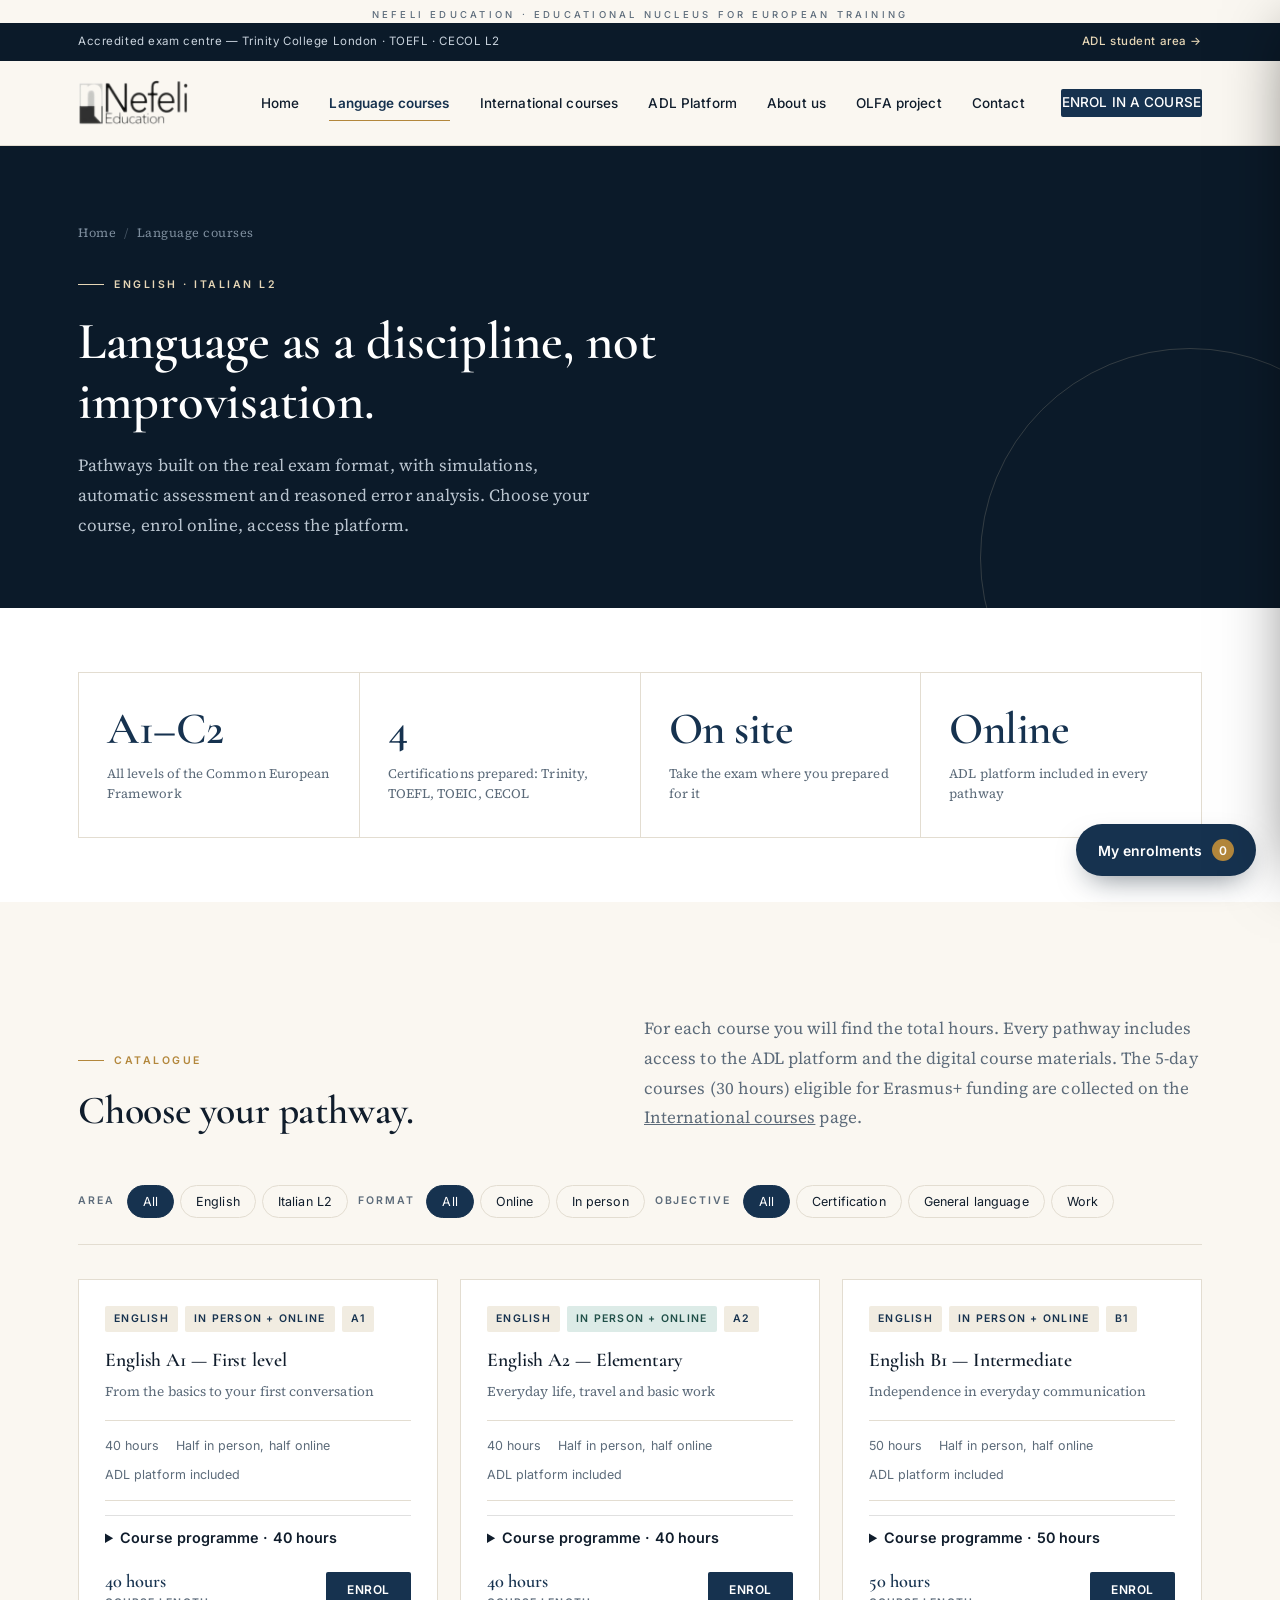
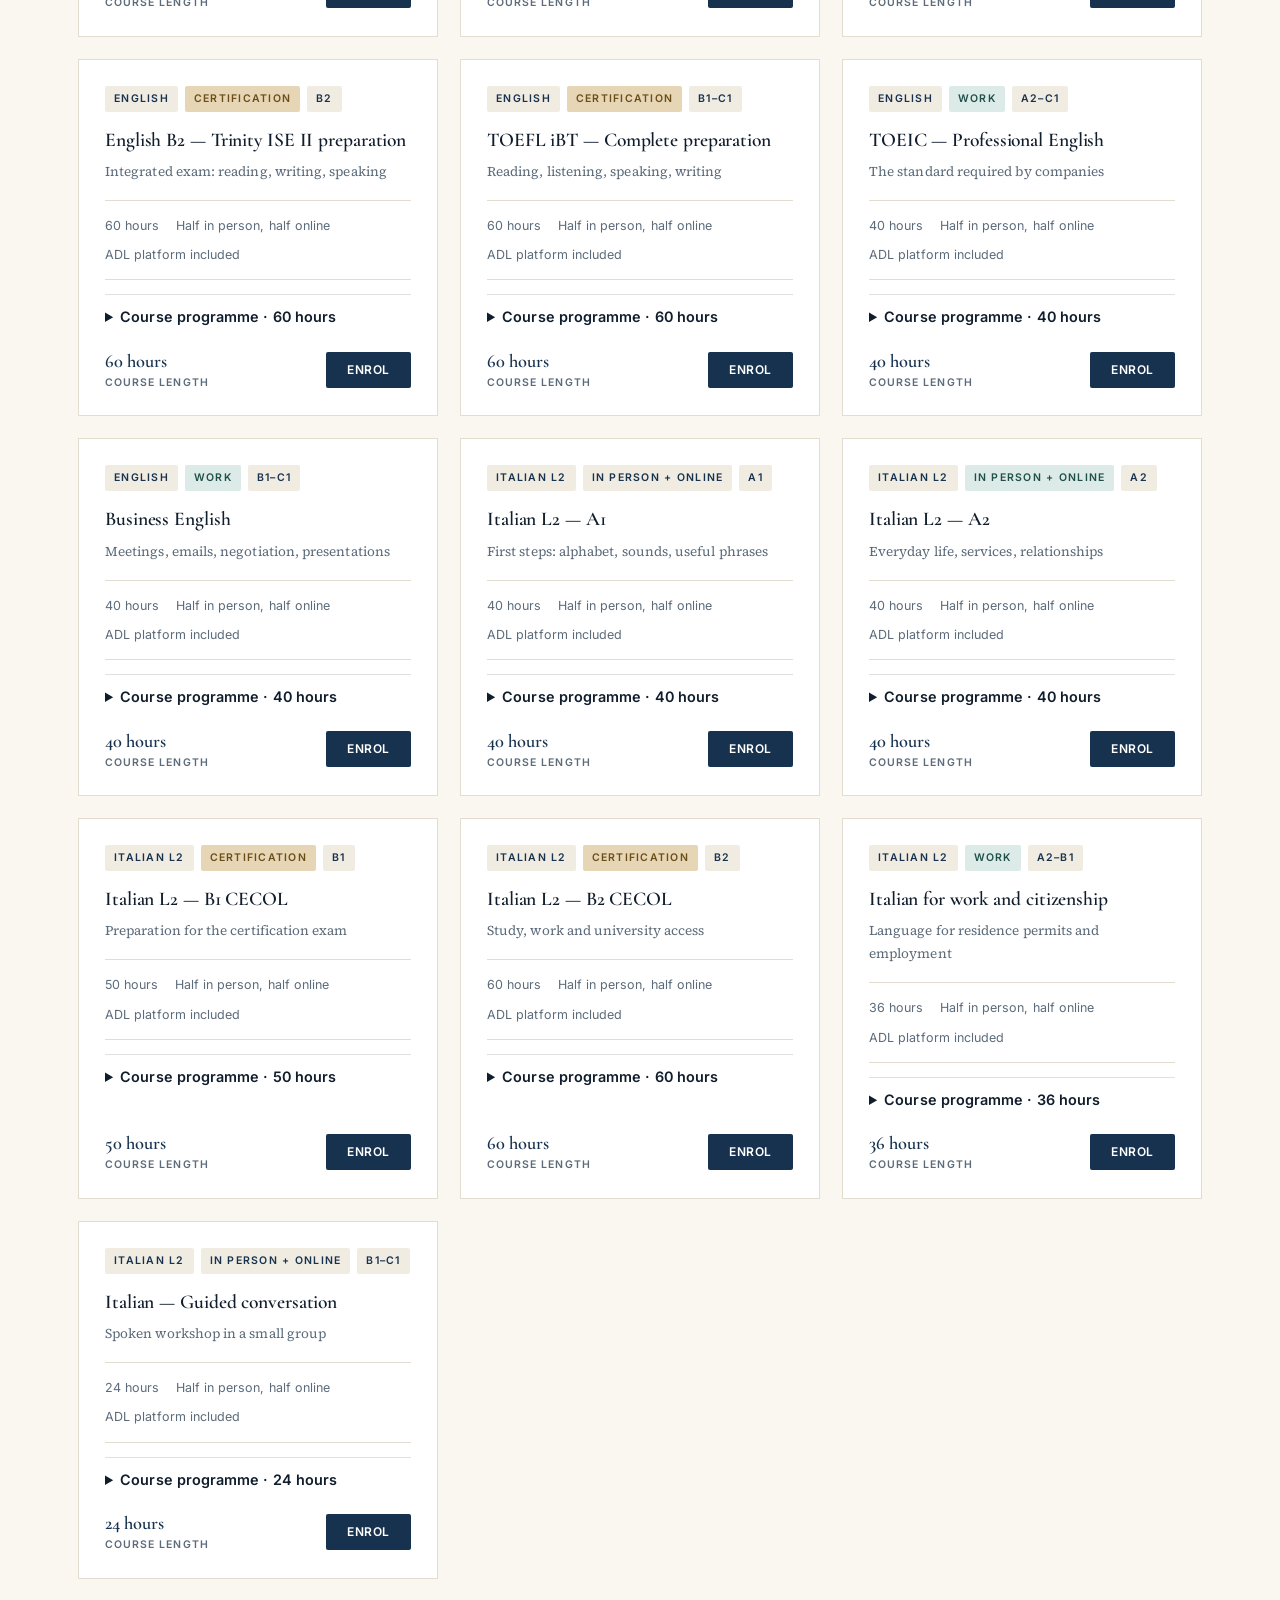
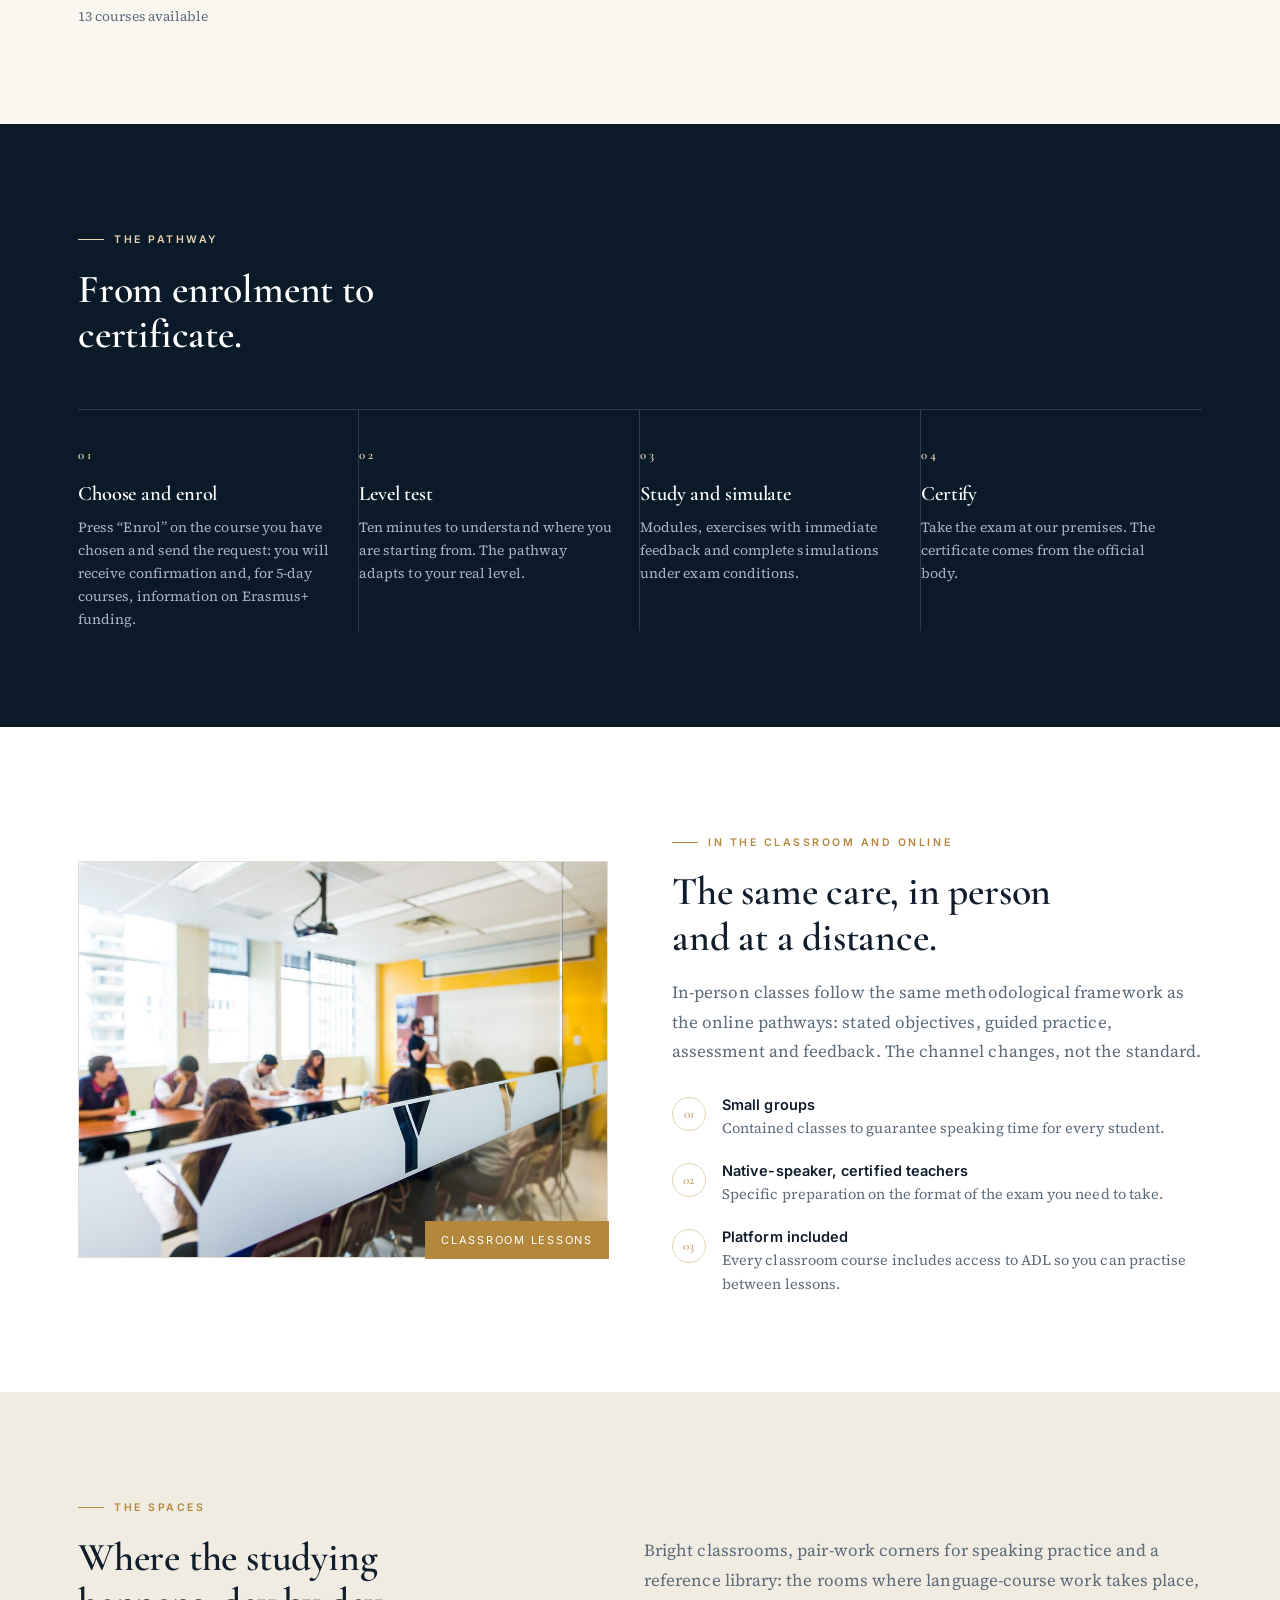
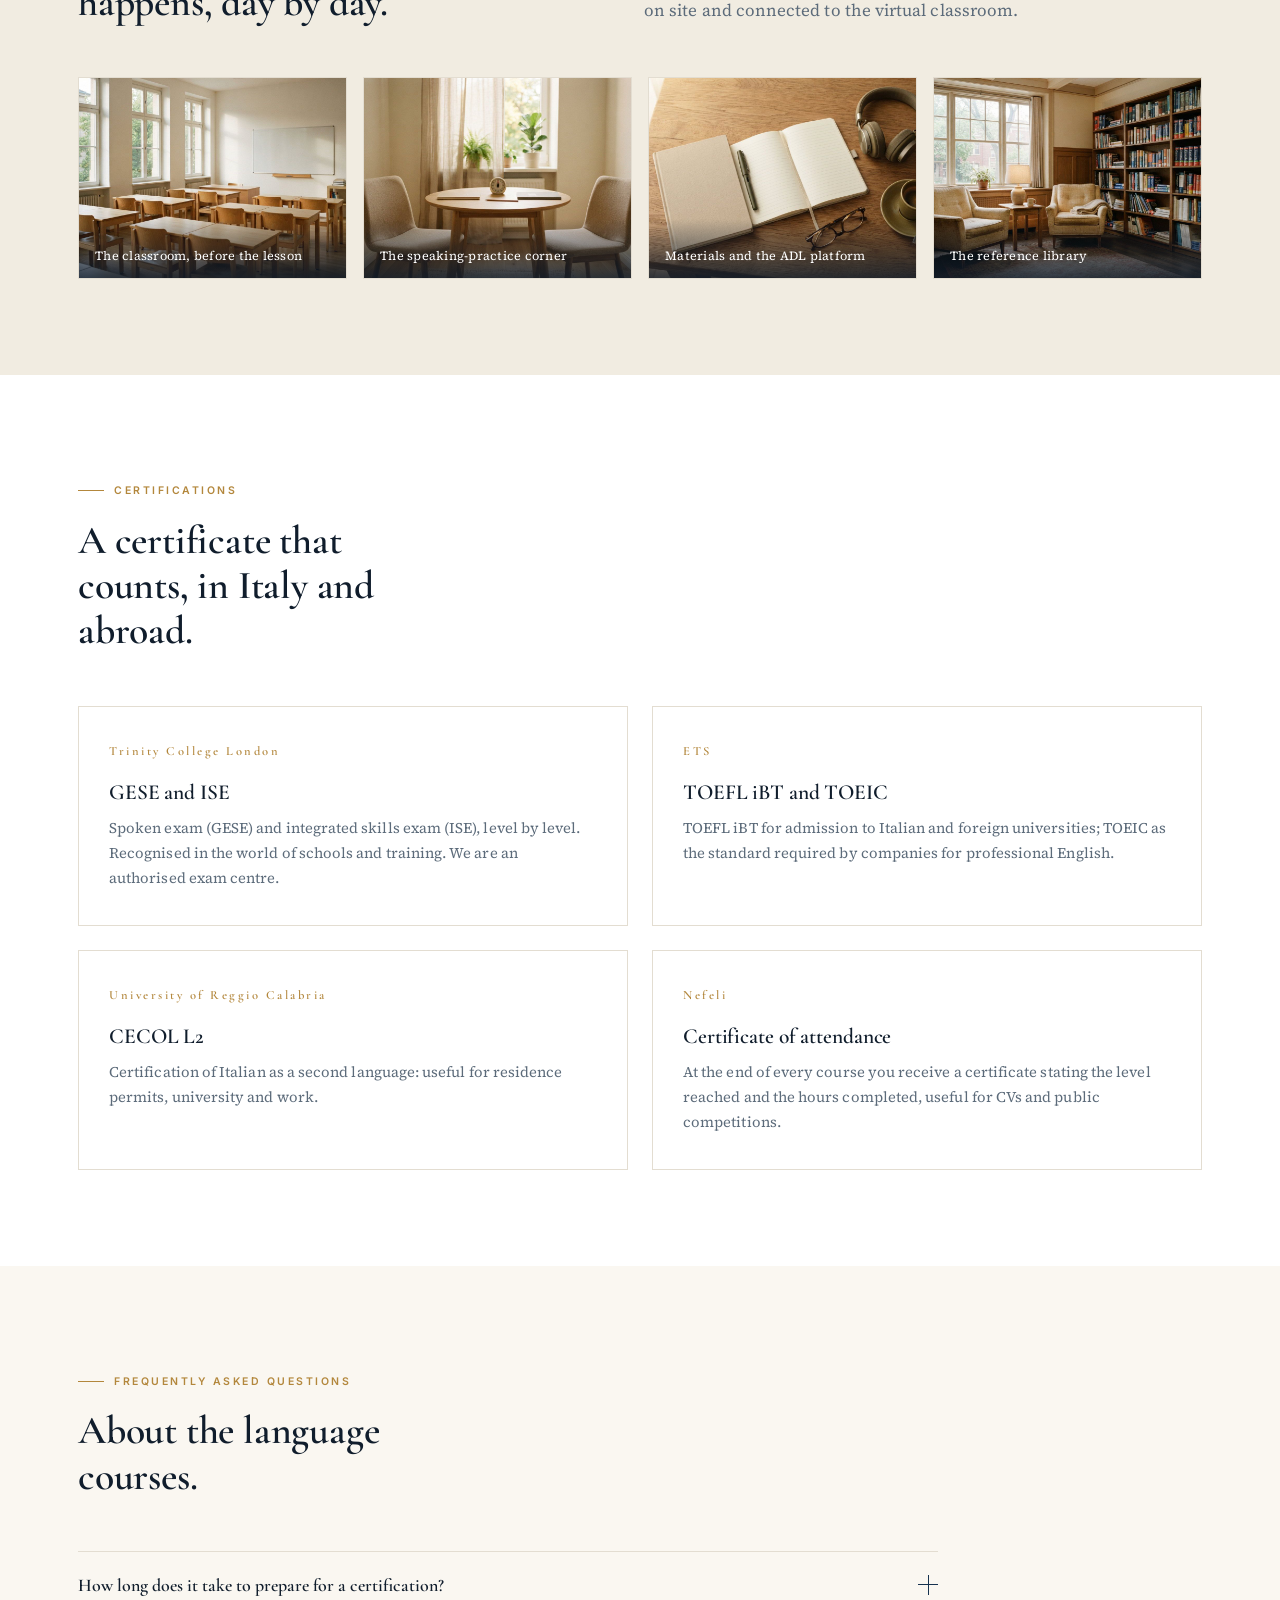
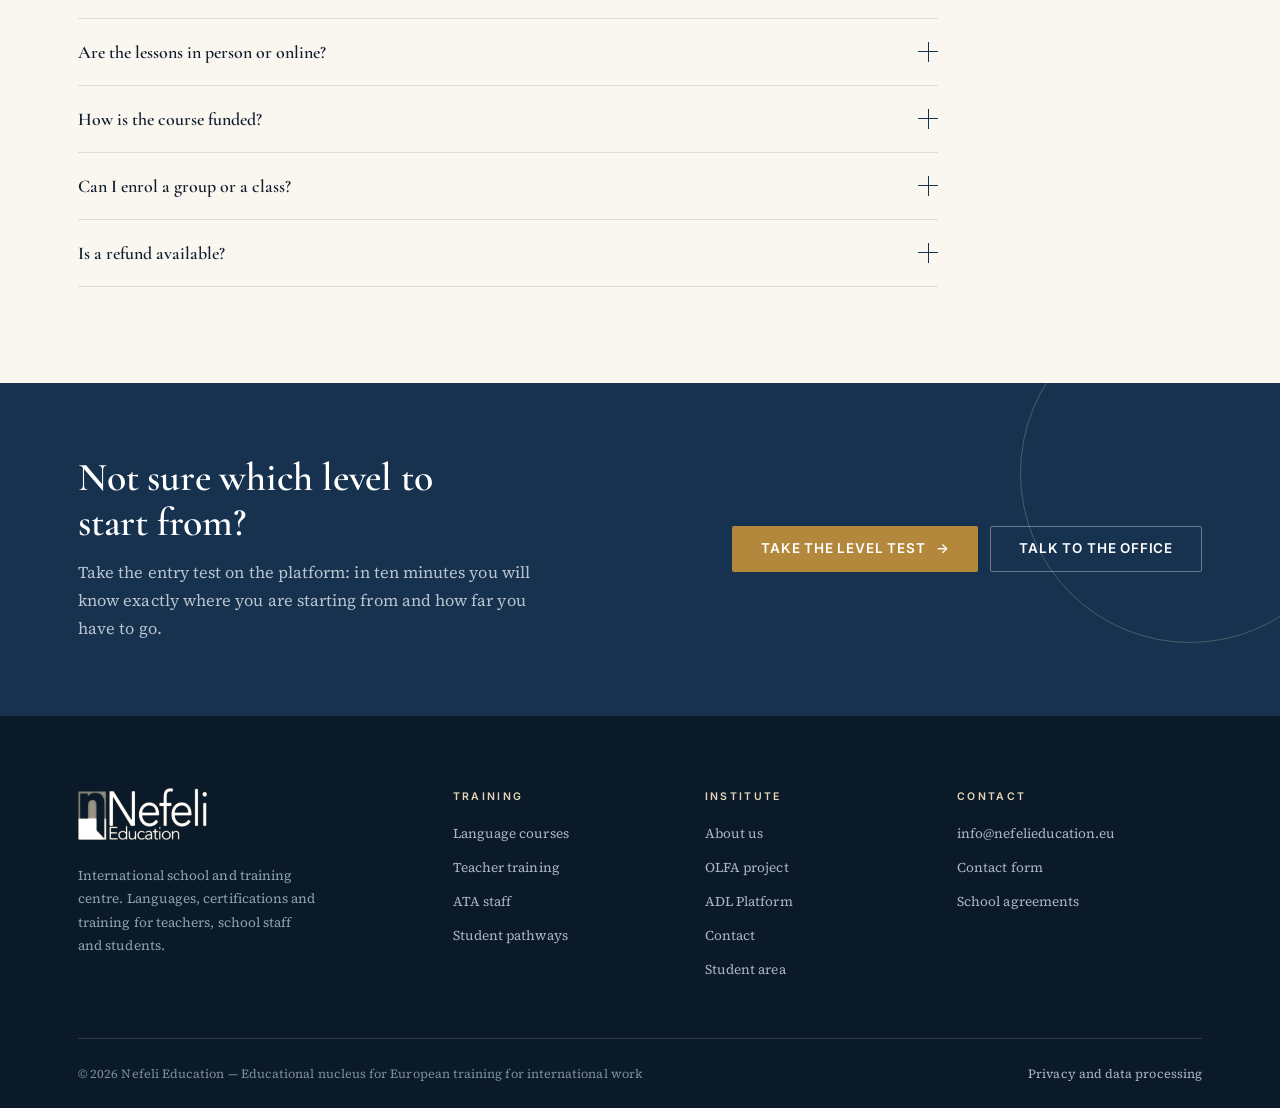
<file: corsi-lingua.html>
<!DOCTYPE html>
<html lang="en">
<head>
<meta charset="utf-8">
<meta name="viewport" content="width=device-width, initial-scale=1">
<title>English and Italian language courses — Nefeli Education</title>
<meta name="description" content="English and Italian L2 courses with Trinity College London, TOEFL iBT, TOEIC and CECOL certification. Levels A1–C2, lessons in person and online, exam simulations included.">
<link rel="preconnect" href="https://fonts.googleapis.com">
<link rel="preconnect" href="https://fonts.gstatic.com" crossorigin>
<link href="https://fonts.googleapis.com/css2?family=Cormorant+Garamond:ital,wght@0,400;0,500;0,600;0,700;1,400;1,500&family=Source+Serif+4:ital,opsz,wght@0,8..60,400;0,8..60,600;0,8..60,700;1,8..60,400&family=Inter:wght@300;400;500;600;700&display=swap" rel="stylesheet">
<link rel="icon" href="favicon.ico" sizes="any">
<link rel="icon" type="image/png" sizes="32x32" href="favicon-32.png">
<link rel="icon" type="image/png" sizes="16x16" href="favicon-16.png">
<link rel="apple-touch-icon" href="apple-touch-icon.png">
<link rel="stylesheet" href="assets/css/style.css">
</head>
<body>

<header class="site-header">
  <div class="topbar">
    <div class="wrap topbar-inner">
      <span>Accredited exam centre — Trinity College London · TOEFL · CECOL L2</span>
      <a href="https://adl.nefelieducation.eu" target="_blank" rel="noopener">ADL student area →</a>
    </div>
  </div>
  <div class="wrap nav-inner">
    <a class="brand" href="index.html" aria-label="Nefeli Education — home">
      <img class="brand-logo" src="images/logo-light.png" alt="Nefeli Education" width="460" height="193">
    </a>
    <button class="nav-toggle" aria-label="Open the menu" aria-expanded="false" aria-controls="mainnav">
      <span></span><span></span><span></span>
    </button>
    <nav class="nav" id="mainnav" aria-label="Main navigation">
      <a href="index.html">Home</a>
      <a href="corsi-lingua.html" class="is-active">Language courses</a>
      <a href="corsi-internazionali.html">International courses</a>
      <a href="piattaforma.html">ADL Platform</a>
      <a href="chi-siamo.html">About us</a>
      <a href="progetto-olfa.html">OLFA project</a>
      <a href="contatti.html">Contact</a>
      <a href="#catalogo" class="btn btn--sm nav-cta">Enrol in a course</a>
    </nav>
  </div>
</header>

<main>

  <section class="page-hero">
    <div class="wrap">
      <div class="crumbs"><a href="index.html">Home</a><span>/</span>Language courses</div>
      <span class="eyebrow">English · Italian L2</span>
      <h1>Language as a discipline, not improvisation.</h1>
      <p class="lede">Pathways built on the real exam format, with simulations, automatic assessment and reasoned error analysis. Choose your course, enrol online, access the platform.</p>
    </div>
  </section>

  <!-- WHY -->
  <section class="section--tight section--paper">
    <div class="wrap">
      <div class="stats reveal">
        <div class="stat"><b>A1–C2</b><span>All levels of the Common European Framework</span></div>
        <div class="stat"><b>4</b><span>Certifications prepared: Trinity, TOEFL, TOEIC, CECOL</span></div>
        <div class="stat"><b>On site</b><span>Take the exam where you prepared for it</span></div>
        <div class="stat"><b>Online</b><span>ADL platform included in every pathway</span></div>
      </div>
    </div>
  </section>

  <!-- CATALOGUE -->
  <section class="section" id="catalogo">
    <div class="wrap">
      <div class="sec-head reveal">
        <div>
          <span class="eyebrow">Catalogue</span>
          <h2 class="h-sec">Choose your pathway.</h2>
        </div>
        <p class="lede">For each course you will find the total hours. Every pathway includes access to the ADL platform and the digital course materials. The 5-day courses (30 hours) eligible for Erasmus+ funding are collected on the <a href="corsi-internazionali.html" style="text-decoration:underline">International courses</a> page.</p>
      </div>

      <div class="filters reveal" role="group" aria-label="Filter the courses">
        <div class="filter-group">
          <span>Area</span>
          <button class="fchip is-on" data-filter="lang" data-value="all">All</button>
          <button class="fchip" data-filter="lang" data-value="inglese">English</button>
          <button class="fchip" data-filter="lang" data-value="italiano">Italian L2</button>
        </div>
        <div class="filter-group">
          <span>Format</span>
          <button class="fchip is-on" data-filter="mode" data-value="all">All</button>
          <button class="fchip" data-filter="mode" data-value="online">Online</button>
          <button class="fchip" data-filter="mode" data-value="presenza">In person</button>
        </div>
        <div class="filter-group">
          <span>Objective</span>
          <button class="fchip is-on" data-filter="goal" data-value="all">All</button>
          <button class="fchip" data-filter="goal" data-value="certificazione">Certification</button>
          <button class="fchip" data-filter="goal" data-value="generale">General language</button>
          <button class="fchip" data-filter="goal" data-value="professionale">Work</button>
        </div>
      </div>

      <div class="course-grid" id="courseGrid"></div>
      <p class="small" id="resultCount" style="margin-top:26px"></p>
    </div>
  </section>

  <!-- HOW IT WORKS -->
  <section class="section section--dark">
    <div class="wrap">
      <div class="sec-head reveal">
        <div>
          <span class="eyebrow">The pathway</span>
          <h2 class="h-sec">From enrolment to certificate.</h2>
        </div>
      </div>
      <div class="steps reveal">
        <div class="step"><b>01</b><h4>Choose and enrol</h4><p>Press “Enrol” on the course you have chosen and send the request: you will receive confirmation and, for 5-day courses, information on Erasmus+ funding.</p></div>
        <div class="step"><b>02</b><h4>Level test</h4><p>Ten minutes to understand where you are starting from. The pathway adapts to your real level.</p></div>
        <div class="step"><b>03</b><h4>Study and simulate</h4><p>Modules, exercises with immediate feedback and complete simulations under exam conditions.</p></div>
        <div class="step"><b>04</b><h4>Certify</h4><p>Take the exam at our premises. The certificate comes from the official body.</p></div>
      </div>
    </div>
  </section>

  <!-- PHOTO -->
  <section class="section section--paper">
    <div class="wrap split">
      <div class="split-media reveal">
        <img src="images/photo_classroom.jpg" alt="Students in the classroom during a language lesson" width="1100" height="732" loading="lazy">
        <span class="frame-tag">Classroom lessons</span>
      </div>
      <div class="reveal">
        <span class="eyebrow">In the classroom and online</span>
        <h2 class="h-sec">The same care, in person and at a distance.</h2>
        <p class="lede" style="margin-top:18px">In-person classes follow the same methodological framework as the online pathways: stated objectives, guided practice, assessment and feedback. The channel changes, not the standard.</p>
        <div class="feature-list">
          <div class="feature">
            <span class="dot">01</span>
            <div><h4>Small groups</h4><p>Contained classes to guarantee speaking time for every student.</p></div>
          </div>
          <div class="feature">
            <span class="dot">02</span>
            <div><h4>Native-speaker, certified teachers</h4><p>Specific preparation on the format of the exam you need to take.</p></div>
          </div>
          <div class="feature">
            <span class="dot">03</span>
            <div><h4>Platform included</h4><p>Every classroom course includes access to ADL so you can practise between lessons.</p></div>
          </div>
        </div>
      </div>
    </div>
  </section>

  <!-- GALLERY -->
  <section class="section section--sand">
    <div class="wrap">
      <div class="sec-head reveal">
        <div>
          <span class="eyebrow">The spaces</span>
          <h2 class="h-sec">Where the studying happens, day by day.</h2>
        </div>
        <p class="lede">Bright classrooms, pair-work corners for speaking practice and a reference library: the rooms where language-course work takes place, on site and connected to the virtual classroom.</p>
      </div>
      <div class="gallery reveal">
        <figure class="g-item">
          <img src="images/lingua-aula-vuota.jpg" alt="Language classroom with light wooden desks and a whiteboard, before the lesson begins" width="1024" height="768" loading="lazy">
          <figcaption>The classroom, before the lesson</figcaption>
        </figure>
        <figure class="g-item">
          <img src="images/lingua-speaking.jpg" alt="Speaking-practice corner with two armchairs, a table and a timer" width="1024" height="768" loading="lazy">
          <figcaption>The speaking-practice corner</figcaption>
        </figure>
        <figure class="g-item">
          <img src="images/lingua-materiali.jpg" alt="Study materials on a table: notebook, pen, headphones and glasses" width="1024" height="768" loading="lazy">
          <figcaption>Materials and the ADL platform</figcaption>
        </figure>
        <figure class="g-item">
          <img src="images/lingua-biblioteca.jpg" alt="Reference corner with shelves of dictionaries and language handbooks" width="1024" height="768" loading="lazy">
          <figcaption>The reference library</figcaption>
        </figure>
      </div>
    </div>
  </section>

  <!-- CERTIFICATIONS -->
  <section class="section section--paper">
    <div class="wrap">
      <div class="sec-head reveal">
        <div>
          <span class="eyebrow">Certifications</span>
          <h2 class="h-sec">A certificate that counts, in Italy and abroad.</h2>
        </div>
      </div>
      <div class="grid g2">
        <article class="card reveal">
          <span class="num">Trinity College London</span>
          <h3>GESE and ISE</h3>
          <p>Spoken exam (GESE) and integrated skills exam (ISE), level by level. Recognised in the world of schools and training. We are an authorised exam centre.</p>
        </article>
        <article class="card reveal">
          <span class="num">ETS</span>
          <h3>TOEFL iBT and TOEIC</h3>
          <p>TOEFL iBT for admission to Italian and foreign universities; TOEIC as the standard required by companies for professional English.</p>
        </article>
        <article class="card reveal">
          <span class="num">University of Reggio Calabria</span>
          <h3>CECOL L2</h3>
          <p>Certification of Italian as a second language: useful for residence permits, university and work.</p>
        </article>
        <article class="card reveal">
          <span class="num">Nefeli</span>
          <h3>Certificate of attendance</h3>
          <p>At the end of every course you receive a certificate stating the level reached and the hours completed, useful for CVs and public competitions.</p>
        </article>
      </div>
    </div>
  </section>

  <!-- FAQ -->
  <section class="section">
    <div class="wrap">
      <div class="sec-head reveal">
        <div>
          <span class="eyebrow">Frequently asked questions</span>
          <h2 class="h-sec">About the language courses.</h2>
        </div>
      </div>
      <div class="faq reveal" data-acc>
        <div class="faq-item">
          <button class="faq-q" aria-expanded="false">How long does it take to prepare for a certification?<span class="plus"></span></button>
          <div class="faq-a"><p>It depends on your starting level and your objective. On average, those who study 30–40 minutes a day arrive prepared in 2–3 months. There are no deadlines: you can go at your own pace, stop and pick up again.</p></div>
        </div>
        <div class="faq-item">
          <button class="faq-q" aria-expanded="false">Are the lessons in person or online?<span class="plus"></span></button>
          <div class="faq-a"><p>Both. Online courses take place in a virtual classroom with a teacher and on the ADL platform; in-person courses are held at our premises. Many pathways are blended.</p></div>
        </div>
        <div class="faq-item">
          <button class="faq-q" aria-expanded="false">How is the course funded?<span class="plus"></span></button>
          <div class="faq-a"><p>The 5-day courses (30 hours) are designed to be funded through the Erasmus+ budget grant for mobility training: the cost is based on that contribution. They run in spring, summer and autumn and start only once the minimum number of 6 participants is reached. After your request, the office confirms availability, provides the documentation for the application and the certificate of attendance for reporting. For the other courses, indicated with their number of hours, the office communicates the arrangements and amount after your request. For schools, an invoice with split payment can be issued.</p></div>
        </div>
        <div class="faq-item">
          <button class="faq-q" aria-expanded="false">Can I enrol a group or a class?<span class="plus"></span></button>
          <div class="faq-a"><p>Yes. For groups of at least six participants we prepare a dedicated quote, with an agreed schedule and progress reports for the referring teacher. Write from the Contact page stating the institute and number of participants.</p></div>
        </div>
        <div class="faq-item">
          <button class="faq-q" aria-expanded="false">Is a refund available?<span class="plus"></span></button>
          <div class="faq-a"><p>You may withdraw within 14 days of purchase if you have not yet accessed the course content. The full conditions are set out in the enrolment contract sent by the office.</p></div>
        </div>
      </div>
    </div>
  </section>

  <section class="band">
    <div class="wrap band-inner">
      <div>
        <h2>Not sure which level to start from?</h2>
        <p>Take the entry test on the platform: in ten minutes you will know exactly where you are starting from and how far you have to go.</p>
      </div>
      <div class="band-actions">
        <a href="https://adl.nefelieducation.eu" target="_blank" rel="noopener" class="btn btn--gold">Take the level test <span class="arw">→</span></a>
        <a href="contatti.html" class="btn btn--outline-light">Talk to the office</a>
      </div>
    </div>
  </section>

</main>

<footer class="site-footer">
  <div class="wrap">
    <div class="footer-grid">
      <div class="footer-brand">
        <a class="brand" href="index.html">
          <img class="brand-logo brand-logo--dark" src="images/logo-dark.png" alt="Nefeli Education" width="460" height="185">
        </a>
        <p>International school and training centre. Languages, certifications and training for teachers, school staff and students.</p>
      </div>
      <div>
        <h5>Training</h5>
        <div class="footer-links">
          <a href="corsi-lingua.html">Language courses</a>
          <a href="corsi-internazionali.html#docenti">Teacher training</a>
          <a href="corsi-internazionali.html#ata">ATA staff</a>
          <a href="corsi-internazionali.html#studenti">Student pathways</a>
        </div>
      </div>
      <div>
        <h5>Institute</h5>
        <div class="footer-links">
          <a href="chi-siamo.html">About us</a>
          <a href="progetto-olfa.html">OLFA project</a>
          <a href="piattaforma.html">ADL Platform</a>
          <a href="contatti.html">Contact</a>
          <a href="https://adl.nefelieducation.eu" target="_blank" rel="noopener">Student area</a>
        </div>
      </div>
      <div>
        <h5>Contact</h5>
        <div class="footer-links">
          <a href="mailto:info@nefelieducation.eu">info@nefelieducation.eu</a>
          <a href="contatti.html">Contact form</a>
          <a href="contatti.html#scuole">School agreements</a>
        </div>
      </div>
    </div>
    <div class="footer-bottom">
      <span>© <span data-year>2026</span> Nefeli Education — Educational nucleus for European training for international work</span>
      <span><a href="contatti.html">Privacy and data processing</a></span>
    </div>
  </div>
</footer>

<!-- CART -->
<button class="cart-fab" id="cartFab" aria-label="Open your enrolments">
  <span>My enrolments</span><span class="cart-count" id="cartCount">0</span>
</button>

<div class="drawer" id="cartDrawer" aria-hidden="true">
  <div class="drawer-bg" data-close-cart></div>
  <div class="drawer-panel" role="dialog" aria-modal="true" aria-label="Your enrolments">
    <div class="drawer-head">
      <h3>Your enrolments</h3>
      <button class="x-btn" data-close-cart aria-label="Close">×</button>
    </div>
    <div class="drawer-body" id="cartBody"></div>
    <div class="drawer-foot">
      <button class="btn btn--gold btn--block" id="checkoutBtn">Proceed with enrolment <span class="arw">→</span></button>
      <p class="form-note">The request does not involve any immediate charge: the office confirms availability and payment arrangements.</p>
    </div>
  </div>
</div>

<!-- CHECKOUT MODAL -->
<div class="modal" id="checkoutModal" aria-hidden="true">
  <div class="modal-bg" data-close-modal></div>
  <div class="modal-box" role="dialog" aria-modal="true" aria-labelledby="coTitle">
    <button class="x-btn modal-close" data-close-modal aria-label="Close">×</button>
    <h3 id="coTitle">Enrolment request</h3>
    <p class="small" id="coSub">Fill in your details: the office will reply within two working days.</p>
    <div class="steps-bar"><div class="on"></div><div></div><div></div></div>

    <form id="checkoutForm" novalidate>
      <div class="form-grid">
        <div class="field">
          <label for="coNome">Full name *</label>
          <input type="text" id="coNome" name="nome" autocomplete="name" required>
          <span class="err">Please enter your full name.</span>
        </div>
        <div class="field">
          <label for="coEmail">Email *</label>
          <input type="email" id="coEmail" name="email" autocomplete="email" required>
          <span class="err">Please enter a valid email address.</span>
        </div>
        <div class="field">
          <label for="coTel">Phone</label>
          <input type="tel" id="coTel" name="telefono" autocomplete="tel">
          <span class="err">Invalid number.</span>
        </div>
        <div class="field">
          <label for="coLivello">Current level</label>
          <select id="coLivello" name="livello">
            <option value="I don't know / to be assessed">I don't know / to be assessed</option>
            <option value="A1 — beginner">A1 — beginner</option>
            <option value="A2 — elementary">A2 — elementary</option>
            <option value="B1 — intermediate">B1 — intermediate</option>
            <option value="B2 — upper intermediate">B2 — upper intermediate</option>
            <option value="C1 — advanced">C1 — advanced</option>
            <option value="C2 — proficiency">C2 — proficiency</option>
          </select>
        </div>
        <div class="field full">
          <label for="coNote">Notes (preferred times, particular needs)</label>
          <textarea id="coNote" name="note" rows="3"></textarea>
        </div>
      </div>

      <div class="order-sum" id="orderSum"></div>

      <div class="pay-options">
        <label class="pay-opt" id="payErasmus">
          <input type="radio" name="pagamento" value="Erasmus+ (budget grant)" checked>
          <span><strong>Erasmus+ (budget grant)</strong><span>Documentation for application and reporting.</span></span>
        </label>
        <label class="pay-opt">
          <input type="radio" name="pagamento" value="Institute funds" id="payIstituto">
          <span><strong>Institute funds</strong><span>Teacher card, school budget or other funds.</span></span>
        </label>
        <label class="pay-opt">
          <input type="radio" name="pagamento" value="Other funding">
          <span><strong>Other funding</strong><span>Mention it in the notes: we will reply with the options.</span></span>
        </label>
      </div>

      <label class="check" style="margin-bottom:18px">
        <input type="checkbox" id="coPrivacy" required>
        <span>I have read the privacy notice on the processing of personal data and consent to being contacted by Nefeli Education. *</span>
      </label>

      <button type="submit" class="btn btn--gold btn--block">Send the enrolment request</button>
      <p class="form-note">No payment is made on this website. The request is recorded and forwarded to the office.</p>
      <div class="form-ok" id="coOk"></div>
    </form>
  </div>
</div>

<script src="assets/js/site.js"></script>
<script>
(function(){
  'use strict';

  var COURSES = [
    {id:'eng-a1', lang:'inglese', mode:'online', goal:'generale', title:'English A1 — First level', sub:'From the basics to your first conversation', level:'A1', hours:'40 hours', prog:['First contacts: greetings, alphabet, numbers and introductions', 'People and family: the verb to be, adjectives, descriptions', 'Daily routine: present simple, times, habits', 'In town: directions, shops, ordering food and drinks', 'Revision, guided mini-conversation and final test'], tag:'Online', tagClass:''},
    {id:'eng-a2', lang:'inglese', mode:'presenza', goal:'generale', title:'English A2 — Elementary', sub:'Everyday life, travel and basic work', level:'A2', hours:'40 hours', prog:['Talking about the past: past simple and connectors', 'Travel and transport: booking, asking for information', 'Health, shopping and services: practical dialogues', 'Future plans: going to, will, invitations and offers', 'Full role-play and spoken assessment'], tag:'In person', tagClass:'tag--teal'},
    {id:'eng-b1', lang:'inglese', mode:'online', goal:'generale', title:'English B1 — Intermediate', sub:'Independence in everyday communication', level:'B1', hours:'50 hours', prog:['Experiences and present perfect: telling your life story', 'Work and study: emails, interviews, descriptions', 'Opinions and debate: discussing and arguing', 'Conditionals and hypotheses: real and unreal situations', 'Final project: presentation and feedback'], tag:'Online', tagClass:''},
    {id:'eng-b2', lang:'inglese', mode:'online', goal:'certificazione', title:'English B2 — Trinity ISE II preparation', sub:'Integrated exam: reading, writing, speaking', level:'B2', hours:'60 hours', prog:['Trinity ISE II format and level assessment', 'Reading & Writing: opinion text and formal email', 'Listening and Speaking: conversation and discussion', "Integrated Skills: combined tasks and exam techniques", 'Full simulation and error analysis'], tag:'Certification', tagClass:'tag--gold'},
    {id:'eng-toefl', lang:'inglese', mode:'online', goal:'certificazione', title:'TOEFL iBT — Complete preparation', sub:'Reading, listening, speaking, writing', level:'B1–C1', hours:'60 hours', prog:['TOEFL iBT structure and time strategies', 'Reading: academic texts and question types', 'Listening: lectures and conversations, note-taking', 'Speaking and Writing: integrated and independent tasks', 'Full simulation and improvement plan'], tag:'Certification', tagClass:'tag--gold'},
    {id:'eng-toeic', lang:'inglese', mode:'online', goal:'professionale', title:'TOEIC — Professional English', sub:'The standard required by companies', level:'A2–C1', hours:'40 hours', prog:['TOEIC Listening & Reading format and business vocabulary', 'Listening: announcements, phone calls, meetings', 'Reading: emails, notices, company documents', 'High-frequency professional grammar and vocabulary', 'Full simulation and score analysis'], tag:'Work', tagClass:'tag--teal'},
    {id:'eng-business', lang:'inglese', mode:'online', goal:'professionale', title:'Business English', sub:'Meetings, emails, negotiation, presentations', level:'B1–C1', hours:'40 hours', prog:['Introducing yourself and networking in work contexts', 'Effective professional emails and reports', 'Meetings: intervening, proposing, agreeing', 'Negotiation and handling disagreement', 'Final presentation and role-play with feedback'], tag:'Work', tagClass:'tag--teal'},
    {id:'ita-a1', lang:'italiano', mode:'online', goal:'generale', title:'Italian L2 — A1', sub:'First steps: alphabet, sounds, useful phrases', level:'A1', hours:'40 hours', prog:["Alphabet, sounds and syllables: the first sounds of Italian", 'Greetings, introductions, numbers and personal details', 'Family, home and objects: articles and the present of essere/avere', 'Verbs in -are, -ere, -ire: everyday actions', 'Useful phrases for services and final assessment'], tag:'Online', tagClass:''},
    {id:'ita-a2', lang:'italiano', mode:'presenza', goal:'generale', title:'Italian L2 — A2', sub:'Everyday life, services, relationships', level:'A2', hours:'40 hours', prog:['Daily routine and times: reflexive verbs', 'At the supermarket, at the bar, at the market: shopping and quantities', 'Services: post office, bank, doctor, transport', 'Talking about the past: passato prossimo', 'Relationships and free time: dialogues and assessment'], tag:'In person', tagClass:'tag--teal'},
    {id:'ita-b1', lang:'italiano', mode:'online', goal:'certificazione', title:'Italian L2 — B1 CECOL', sub:'Preparation for the certification exam', level:'B1', hours:'50 hours', prog:['CECOL B1 format and initial assessment', 'Listening and comprehension: dialogues and announcements', 'Reading and writing: letters, emails and short texts', 'Speaking: presenting, arguing, interacting', 'Exam simulation and guided correction'], tag:'Certification', tagClass:'tag--gold'},
    {id:'ita-b2', lang:'italiano', mode:'online', goal:'certificazione', title:'Italian L2 — B2 CECOL', sub:'Study, work and university access', level:'B2', hours:'60 hours', prog:['CECOL B2 format and study strategies', 'Understanding complex texts and listening to lectures', 'Argumentative writing and formal texts', 'Speaking: presentation, discussion, academic language', 'Exam simulation and reinforcement plan'], tag:'Certification', tagClass:'tag--gold'},
    {id:'ita-citt', lang:'italiano', mode:'presenza', goal:'professionale', title:'Italian for work and citizenship', sub:'Language for residence permits and employment', level:'A2–B1', hours:'36 hours', prog:['Documents, residence permits and public offices', 'Job hunting: adverts, CVs, interviews', 'In the workplace: safety, contracts, communications', 'Citizenship and rights: the Constitution, services, health', 'Language test simulation and final assessment'], tag:'Work', tagClass:'tag--teal'},
    {id:'ita-conv', lang:'italiano', mode:'online', goal:'generale', title:'Italian — Guided conversation', sub:'Spoken workshop in a small group', level:'B1–C1', hours:'24 hours', prog:['Talking about yourself: experiences, plans, ambitions', 'Current affairs and opinions: discussing in a group', 'Everyday situations: complaints, requests, negotiations', 'Idiomatic vocabulary, register and pronunciation', 'Final debate and individual feedback'], tag:'Online', tagClass:''},
  ];


  /* 5-day courses (30 hours = 5 x 6 h): for each day [morning 3 h, afternoon 3 h].
     The day title is the corresponding entry in prog. */
  var DAYS = {
    'eng-trinity': [
      ['Presentation of the GESE format and levels (Grade 4–12); individual diagnostic interview to identify the most suitable grade.','Basic vocabulary and structures for the grade; first paired conversation simulations with teacher feedback.'],
      ['Choosing and developing the personal topic: outline, dedicated vocabulary and first delivery.','Conversation phase: syllabus topics, extended answers and small-group work.'],
      ['Expressing opinions, preferences, agreement and disagreement: connectors and functional structures for the grade.','Guided speaking, audio recording and self-correction with the teacher.'],
      ['Interactive phase: techniques for asking questions, reacting and taking the initiative in the dialogue with the examiner.','Role-play with a native-speaker teacher; feedback on pronunciation, fluency and accuracy.'],
      ['Complete individual exam simulation with an examiner, under the real conditions of the test.','Individual feedback on results, error analysis and a study plan towards the exam.']
    ],
    'doc-ai': [
      ['The DigComp 2.2 and DigCompEdu frameworks; how generative AI models work, potential and limits.','Guided exploration of AI assistants on real school tasks and critical analysis of the results.'],
      ['Anatomy of a prompt: role, context, constraints and format; refinement techniques.','Workshop: creating worksheets, exercises and differentiated assessments by level with AI.'],
      ['AI-enhanced presentations, quizzes and collaborative boards: overview and hands-on trial.','Designing an interactive, collaborative activity; peer testing.'],
      ['Student data protection (GDPR), bias, transparency and copyright.','Drafting shared rules of use with students; case studies on plagiarism and assessment.'],
      ['Designing, individually or in groups, a learning unit with AI.','Presenting the work, peer feedback and a classroom implementation plan.']
    ],
    'doc-inclusione': [
      ['Main legal references (Law 104/1992, Law 170/2010, Legislative Decree 66/2017) and categories of special educational needs.','Discussion of cases from participants\' classes and mapping of needs.'],
      ['Systematic classroom observation; the ICF bio-psycho-social model and the Functioning Profile.','Workshop: completing observation grids on simulated cases.'],
      ['Universal Design for Learning: representation, action and expression, engagement.','Redesigning a lesson according to UDL principles; differentiated teaching and peer tutoring.'],
      ['Compensatory tools and dispensatory measures; overview of software and apps (speech synthesis, mind maps, facilitated reading).','Hands-on trial of the tools and matching them to different student profiles.'],
      ['Structure of the IEP and its link to the life project: objectives, strategies and assessment.','Case workshop: drafting a section of the IEP and collective feedback.']
    ],
    'doc-clil': [
      ['Theoretical framework: the 4Cs (content, communication, cognition, culture), the difference between CLIL and a language lesson.','Analysis of CLIL lessons; self-assessment of your own English level and language needs.'],
      ['Classroom language: instructions, explanations, questions at different cognitive levels and feedback.','Oral practice in small groups and simulation of short lesson segments; pronunciation and fluency.'],
      ['Choosing content, subject and language objectives, planning the module.','Workshop: designing a CLIL module in your own subject.'],
      ['Adapting texts, charts and videos; glossaries, diagrams and sentence frames to support pupils.','Producing the materials for your module with teacher tutoring.'],
      ['Micro-teaching: each participant delivers a segment of their module.','Peer assessment with an observation grid; CLIL assessment strategies and final feedback.']
    ],
    'doc-flipped': [
      ['Principles and phases of the flipped classroom; examples across subjects.','Analysing participants\' contexts and designing the “at home – in class” cycle.'],
      ['Recording and editing short video lessons: tools, length and effective structure.','Workshop: producing a video lesson with integrated quizzes and support materials.'],
      ['Cooperative learning: positive interdependence, roles and group formation; techniques (jigsaw, think–pair–share).','Direct trial of the techniques, with participants in the student role.'],
      ['Designing classroom activities, problem solving and authentic tasks; managing time and space.','Developing a complete flipped unit with cooperative learning.'],
      ['Simulation of a flipped lesson with the group in the role of the class.','Feedback, peer assessment and implementation plan.']
    ],
    'doc-valutazione': [
      ['From assessing knowledge to assessing competences: European key competences, levels and descriptors.','Analysing the assessment tools in use and defining indicators.'],
      ['Structure of a rubric: criteria, descriptors, levels and weightings.','Workshop: building rubrics for a test in your own subject.'],
      ['Principles of effective feedback; formative assessment, peer assessment and self-assessment.','Feedback simulations and designing self-assessment activities.'],
      ['Digital tools for quizzes, forms, tests and portfolios.','Creating a digital test with automatic feedback and analysing the results.'],
      ['Designing a real-world task and the rubric to assess it.','Presenting the work, peer assessment and implementation plan.']
    ],
    'doc-conflitto': [
      ['Group dynamics, informal roles, classroom climate and educational leadership.','Experiential activities and analysis of situations drawn from participants\' classes.'],
      ['Assertive communication, active listening and I-messages.','Paired exercises and role-play of difficult conversations.'],
      ['Building shared rules; strategies for problematic behaviour and educational sanctions.','Case study and drafting a classroom agreement.'],
      ['Phases and tools of mediation: between students, peer mediation and with families.','Mediation role-play: student–student and teacher–family.'],
      ['Complete simulations on cases brought by participants, with observation and feedback.','Drafting a personal action plan for your own class and final discussion.']
    ],
    'doc-stem': [
      ['The STEAM approach, project-based and inquiry learning; examples of activities by age.','Hands-on problem-based learning workshop with simple materials.'],
      ['Decomposition, algorithms and pattern recognition: computational thinking.','Unplugged coding activities: routes, coding games, instruction cards; adapting for age.'],
      ['Introduction to block-based environments: sprites, events and loops.','Creating first projects: stories, games and quizzes linked to subjects.'],
      ['Educational robots and programmable boards; sensors and actuators.','Building and programming a robotic route with sensors.'],
      ['Group work: designing a STEAM activity for your own class.','Presenting the work, feedback, activity plan and assessment.']
    ],
    'doc-l2': [
      ['Welcoming the foreign pupil and family; welcome protocol; language for communicating and language for studying.','Tools for identifying language needs and initial entry tests.'],
      ['Literacy: the syllabic method, sounds, syllables, reading and writing.','Workshop on activities for the pre-A1 level: cards, phonological games and worksheets.'],
      ['Basic vocabulary, structures and teaching sequences with reference to the CEFR.','Creating materials and activities for pre-A1/A1 levels.'],
      ['Facilitating subject texts: simplification, glossaries, diagrams and images.','Adapting a history or science text and producing facilitated materials.'],
      ['Assessing the non-Italian-speaking pupil: grids, tests and certification of competences.','Designing an Italian L2 pathway and final presentation.']
    ],
    'doc-erasmus': [
      ['Programme structure: KA1 and KA2 key actions, accreditations; opportunities for schools, sources and calls.','Examples of completed projects and discussion of participants\' schools\' needs.'],
      ['Needs analysis, SWOT and SMART objectives; the European development plan.','Workshop: defining needs and objectives for your own school.'],
      ['The eTwinning platform: registration, finding partners and the project space.','Hands-on exercise on the platform: finding partners and making first contacts.'],
      ['Completing the application form; budget (lump sum and unit costs) and indicators.','Guided drafting of an application for your own project.'],
      ['Project management, communication and dissemination of results.','Reporting and final report; presenting the work and discussion.']
    ],
    'ata-servizi': [
      ['The role and profiles of ATA staff, school organisation, responsibilities and teamwork.','Group activities on organisational cases and internal communication.'],
      ['Digital protocol, archives, record keeping, digital signature and certified email (PEC).','Practical exercises on digital document management, digital secretariat and privacy (GDPR).'],
      ['Workplace safety (Legislative Decree 81/2008): risks, PPE, emergency and evacuation plans; supervision of premises.','First aid: basic notions and practical exercises.'],
      ['Welcoming and communicating with users: listening, language and front office.','Role-play on handling conflicts and complaints.'],
      ['Basic assistance to pupils with disabilities: hygiene, mobility, autonomy and relationship.','Final assessment, feedback and issue of the certificate.']
    ]
  };
  function isFive(c){ return !!DAYS[c.id]; }
  var LOC5 = 'Treviso or Venice';
  var MIX = 'Half in person, half online';
  var PERIODS = 'Spring, summer and autumn';
  var MINP = 'The course starts only once the minimum number of 6 participants is reached.';
  var COST5 = 'Cost based on the Erasmus+ budget grant';
  function modeLabel(c){ return isFive(c) ? 'Venue: ' + LOC5 : MIX; }

  var state = {lang:'all', mode:'all', goal:'all'};
  var cart = [];
  var grid = document.getElementById('courseGrid');
  var countEl = document.getElementById('resultCount');

  function langLabel(l){ return l==='inglese'?'English':l==='italiano'?'Italian L2':l==='docenti'?'Teachers':'ATA staff'; }
  function progHtml(c){
    if(isFive(c)){
      return '<details class="prog"><summary>5-day programme · 30 hours</summary><ol>' +
        c.prog.map(function(t,i){
          var d = DAYS[c.id][i];
          return '<li><b>Day ' + (i+1) + ' · 6 hours</b>' + t +
            '<span class="slot"><em>Morning · 3 h</em>' + d[0] + '</span>' +
            '<span class="slot"><em>Afternoon · 3 h</em>' + d[1] + '</span></li>';
        }).join('') + '</ol></details>';
    }
    return '<details class="prog"><summary>Course programme · ' + c.hours + '</summary><ol>' +
      c.prog.map(function(d,i){ return '<li><b>Module ' + (i+1) + '</b> ' + d + '</li>'; }).join('') + '</ol></details>';
  }
  function costLabel(c){ return isFive(c) ? 'Erasmus+ budget grant' : c.hours; }

  function render(){
    var list = COURSES.filter(function(c){
      return (state.lang==='all'||c.lang===state.lang) &&
             (state.mode==='all'||(!isFive(c))||c.mode===state.mode) &&
             (state.goal==='all'||c.goal===state.goal);
    });
    if(!list.length){
      grid.innerHTML = '<div class="empty-state">No course matches these filters. Try removing one.</div>';
    } else {
      grid.innerHTML = list.map(function(c){
        return '<article class="course">' +
          '<div class="course-top">' +
            '<div class="course-tags"><span class="tag">' + langLabel(c.lang) + '</span>' +
            '<span class="tag ' + c.tagClass + '">' + ((!isFive(c) && (c.tag==='Online'||c.tag==='In person')) ? 'In person + online' : c.tag) + '</span>' +
            '<span class="tag">' + c.level + '</span></div>' +
            '<h3>' + c.title + '</h3>' +
            '<p class="sub">' + c.sub + '</p>' +
            '<div class="meta"><span>' + c.hours + '</span>' + (isFive(c) ? '<span>5 days</span>' : '') + '<span>' + modeLabel(c) + '</span>' + (isFive(c) ? '<span>Periods: ' + PERIODS + '</span>' : '') + '<span>ADL platform included</span></div>' + (isFive(c) ? '<p class="minp">' + MINP + '</p>' : '') + progHtml(c) +
          '</div>' +
          '<div class="course-foot">' +
            (isFive(c) ? '<div class="price price--lump">Erasmus+<small>budget grant</small></div>' : '<div class="price price--lump">' + c.hours + '<small>course length</small></div>') +
            '<button class="btn btn--sm" data-add="' + c.id + '">Enrol</button>' +
          '</div>' +
        '</article>';
      }).join('');
    }
    countEl.textContent = list.length + (list.length===1?' course':' courses') + ' available';
  }

  document.querySelectorAll('.fchip').forEach(function(btn){
    btn.addEventListener('click', function(){
      var f = btn.getAttribute('data-filter');
      state[f] = btn.getAttribute('data-value');
      document.querySelectorAll('.fchip[data-filter="'+f+'"]').forEach(function(b){ b.classList.remove('is-on'); });
      btn.classList.add('is-on');
      render();
    });
  });

  /* ---- cart ---- */
  var drawer = document.getElementById('cartDrawer');
  var cartBody = document.getElementById('cartBody');
  var cartCount = document.getElementById('cartCount');

  function findCourse(id){ return COURSES.filter(function(c){return c.id===id;})[0]; }

  function renderCart(){
    cartCount.textContent = cart.length;
    if(!cart.length){
      cartBody.innerHTML = '<p class="small" style="padding:20px 0">No course selected. Press “Enrol” on a course in the catalogue to start.</p>';
      return;
    }
    cartBody.innerHTML = cart.map(function(id){
      var c = findCourse(id);
      return '<div class="cart-line">' +
        '<h4>' + c.title + '</h4>' +
        '<div class="cl-price">' + costLabel(c) + '</div>' +
        '<div class="cl-meta">' + langLabel(c.lang) + ' · ' + c.hours + ' · ' + c.level + ' · ' + modeLabel(c) + (isFive(c) ? ' · ' + PERIODS : '') + '</div>' +
        '<button class="rm" data-rm="' + id + '">Remove</button>' +
      '</div>';
    }).join('');
  }

  function openCart(){ drawer.classList.add('is-open'); drawer.setAttribute('aria-hidden','false'); }
  function closeCart(){ drawer.classList.remove('is-open'); drawer.setAttribute('aria-hidden','true'); }

  document.getElementById('cartFab').addEventListener('click', openCart);
  document.querySelectorAll('[data-close-cart]').forEach(function(el){ el.addEventListener('click', closeCart); });

  grid.addEventListener('click', function(e){
    var btn = e.target.closest('[data-add]');
    if(!btn) return;
    var id = btn.getAttribute('data-add');
    if(cart.indexOf(id) === -1){ cart.push(id); }
    renderCart();
    btn.textContent = 'Selected ✓';
    setTimeout(function(){ btn.textContent = 'Enrol'; }, 1400);
    openCart();
  });

  cartBody.addEventListener('click', function(e){
    var btn = e.target.closest('[data-rm]');
    if(!btn) return;
    cart = cart.filter(function(id){ return id !== btn.getAttribute('data-rm'); });
    renderCart();
  });

  /* ---- checkout ---- */
  var modal = document.getElementById('checkoutModal');
  var orderSum = document.getElementById('orderSum');
  var form = document.getElementById('checkoutForm');

  function openModal(){
    if(!cart.length){ openCart(); return; }
    orderSum.innerHTML = cart.map(function(id){
      var c = findCourse(id);
      return '<div class="row"><span>' + c.title + ' <small>(' + modeLabel(c) + ')</small></span><span>' + costLabel(c) + '</span></div>';
    }).join('');
    var hasFive = cart.some(function(id){ return isFive(findCourse(id)); });
    orderSum.innerHTML += hasFive ? '<p class="small" style="margin-top:8px">5-day courses: periods ' + PERIODS.toLowerCase() + '. ' + MINP + ' ' + COST5 + '.</p>' : '';
    var payE = document.getElementById('payErasmus');
    payE.style.display = hasFive ? '' : 'none';
    if(!hasFive){ document.getElementById('payIstituto').checked = true; }
    else if(!form.querySelector('input[name="pagamento"]:checked')){ payE.querySelector('input').checked = true; }
    modal.classList.add('is-open');
    modal.setAttribute('aria-hidden','false');
    document.body.style.overflow = 'hidden';
  }
  function closeModal(){
    modal.classList.remove('is-open');
    modal.setAttribute('aria-hidden','true');
    document.body.style.overflow = '';
  }

  document.getElementById('checkoutBtn').addEventListener('click', function(){ closeCart(); openModal(); });
  document.querySelectorAll('[data-close-modal]').forEach(function(el){ el.addEventListener('click', closeModal); });
  document.addEventListener('keydown', function(e){
    if(e.key === 'Escape'){ closeModal(); closeCart(); }
  });

  function setErr(input, bad){
    var field = input.closest('.field');
    if(field) field.classList.toggle('has-err', bad);
  }

  form.addEventListener('submit', function(e){
    e.preventDefault();
    var nome = document.getElementById('coNome');
    var email = document.getElementById('coEmail');
    var privacy = document.getElementById('coPrivacy');
    var ok = true;

    if(!nome.value.trim()){ setErr(nome, true); ok = false; } else setErr(nome, false);
    var emailOk = /^[^\s@]+@[^\s@]+\.[^\s@]{2,}$/.test(email.value.trim());
    if(!emailOk){ setErr(email, true); ok = false; } else setErr(email, false);
    if(!privacy.checked){ ok = false; privacy.style.outline = '2px solid #a33a2c'; } else privacy.style.outline = '';

    if(!ok) return;

    var pay = form.querySelector('input[name="pagamento"]:checked').value;
    var lines = cart.map(function(id){ var c = findCourse(id); return '• ' + c.title + ' — ' + (isFive(c) ? COST5 : c.hours) + ' — ' + modeLabel(c) + (isFive(c) ? ' — Periods: ' + PERIODS + ' — ' + MINP : ''); }).join('\n');

    var body = 'ENROLMENT REQUEST — Nefeli Education\n\n' +
      'Name: ' + nome.value.trim() + '\n' +
      'Email: ' + email.value.trim() + '\n' +
      'Phone: ' + (document.getElementById('coTel').value.trim() || '—') + '\n' +
      'Declared level: ' + document.getElementById('coLivello').value + '\n' +
      'Planned funding: ' + pay + '\n\n' +
      'Courses requested:\n' + lines + '\n\n' +
            'Notes: ' + (document.getElementById('coNote').value.trim() || '—');

    var okBox = document.getElementById('coOk');
    var TO = 'infonefelieducation@gmail.com';
    var subject = 'Enrolment request — ' + nome.value.trim();
    var submitBtn = form.querySelector('button[type="submit"]');
    submitBtn.disabled = true;
    var oldLabel = submitBtn.textContent;
    submitBtn.textContent = 'Sending…';

    function fallback(){
      okBox.innerHTML = '<strong>Request ready.</strong> Your email programme will open with all the details already filled in: send the message to complete your enrolment. Alternatively, write to <a href="mailto:' + TO + '" style="text-decoration:underline">' + TO + '</a>.';
      okBox.classList.add('show');
      window.location.href = 'mailto:' + TO + '?subject=' + encodeURIComponent(subject) + '&body=' + encodeURIComponent(body);
    }

    fetch('https://formsubmit.co/ajax/' + TO, {
      method: 'POST',
      headers: {'Content-Type':'application/json','Accept':'application/json'},
      body: JSON.stringify({
        _subject: subject,
        _replyto: email.value.trim(),
        _template: 'box',
        _captcha: 'false',
        Name: nome.value.trim(),
        Email: email.value.trim(),
        Phone: document.getElementById('coTel').value.trim() || '—',
        Level: document.getElementById('coLivello').value,
        Funding: pay,
        Courses: lines,
        Notes: document.getElementById('coNote').value.trim() || '—'
      })
    }).then(function(r){ return r.json(); }).then(function(d){
      if(d && (d.success === true || d.success === 'true')){
        okBox.innerHTML = '<strong>Request sent.</strong> Thank you! The office will reply within two working days.';
        okBox.classList.add('show');
        cart = []; renderCart(); form.reset();
        setTimeout(closeModal, 4000);
      } else { throw new Error('send failed'); }
    }).catch(function(){ fallback(); })
      .then(function(){ submitBtn.disabled = false; submitBtn.textContent = oldLabel; });
  });

  render();
  renderCart();
})();
</script>
</body>
</html>
</file>
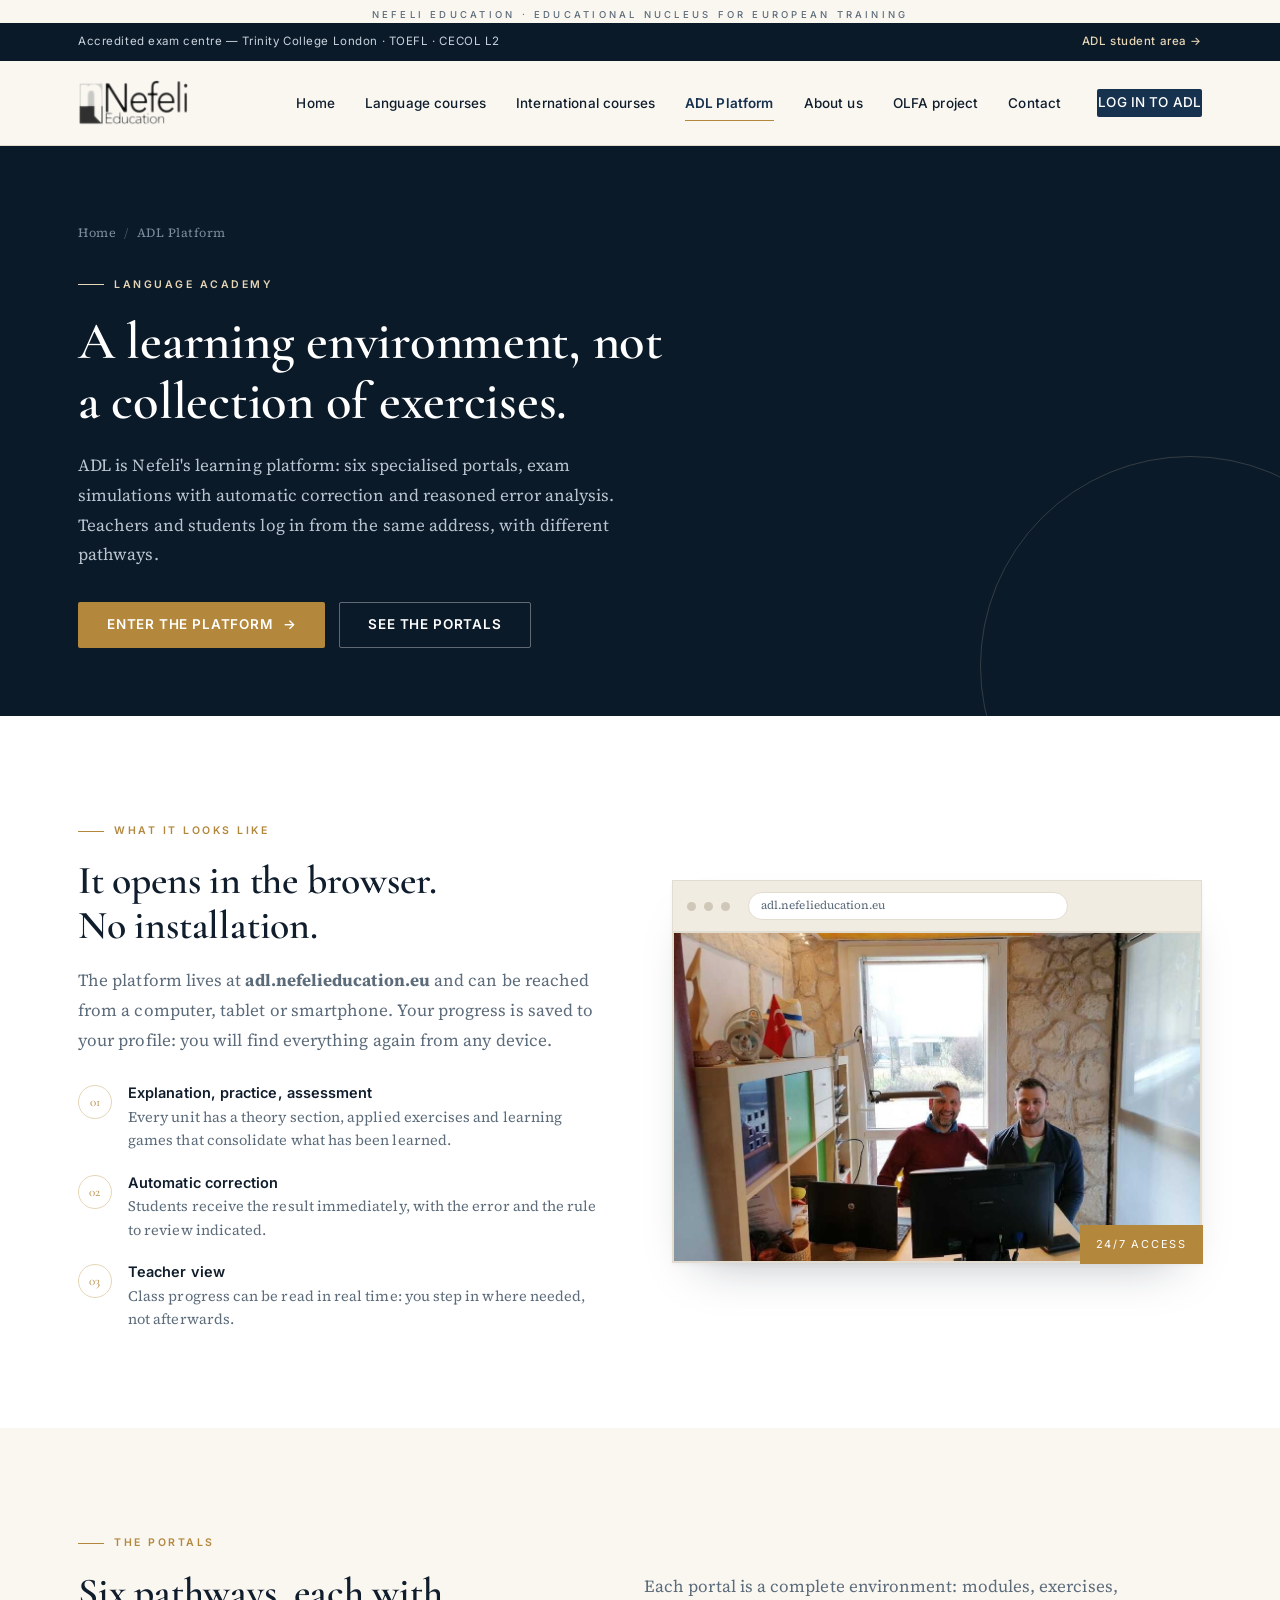
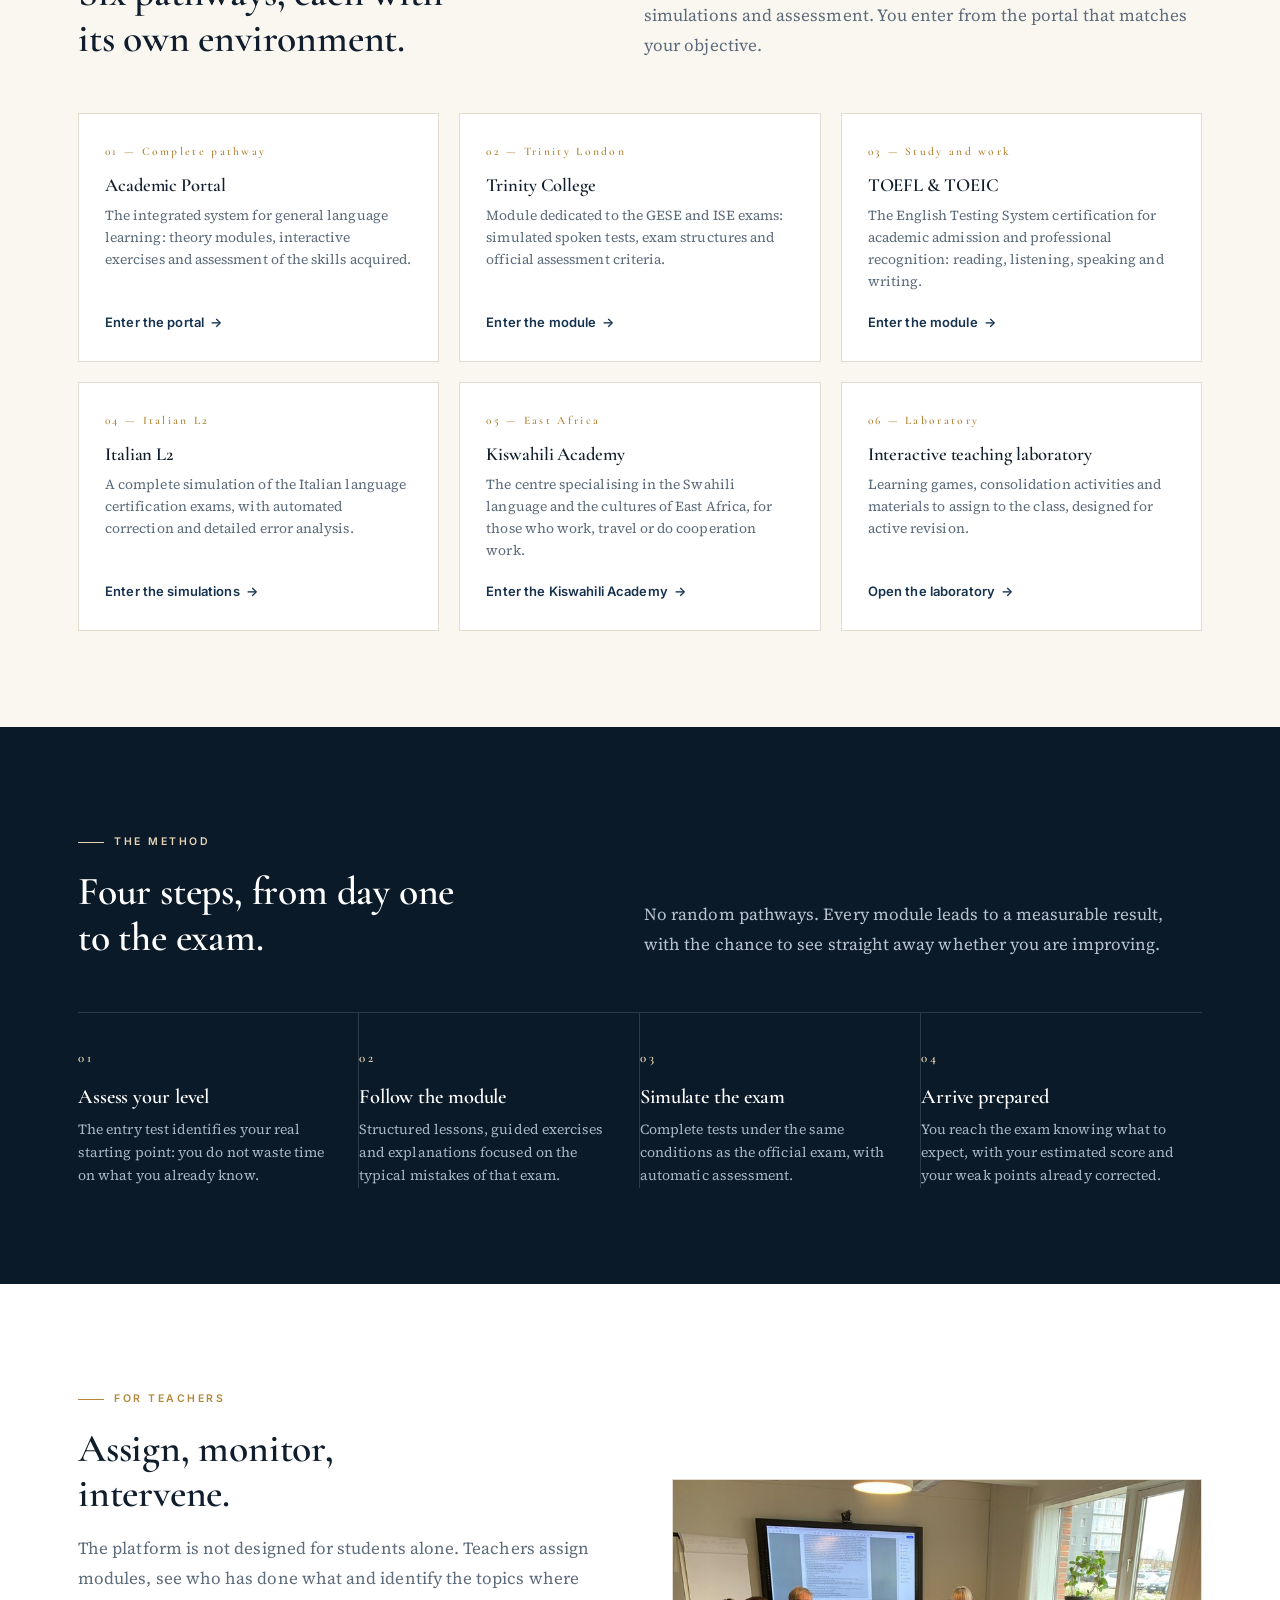
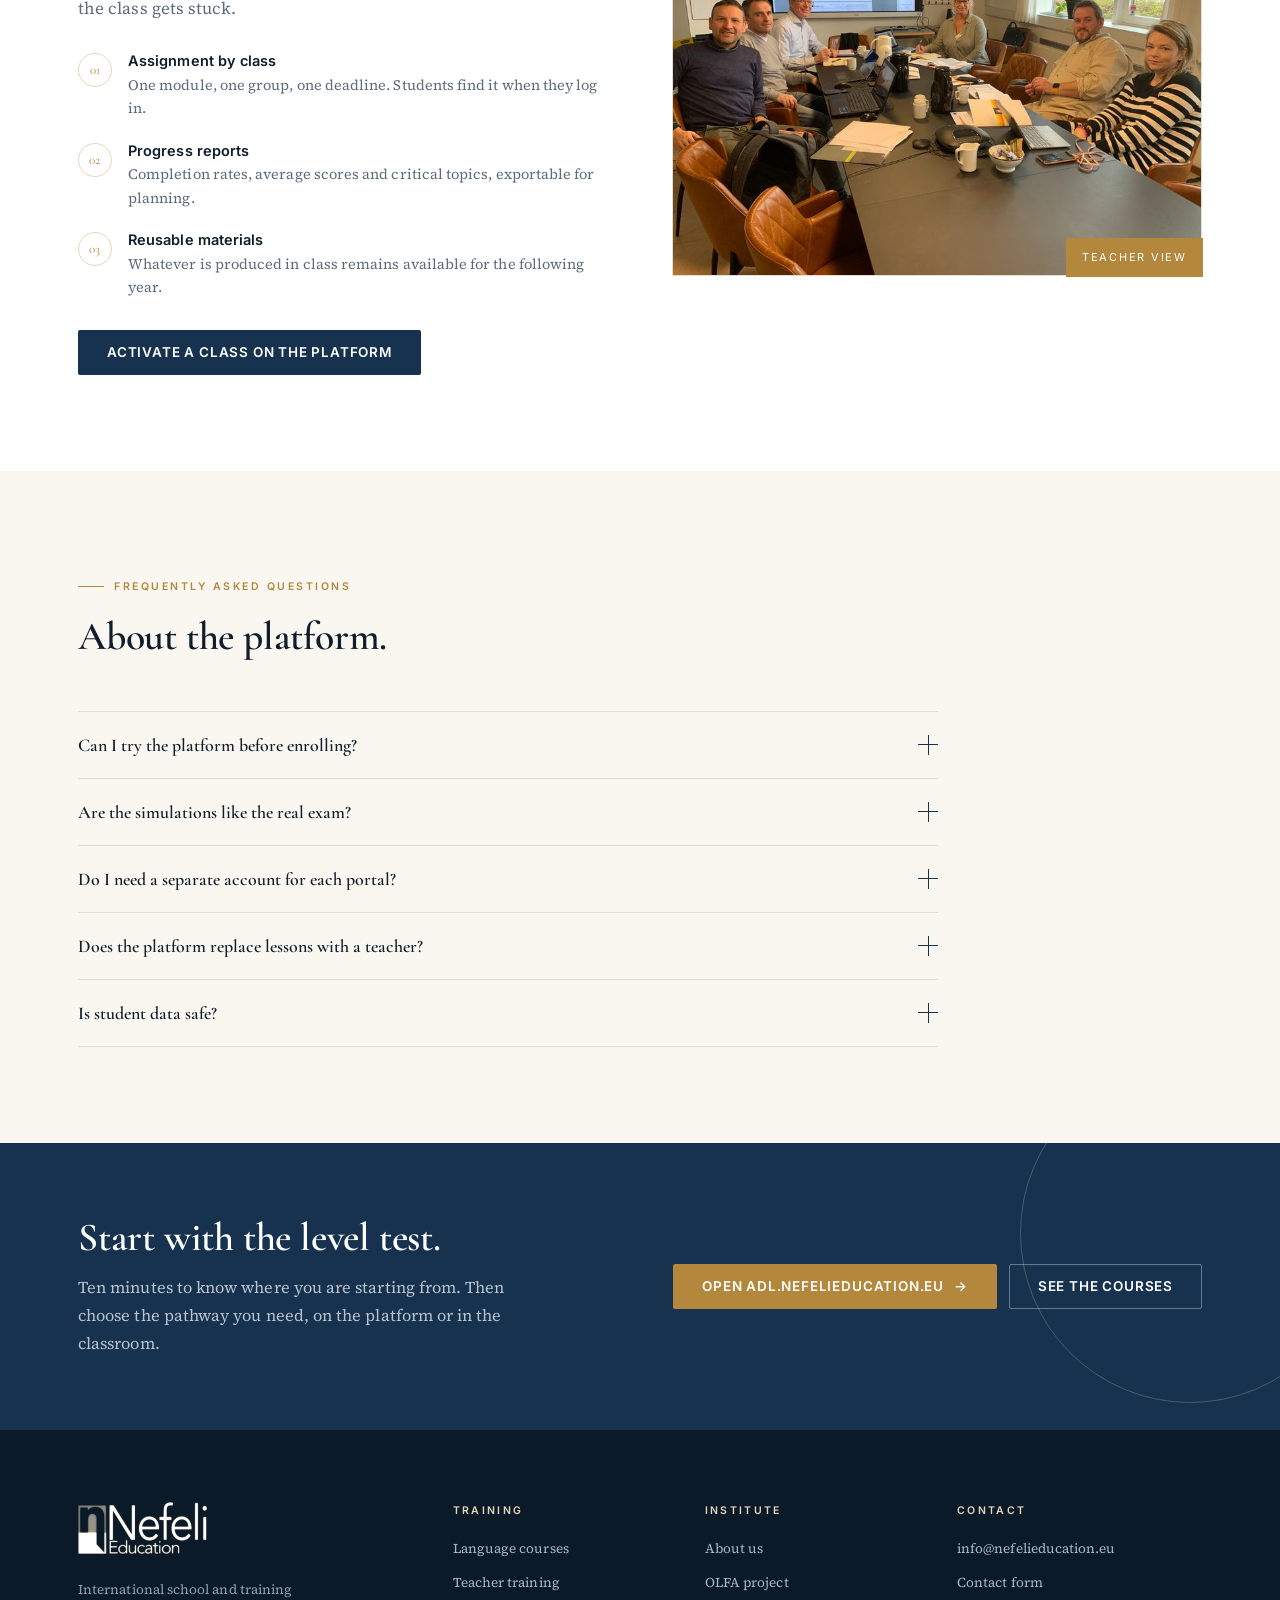
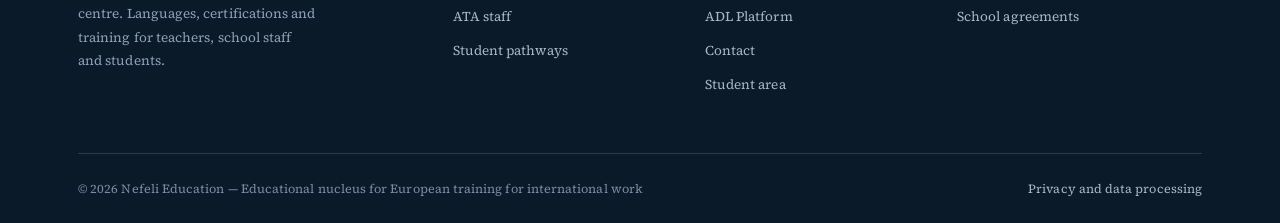
<file: piattaforma.html>
<!DOCTYPE html>
<html lang="en">
<head>
<meta charset="utf-8">
<meta name="viewport" content="width=device-width, initial-scale=1">
<title>ADL Platform — Language Academy | Nefeli Education</title>
<meta name="description" content="ADL, Nefeli's Language Academy: six learning portals, exam simulations with automatic correction, error analysis and measurable progress for teachers and students.">
<link rel="preconnect" href="https://fonts.googleapis.com">
<link rel="preconnect" href="https://fonts.gstatic.com" crossorigin>
<link href="https://fonts.googleapis.com/css2?family=Cormorant+Garamond:ital,wght@0,400;0,500;0,600;0,700;1,400;1,500&family=Source+Serif+4:ital,opsz,wght@0,8..60,400;0,8..60,600;0,8..60,700;1,8..60,400&family=Inter:wght@300;400;500;600;700&display=swap" rel="stylesheet">
<link rel="icon" href="favicon.ico" sizes="any">
<link rel="icon" type="image/png" sizes="32x32" href="favicon-32.png">
<link rel="icon" type="image/png" sizes="16x16" href="favicon-16.png">
<link rel="apple-touch-icon" href="apple-touch-icon.png">
<link rel="stylesheet" href="assets/css/style.css">
</head>
<body>

<header class="site-header">
  <div class="topbar">
    <div class="wrap topbar-inner">
      <span>Accredited exam centre — Trinity College London · TOEFL · CECOL L2</span>
      <a href="https://adl.nefelieducation.eu" target="_blank" rel="noopener">ADL student area →</a>
    </div>
  </div>
  <div class="wrap nav-inner">
    <a class="brand" href="index.html" aria-label="Nefeli Education — home">
      <img class="brand-logo" src="images/logo-light.png" alt="Nefeli Education" width="460" height="193">
    </a>
    <button class="nav-toggle" aria-label="Open the menu" aria-expanded="false" aria-controls="mainnav">
      <span></span><span></span><span></span>
    </button>
    <nav class="nav" id="mainnav" aria-label="Main navigation">
      <a href="index.html">Home</a>
      <a href="corsi-lingua.html">Language courses</a>
      <a href="corsi-internazionali.html">International courses</a>
      <a href="piattaforma.html" class="is-active">ADL Platform</a>
      <a href="chi-siamo.html">About us</a>
      <a href="progetto-olfa.html">OLFA project</a>
      <a href="contatti.html">Contact</a>
      <a href="https://adl.nefelieducation.eu" target="_blank" rel="noopener" class="btn btn--sm nav-cta">Log in to ADL</a>
    </nav>
  </div>
</header>

<main>

  <section class="page-hero">
    <div class="wrap">
      <div class="crumbs"><a href="index.html">Home</a><span>/</span>ADL Platform</div>
      <span class="eyebrow">Language Academy</span>
      <h1>A learning environment, not a collection of exercises.</h1>
      <p class="lede">ADL is Nefeli's learning platform: six specialised portals, exam simulations with automatic correction and reasoned error analysis. Teachers and students log in from the same address, with different pathways.</p>
      <div class="hero-actions" style="margin-top:32px">
        <a href="https://adl.nefelieducation.eu" target="_blank" rel="noopener" class="btn btn--gold">Enter the platform <span class="arw">→</span></a>
        <a href="#portali" class="btn btn--outline-light">See the portals</a>
      </div>
    </div>
  </section>

  <!-- PREVIEW -->
  <section class="section section--paper">
    <div class="wrap split">
      <div class="reveal">
        <span class="eyebrow">What it looks like</span>
        <h2 class="h-sec">It opens in the browser. No installation.</h2>
        <p class="lede" style="margin-top:18px">The platform lives at <strong>adl.nefelieducation.eu</strong> and can be reached from a computer, tablet or smartphone. Your progress is saved to your profile: you will find everything again from any device.</p>
        <div class="feature-list">
          <div class="feature">
            <span class="dot">01</span>
            <div><h4>Explanation, practice, assessment</h4><p>Every unit has a theory section, applied exercises and learning games that consolidate what has been learned.</p></div>
          </div>
          <div class="feature">
            <span class="dot">02</span>
            <div><h4>Automatic correction</h4><p>Students receive the result immediately, with the error and the rule to review indicated.</p></div>
          </div>
          <div class="feature">
            <span class="dot">03</span>
            <div><h4>Teacher view</h4><p>Class progress can be read in real time: you step in where needed, not afterwards.</p></div>
          </div>
        </div>
      </div>
      <div class="split-media reveal">
        <div class="browser-mock">
          <div class="browser-bar"><i></i><i></i><i></i><span class="url">adl.nefelieducation.eu</span></div>
          <div class="browser-body"><img src="images/photo_online.jpg" alt="Two people at a computer on the ADL learning platform interface" width="1067" height="800" loading="lazy"></div>
        </div>
        <span class="frame-tag">24/7 access</span>
      </div>
    </div>
  </section>

  <!-- PORTALS -->
  <section class="section" id="portali">
    <div class="wrap">
      <div class="sec-head reveal">
        <div>
          <span class="eyebrow">The portals</span>
          <h2 class="h-sec">Six pathways, each with its own environment.</h2>
        </div>
        <p class="lede">Each portal is a complete environment: modules, exercises, simulations and assessment. You enter from the portal that matches your objective.</p>
      </div>

      <div class="portal-grid">
        <article class="portal reveal">
          <span class="pnum">01 — Complete pathway</span>
          <h4>Academic Portal</h4>
          <p>The integrated system for general language learning: theory modules, interactive exercises and assessment of the skills acquired.</p>
          <a href="https://adl.nefelieducation.eu" target="_blank" rel="noopener">Enter the portal <span>→</span></a>
        </article>
        <article class="portal reveal">
          <span class="pnum">02 — Trinity London</span>
          <h4>Trinity College</h4>
          <p>Module dedicated to the GESE and ISE exams: simulated spoken tests, exam structures and official assessment criteria.</p>
          <a href="https://adl.nefelieducation.eu" target="_blank" rel="noopener">Enter the module <span>→</span></a>
        </article>
        <article class="portal reveal">
          <span class="pnum">03 — Study and work</span>
          <h4>TOEFL &amp; TOEIC</h4>
          <p>The English Testing System certification for academic admission and professional recognition: reading, listening, speaking and writing.</p>
          <a href="https://adl.nefelieducation.eu" target="_blank" rel="noopener">Enter the module <span>→</span></a>
        </article>
        <article class="portal reveal">
          <span class="pnum">04 — Italian L2</span>
          <h4>Italian L2</h4>
          <p>A complete simulation of the Italian language certification exams, with automated correction and detailed error analysis.</p>
          <a href="https://adl.nefelieducation.eu" target="_blank" rel="noopener">Enter the simulations <span>→</span></a>
        </article>
        <article class="portal reveal">
          <span class="pnum">05 — East Africa</span>
          <h4>Kiswahili Academy</h4>
          <p>The centre specialising in the Swahili language and the cultures of East Africa, for those who work, travel or do cooperation work.</p>
          <a href="https://adl.nefelieducation.eu" target="_blank" rel="noopener">Enter the Kiswahili Academy <span>→</span></a>
        </article>
        <article class="portal reveal">
          <span class="pnum">06 — Laboratory</span>
          <h4>Interactive teaching laboratory</h4>
          <p>Learning games, consolidation activities and materials to assign to the class, designed for active revision.</p>
          <a href="https://adl.nefelieducation.eu" target="_blank" rel="noopener">Open the laboratory <span>→</span></a>
        </article>
      </div>
    </div>
  </section>

  <!-- METHOD -->
  <section class="section section--dark">
    <div class="wrap">
      <div class="sec-head reveal">
        <div>
          <span class="eyebrow">The method</span>
          <h2 class="h-sec">Four steps, from day one to the exam.</h2>
        </div>
        <p class="lede">No random pathways. Every module leads to a measurable result, with the chance to see straight away whether you are improving.</p>
      </div>
      <div class="steps reveal">
        <div class="step"><b>01</b><h4>Assess your level</h4><p>The entry test identifies your real starting point: you do not waste time on what you already know.</p></div>
        <div class="step"><b>02</b><h4>Follow the module</h4><p>Structured lessons, guided exercises and explanations focused on the typical mistakes of that exam.</p></div>
        <div class="step"><b>03</b><h4>Simulate the exam</h4><p>Complete tests under the same conditions as the official exam, with automatic assessment.</p></div>
        <div class="step"><b>04</b><h4>Arrive prepared</h4><p>You reach the exam knowing what to expect, with your estimated score and your weak points already corrected.</p></div>
      </div>
    </div>
  </section>

  <!-- FOR TEACHERS -->
  <section class="section section--paper">
    <div class="wrap split split--rev">
      <div class="split-media reveal">
        <img src="images/photo_teachers.jpg" alt="Teachers analysing a class's results" width="800" height="600" loading="lazy">
        <span class="frame-tag">Teacher view</span>
      </div>
      <div class="reveal">
        <span class="eyebrow">For teachers</span>
        <h2 class="h-sec">Assign, monitor, intervene.</h2>
        <p class="lede" style="margin-top:18px">The platform is not designed for students alone. Teachers assign modules, see who has done what and identify the topics where the class gets stuck.</p>
        <div class="feature-list">
          <div class="feature">
            <span class="dot">01</span>
            <div><h4>Assignment by class</h4><p>One module, one group, one deadline. Students find it when they log in.</p></div>
          </div>
          <div class="feature">
            <span class="dot">02</span>
            <div><h4>Progress reports</h4><p>Completion rates, average scores and critical topics, exportable for planning.</p></div>
          </div>
          <div class="feature">
            <span class="dot">03</span>
            <div><h4>Reusable materials</h4><p>Whatever is produced in class remains available for the following year.</p></div>
          </div>
        </div>
        <div class="hero-actions" style="margin-top:30px">
          <a href="contatti.html" class="btn">Activate a class on the platform</a>
        </div>
      </div>
    </div>
  </section>

  <!-- FAQ -->
  <section class="section">
    <div class="wrap">
      <div class="sec-head reveal">
        <div>
          <span class="eyebrow">Frequently asked questions</span>
          <h2 class="h-sec">About the platform.</h2>
        </div>
      </div>
      <div class="faq reveal" data-acc>
        <div class="faq-item">
          <button class="faq-q" aria-expanded="false">Can I try the platform before enrolling?<span class="plus"></span></button>
          <div class="faq-a"><p>Yes. The academic portal and the interactive teaching laboratory are accessible for browsing: you can explore the modules, try the level test and see how a pathway is structured before choosing.</p></div>
        </div>
        <div class="faq-item">
          <button class="faq-q" aria-expanded="false">Are the simulations like the real exam?<span class="plus"></span></button>
          <div class="faq-a"><p>Yes. Every simulation reproduces the official format of the chosen exam: same test structure, same timing, same assessment criteria. The score you get is a realistic estimate of what you would achieve in the exam.</p></div>
        </div>
        <div class="faq-item">
          <button class="faq-q" aria-expanded="false">Do I need a separate account for each portal?<span class="plus"></span></button>
          <div class="faq-a"><p>No. You log in from a single address, adl.nefelieducation.eu, and choose the portal from there. Your profile and progress are the same.</p></div>
        </div>
        <div class="faq-item">
          <button class="faq-q" aria-expanded="false">Does the platform replace lessons with a teacher?<span class="plus"></span></button>
          <div class="faq-a"><p>No, it complements them. The platform handles practice, assessment and monitoring; the teacher handles the relationship, explanation and reasoned correction. That is why every course includes both components.</p></div>
        </div>
        <div class="faq-item">
          <button class="faq-q" aria-expanded="false">Is student data safe?<span class="plus"></span></button>
          <div class="faq-a"><p>Data is processed in accordance with the GDPR and accessible only to authorised accounts. For schools we provide the extended privacy notice and, on request, the record of processing activities to attach to the institute's documentation.</p></div>
        </div>
      </div>
    </div>
  </section>

  <section class="band">
    <div class="wrap band-inner">
      <div>
        <h2>Start with the level test.</h2>
        <p>Ten minutes to know where you are starting from. Then choose the pathway you need, on the platform or in the classroom.</p>
      </div>
      <div class="band-actions">
        <a href="https://adl.nefelieducation.eu" target="_blank" rel="noopener" class="btn btn--gold">Open adl.nefelieducation.eu <span class="arw">→</span></a>
        <a href="corsi-lingua.html#catalogo" class="btn btn--outline-light">See the courses</a>
      </div>
    </div>
  </section>

</main>

<footer class="site-footer">
  <div class="wrap">
    <div class="footer-grid">
      <div class="footer-brand">
        <a class="brand" href="index.html">
          <img class="brand-logo brand-logo--dark" src="images/logo-dark.png" alt="Nefeli Education" width="460" height="185">
        </a>
        <p>International school and training centre. Languages, certifications and training for teachers, school staff and students.</p>
      </div>
      <div>
        <h5>Training</h5>
        <div class="footer-links">
          <a href="corsi-lingua.html">Language courses</a>
          <a href="corsi-internazionali.html#docenti">Teacher training</a>
          <a href="corsi-internazionali.html#ata">ATA staff</a>
          <a href="corsi-internazionali.html#studenti">Student pathways</a>
        </div>
      </div>
      <div>
        <h5>Institute</h5>
        <div class="footer-links">
          <a href="chi-siamo.html">About us</a>
          <a href="progetto-olfa.html">OLFA project</a>
          <a href="piattaforma.html">ADL Platform</a>
          <a href="contatti.html">Contact</a>
          <a href="https://adl.nefelieducation.eu" target="_blank" rel="noopener">Student area</a>
        </div>
      </div>
      <div>
        <h5>Contact</h5>
        <div class="footer-links">
          <a href="mailto:info@nefelieducation.eu">info@nefelieducation.eu</a>
          <a href="contatti.html">Contact form</a>
          <a href="contatti.html#scuole">School agreements</a>
        </div>
      </div>
    </div>
    <div class="footer-bottom">
      <span>© <span data-year>2026</span> Nefeli Education — Educational nucleus for European training for international work</span>
      <span><a href="contatti.html">Privacy and data processing</a></span>
    </div>
  </div>
</footer>

<script src="assets/js/site.js"></script>
</body>
</html>
</file>
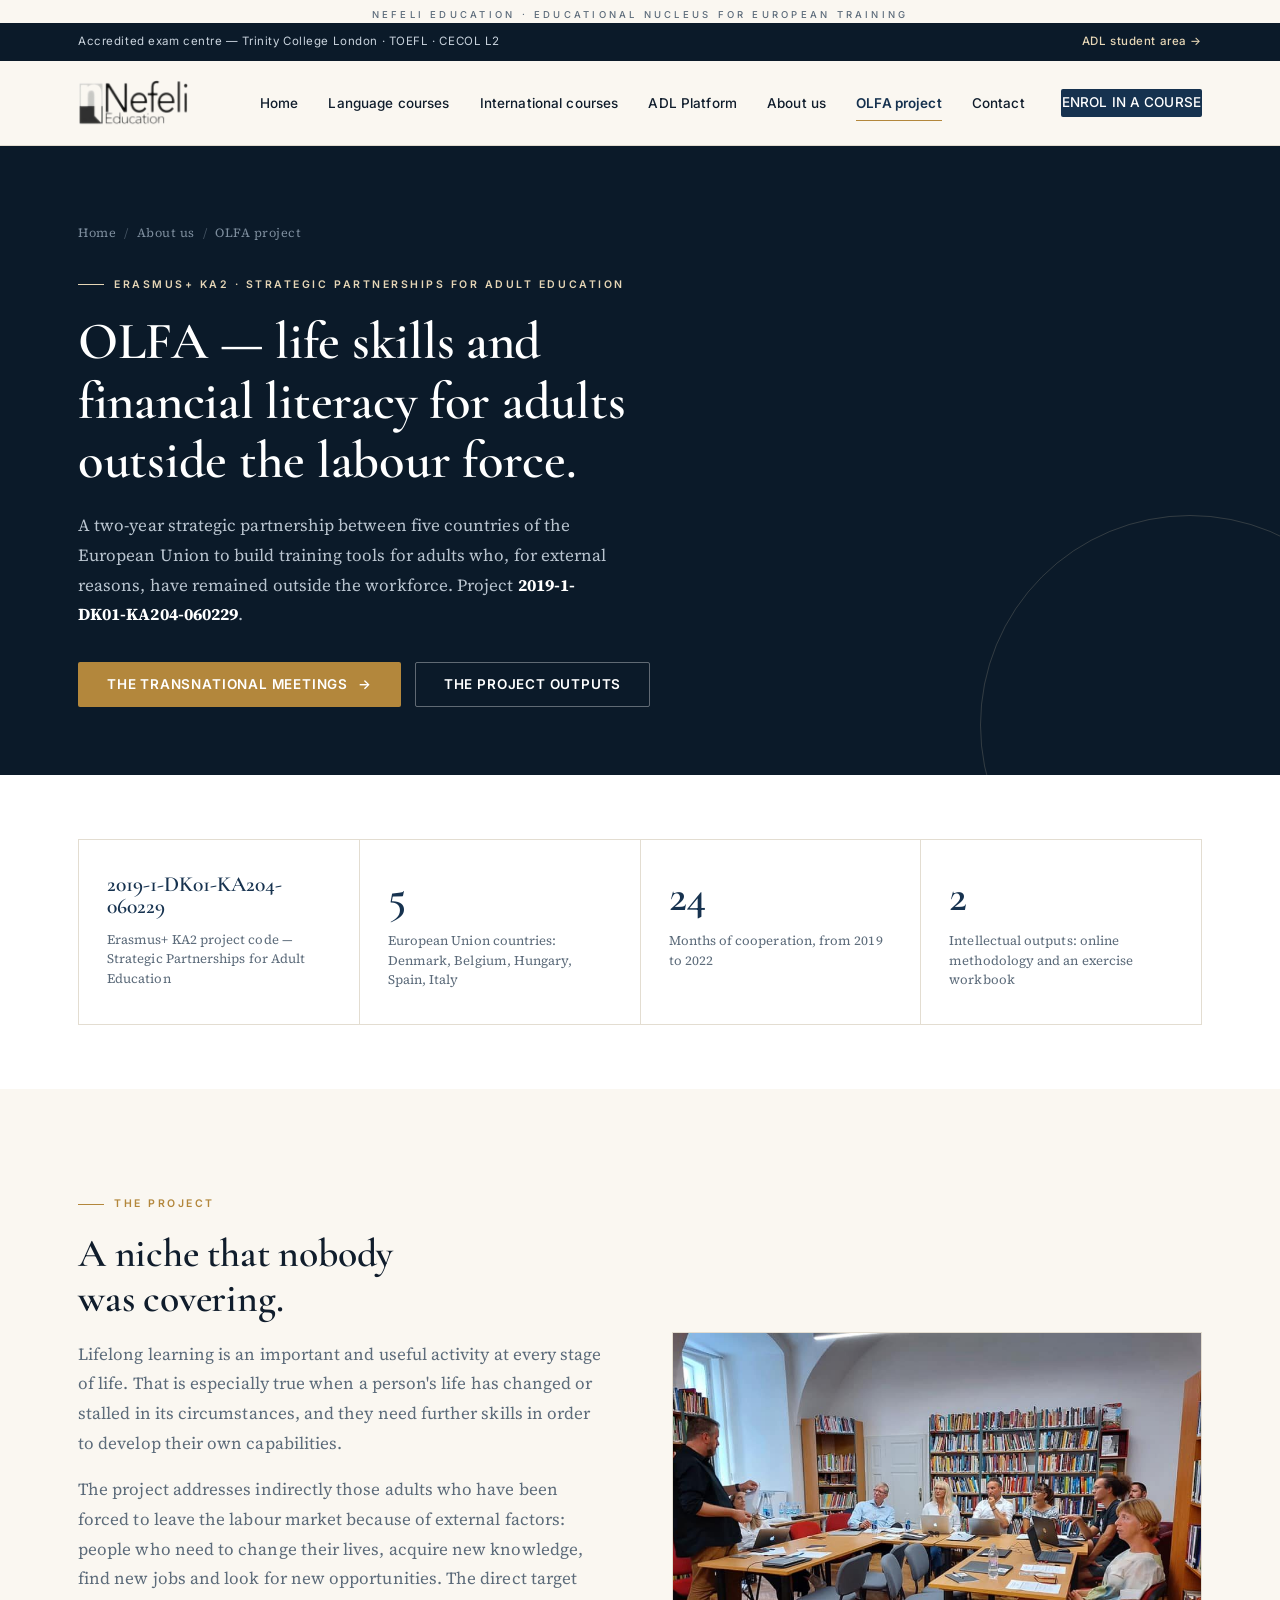
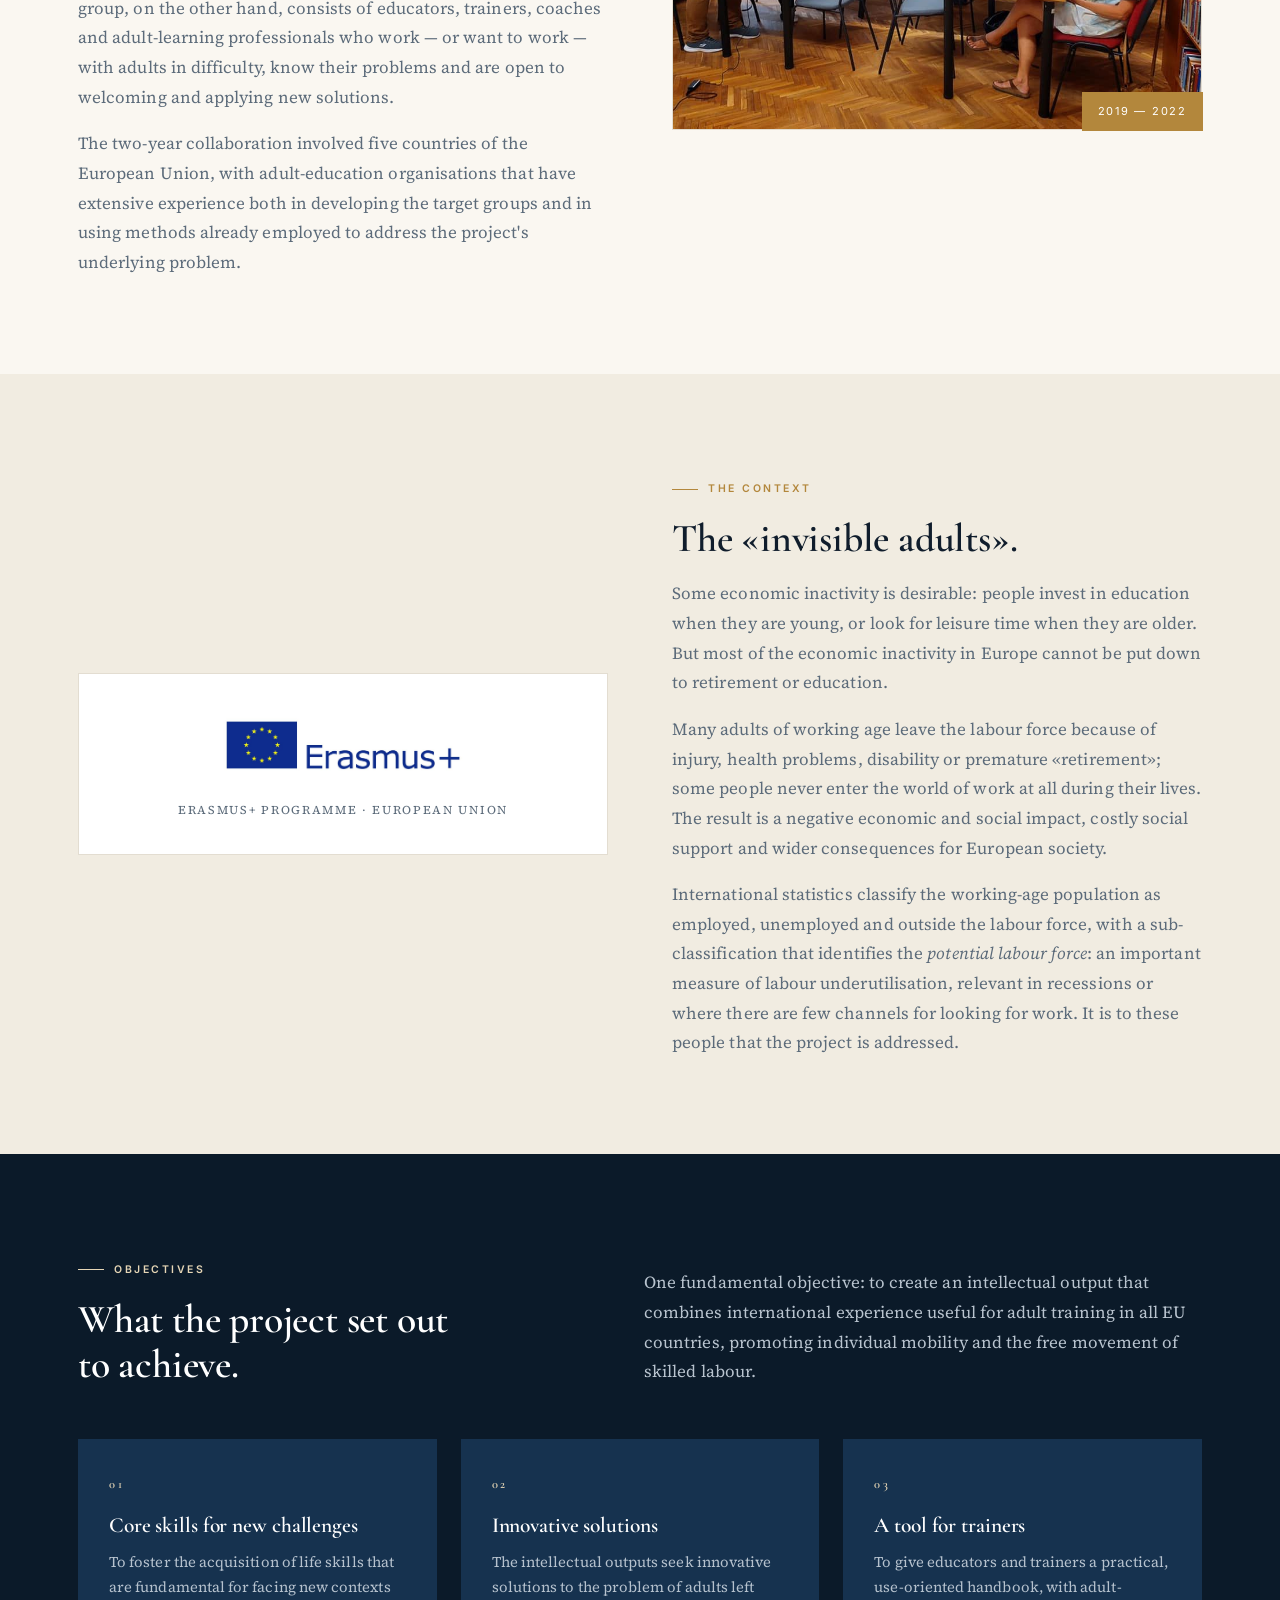
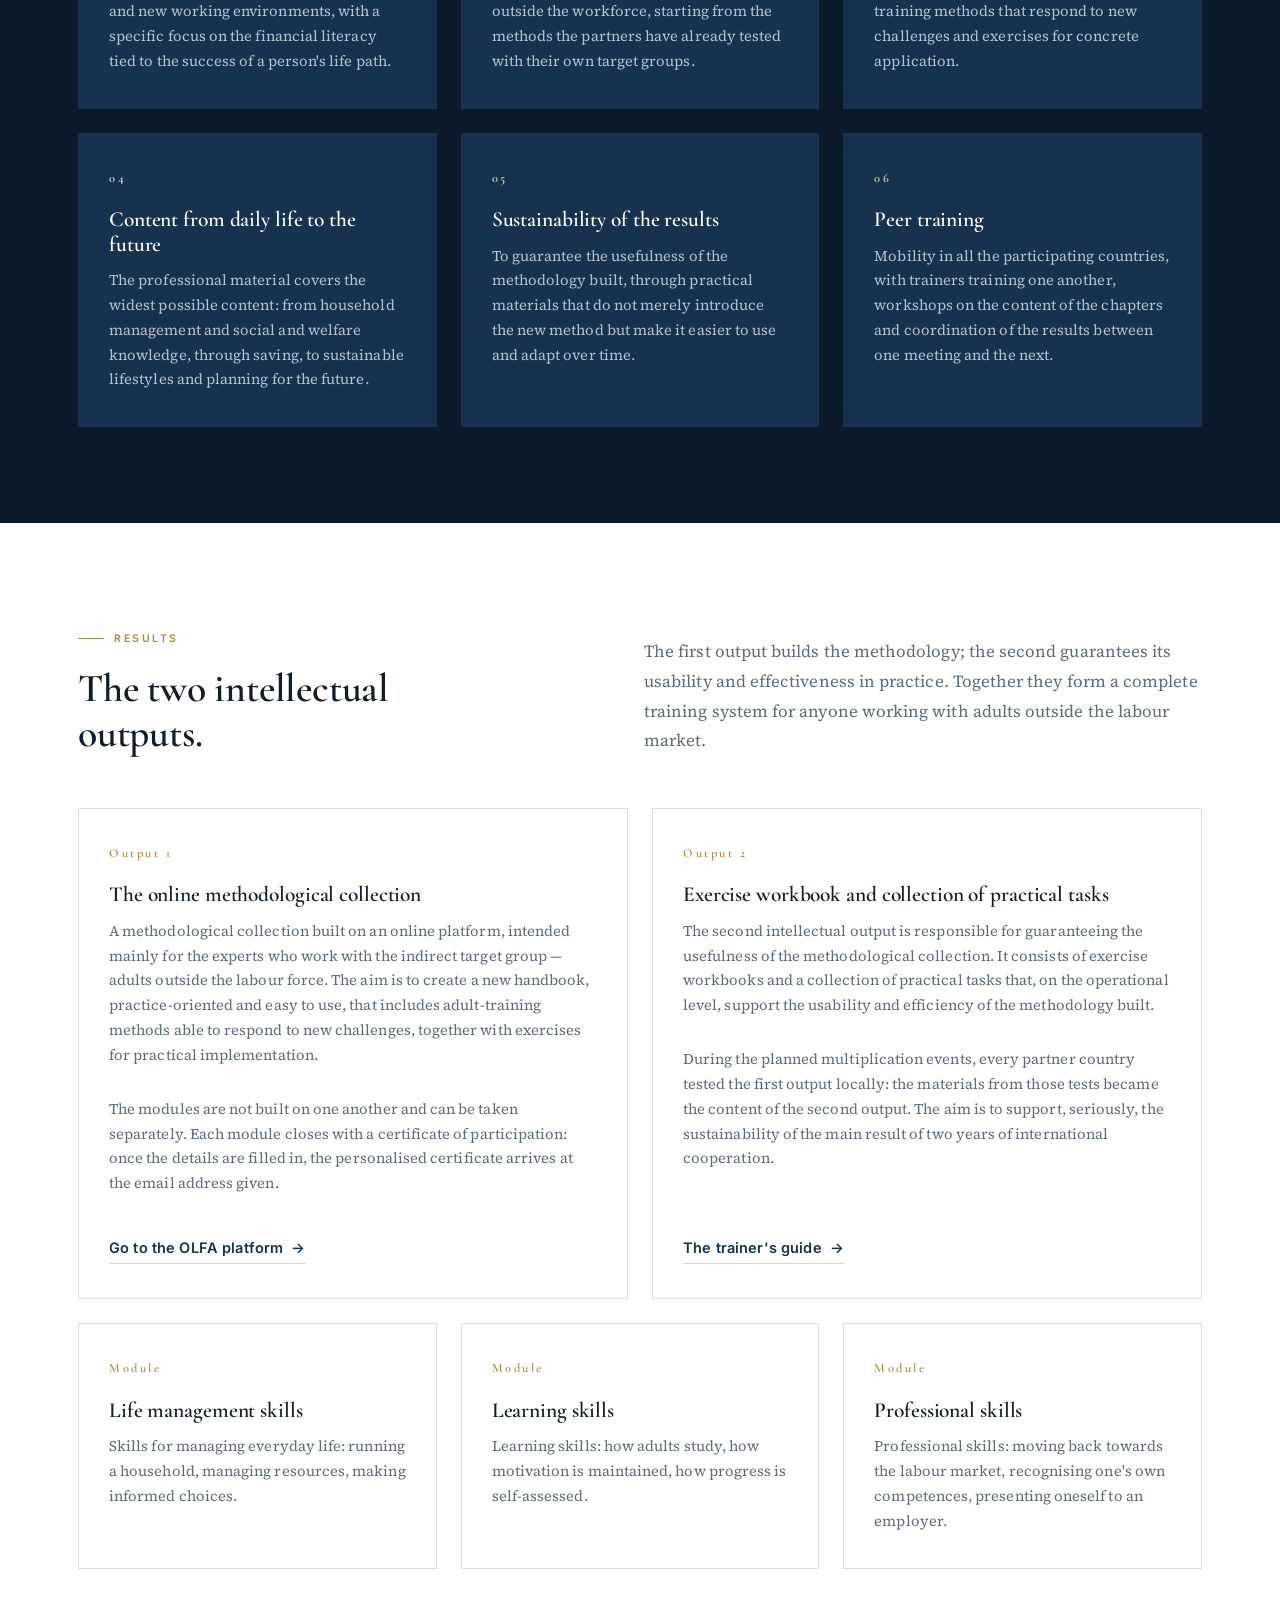
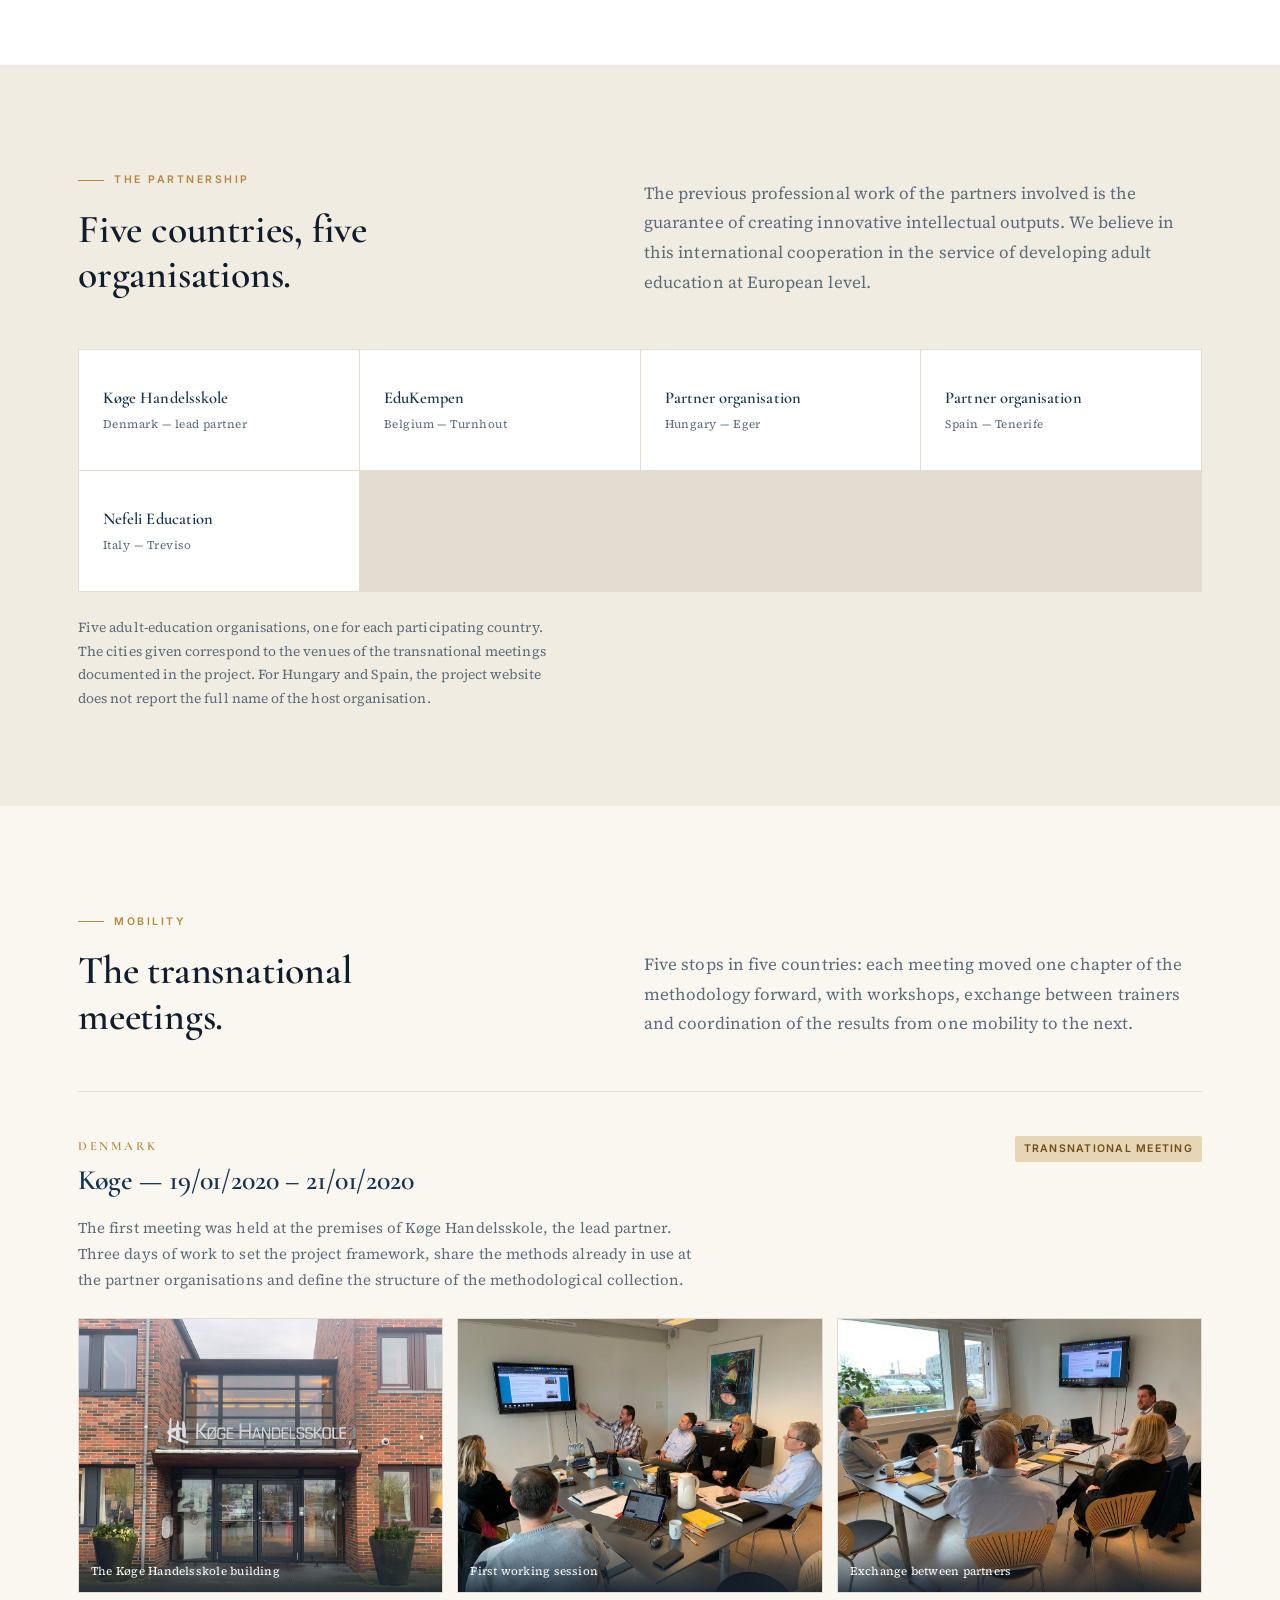
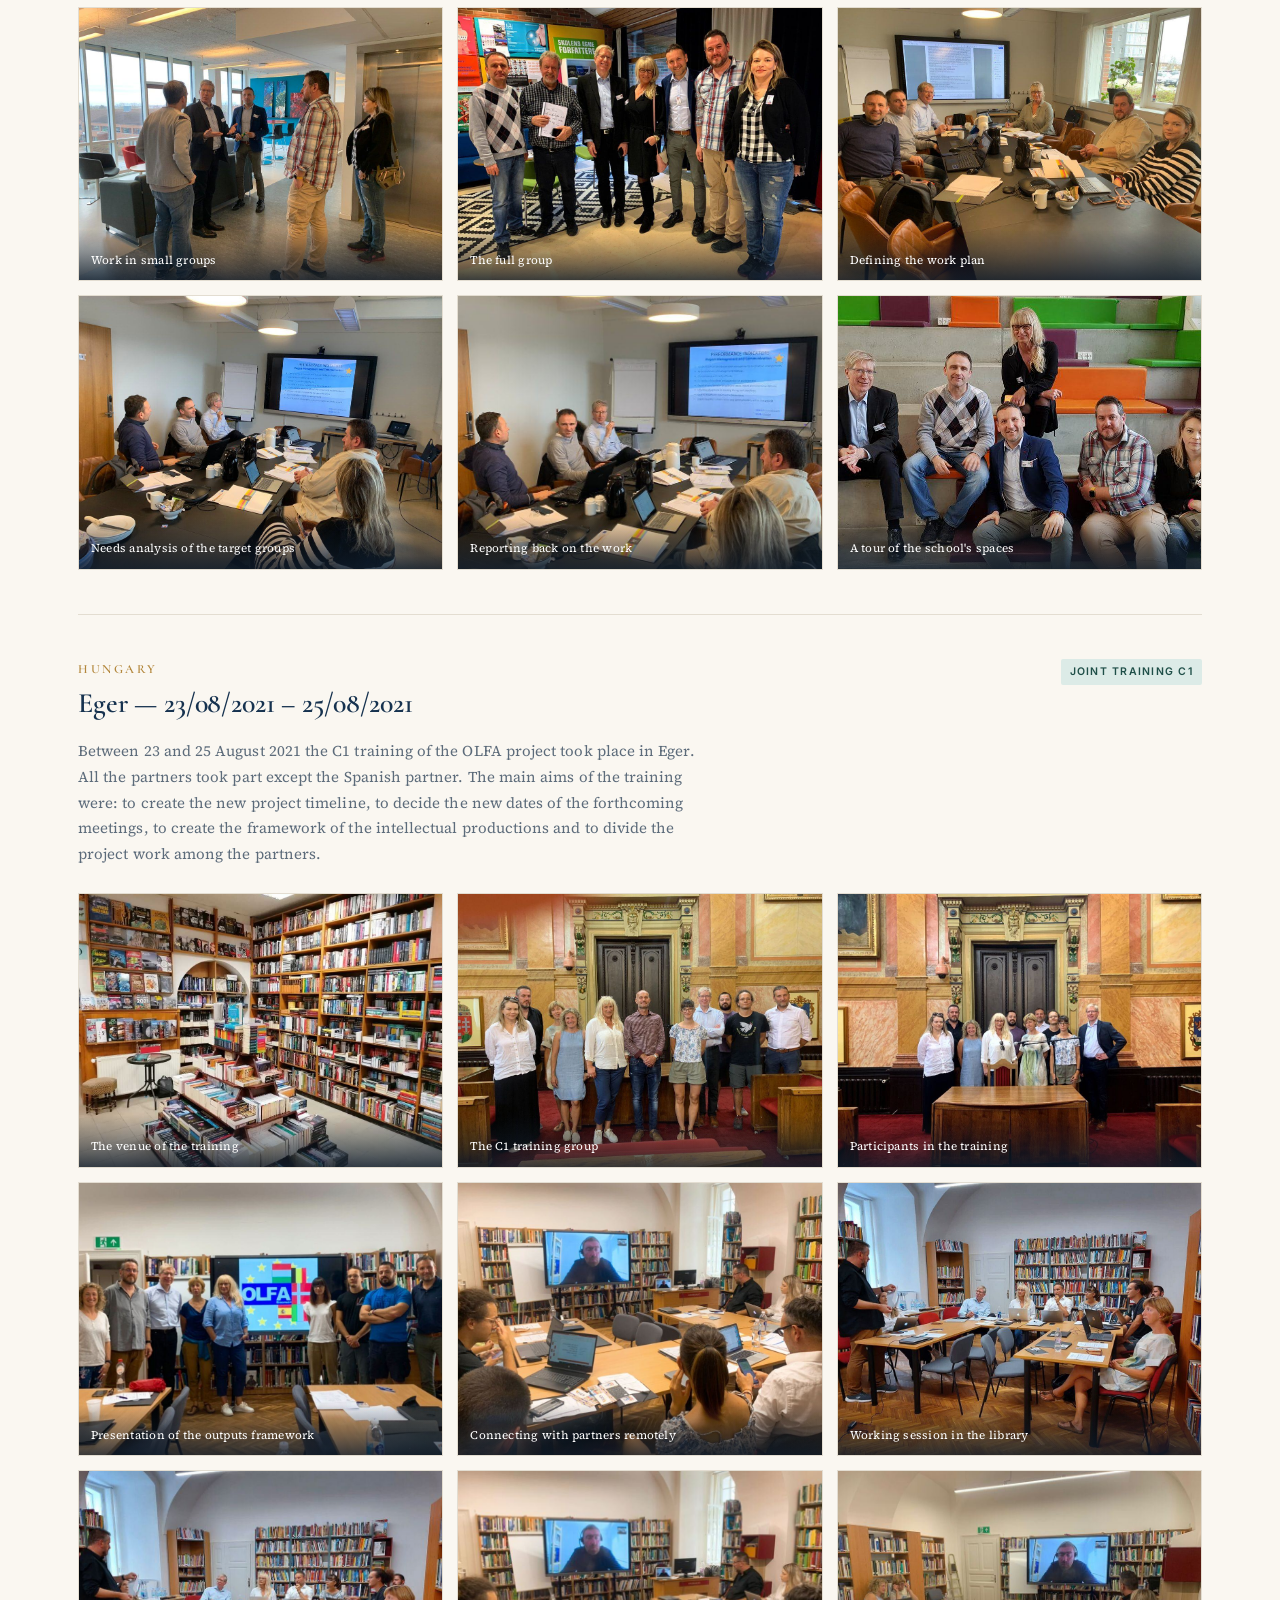
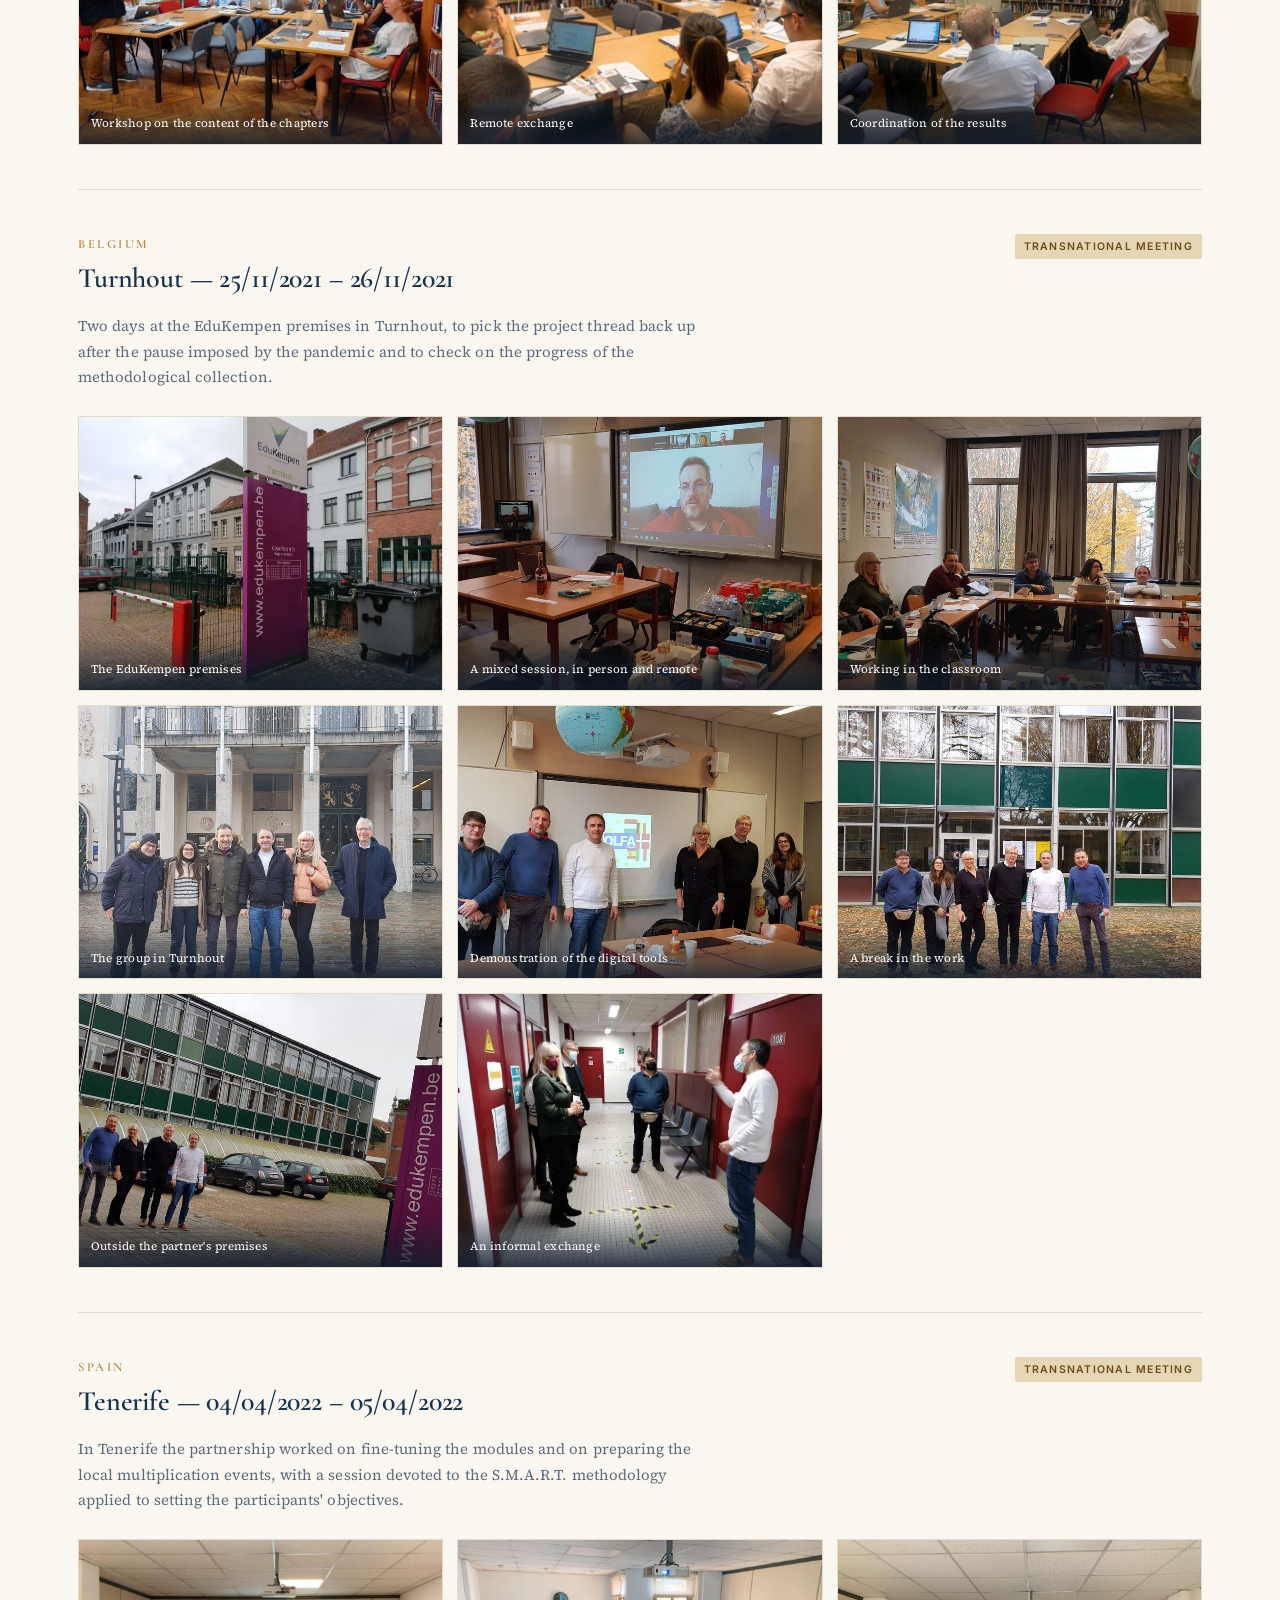
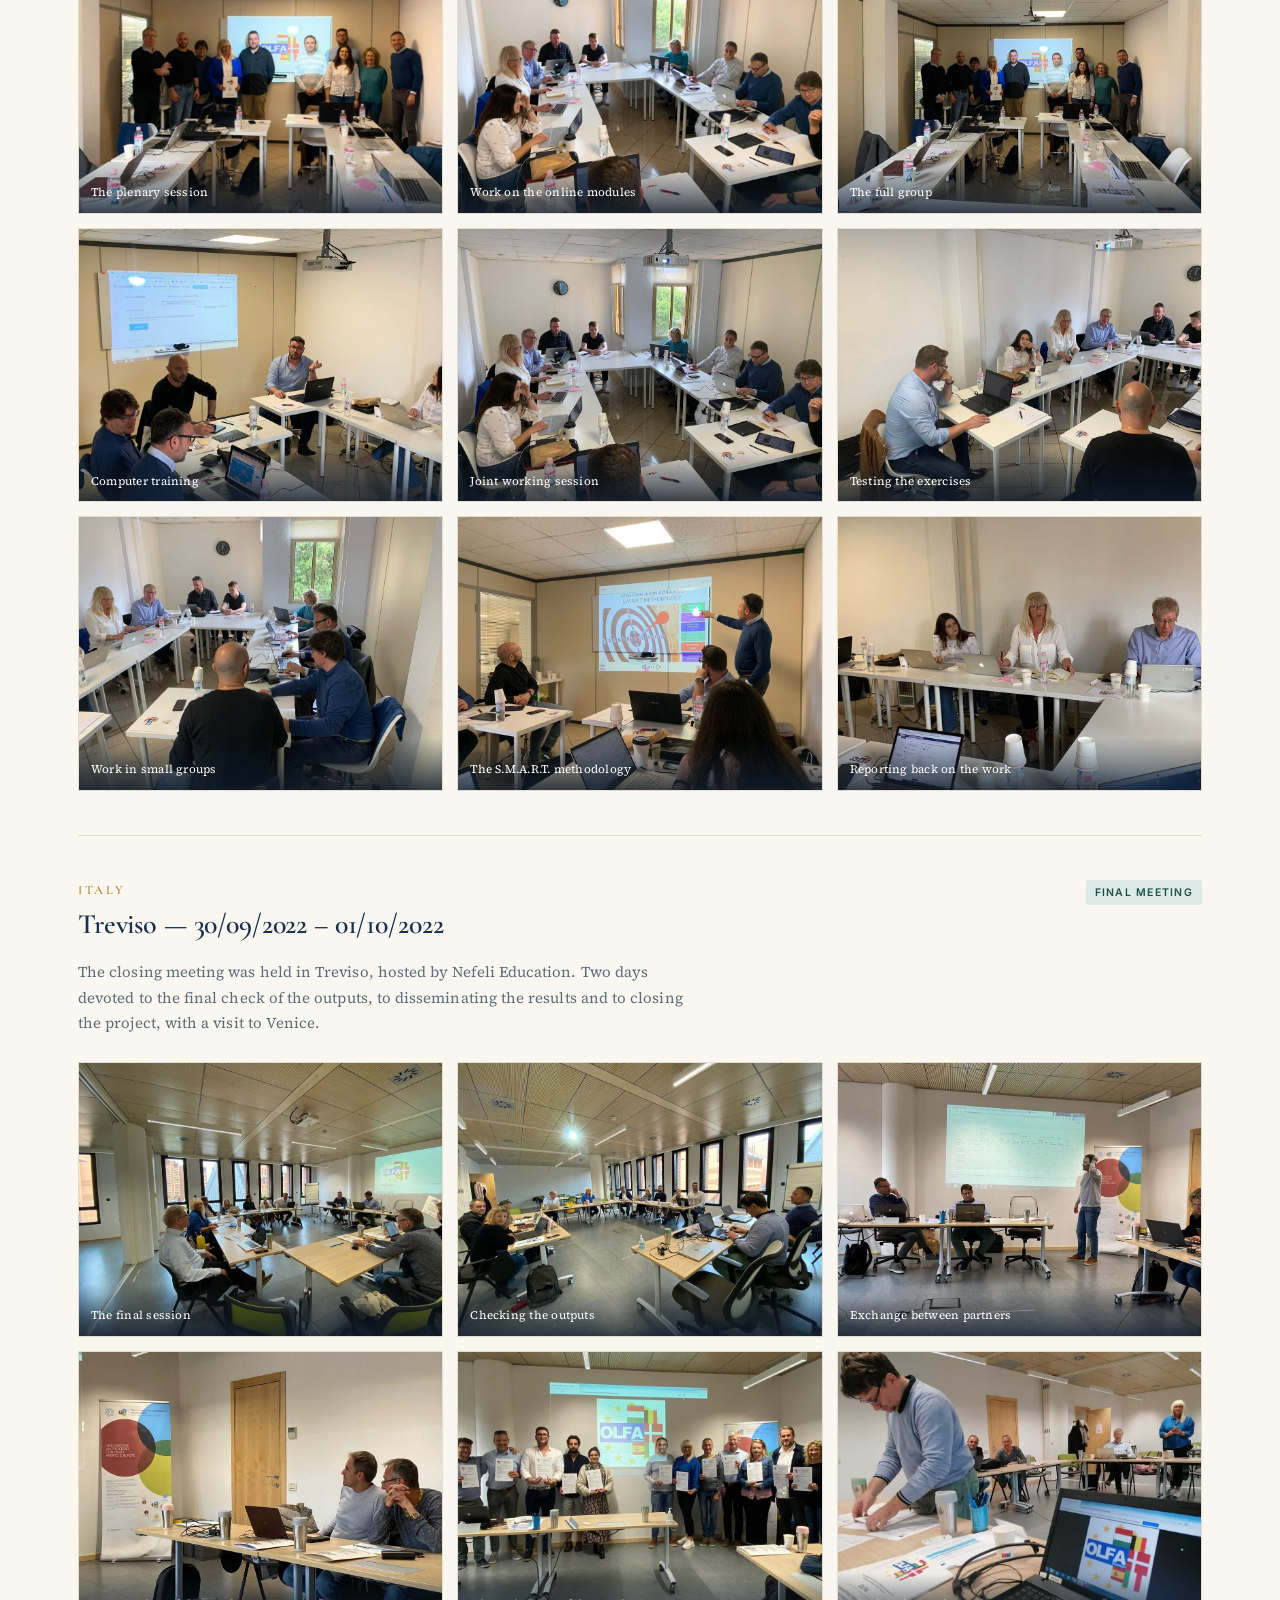
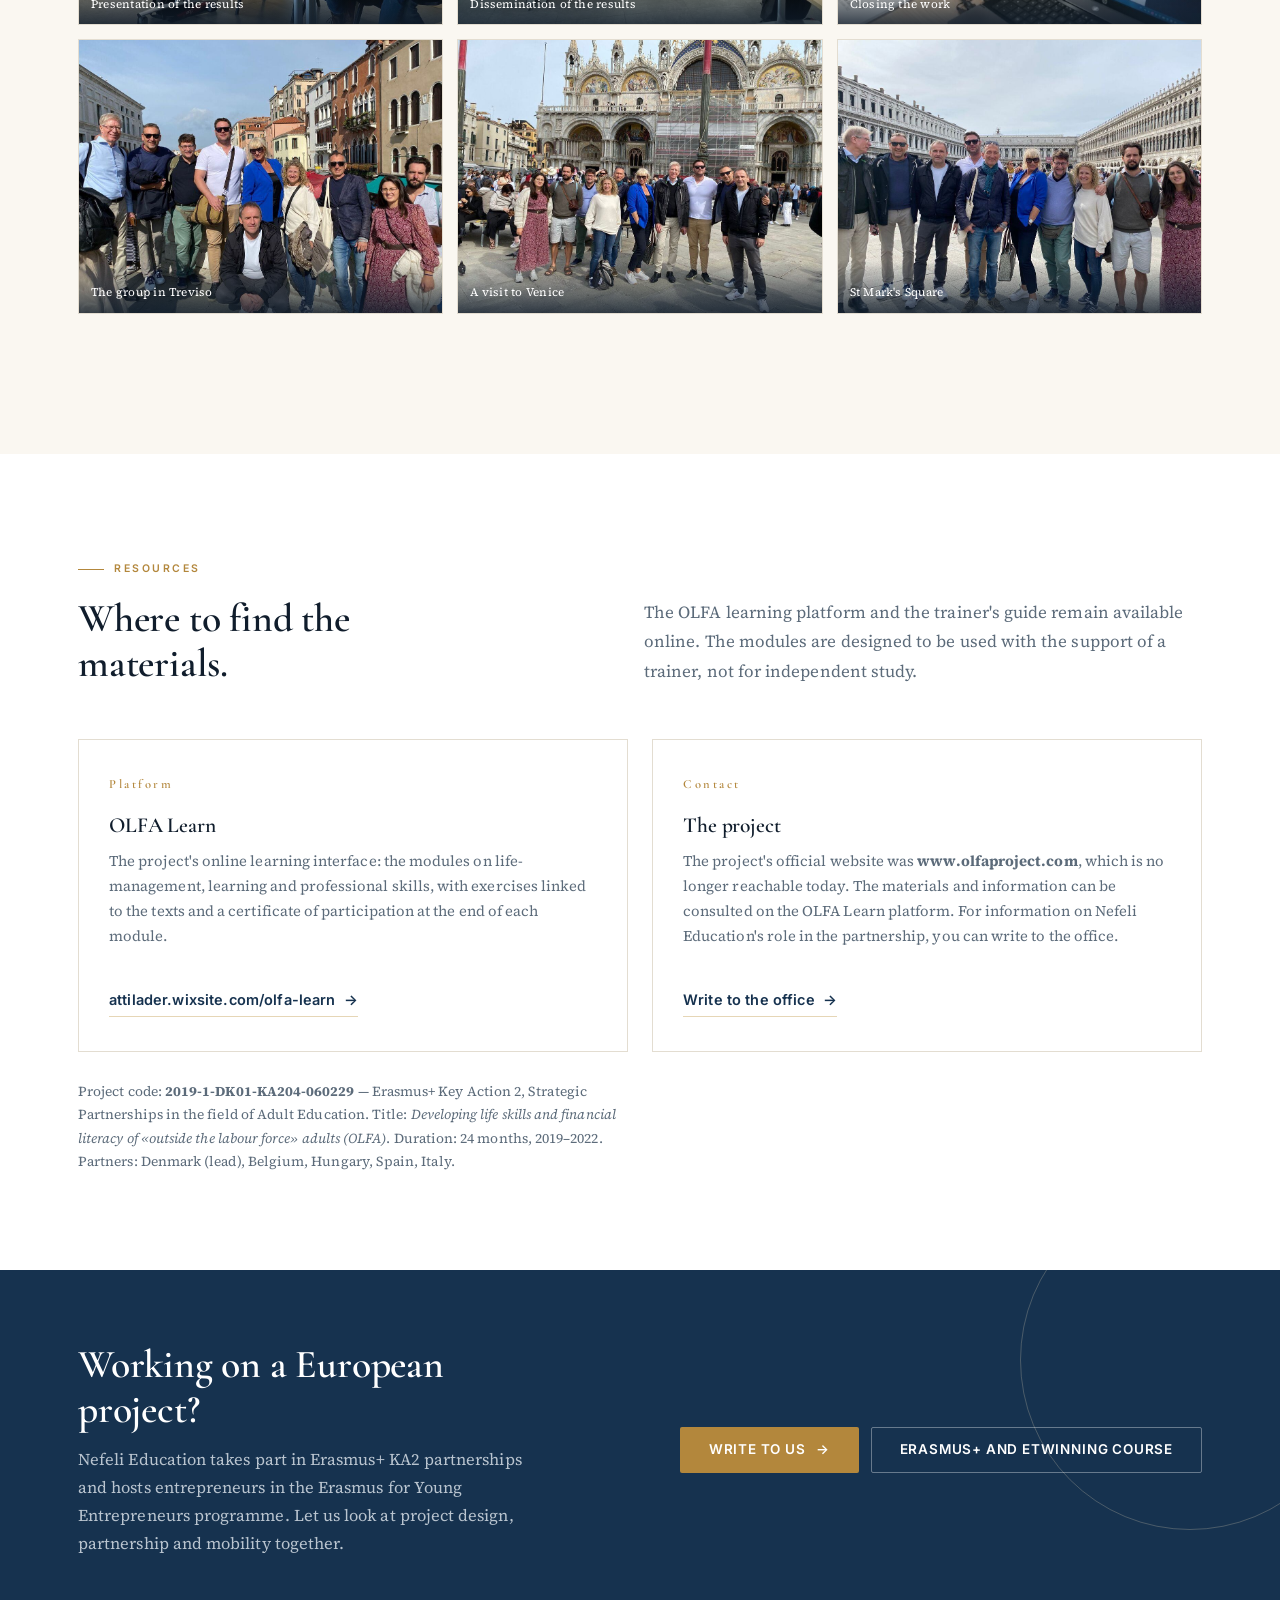
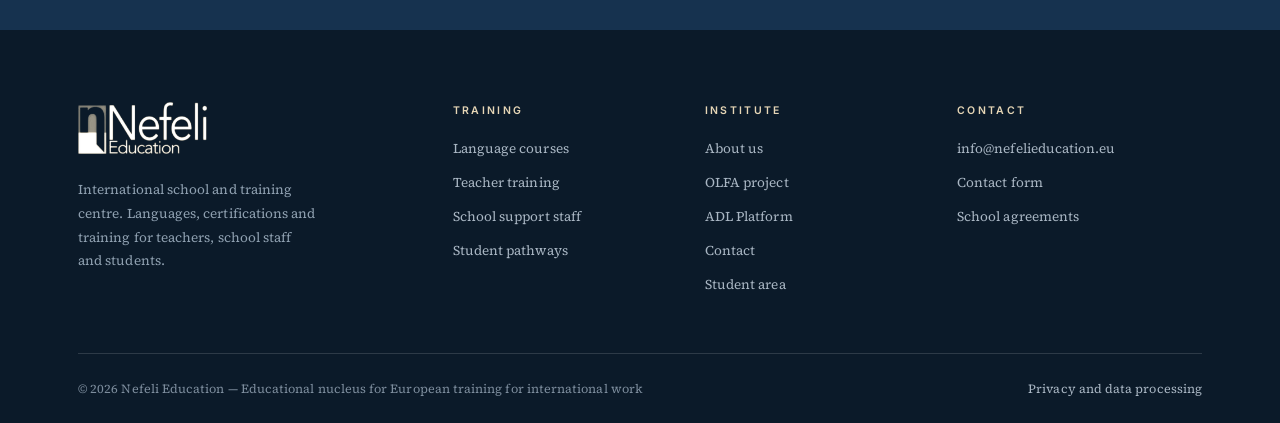
<file: progetto-olfa.html>
<!DOCTYPE html>
<html lang="en">
<head>
<meta charset="utf-8">
<meta name="viewport" content="width=device-width, initial-scale=1">
<title>OLFA project — Erasmus+ KA2 2019-1-DK01-KA204-060229 | Nefeli Education</title>
<meta name="description" content="OLFA — Developing life skills and financial literacy of &quot;outside the labour force&quot; adults. An Erasmus+ KA2 project (2019-1-DK01-KA204-060229) with five European partners: objectives, intellectual outputs, transnational meetings and joint training.">
<meta property="og:type" content="article">
<meta property="og:title" content="OLFA project — Erasmus+ KA2 2019-1-DK01-KA204-060229">
<meta property="og:description" content="Developing the life skills and financial literacy of adults outside the labour market: a strategic Erasmus+ partnership between five European countries.">
<meta property="og:image" content="images/olfa-hero.jpg">
<link rel="preconnect" href="https://fonts.googleapis.com">
<link rel="preconnect" href="https://fonts.gstatic.com" crossorigin>
<link href="https://fonts.googleapis.com/css2?family=Cormorant+Garamond:ital,wght@0,400;0,500;0,600;0,700;1,400;1,500&family=Source+Serif+4:ital,opsz,wght@0,8..60,400;0,8..60,600;0,8..60,700;1,8..60,400&family=Inter:wght@300;400;500;600;700&display=swap" rel="stylesheet">
<link rel="icon" href="favicon.ico" sizes="any">
<link rel="icon" type="image/png" sizes="32x32" href="favicon-32.png">
<link rel="icon" type="image/png" sizes="16x16" href="favicon-16.png">
<link rel="apple-touch-icon" href="apple-touch-icon.png">
<link rel="stylesheet" href="assets/css/style.css">
</head>
<body>

<header class="site-header">
  <div class="topbar">
    <div class="wrap topbar-inner">
      <span>Accredited exam centre — Trinity College London · TOEFL · CECOL L2</span>
      <a href="https://adl.nefelieducation.eu" target="_blank" rel="noopener">ADL student area →</a>
    </div>
  </div>
  <div class="wrap nav-inner">
    <a class="brand" href="index.html" aria-label="Nefeli Education — home">
      <img class="brand-logo" src="images/logo-light.png" alt="Nefeli Education" width="460" height="193">
    </a>
    <button class="nav-toggle" aria-label="Open the menu" aria-expanded="false" aria-controls="mainnav">
      <span></span><span></span><span></span>
    </button>
    <nav class="nav" id="mainnav" aria-label="Main navigation">
      <a href="index.html">Home</a>
      <a href="corsi-lingua.html">Language courses</a>
      <a href="corsi-internazionali.html">International courses</a>
      <a href="piattaforma.html">ADL Platform</a>
      <a href="chi-siamo.html">About us</a>
      <a href="progetto-olfa.html" class="is-active">OLFA project</a>
      <a href="contatti.html">Contact</a>
      <a href="corsi-lingua.html#catalogo" class="btn btn--sm nav-cta">Enrol in a course</a>
    </nav>
  </div>
</header>

<main>

  <section class="page-hero">
    <div class="wrap">
      <div class="crumbs"><a href="index.html">Home</a><span>/</span><a href="chi-siamo.html">About us</a><span>/</span>OLFA project</div>
      <span class="eyebrow">Erasmus+ KA2 · Strategic Partnerships for Adult Education</span>
      <h1>OLFA — life skills and financial literacy for adults outside the labour force.</h1>
      <p class="lede">A two-year strategic partnership between five countries of the European Union to build training tools for adults who, for external reasons, have remained outside the workforce. Project <strong style="color:#fff">2019-1-DK01-KA204-060229</strong>.</p>
      <div class="hero-actions" style="margin-top:32px">
        <a href="#incontri" class="btn btn--gold">The transnational meetings <span class="arw">→</span></a>
        <a href="#output" class="btn btn--outline-light">The project outputs</a>
      </div>
    </div>
  </section>

  <!-- PROJECT IDENTITY -->
  <section class="section section--tight section--paper">
    <div class="wrap">
      <div class="stats reveal">
        <div class="stat">
          <b style="font-size:clamp(1.1rem,1.7vw,1.35rem);letter-spacing:0">2019-1-DK01-KA204-060229</b>
          <span>Erasmus+ KA2 project code — Strategic Partnerships for Adult Education</span>
        </div>
        <div class="stat">
          <b>5</b>
          <span>European Union countries: Denmark, Belgium, Hungary, Spain, Italy</span>
        </div>
        <div class="stat">
          <b>24</b>
          <span>Months of cooperation, from 2019 to 2022</span>
        </div>
        <div class="stat">
          <b>2</b>
          <span>Intellectual outputs: online methodology and an exercise workbook</span>
        </div>
      </div>
    </div>
  </section>

  <!-- THE PROJECT -->
  <section class="section">
    <div class="wrap split">
      <div class="reveal">
        <span class="eyebrow">The project</span>
        <h2 class="h-sec">A niche that nobody was covering.</h2>
        <p class="lede" style="margin-top:18px">Lifelong learning is an important and useful activity at every stage of life. That is especially true when a person's life has changed or stalled in its circumstances, and they need further skills in order to develop their own capabilities.</p>
        <p class="lede">The project addresses indirectly those adults who have been forced to leave the labour market because of external factors: people who need to change their lives, acquire new knowledge, find new jobs and look for new opportunities. The direct target group, on the other hand, consists of educators, trainers, coaches and adult-learning professionals who work — or want to work — with adults in difficulty, know their problems and are open to welcoming and applying new solutions.</p>
        <p class="lede">The two-year collaboration involved five countries of the European Union, with adult-education organisations that have extensive experience both in developing the target groups and in using methods already employed to address the project's underlying problem.</p>
      </div>
      <div class="split-media reveal">
        <img src="images/olfa-hero.jpg" alt="The OLFA project working group gathered in a room with a library" width="960" height="684" loading="lazy">
        <span class="frame-tag">2019 — 2022</span>
      </div>
    </div>
  </section>

  <!-- THE CONTEXT -->
  <section class="section section--sand">
    <div class="wrap split split--rev">
      <div class="reveal">
        <figure class="erasmus-logo">
          <img src="images/olfa-erasmus-flag.jpg" alt="Institutional logo of the European Union's Erasmus+ programme" width="1200" height="343" loading="lazy">
          <figcaption>Erasmus+ programme · European Union</figcaption>
        </figure>
      </div>
      <div class="reveal">
        <span class="eyebrow">The context</span>
        <h2 class="h-sec">The «invisible adults».</h2>
        <p class="lede" style="margin-top:18px">Some economic inactivity is desirable: people invest in education when they are young, or look for leisure time when they are older. But most of the economic inactivity in Europe cannot be put down to retirement or education.</p>
        <p class="lede">Many adults of working age leave the labour force because of injury, health problems, disability or premature «retirement»; some people never enter the world of work at all during their lives. The result is a negative economic and social impact, costly social support and wider consequences for European society.</p>
        <p class="lede">International statistics classify the working-age population as employed, unemployed and outside the labour force, with a sub-classification that identifies the <em>potential labour force</em>: an important measure of labour underutilisation, relevant in recessions or where there are few channels for looking for work. It is to these people that the project is addressed.</p>
      </div>
    </div>
  </section>

  <!-- OBJECTIVES -->
  <section class="section section--dark">
    <div class="wrap">
      <div class="sec-head reveal">
        <div>
          <span class="eyebrow">Objectives</span>
          <h2 class="h-sec">What the project set out to achieve.</h2>
        </div>
        <p class="lede">One fundamental objective: to create an intellectual output that combines international experience useful for adult training in all EU countries, promoting individual mobility and the free movement of skilled labour.</p>
      </div>
      <div class="grid g3">
        <article class="card card--dark reveal">
          <span class="num">01</span>
          <h3>Core skills for new challenges</h3>
          <p>To foster the acquisition of life skills that are fundamental for facing new contexts and new working environments, with a specific focus on the financial literacy tied to the success of a person's life path.</p>
        </article>
        <article class="card card--dark reveal">
          <span class="num">02</span>
          <h3>Innovative solutions</h3>
          <p>The intellectual outputs seek innovative solutions to the problem of adults left outside the workforce, starting from the methods the partners have already tested with their own target groups.</p>
        </article>
        <article class="card card--dark reveal">
          <span class="num">03</span>
          <h3>A tool for trainers</h3>
          <p>To give educators and trainers a practical, use-oriented handbook, with adult-training methods that respond to new challenges and exercises for concrete application.</p>
        </article>
        <article class="card card--dark reveal">
          <span class="num">04</span>
          <h3>Content from daily life to the future</h3>
          <p>The professional material covers the widest possible content: from household management and social and welfare knowledge, through saving, to sustainable lifestyles and planning for the future.</p>
        </article>
        <article class="card card--dark reveal">
          <span class="num">05</span>
          <h3>Sustainability of the results</h3>
          <p>To guarantee the usefulness of the methodology built, through practical materials that do not merely introduce the new method but make it easier to use and adapt over time.</p>
        </article>
        <article class="card card--dark reveal">
          <span class="num">06</span>
          <h3>Peer training</h3>
          <p>Mobility in all the participating countries, with trainers training one another, workshops on the content of the chapters and coordination of the results between one meeting and the next.</p>
        </article>
      </div>
    </div>
  </section>

  <!-- OUTPUTS -->
  <section class="section section--paper" id="output">
    <div class="wrap">
      <div class="sec-head reveal">
        <div>
          <span class="eyebrow">Results</span>
          <h2 class="h-sec">The two intellectual outputs.</h2>
        </div>
        <p class="lede">The first output builds the methodology; the second guarantees its usability and effectiveness in practice. Together they form a complete training system for anyone working with adults outside the labour market.</p>
      </div>
      <div class="grid g2">
        <article class="card reveal">
          <span class="num">Output 1</span>
          <h3>The online methodological collection</h3>
          <p>A methodological collection built on an online platform, intended mainly for the experts who work with the indirect target group — adults outside the labour force. The aim is to create a new handbook, practice-oriented and easy to use, that includes adult-training methods able to respond to new challenges, together with exercises for practical implementation.</p>
          <p style="margin-top:14px">The modules are not built on one another and can be taken separately. Each module closes with a certificate of participation: once the details are filled in, the personalised certificate arrives at the email address given.</p>
          <div class="card-foot">
            <a class="link-arrow" href="https://attilader.wixsite.com/olfa-learn" target="_blank" rel="noopener">Go to the OLFA platform <span class="arw">→</span></a>
          </div>
        </article>
        <article class="card reveal">
          <span class="num">Output 2</span>
          <h3>Exercise workbook and collection of practical tasks</h3>
          <p>The second intellectual output is responsible for guaranteeing the usefulness of the methodological collection. It consists of exercise workbooks and a collection of practical tasks that, on the operational level, support the usability and efficiency of the methodology built.</p>
          <p style="margin-top:14px">During the planned multiplication events, every partner country tested the first output locally: the materials from those tests became the content of the second output. The aim is to support, seriously, the sustainability of the main result of two years of international cooperation.</p>
          <div class="card-foot">
            <a class="link-arrow" href="https://attilader.wixsite.com/olfa-learn/copy-of-certificate-form" target="_blank" rel="noopener">The trainer's guide <span class="arw">→</span></a>
          </div>
        </article>
      </div>
      <div class="grid g3" style="margin-top:24px">
        <article class="card reveal">
          <span class="num">Module</span>
          <h3>Life management skills</h3>
          <p>Skills for managing everyday life: running a household, managing resources, making informed choices.</p>
        </article>
        <article class="card reveal">
          <span class="num">Module</span>
          <h3>Learning skills</h3>
          <p>Learning skills: how adults study, how motivation is maintained, how progress is self-assessed.</p>
        </article>
        <article class="card reveal">
          <span class="num">Module</span>
          <h3>Professional skills</h3>
          <p>Professional skills: moving back towards the labour market, recognising one's own competences, presenting oneself to an employer.</p>
        </article>
      </div>
    </div>
  </section>

  <!-- PARTNERS -->
  <section class="section section--sand">
    <div class="wrap">
      <div class="sec-head reveal">
        <div>
          <span class="eyebrow">The partnership</span>
          <h2 class="h-sec">Five countries, five organisations.</h2>
        </div>
        <p class="lede">The previous professional work of the partners involved is the guarantee of creating innovative intellectual outputs. We believe in this international cooperation in the service of developing adult education at European level.</p>
      </div>
      <div class="partners reveal">
        <div class="partner"><strong>Køge Handelsskole</strong><span>Denmark — lead partner</span></div>
        <div class="partner"><strong>EduKempen</strong><span>Belgium — Turnhout</span></div>
        <div class="partner"><strong>Partner organisation</strong><span>Hungary — Eger</span></div>
        <div class="partner"><strong>Partner organisation</strong><span>Spain — Tenerife</span></div>
        <div class="partner"><strong>Nefeli Education</strong><span>Italy — Treviso</span></div>
      </div>
      <p class="small" style="margin-top:24px;max-width:70ch">Five adult-education organisations, one for each participating country. The cities given correspond to the venues of the transnational meetings documented in the project. For Hungary and Spain, the project website does not report the full name of the host organisation.</p>
    </div>
  </section>

  <!-- MEETINGS -->
  <section class="section" id="incontri">
    <div class="wrap">
      <div class="sec-head reveal">
        <div>
          <span class="eyebrow">Mobility</span>
          <h2 class="h-sec">The transnational meetings.</h2>
        </div>
        <p class="lede">Five stops in five countries: each meeting moved one chapter of the methodology forward, with workshops, exchange between trainers and coordination of the results from one mobility to the next.</p>
      </div>

      <!-- DENMARK -->
      <div class="meeting reveal">
        <div class="meeting-head">
          <div>
            <span class="meeting-place">Denmark</span>
            <h3>Køge — 19/01/2020 – 21/01/2020</h3>
          </div>
          <span class="tag tag--gold">Transnational meeting</span>
        </div>
        <p class="meeting-text">The first meeting was held at the premises of Køge Handelsskole, the lead partner. Three days of work to set the project framework, share the methods already in use at the partner organisations and define the structure of the methodological collection.</p>
        <div class="gallery gallery--flow">
          <figure class="g-item"><img src="images/olfa-koge-sede.jpg" alt="Exterior entrance of Køge Handelsskole, with glazing and exposed brickwork" width="1067" height="800" loading="lazy"><figcaption>The Køge Handelsskole building</figcaption></figure>
          <figure class="g-item"><img src="images/olfa-koge-01.jpg" alt="Five participants in a meeting in a modern meeting room" width="1067" height="800" loading="lazy"><figcaption>First working session</figcaption></figure>
          <figure class="g-item"><img src="images/olfa-koge-02.jpg" alt="Six participants in a meeting in a bright conference room" width="1067" height="800" loading="lazy"><figcaption>Exchange between partners</figcaption></figure>
          <figure class="g-item"><img src="images/olfa-koge-03.jpg" alt="Five people talking in an open-plan office" width="1067" height="800" loading="lazy"><figcaption>Work in small groups</figcaption></figure>
          <figure class="g-item"><img src="images/olfa-koge-04.jpg" alt="Seven smiling participants posing in a meeting room" width="1058" height="800" loading="lazy"><figcaption>The full group</figcaption></figure>
          <figure class="g-item"><img src="images/olfa-koge-05.jpg" alt="Six people seated around a table during a meeting" width="1067" height="800" loading="lazy"><figcaption>Defining the work plan</figcaption></figure>
          <figure class="g-item"><img src="images/olfa-koge-06.jpg" alt="Five participants at a meeting in a modern room" width="1067" height="800" loading="lazy"><figcaption>Needs analysis of the target groups</figcaption></figure>
          <figure class="g-item"><img src="images/olfa-koge-07.jpg" alt="Five participants at a meeting around a table" width="800" height="1067" loading="lazy"><figcaption>Reporting back on the work</figcaption></figure>
          <figure class="g-item"><img src="images/olfa-koge-08.jpg" alt="Six people seated on coloured tiered seating in a modern setting" width="1100" height="535" loading="lazy"><figcaption>A tour of the school's spaces</figcaption></figure>
        </div>
      </div>

      <!-- HUNGARY -->
      <div class="meeting reveal">
        <div class="meeting-head">
          <div>
            <span class="meeting-place">Hungary</span>
            <h3>Eger — 23/08/2021 – 25/08/2021</h3>
          </div>
          <span class="tag tag--teal">Joint training C1</span>
        </div>
        <p class="meeting-text">Between 23 and 25 August 2021 the C1 training of the OLFA project took place in Eger. All the partners took part except the Spanish partner. The main aims of the training were: to create the new project timeline, to decide the new dates of the forthcoming meetings, to create the framework of the intellectual productions and to divide the project work among the partners.</p>
        <div class="gallery gallery--flow">
          <figure class="g-item"><img src="images/olfa-eger-01.jpg" alt="Shelves full of volumes in a library" width="1067" height="800" loading="lazy"><figcaption>The venue of the training</figcaption></figure>
          <figure class="g-item"><img src="images/olfa-eger-02.jpg" alt="Eleven participants posing in an elegant institutional hall" width="1067" height="800" loading="lazy"><figcaption>The C1 training group</figcaption></figure>
          <figure class="g-item"><img src="images/olfa-eger-03.jpg" alt="Ten people posing behind a table in an institutional hall" width="1067" height="800" loading="lazy"><figcaption>Participants in the training</figcaption></figure>
          <figure class="g-item"><img src="images/olfa-eger-04.jpg" alt="Eight people in a library in front of a monitor showing the OLFA Erasmus+ logo" width="1100" height="741" loading="lazy"><figcaption>Presentation of the outputs framework</figcaption></figure>
          <figure class="g-item"><img src="images/olfa-eger-05.jpg" alt="A group of people in a video conference in a library" width="1100" height="759" loading="lazy"><figcaption>Connecting with partners remotely</figcaption></figure>
          <figure class="g-item"><img src="images/olfa-eger-06.jpg" alt="A group of people in a meeting in a library with full shelves" width="1100" height="784" loading="lazy"><figcaption>Working session in the library</figcaption></figure>
          <figure class="g-item"><img src="images/olfa-eger-07.jpg" alt="A group of people in a working meeting in a library" width="800" height="570" loading="lazy"><figcaption>Workshop on the content of the chapters</figcaption></figure>
          <figure class="g-item"><img src="images/olfa-eger-08.jpg" alt="A group of people in a video conference in a library" width="800" height="552" loading="lazy"><figcaption>Remote exchange</figcaption></figure>
          <figure class="g-item"><img src="images/olfa-eger-09.jpg" alt="Five people in a meeting in a library, some connected by video" width="800" height="600" loading="lazy"><figcaption>Coordination of the results</figcaption></figure>
        </div>
      </div>

      <!-- BELGIUM -->
      <div class="meeting reveal">
        <div class="meeting-head">
          <div>
            <span class="meeting-place">Belgium</span>
            <h3>Turnhout — 25/11/2021 – 26/11/2021</h3>
          </div>
          <span class="tag tag--gold">Transnational meeting</span>
        </div>
        <p class="meeting-text">Two days at the EduKempen premises in Turnhout, to pick the project thread back up after the pause imposed by the pandemic and to check on the progress of the methodological collection.</p>
        <div class="gallery gallery--flow">
          <figure class="g-item"><img src="images/olfa-turnhout-sede.jpg" alt="Information sign outside the EduKempen premises in Turnhout" width="1067" height="800" loading="lazy"><figcaption>The EduKempen premises</figcaption></figure>
          <figure class="g-item"><img src="images/olfa-turnhout-01.jpg" alt="People in a video conference on a screen in a classroom" width="1100" height="535" loading="lazy"><figcaption>A mixed session, in person and remote</figcaption></figure>
          <figure class="g-item"><img src="images/olfa-turnhout-02.jpg" alt="Six people seated at desks in a classroom during a working meeting" width="1100" height="535" loading="lazy"><figcaption>Working in the classroom</figcaption></figure>
          <figure class="g-item"><img src="images/olfa-turnhout-03.jpg" alt="Six smiling people posing outdoors in front of a town building" width="1100" height="535" loading="lazy"><figcaption>The group in Turnhout</figcaption></figure>
          <figure class="g-item"><img src="images/olfa-turnhout-04.jpg" alt="Six people posing in front of an interactive whiteboard in a classroom" width="1100" height="535" loading="lazy"><figcaption>Demonstration of the digital tools</figcaption></figure>
          <figure class="g-item"><img src="images/olfa-turnhout-05.jpg" alt="Six people posing outside in front of a building in autumn" width="1100" height="535" loading="lazy"><figcaption>A break in the work</figcaption></figure>
          <figure class="g-item"><img src="images/olfa-turnhout-06.jpg" alt="Six people posing outside in front of a school building" width="1100" height="535" loading="lazy"><figcaption>Outside the partner's premises</figcaption></figure>
          <figure class="g-item"><img src="images/olfa-turnhout-07.jpg" alt="Four people talking in the corridor of a public building" width="1067" height="800" loading="lazy"><figcaption>An informal exchange</figcaption></figure>
        </div>
      </div>

      <!-- SPAIN -->
      <div class="meeting reveal">
        <div class="meeting-head">
          <div>
            <span class="meeting-place">Spain</span>
            <h3>Tenerife — 04/04/2022 – 05/04/2022</h3>
          </div>
          <span class="tag tag--gold">Transnational meeting</span>
        </div>
        <p class="meeting-text">In Tenerife the partnership worked on fine-tuning the modules and on preparing the local multiplication events, with a session devoted to the S.M.A.R.T. methodology applied to setting the participants' objectives.</p>
        <div class="gallery gallery--flow">
          <figure class="g-item"><img src="images/olfa-tenerife-01.jpg" alt="Twelve people in a meeting room during a working meeting" width="1100" height="769" loading="lazy"><figcaption>The plenary session</figcaption></figure>
          <figure class="g-item"><img src="images/olfa-tenerife-02.jpg" alt="A group of eleven people working at computers in a meeting room" width="1067" height="800" loading="lazy"><figcaption>Work on the online modules</figcaption></figure>
          <figure class="g-item"><img src="images/olfa-tenerife-03.jpg" alt="Twelve people posing in a meeting room in front of a screen" width="1067" height="800" loading="lazy"><figcaption>The full group</figcaption></figure>
          <figure class="g-item"><img src="images/olfa-tenerife-04.jpg" alt="Five people in a meeting room during a computer training session" width="1067" height="800" loading="lazy"><figcaption>Computer training</figcaption></figure>
          <figure class="g-item"><img src="images/olfa-tenerife-05.jpg" alt="Twelve people gathered for a working session in a meeting room" width="1067" height="800" loading="lazy"><figcaption>Joint working session</figcaption></figure>
          <figure class="g-item"><img src="images/olfa-tenerife-06.jpg" alt="Six people at a table in a meeting room with computers" width="1067" height="800" loading="lazy"><figcaption>Testing the exercises</figcaption></figure>
          <figure class="g-item"><img src="images/olfa-tenerife-07.jpg" alt="Eight people working together on computers in a meeting room" width="1067" height="800" loading="lazy"><figcaption>Work in small groups</figcaption></figure>
          <figure class="g-item"><img src="images/olfa-tenerife-08.jpg" alt="A trainer presenting the S.M.A.R.T. methodology to a group in a meeting room" width="1067" height="800" loading="lazy"><figcaption>The S.M.A.R.T. methodology</figcaption></figure>
          <figure class="g-item"><img src="images/olfa-tenerife-09.jpg" alt="Three people at a table in a meeting room with computers" width="1067" height="800" loading="lazy"><figcaption>Reporting back on the work</figcaption></figure>
        </div>
      </div>

      <!-- ITALY -->
      <div class="meeting reveal">
        <div class="meeting-head">
          <div>
            <span class="meeting-place">Italy</span>
            <h3>Treviso — 30/09/2022 – 01/10/2022</h3>
          </div>
          <span class="tag tag--teal">Final meeting</span>
        </div>
        <p class="meeting-text">The closing meeting was held in Treviso, hosted by Nefeli Education. Two days devoted to the final check of the outputs, to disseminating the results and to closing the project, with a visit to Venice.</p>
        <div class="gallery gallery--flow">
          <figure class="g-item"><img src="images/olfa-treviso-01.jpg" alt="Twelve people in a bright conference room during a working meeting" width="1067" height="800" loading="lazy"><figcaption>The final session</figcaption></figure>
          <figure class="g-item"><img src="images/olfa-treviso-02.jpg" alt="Ten people in a bright conference room during a meeting" width="1067" height="800" loading="lazy"><figcaption>Checking the outputs</figcaption></figure>
          <figure class="g-item"><img src="images/olfa-treviso-03.jpg" alt="Four people in a conference room during a working meeting" width="1067" height="800" loading="lazy"><figcaption>Exchange between partners</figcaption></figure>
          <figure class="g-item"><img src="images/olfa-treviso-04.jpg" alt="Two men at a table in a meeting room during a presentation" width="1067" height="800" loading="lazy"><figcaption>Presentation of the results</figcaption></figure>
          <figure class="g-item"><img src="images/olfa-treviso-05.jpg" alt="Twelve people in a meeting room with documents in front of a projected logo" width="1100" height="744" loading="lazy"><figcaption>Dissemination of the results</figcaption></figure>
          <figure class="g-item"><img src="images/olfa-treviso-06.jpg" alt="Five people in a meeting room during a meeting with the OLFA logo" width="1067" height="800" loading="lazy"><figcaption>Closing the work</figcaption></figure>
          <figure class="g-item"><img src="images/olfa-treviso-07.jpg" alt="A group of eleven people posing outdoors in an Italian city" width="1067" height="800" loading="lazy"><figcaption>The group in Treviso</figcaption></figure>
          <figure class="g-item"><img src="images/olfa-treviso-08.jpg" alt="A group posing outside in front of St Mark's Basilica in Venice" width="1067" height="800" loading="lazy"><figcaption>A visit to Venice</figcaption></figure>
          <figure class="g-item"><img src="images/olfa-treviso-09.jpg" alt="A group of ten people posing in a monumental square in Venice" width="1067" height="800" loading="lazy"><figcaption>St Mark's Square</figcaption></figure>
        </div>
      </div>

    </div>
  </section>

  <!-- RESOURCES -->
  <section class="section section--paper">
    <div class="wrap">
      <div class="sec-head reveal">
        <div>
          <span class="eyebrow">Resources</span>
          <h2 class="h-sec">Where to find the materials.</h2>
        </div>
        <p class="lede">The OLFA learning platform and the trainer's guide remain available online. The modules are designed to be used with the support of a trainer, not for independent study.</p>
      </div>
      <div class="grid g2">
        <article class="card reveal">
          <span class="num">Platform</span>
          <h3>OLFA Learn</h3>
          <p>The project's online learning interface: the modules on life-management, learning and professional skills, with exercises linked to the texts and a certificate of participation at the end of each module.</p>
          <div class="card-foot">
            <a class="link-arrow" href="https://attilader.wixsite.com/olfa-learn" target="_blank" rel="noopener">attilader.wixsite.com/olfa-learn <span class="arw">→</span></a>
          </div>
        </article>
        <article class="card reveal">
          <span class="num">Contact</span>
          <h3>The project</h3>
          <p>The project's official website was <strong>www.olfaproject.com</strong>, which is no longer reachable today. The materials and information can be consulted on the OLFA Learn platform. For information on Nefeli Education's role in the partnership, you can write to the office.</p>
          <div class="card-foot">
            <a class="link-arrow" href="contatti.html">Write to the office <span class="arw">→</span></a>
          </div>
        </article>
      </div>
      <p class="small" style="margin-top:28px;max-width:78ch">Project code: <strong>2019-1-DK01-KA204-060229</strong> — Erasmus+ Key Action 2, Strategic Partnerships in the field of Adult Education. Title: <em>Developing life skills and financial literacy of «outside the labour force» adults (OLFA)</em>. Duration: 24 months, 2019–2022. Partners: Denmark (lead), Belgium, Hungary, Spain, Italy.</p>
    </div>
  </section>

  <section class="band">
    <div class="wrap band-inner">
      <div>
        <h2>Working on a European project?</h2>
        <p>Nefeli Education takes part in Erasmus+ KA2 partnerships and hosts entrepreneurs in the Erasmus for Young Entrepreneurs programme. Let us look at project design, partnership and mobility together.</p>
      </div>
      <div class="band-actions">
        <a href="contatti.html" class="btn btn--gold">Write to us <span class="arw">→</span></a>
        <a href="corsi-internazionali.html#doc-erasmus" class="btn btn--outline-light">Erasmus+ and eTwinning course</a>
      </div>
    </div>
  </section>

</main>

<footer class="site-footer">
  <div class="wrap">
    <div class="footer-grid">
      <div class="footer-brand">
        <a class="brand" href="index.html">
          <img class="brand-logo brand-logo--dark" src="images/logo-dark.png" alt="Nefeli Education" width="460" height="185">
        </a>
        <p>International school and training centre. Languages, certifications and training for teachers, school staff and students.</p>
      </div>
      <div>
        <h5>Training</h5>
        <div class="footer-links">
          <a href="corsi-lingua.html">Language courses</a>
          <a href="corsi-internazionali.html#docenti">Teacher training</a>
          <a href="corsi-internazionali.html#ata">School support staff</a>
          <a href="corsi-internazionali.html#studenti">Student pathways</a>
        </div>
      </div>
      <div>
        <h5>Institute</h5>
        <div class="footer-links">
          <a href="chi-siamo.html">About us</a>
          <a href="progetto-olfa.html">OLFA project</a>
          <a href="piattaforma.html">ADL Platform</a>
          <a href="contatti.html">Contact</a>
          <a href="https://adl.nefelieducation.eu" target="_blank" rel="noopener">Student area</a>
        </div>
      </div>
      <div>
        <h5>Contact</h5>
        <div class="footer-links">
          <a href="mailto:info@nefelieducation.eu">info@nefelieducation.eu</a>
          <a href="contatti.html">Contact form</a>
          <a href="contatti.html#scuole">School agreements</a>
        </div>
      </div>
    </div>
    <div class="footer-bottom">
      <span>© <span data-year>2026</span> Nefeli Education — Educational nucleus for European training for international work</span>
      <span><a href="contatti.html">Privacy and data processing</a></span>
    </div>
  </div>
</footer>

<script src="assets/js/site.js"></script>
</body>
</html>
</file>
<file: assets/css/style.css>
/* =========================================================
   Nefeli Education — Design System
   ========================================================= */

:root{
  --ink:#101d2c;
  --navy:#16324f;
  --navy-deep:#0b1a29;
  --ivory:#faf7f1;
  --paper:#ffffff;
  --sand:#f1ece1;
  --gold:#b3873c;
  --gold-soft:#e6d6b6;
  --teal:#2c6a61;
  --muted:#5c6b7a;
  --line:#e3ddd1;
  --line-dark:rgba(255,255,255,.14);
  --shadow-sm:0 1px 2px rgba(16,29,44,.05),0 8px 24px -16px rgba(16,29,44,.25);
  --shadow-md:0 2px 4px rgba(16,29,44,.04),0 24px 48px -28px rgba(16,29,44,.35);
  --serif:"Cormorant Garamond","Iowan Old Style","Palatino Linotype",Palatino,Georgia,serif;
  --serif-text:"Source Serif 4","Iowan Old Style",Georgia,serif;
  --sans:"Inter","Helvetica Neue",Arial,sans-serif;
  --wrap:1180px;
  --r:2px;
}

*,*::before,*::after{box-sizing:border-box}
html{scroll-behavior:smooth;-webkit-text-size-adjust:100%}
body{
  margin:0;background:var(--ivory);color:var(--ink);
  font-family:var(--sans);font-size:16.5px;line-height:1.7;
  font-weight:400;letter-spacing:.004em;
  -webkit-font-smoothing:antialiased;
}
img{max-width:100%;display:block}
a{color:inherit;text-decoration:none}
button{font-family:inherit}
h1,h2,h3,h4{font-family:var(--serif);font-weight:600;line-height:1.14;letter-spacing:-.005em;margin:0}
p{margin:0 0 1em}
p:last-child{margin-bottom:0}
ul{margin:0;padding:0;list-style:none}

/* academic running head */
.site-header::before{
  content:"Nefeli Education \00b7  Educational Nucleus for European Training";
  display:block;text-align:center;font-size:9.5px;letter-spacing:.34em;
  text-transform:uppercase;color:var(--muted);padding:7px 20px 0;
  font-weight:500;
}

.wrap{width:100%;max-width:var(--wrap);margin:0 auto;padding:0 28px}
.section{padding:96px 0}
.section--tight{padding:64px 0}
.section--paper{background:var(--paper)}
.section--sand{background:var(--sand)}
.section--dark{background:var(--navy-deep);color:#eef1f4}
.section--dark h2,.section--dark h3{color:#fff}

/* ---------- type ---------- */
.eyebrow{
  display:inline-flex;align-items:center;gap:10px;
  font-size:10.5px;font-weight:600;letter-spacing:.24em;text-transform:uppercase;
  color:var(--gold);margin-bottom:18px;
}
.eyebrow::before{content:"";width:26px;height:1px;background:var(--gold);display:block}
.section--dark .eyebrow{color:var(--gold-soft)}
.section--dark .eyebrow::before{background:var(--gold-soft)}
.display{font-size:clamp(2.1rem,4.4vw,3.5rem)}
h2.h-sec{font-size:clamp(1.9rem,3.1vw,2.75rem);max-width:20ch;font-weight:600}
.h-sec--wide{max-width:30ch}
.lede{font-family:var(--serif-text);font-size:1.06rem;color:var(--muted);max-width:62ch;line-height:1.75}
.section--dark .lede{font-family:var(--serif-text);color:#b9c4cf}
.sec-head{display:flex;justify-content:space-between;align-items:flex-end;gap:40px;margin-bottom:52px;flex-wrap:wrap}
.sec-head .lede{margin-top:16px}
.small{font-family:var(--serif-text);font-size:.86rem;color:var(--muted)}
.mono{font-variant-numeric:tabular-nums}

/* ---------- buttons ---------- */
.btn{
  display:inline-flex;align-items:center;justify-content:center;gap:10px;
  padding:15px 28px;border-radius:var(--r);border:1px solid transparent;
  font-size:13.5px;font-weight:600;letter-spacing:.06em;text-transform:uppercase;cursor:pointer;
  transition:background .22s ease,color .22s ease,border-color .22s ease,transform .22s ease;
  background:var(--navy);color:#fff;line-height:1;
}
.btn:hover{background:var(--navy-deep);transform:translateY(-1px)}
.btn--gold{background:var(--gold);color:#fff}
.btn--gold:hover{background:#9c7330}
.btn--ghost{background:transparent;color:var(--ink);border-color:var(--line)}
.btn--ghost:hover{background:var(--ink);color:#fff;border-color:var(--ink)}
.btn--light{background:#fff;color:var(--navy)}
.btn--light:hover{background:var(--gold-soft);color:var(--navy-deep)}
.btn--outline-light{background:transparent;color:#fff;border-color:rgba(255,255,255,.35)}
.btn--outline-light:hover{background:#fff;color:var(--navy-deep);border-color:#fff}
.btn--sm{padding:11px 20px;font-size:12px;letter-spacing:.05em}
.btn--block{width:100%}
.btn .arw{transition:transform .22s ease}
.btn:hover .arw{transform:translateX(3px)}
.link-arrow{display:inline-flex;align-items:center;gap:8px;font-weight:600;font-size:14.5px;color:var(--navy);border-bottom:1px solid var(--gold-soft);padding-bottom:3px;transition:gap .2s,border-color .2s;letter-spacing:.01em}
.link-arrow:hover{gap:13px;border-color:var(--gold)}

/* ---------- header ---------- */
.site-header{position:sticky;top:0;z-index:80;background:rgba(250,247,241,.92);backdrop-filter:blur(14px);border-bottom:1px solid var(--line);transition:box-shadow .25s ease}
.site-header.is-stuck{box-shadow:0 10px 30px -22px rgba(16,29,44,.5)}
.topbar{background:var(--navy-deep);color:#c9d3dd;font-size:11.5px;letter-spacing:.05em}
.topbar-inner{display:flex;justify-content:space-between;align-items:center;gap:20px;height:38px}
.topbar a{color:var(--gold-soft);font-weight:500;white-space:nowrap}
.topbar a:hover{color:#fff}
.nav-inner{display:flex;align-items:center;justify-content:space-between;height:84px;gap:24px}
.brand{display:flex;align-items:center;gap:12px;flex-shrink:0}
.brand-logo{height:46px;width:auto;display:block}
.brand-logo--dark{height:44px}
.brand-mark{
  width:42px;height:42px;border:1px solid var(--navy);border-radius:50%;
  display:grid;place-items:center;font-family:var(--serif);font-size:20px;color:var(--navy);
  position:relative;
}
.brand-mark::after{content:"";position:absolute;inset:4px;border:1px solid var(--gold-soft);border-radius:50%}
.brand-text{display:flex;flex-direction:column;line-height:1}
.brand-text strong{font-family:var(--serif);font-size:21px;font-weight:600;letter-spacing:-.01em}
.brand-text em{font-style:normal;font-size:9.5px;letter-spacing:.28em;text-transform:uppercase;color:var(--muted);margin-top:5px}
.nav{display:flex;align-items:center;gap:30px}
.nav a{font-size:13.5px;font-weight:500;color:var(--ink);position:relative;padding:6px 0;white-space:nowrap;letter-spacing:.01em}
.nav a:not(.nav-cta)::after{content:"";position:absolute;left:0;bottom:0;width:0;height:1px;background:var(--gold);transition:width .25s ease}
.nav a:not(.nav-cta):hover::after,.nav a.is-active::after{width:100%}
.nav a.is-active{color:var(--navy);font-weight:600}
.nav-cta{margin-left:6px}
.nav a.nav-cta{color:#fff}
.nav a.nav-cta:hover{color:#fff}
.nav-toggle{display:none;width:44px;height:44px;border:1px solid var(--line);background:transparent;border-radius:var(--r);cursor:pointer;padding:0;place-items:center}
.nav-toggle span{display:block;width:18px;height:1.5px;background:var(--ink);margin:3.5px auto;transition:transform .25s,opacity .25s}
.nav-toggle[aria-expanded="true"] span:nth-child(1){transform:translateY(5px) rotate(45deg)}
.nav-toggle[aria-expanded="true"] span:nth-child(2){opacity:0}
.nav-toggle[aria-expanded="true"] span:nth-child(3){transform:translateY(-5px) rotate(-45deg)}

/* ---------- hero ---------- */
.hero{position:relative;background:var(--ivory);overflow:hidden;border-bottom:1px solid var(--line)}
.hero-grid{display:grid;grid-template-columns:1.02fr .98fr;min-height:640px;align-items:stretch}
.hero-copy{padding:88px 0 88px;display:flex;flex-direction:column;justify-content:center;max-width:600px}
.hero h1{font-size:clamp(2.5rem,4.8vw,4.15rem);letter-spacing:-.012em;margin-bottom:26px;font-weight:600}
.hero h1 em{font-style:italic;color:var(--navy);position:relative}
.hero .lede{font-family:var(--serif-text);font-size:1.12rem;max-width:52ch}
.hero-actions{display:flex;gap:14px;flex-wrap:wrap;margin-top:34px}
.hero-meta{display:flex;gap:26px;flex-wrap:wrap;margin-top:44px;padding-top:26px;border-top:1px solid var(--line)}
.hero-meta div{font-size:12px;letter-spacing:.1em;text-transform:uppercase;color:var(--muted)}
.hero-meta strong{display:block;font-family:var(--serif);font-size:16px;letter-spacing:0;text-transform:none;color:var(--ink);margin-top:4px;font-weight:600}
.hero-media{position:relative;overflow:hidden}
.hero-media img{width:100%;height:100%;object-fit:cover;min-height:420px}
.hero-media::after{content:"";position:absolute;inset:0;background:linear-gradient(90deg,rgba(250,247,241,.55),rgba(250,247,241,0) 35%)}
.hero-badge{
  position:absolute;left:0;bottom:0;background:var(--navy-deep);color:#fff;
  padding:22px 26px;max-width:290px;z-index:2;
}
.hero-badge span{display:block;font-size:10.5px;letter-spacing:.2em;text-transform:uppercase;color:var(--gold-soft);margin-bottom:8px}
.hero-badge strong{font-family:var(--serif);font-size:18px;font-weight:600;line-height:1.35;display:block}

/* ---------- accreditation strip ---------- */
.accred{border-bottom:1px solid var(--line);background:var(--paper)}
.accred-inner{display:flex;align-items:center;gap:14px;flex-wrap:wrap;padding:22px 0;justify-content:space-between}
.accred-label{font-size:10.5px;letter-spacing:.24em;text-transform:uppercase;color:var(--muted);white-space:nowrap;font-weight:600}
.accred-list{display:flex;gap:12px;flex-wrap:wrap;align-items:center}
.accred-item{font-family:var(--serif);font-size:15px;font-weight:600;color:var(--navy);padding:6px 14px;border:1px solid var(--line);border-radius:100px;background:var(--ivory)}

/* ---------- stats ---------- */
.stats{display:grid;grid-template-columns:repeat(4,1fr);gap:1px;background:var(--line);border:1px solid var(--line)}
.stat{background:var(--paper);padding:34px 28px}
.stat b{display:block;font-family:var(--serif);font-size:clamp(2.1rem,3.5vw,3rem);font-weight:600;color:var(--navy);line-height:1;letter-spacing:-.01em}
.stat span{display:block;margin-top:12px;font-family:var(--serif-text);font-size:13px;color:var(--muted);line-height:1.5}

/* ---------- cards ---------- */
.grid{display:grid;gap:24px}
.g2{grid-template-columns:repeat(2,1fr)}
.g3{grid-template-columns:repeat(3,1fr)}
.g4{grid-template-columns:repeat(4,1fr)}
.card{background:var(--paper);border:1px solid var(--line);padding:34px 30px;transition:transform .28s ease,box-shadow .28s ease,border-color .28s ease;position:relative;display:flex;flex-direction:column}
.card:hover{transform:translateY(-4px);box-shadow:var(--shadow-md);border-color:var(--gold-soft)}
.card h3{font-size:1.34rem;margin-bottom:12px;font-weight:600}
.card p{font-family:var(--serif-text);font-size:14.8px;color:var(--muted);line-height:1.68}
.card .num{font-family:var(--serif);font-size:12.5px;letter-spacing:.2em;color:var(--gold);margin-bottom:18px;display:block;font-weight:600}
.card .card-foot{margin-top:auto;padding-top:22px}
.card--dark{background:var(--navy);border-color:var(--navy);color:#e8edf2}
.card--dark h3{color:#fff}
.card--dark p{color:#b6c2ce}
.card--dark .num{color:var(--gold-soft)}
.card--dark:hover{border-color:var(--gold)}

/* audience split */
.audience{display:grid;grid-template-columns:1fr 1fr;gap:0;border:1px solid var(--line);background:var(--paper)}
.aud{padding:52px 46px;position:relative}
.aud+.aud{border-left:1px solid var(--line)}
.aud h3{font-size:1.7rem;margin-bottom:14px;font-weight:600}
.aud ul{margin:22px 0 28px;display:grid;gap:11px}
.aud li{font-family:var(--serif-text);font-size:14.5px;color:var(--muted);padding-left:22px;position:relative}
.aud li::before{content:"";position:absolute;left:0;top:9px;width:7px;height:7px;border:1px solid var(--gold);transform:rotate(45deg)}

/* ---------- media split ---------- */
.split{display:grid;grid-template-columns:1fr 1fr;gap:64px;align-items:center}
.split--rev .split-media{order:2}
.split-media{position:relative}
.split-media img{width:100%;height:100%;object-fit:cover;aspect-ratio:4/3;border:1px solid var(--line)}
.split-media .frame-tag{position:absolute;right:-1px;bottom:-1px;background:var(--gold);color:#fff;font-size:11px;letter-spacing:.16em;text-transform:uppercase;padding:10px 16px}
.feature-list{display:grid;gap:22px;margin-top:30px}
.feature{display:grid;grid-template-columns:auto 1fr;gap:16px;align-items:start}
.feature .dot{width:34px;height:34px;border:1px solid var(--gold-soft);border-radius:50%;display:grid;place-items:center;font-family:var(--serif);font-size:13px;color:var(--gold);flex-shrink:0}
.feature h4{font-family:var(--sans);font-size:14.5px;font-weight:600;margin-bottom:4px;letter-spacing:.005em}
.feature p{font-family:var(--serif-text);font-size:14.5px;color:var(--muted);margin:0;line-height:1.62}

/* ---------- steps ---------- */
.steps{display:grid;grid-template-columns:repeat(4,1fr);gap:0;border-top:1px solid var(--line-dark)}
.step{padding:34px 26px 0 0;border-right:1px solid var(--line-dark)}
.step:last-child{border-right:0}
.step b{font-family:var(--serif);font-size:13px;letter-spacing:.2em;color:var(--gold-soft);display:block;margin-bottom:16px;font-weight:600}
.step h4{font-family:var(--serif);font-size:1.28rem;color:#fff;margin-bottom:10px;font-weight:600}
.step p{font-family:var(--serif-text);font-size:14px;color:#a9b6c3;line-height:1.65;margin:0}

/* ---------- accordion ---------- */
.acc{border-top:1px solid var(--line)}
.acc-item{border-bottom:1px solid var(--line)}
.acc-btn{
  width:100%;background:none;border:0;padding:26px 0;display:flex;align-items:center;gap:22px;
  text-align:left;cursor:pointer;color:var(--ink);
}
.acc-btn .idx{font-family:var(--serif);font-size:12.5px;letter-spacing:.16em;color:var(--gold);width:34px;flex-shrink:0;font-weight:600}
.acc-btn .ttl{font-family:var(--serif);font-size:1.3rem;flex:1;line-height:1.3;font-weight:600}
.acc-btn .plus{width:26px;height:26px;position:relative;flex-shrink:0}
.acc-btn .plus::before,.acc-btn .plus::after{content:"";position:absolute;background:var(--navy);transition:transform .3s ease,opacity .3s ease}
.acc-btn .plus::before{left:0;top:12.5px;width:26px;height:1px}
.acc-btn .plus::after{left:12.5px;top:0;width:1px;height:26px}
.acc-item.is-open .plus::after{transform:rotate(90deg);opacity:0}
.acc-panel{max-height:0;overflow:hidden;transition:max-height .38s ease}
.acc-inner{padding:0 0 34px 56px;max-width:900px}
.acc-inner p{font-family:var(--serif-text);color:var(--muted);font-size:15px}
.chips{display:flex;flex-wrap:wrap;gap:8px;margin-top:18px}
.chip{font-family:var(--serif-text);font-size:12.5px;padding:7px 13px;border:1px solid var(--line);border-radius:100px;color:var(--navy);background:var(--ivory)}

/* ---------- course catalogue ---------- */
.filters{display:flex;gap:10px;flex-wrap:wrap;align-items:center;margin-bottom:34px;padding-bottom:26px;border-bottom:1px solid var(--line)}
.filter-group{display:flex;gap:6px;flex-wrap:wrap;align-items:center}
.filter-group>span{font-size:10.5px;letter-spacing:.18em;text-transform:uppercase;color:var(--muted);margin-right:6px;font-weight:600}
.fchip{
  border:1px solid var(--line);background:transparent;color:var(--ink);
  padding:8px 15px;border-radius:100px;font-size:12.5px;cursor:pointer;transition:all .2s ease;letter-spacing:.01em;
}
.fchip:hover{border-color:var(--navy)}
.fchip.is-on{background:var(--navy);border-color:var(--navy);color:#fff}
.course-grid{display:grid;grid-template-columns:repeat(3,1fr);gap:22px}
.course{background:var(--paper);border:1px solid var(--line);display:flex;flex-direction:column;transition:box-shadow .25s,transform .25s,border-color .25s}
.course:hover{box-shadow:var(--shadow-md);transform:translateY(-3px);border-color:var(--gold-soft)}
.course-top{padding:26px 26px 0}
.course-tags{display:flex;gap:7px;flex-wrap:wrap;margin-bottom:16px}
.tag{font-size:10.5px;letter-spacing:.12em;text-transform:uppercase;padding:4px 9px;border-radius:2px;background:var(--sand);color:var(--navy);font-weight:600}
.tag--gold{background:var(--gold-soft);color:#6b4d18}
.tag--teal{background:#dcebe7;color:#1f4f48}
.course h3{font-size:1.22rem;margin-bottom:8px;line-height:1.3;font-weight:600}
.course .sub{font-family:var(--serif-text);font-size:13.5px;color:var(--muted);margin-bottom:16px}
.course .meta{display:flex;flex-wrap:wrap;gap:8px 16px;font-size:12.5px;color:var(--muted);padding:14px 0;border-top:1px solid var(--line);border-bottom:1px solid var(--line)}
.course .meta span{display:flex;align-items:center;gap:6px}
.course-foot{padding:20px 26px 26px;display:flex;align-items:center;justify-content:space-between;gap:12px;margin-top:auto}
.price{font-family:var(--serif);font-size:1.6rem;font-weight:600;color:var(--navy);line-height:1}
.price small{display:block;font-family:var(--sans);font-size:10.5px;letter-spacing:.1em;text-transform:uppercase;color:var(--muted);margin-top:5px}
/* ---------- course cards with photo ---------- */
.course-grid--photo{grid-template-columns:repeat(2,1fr);gap:26px}
.course--photo{overflow:hidden}
.course-photo{position:relative;overflow:hidden;background:var(--sand);aspect-ratio:3/2}
.course-photo img{width:100%;height:100%;object-fit:cover;display:block;transition:transform .6s ease}
.course--photo:hover .course-photo img{transform:scale(1.03)}
.course--photo .course-top{padding:24px 26px 0}
.course--photo h3{font-size:1.3rem}
.course--photo .prog{margin-top:16px}
.course--photo .course-foot{border-top:1px solid var(--line);padding-top:18px}
@media (max-width:900px){.course-grid--photo{grid-template-columns:1fr}}

.empty-state{padding:60px 20px;text-align:center;color:var(--muted);border:1px dashed var(--line);grid-column:1/-1}

/* ---------- cart ---------- */
.cart-fab{
  position:fixed;right:24px;bottom:24px;z-index:70;background:var(--navy);color:#fff;
  border:0;border-radius:100px;padding:15px 22px;display:flex;align-items:center;gap:10px;
  font-size:14px;font-weight:600;cursor:pointer;box-shadow:0 12px 30px -12px rgba(11,26,41,.6);
  transition:transform .2s,background .2s;
}
.cart-fab:hover{transform:translateY(-2px);background:var(--navy-deep)}
.cart-count{background:var(--gold);color:#fff;border-radius:100px;min-width:22px;height:22px;display:grid;place-items:center;font-size:12px;padding:0 6px}
.drawer{position:fixed;inset:0;z-index:120;pointer-events:none}
.drawer.is-open{pointer-events:auto}
.drawer-bg{position:absolute;inset:0;background:rgba(11,26,41,.5);opacity:0;transition:opacity .3s}
.drawer.is-open .drawer-bg{opacity:1}
.drawer-panel{
  position:absolute;right:0;top:0;bottom:0;width:min(440px,100%);background:var(--ivory);
  transform:translateX(100%);transition:transform .34s cubic-bezier(.4,0,.2,1);
  display:flex;flex-direction:column;box-shadow:-20px 0 60px -30px rgba(0,0,0,.5);
}
.drawer.is-open .drawer-panel{transform:none}
.drawer-head{display:flex;justify-content:space-between;align-items:center;padding:24px 26px;border-bottom:1px solid var(--line)}
.drawer-head h3{font-size:1.28rem;font-weight:600}
.x-btn{background:none;border:0;font-size:24px;line-height:1;cursor:pointer;color:var(--muted);padding:4px 8px}
.x-btn:hover{color:var(--ink)}
.drawer-body{flex:1;overflow-y:auto;padding:22px 26px}
.drawer-foot{border-top:1px solid var(--line);padding:22px 26px;background:var(--paper)}
.cart-line{display:grid;grid-template-columns:1fr auto;gap:6px 14px;padding:16px 0;border-bottom:1px solid var(--line)}
.cart-line h4{font-family:var(--sans);font-size:14px;font-weight:600;margin:0;line-height:1.4}
.cart-line .cl-meta{font-family:var(--serif-text);font-size:12px;color:var(--muted)}
.cart-line .cl-price{font-family:var(--serif);font-size:15.5px;font-weight:600;color:var(--navy);text-align:right}
.cart-line .rm{grid-column:2;background:none;border:0;color:var(--muted);font-size:11.5px;text-decoration:underline;cursor:pointer;padding:0;text-align:right}
.cart-total{display:flex;justify-content:space-between;align-items:baseline;margin-bottom:16px}
.cart-total span{font-size:12px;letter-spacing:.14em;text-transform:uppercase;color:var(--muted)}
.cart-total b{font-family:var(--serif);font-size:1.8rem;font-weight:600;color:var(--navy)}

/* ---------- modal ---------- */
.modal{position:fixed;inset:0;z-index:140;display:none;align-items:center;justify-content:center;padding:24px}
.modal.is-open{display:flex}
.modal-bg{position:absolute;inset:0;background:rgba(11,26,41,.6)}
.modal-box{position:relative;background:var(--ivory);width:min(720px,100%);max-height:90vh;overflow-y:auto;padding:40px;box-shadow:0 40px 80px -40px rgba(0,0,0,.6)}
.modal-box h3{font-size:1.7rem;margin-bottom:8px;font-weight:600}
.modal-close{position:absolute;right:16px;top:12px}
.steps-bar{display:flex;gap:8px;margin:24px 0 28px}
.steps-bar div{flex:1;height:3px;background:var(--line)}
.steps-bar div.on{background:var(--gold)}
.form-grid{display:grid;grid-template-columns:1fr 1fr;gap:16px}
.field{display:flex;flex-direction:column;gap:7px}
.field.full{grid-column:1/-1}
.field label{font-size:11.5px;letter-spacing:.12em;text-transform:uppercase;color:var(--muted);font-weight:600}
.field input,.field select,.field textarea{
  font-family:var(--sans);font-size:15px;padding:12px 14px;border:1px solid var(--line);
  background:var(--paper);color:var(--ink);border-radius:var(--r);width:100%;transition:border-color .2s,box-shadow .2s;
}
.field input:focus,.field select:focus,.field textarea:focus{outline:none;border-color:var(--navy);box-shadow:0 0 0 3px rgba(22,50,79,.08)}
.field textarea{resize:vertical;min-height:120px;font-family:var(--serif-text)}
.field .err{font-size:12px;color:#a33a2c;display:none}
.field.has-err input,.field.has-err select,.field.has-err textarea{border-color:#a33a2c}
.field.has-err .err{display:block}
.check{display:flex;gap:10px;align-items:flex-start;font-family:var(--serif-text);font-size:13px;color:var(--muted);line-height:1.55}
.check input{margin-top:3px;width:16px;height:16px;flex-shrink:0}
.form-note{font-family:var(--serif-text);font-size:12.5px;color:var(--muted);margin-top:14px;line-height:1.6}
.form-ok{background:#e7f0ec;border:1px solid #bcd6cd;padding:18px 20px;font-family:var(--serif-text);font-size:14px;color:#1f4f48;margin-top:18px;display:none}
.form-ok.show{display:block}
.pay-options{display:grid;gap:12px;margin:8px 0 20px}
.pay-opt{border:1px solid var(--line);background:var(--paper);padding:16px 18px;display:flex;gap:12px;align-items:flex-start;cursor:pointer;transition:border-color .2s}
.pay-opt:hover{border-color:var(--navy)}
.pay-opt input{margin-top:4px}
.pay-opt strong{display:block;font-size:14.5px;margin-bottom:2px;font-weight:600}
.pay-opt span{font-family:var(--serif-text);font-size:12.5px;color:var(--muted);line-height:1.55}
.order-sum{background:var(--paper);border:1px solid var(--line);padding:18px 20px;margin-bottom:20px}
.order-sum .row{display:flex;justify-content:space-between;font-family:var(--serif-text);font-size:14px;padding:6px 0;color:var(--muted)}
.order-sum .row.total{border-top:1px solid var(--line);margin-top:8px;padding-top:12px;color:var(--ink);font-weight:600}
.order-sum .row.total b{font-family:var(--serif);font-size:1.25rem;font-weight:600;color:var(--navy)}

/* ---------- platform ---------- */
.portal-grid{display:grid;grid-template-columns:repeat(3,1fr);gap:20px}
.portal{background:var(--paper);border:1px solid var(--line);padding:28px 26px;display:flex;flex-direction:column;transition:transform .25s,box-shadow .25s}
.portal:hover{transform:translateY(-3px);box-shadow:var(--shadow-md)}
.portal .pnum{font-family:var(--serif);font-size:11.5px;letter-spacing:.2em;color:var(--gold);margin-bottom:14px;font-weight:600}
.portal h4{font-family:var(--serif);font-size:1.16rem;margin-bottom:8px;font-weight:600}
.portal p{font-family:var(--serif-text);font-size:13.8px;color:var(--muted);line-height:1.6;margin-bottom:18px}
.portal a{margin-top:auto;font-size:13px;font-weight:600;color:var(--navy);display:inline-flex;gap:6px;align-items:center;letter-spacing:.01em}
.portal a:hover{color:var(--gold)}
.browser-mock{border:1px solid var(--line);background:var(--paper);box-shadow:var(--shadow-md)}
.browser-bar{display:flex;align-items:center;gap:8px;padding:11px 14px;border-bottom:1px solid var(--line);background:var(--sand)}
.browser-bar i{width:9px;height:9px;border-radius:50%;background:#cfc7b8;display:block}
.browser-bar .url{margin-left:10px;font-family:var(--serif-text);font-size:11.5px;color:var(--muted);background:var(--paper);border:1px solid var(--line);padding:3px 12px;border-radius:100px;flex:1;max-width:320px}
.browser-body{padding:0}
.browser-body img{width:100%;aspect-ratio:16/10;object-fit:cover}

/* ---------- contact photo ---------- */
.contact-photo{margin:0 0 26px;border:1px solid var(--line);background:var(--paper)}
.contact-photo img{width:100%;aspect-ratio:4/3;object-fit:cover;display:block}
.contact-photo figcaption{font-family:var(--serif-text);font-size:12.5px;color:var(--muted);padding:12px 16px;border-top:1px solid var(--line);line-height:1.5}

/* ---------- gallery ---------- */
.gallery{display:grid;grid-template-columns:repeat(4,1fr);gap:16px}
.g-item{position:relative;margin:0;overflow:hidden;border:1px solid var(--line);background:var(--paper)}
.g-item--wide{grid-column:span 2}
.g-item img{width:100%;height:100%;aspect-ratio:4/3;object-fit:cover;display:block;transition:transform .5s ease}
.g-item--wide img{aspect-ratio:8/3}
.g-item:hover img{transform:scale(1.04)}
.g-item figcaption{position:absolute;left:0;bottom:0;right:0;background:linear-gradient(0deg,rgba(16,29,44,.82),rgba(16,29,44,0));color:#fff;font-family:var(--serif-text);font-size:12.5px;letter-spacing:.02em;padding:26px 16px 12px}

/* ---------- quote / band ---------- */
.band{background:var(--navy);color:#fff;padding:72px 0;position:relative;overflow:hidden}
.band::after{content:"";position:absolute;right:-80px;top:-80px;width:340px;height:340px;border:1px solid rgba(230,214,182,.25);border-radius:50%}
.band-inner{display:flex;justify-content:space-between;align-items:center;gap:48px;flex-wrap:wrap;position:relative;z-index:1}
.band h2{font-size:clamp(1.8rem,3.1vw,2.6rem);max-width:22ch;color:#fff;font-weight:600}
.band p{font-family:var(--serif-text);color:#b9c4cf;margin-top:14px;max-width:52ch}
.band-actions{display:flex;gap:12px;flex-wrap:wrap}

/* ---------- partner ---------- */
.partners{display:grid;grid-template-columns:repeat(4,1fr);gap:1px;background:var(--line);border:1px solid var(--line)}
.partner{background:var(--paper);padding:30px 24px;display:flex;flex-direction:column;justify-content:center;min-height:120px}
.partner strong{font-family:var(--serif);font-size:16.5px;font-weight:600;line-height:1.35;color:var(--navy)}
.partner span{font-family:var(--serif-text);font-size:11.5px;color:var(--muted);margin-top:6px;letter-spacing:.04em}

/* ---------- timeline ---------- */
.timeline{border-left:1px solid var(--line);padding-left:34px;display:grid;gap:34px}
.tl-item{position:relative}
.tl-item::before{content:"";position:absolute;left:-39px;top:7px;width:9px;height:9px;background:var(--ivory);border:1px solid var(--gold);transform:rotate(45deg)}
.tl-item b{font-family:var(--serif);font-size:13px;letter-spacing:.16em;color:var(--gold);display:block;margin-bottom:6px;font-weight:600}
.tl-item h4{font-family:var(--serif);font-size:1.2rem;margin-bottom:6px;font-weight:600}
.tl-item p{font-family:var(--serif-text);font-size:14.5px;color:var(--muted);margin:0}

/* ---------- contact ---------- */
.contact-grid{display:grid;grid-template-columns:1.15fr .85fr;gap:56px;align-items:stretch}
.contact-aside{background:var(--paper);border:1px solid var(--line);padding:34px 30px;display:flex;flex-direction:column;justify-content:space-between;gap:4px}
.contact-card{background:var(--paper);border:1px solid var(--line);padding:40px}
.info-block{padding:24px 0;border-bottom:1px solid var(--line)}
.info-block:first-child{padding-top:0}
.info-block:last-child{border-bottom:0;padding-bottom:0}
.info-block span{font-size:10.5px;letter-spacing:.22em;text-transform:uppercase;color:var(--gold);display:block;margin-bottom:8px;font-weight:600}
.info-block strong{font-family:var(--serif);font-size:1.12rem;font-weight:600;display:block;line-height:1.45}
.info-block p{font-family:var(--serif-text);font-size:14px;color:var(--muted);margin:4px 0 0}

/* ---------- faq ---------- */
.faq{border-top:1px solid var(--line);max-width:860px}
.faq-item{border-bottom:1px solid var(--line)}
.faq-q{width:100%;background:none;border:0;padding:22px 0;display:flex;justify-content:space-between;gap:20px;align-items:center;text-align:left;cursor:pointer;font-family:var(--serif);font-size:1.12rem;font-weight:600;color:var(--ink)}
.faq-q .plus{width:20px;height:20px;position:relative;flex-shrink:0}
.faq-q .plus::before,.faq-q .plus::after{content:"";position:absolute;background:var(--navy);transition:transform .3s,opacity .3s}
.faq-q .plus::before{left:0;top:9.5px;width:20px;height:1px}
.faq-q .plus::after{left:9.5px;top:0;width:1px;height:20px}
.faq-item.is-open .plus::after{transform:rotate(90deg);opacity:0}
.faq-a{max-height:0;overflow:hidden;transition:max-height .35s ease}
.faq-a p{padding:0 0 24px;font-family:var(--serif-text);font-size:15px;color:var(--muted);max-width:70ch}

/* ---------- footer ---------- */
.site-footer{background:var(--navy-deep);color:#a9b6c3;padding:72px 0 0;font-family:var(--serif-text);font-size:14px}
.footer-grid{display:grid;grid-template-columns:1.6fr 1fr 1fr 1.2fr;gap:48px;padding-bottom:56px}
.site-footer h5{font-family:var(--sans);font-size:10.5px;letter-spacing:.22em;text-transform:uppercase;color:var(--gold-soft);margin:0 0 18px;font-weight:600}
.site-footer a:hover{color:#fff}
.footer-brand .brand-logo--dark{height:52px;margin-bottom:4px}
.footer-brand p{margin-top:20px;font-family:var(--serif-text);font-size:13.5px;line-height:1.75;max-width:34ch;color:#8fa0b0}
.footer-links{display:grid;gap:11px}
.footer-links a{font-family:var(--serif-text);font-size:13.5px;color:#a9b6c3}
.footer-bottom{border-top:1px solid var(--line-dark);padding:24px 0;display:flex;justify-content:space-between;gap:20px;flex-wrap:wrap;font-family:var(--serif-text);font-size:12.5px;color:#7d8d9d}
.footer-bottom a{color:#a9b6c3}

/* ---------- reveal ---------- */
.reveal{opacity:0;transform:translateY(18px);transition:opacity .7s cubic-bezier(.2,.7,.3,1),transform .7s cubic-bezier(.2,.7,.3,1)}
.reveal.in{opacity:1;transform:none}
@media (prefers-reduced-motion:reduce){
  .reveal{opacity:1;transform:none;transition:none}
  html{scroll-behavior:auto}
  *{animation-duration:.001ms!important;transition-duration:.001ms!important}
}

/* ---------- page hero (inner) ---------- */
.page-hero{background:var(--navy-deep);color:#fff;padding:76px 0 68px;position:relative;overflow:hidden}
.page-hero::after{content:"";position:absolute;right:-120px;bottom:-160px;width:420px;height:420px;border:1px solid rgba(230,214,182,.18);border-radius:50%}
.page-hero .eyebrow{color:var(--gold-soft)}
.page-hero .eyebrow::before{background:var(--gold-soft)}
.page-hero h1{font-size:clamp(2.2rem,4.1vw,3.4rem);max-width:24ch;color:#fff;font-weight:600}
.page-hero .lede{font-family:var(--serif-text);color:#b9c4cf;margin-top:20px;max-width:60ch}
.crumbs{font-family:var(--serif-text);font-size:12.5px;color:#7d8d9d;margin-bottom:22px;letter-spacing:.04em}
.crumbs a:hover{color:#fff}
.crumbs span{margin:0 8px;opacity:.5}

/* ---------- responsive ---------- */
@media (max-width:1080px){
  .nav{gap:20px}
  .nav a{font-size:13px}
  .hero-grid{grid-template-columns:1fr;min-height:0}
  .hero-copy{padding:64px 0 48px;max-width:none}
  .hero-media{min-height:340px}
  .hero-media img{min-height:340px;aspect-ratio:16/9}
  .hero-media::after{background:linear-gradient(180deg,rgba(250,247,241,.5),rgba(250,247,241,0) 40%)}
  .split{gap:40px}
  .g4{grid-template-columns:repeat(2,1fr)}
  .course-grid{grid-template-columns:repeat(2,1fr)}
  .portal-grid{grid-template-columns:repeat(2,1fr)}
  .gallery{grid-template-columns:repeat(2,1fr)}
  .partners{grid-template-columns:repeat(2,1fr)}
  .footer-grid{grid-template-columns:1fr 1fr;gap:40px}
  .contact-grid{grid-template-columns:1fr;gap:40px}
}
@media (max-width:860px){
  .topbar-inner{height:auto;padding:8px 0;font-size:11px;flex-direction:column;gap:2px;text-align:center}
  .topbar-inner span{display:none}
  .nav-toggle{display:grid}
  .nav{
    position:absolute;left:0;right:0;top:100%;background:var(--ivory);border-bottom:1px solid var(--line);
    flex-direction:column;align-items:stretch;gap:0;padding:8px 28px 24px;
    display:none;box-shadow:0 24px 40px -30px rgba(16,29,44,.5);
  }
  .nav.is-open{display:flex}
  .nav a{padding:14px 0;border-bottom:1px solid var(--line);font-size:15px}
  .nav a::after{display:none}
  .nav-cta{margin:16px 0 0;border-bottom:0!important;text-align:center}
  .nav-inner{height:68px}
  .section{padding:68px 0}
  .section--tight{padding:48px 0}
  .stats{grid-template-columns:1fr 1fr}
  .g3,.g2{grid-template-columns:1fr}
  .audience{grid-template-columns:1fr}
  .aud+.aud{border-left:0;border-top:1px solid var(--line)}
  .aud{padding:38px 28px}
  .split{grid-template-columns:1fr}
  .split--rev .split-media{order:0}
  .steps{grid-template-columns:1fr 1fr;gap:0}
  .step{border-right:0;border-bottom:1px solid var(--line-dark);padding:26px 20px 26px 0}
  .step:nth-child(odd){border-right:1px solid var(--line-dark);padding-right:20px}
  .acc-inner{padding-left:0}
  .acc-btn{gap:14px}
  .acc-btn .idx{width:24px}
  .course-grid{grid-template-columns:1fr}
  .portal-grid{grid-template-columns:1fr}
  .gallery{grid-template-columns:1fr}
  .g-item--wide{grid-column:span 1}
  .g-item--wide img{aspect-ratio:4/3}
  .form-grid{grid-template-columns:1fr}
  .modal-box{padding:28px 22px}
  .contact-card{padding:28px 22px}
  .band-inner{flex-direction:column;align-items:flex-start;gap:28px}
  .sec-head{margin-bottom:36px}
  .hero-badge{position:static;max-width:none;margin-top:0}
  .footer-grid{grid-template-columns:1fr;gap:34px}
  .cart-fab{right:16px;bottom:16px;padding:13px 18px;font-size:13px}
}
@media (max-width:520px){
  .wrap{padding:0 20px}
  .stats{grid-template-columns:1fr}
  .partners{grid-template-columns:1fr}
  .hero-actions .btn{width:100%}
  .hero-meta{gap:18px}
  .course-foot{flex-direction:column;align-items:stretch;gap:14px}
  .course-foot .btn{width:100%}
  .price{text-align:left}
}

/* programma 5 giorni + lump sum */
.price--lump{font-size:1.15rem;line-height:1.2}
.price--lump small{display:block}
.prog{margin-top:14px;border-top:1px solid rgba(0,0,0,.12);padding-top:10px}
.prog summary{cursor:pointer;font-weight:600;font-size:.9rem}
.prog ol{list-style:none;margin:10px 0 0;padding:0;display:grid;gap:8px}
.prog li{font-size:.86rem;line-height:1.4}
.prog li b{display:block;font-size:.72rem;letter-spacing:.06em;text-transform:uppercase;opacity:.65}

/* programma giorno per giorno (corsi da 5 giorni) */
.prog li .slot{display:block;margin-top:7px;padding-left:10px;border-left:2px solid var(--gold-soft);color:var(--ink)}
.prog li .slot em{display:block;font-style:normal;font-size:.7rem;letter-spacing:.06em;text-transform:uppercase;color:var(--gold);font-weight:600;margin-bottom:1px}
.prog ol{gap:14px}

.course .minp{font-size:12.5px;line-height:1.45;color:var(--navy);background:rgba(0,0,0,.04);border-left:3px solid var(--gold);padding:8px 12px;margin:12px 0 0}

/* ---------- progetto OLFA: incontri transnazionali ---------- */
.meeting{padding:44px 0;border-top:1px solid var(--line)}
.meeting:first-of-type{border-top:0;padding-top:0}
.meeting-head{display:flex;justify-content:space-between;align-items:flex-start;gap:24px;flex-wrap:wrap;margin-bottom:18px}
.meeting-place{font-family:var(--serif);font-size:12.5px;letter-spacing:.2em;text-transform:uppercase;color:var(--gold);font-weight:600;display:block;margin-bottom:8px}
.meeting-head h3{font-size:clamp(1.35rem,2.2vw,1.75rem);font-weight:600;color:var(--navy)}
.meeting-text{font-family:var(--serif-text);font-size:15px;color:var(--muted);line-height:1.72;max-width:78ch;margin-bottom:26px}
.gallery--flow{grid-template-columns:repeat(3,1fr);gap:14px}
.gallery--flow .g-item img{aspect-ratio:4/3}
.gallery--flow .g-item figcaption{font-size:11.5px;padding:22px 12px 10px}
@media (max-width:860px){
  .gallery--flow{grid-template-columns:repeat(2,1fr)}
  .meeting{padding:34px 0}
}
@media (max-width:520px){
  .gallery--flow{grid-template-columns:1fr}
}

/* ---------- progetto OLFA: logo Erasmus ridotto ---------- */
.erasmus-logo{margin:0;border:1px solid var(--line);background:var(--paper);padding:34px 38px;display:flex;flex-direction:column;align-items:center;gap:18px}
.erasmus-logo img{width:100%;max-width:260px;height:auto;aspect-ratio:auto;object-fit:contain;border:0;display:block}
.erasmus-logo figcaption{font-family:var(--serif-text);font-size:12px;letter-spacing:.14em;text-transform:uppercase;color:var(--muted);text-align:center}
@media (max-width:520px){
  .erasmus-logo{padding:26px 22px}
  .erasmus-logo img{max-width:200px}
}
</file>
